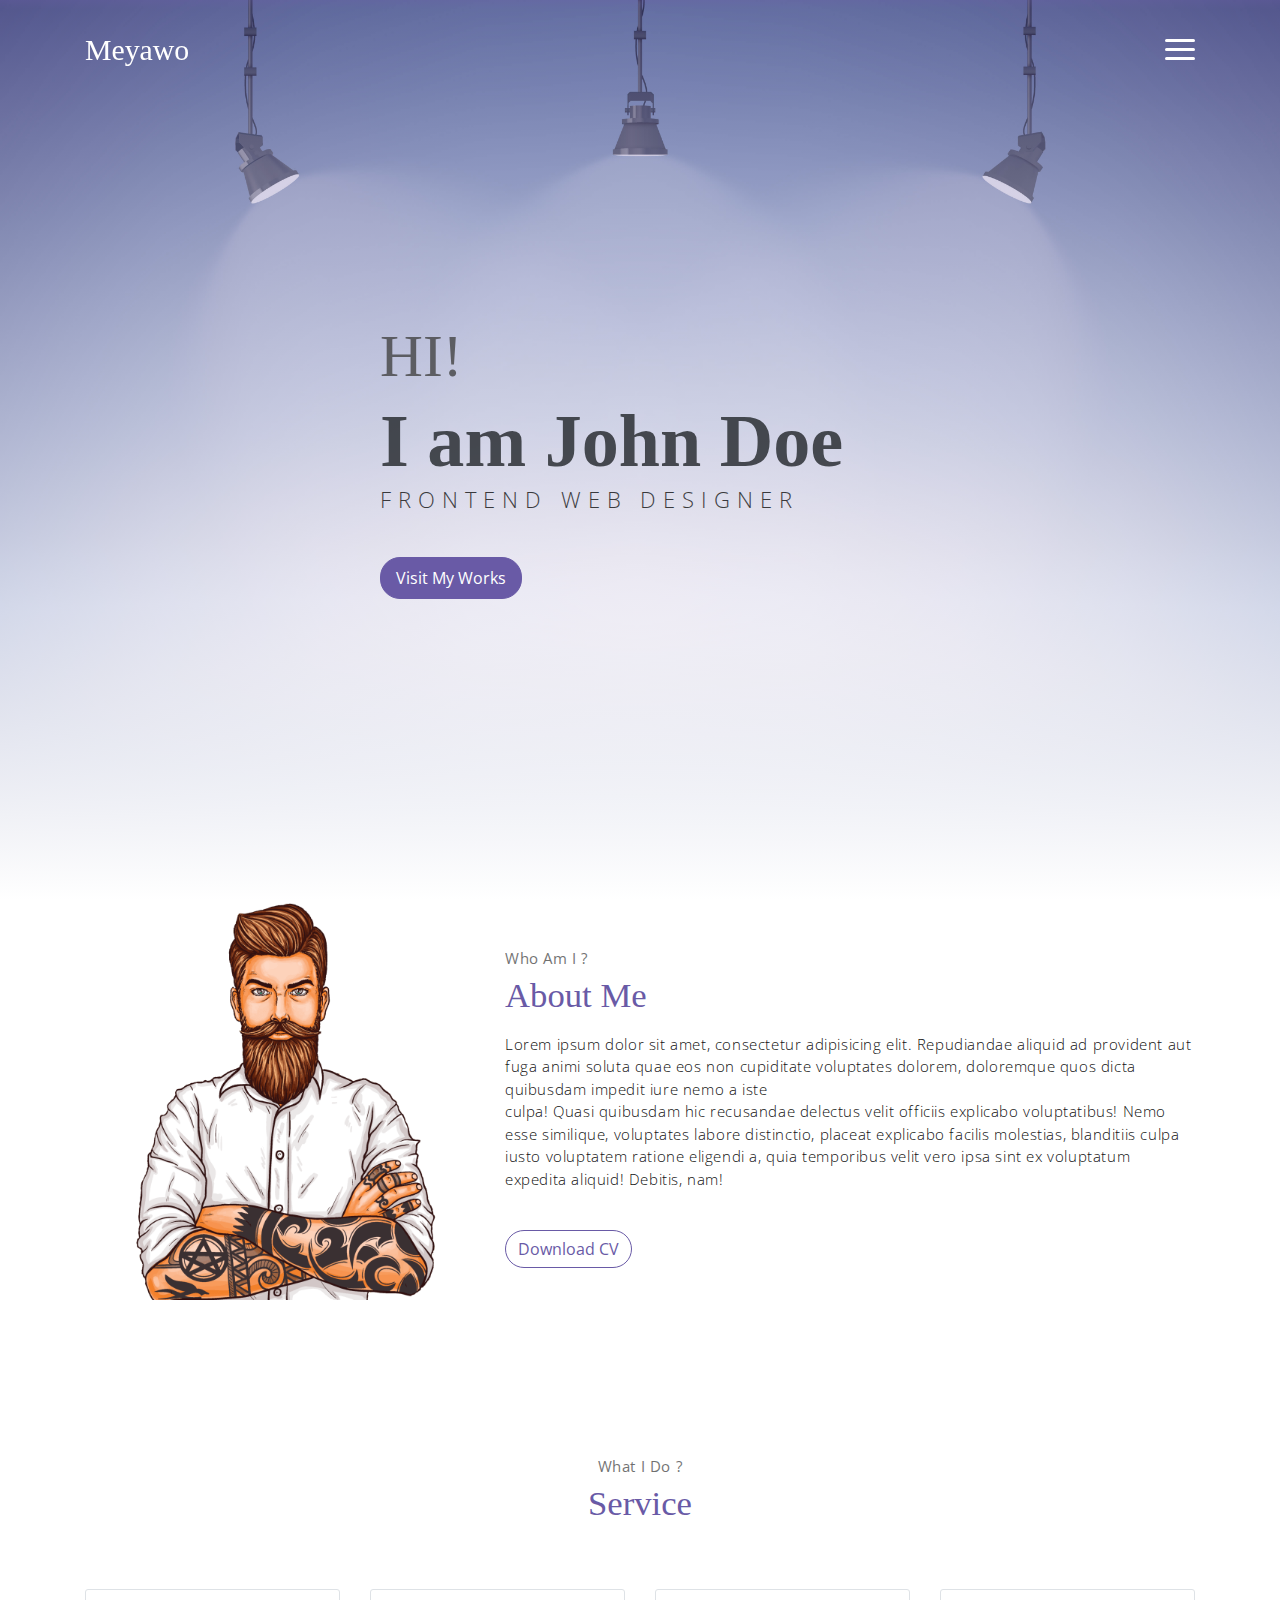
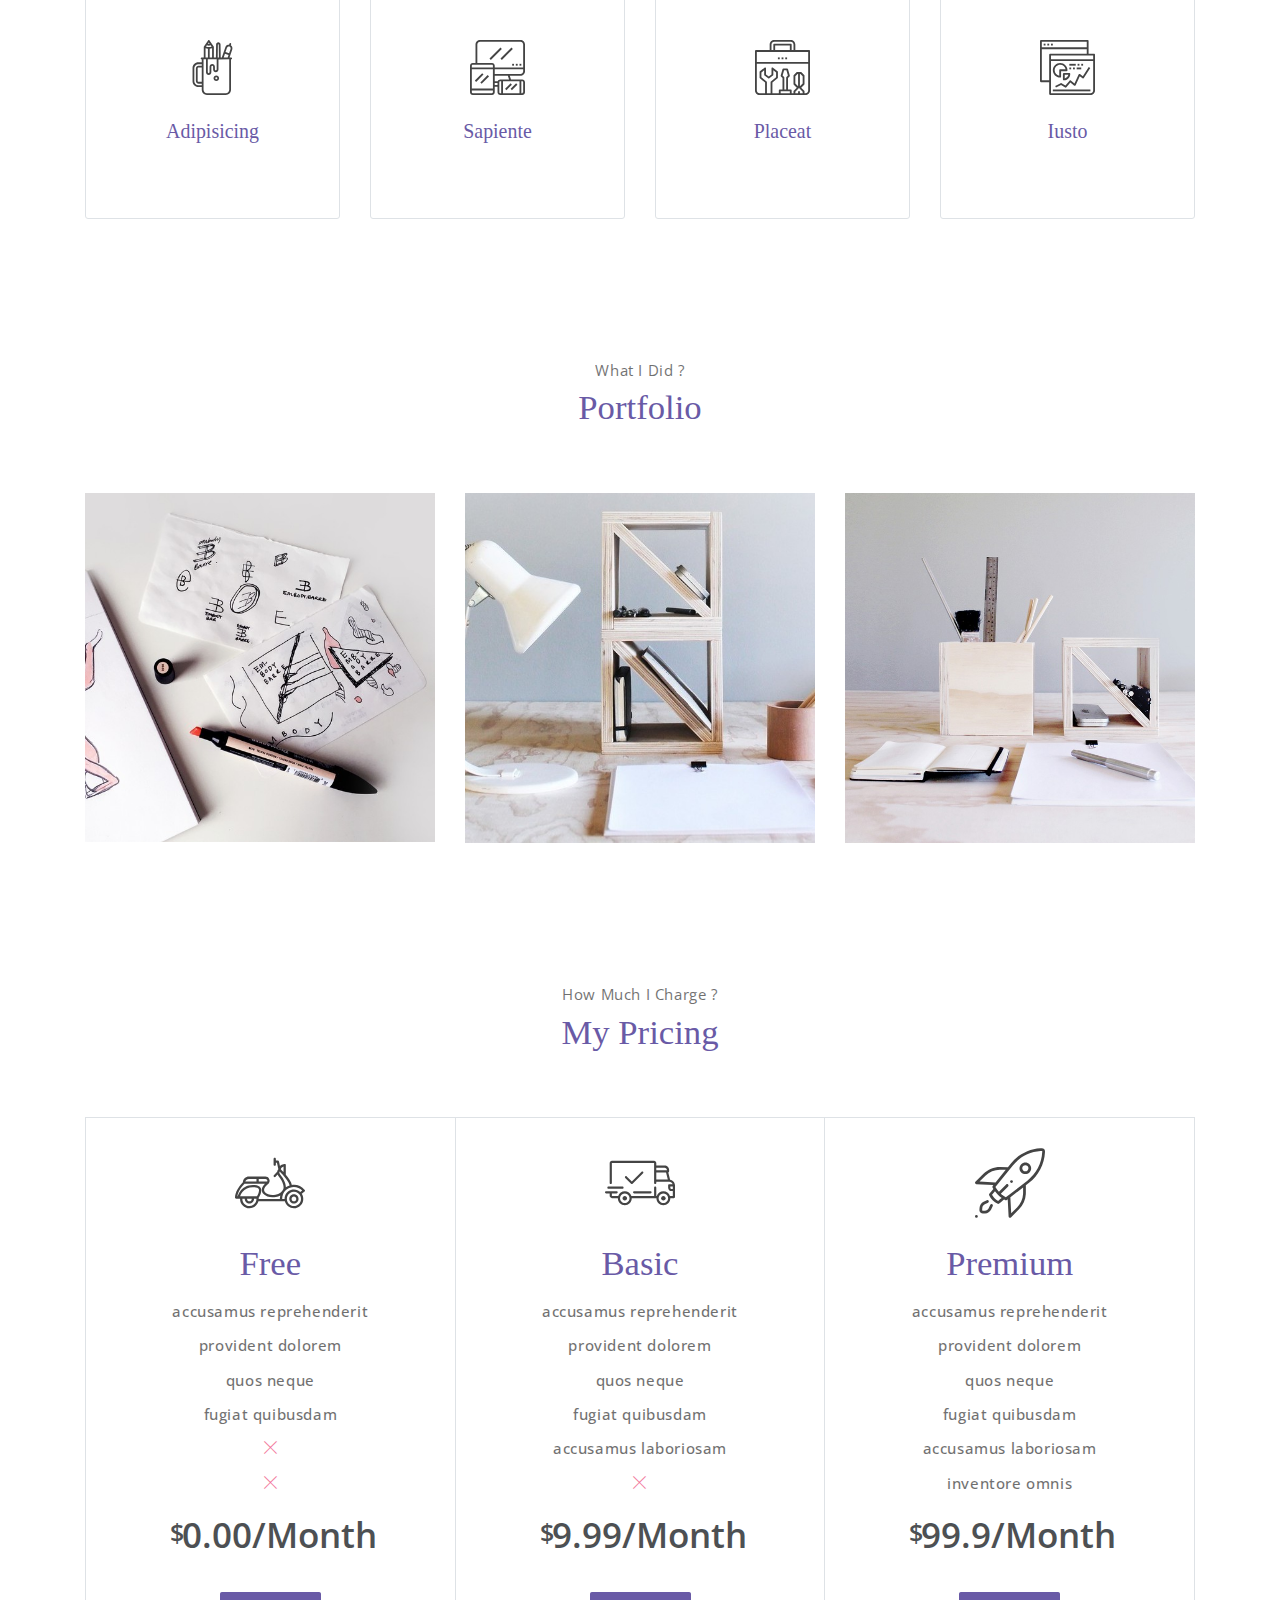
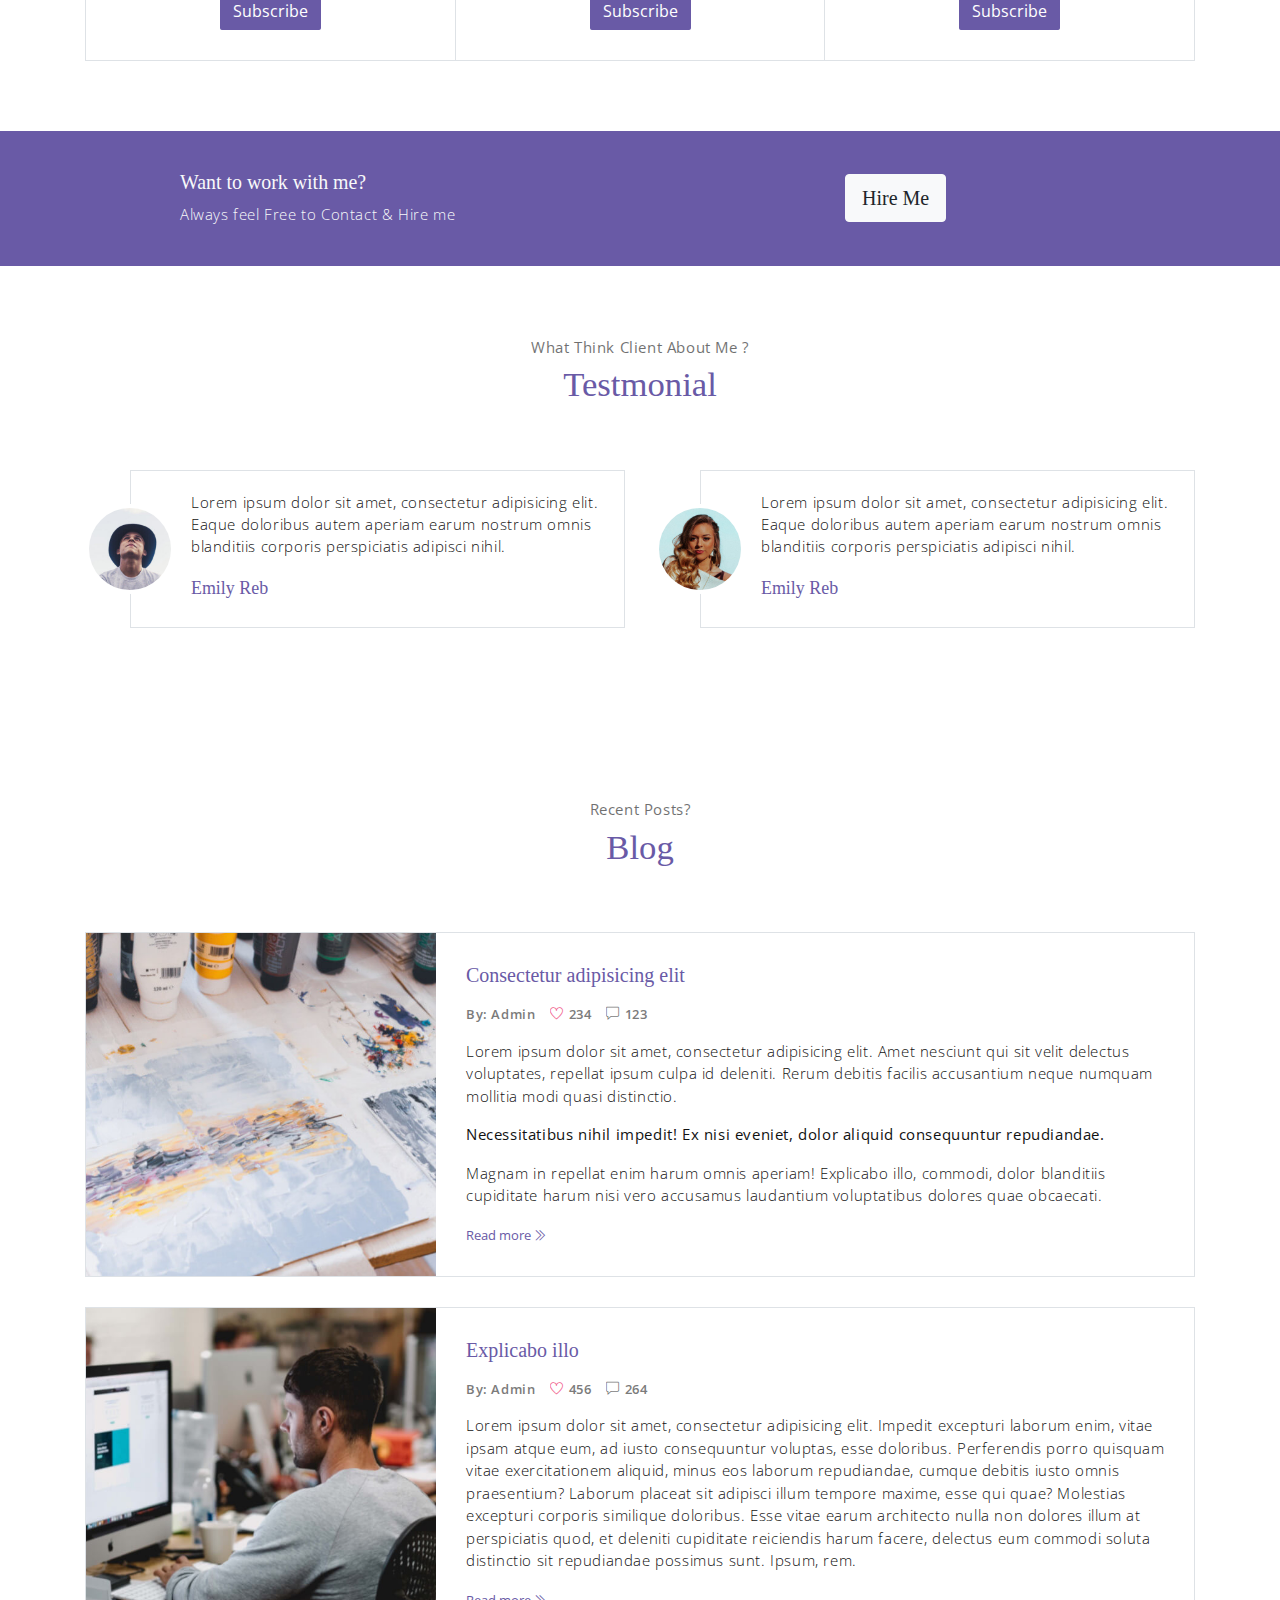
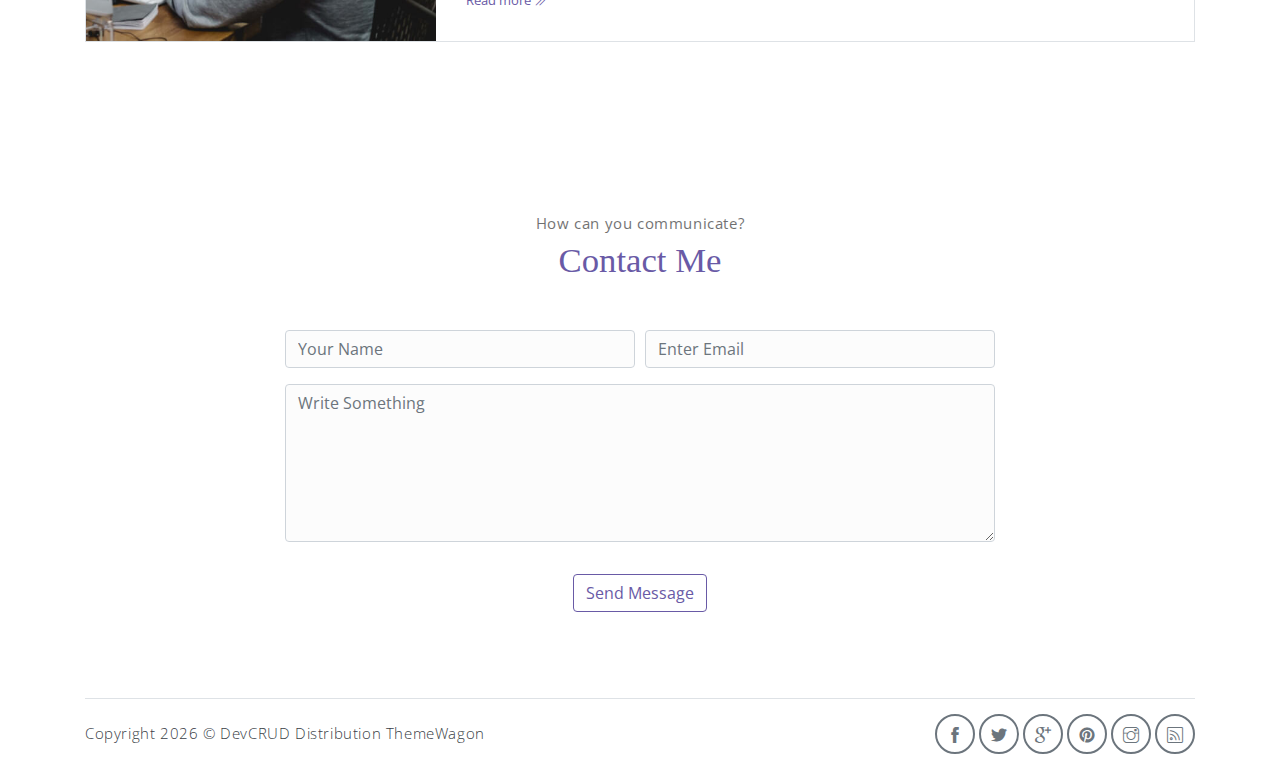
<file: index.html>
<!DOCTYPE html>
<html lang="en">

<head>
    <meta charset="utf-8">
    <meta name="viewport" content="width=device-width, initial-scale=1, shrink-to-fit=no">
    <meta name="description" content="Start your development with Meyawo landing page.">
    <meta name="author" content="Devcrud">
    <title>Meyawo Landing page | Free Bootstrap 4.3.x landing page</title>
    <!-- font icons -->
    <link rel="stylesheet" href="assets/vendors/themify-icons/css/themify-icons.css">
    <!-- Bootstrap + Meyawo main styles -->
    <link rel="stylesheet" href="assets/css/meyawo.css">
</head>

<body data-spy="scroll" data-target=".navbar" data-offset="40" id="home">

    <!-- Page Navbar -->
    <nav class="custom-navbar" data-spy="affix" data-offset-top="20">
        <div class="container">
            <a class="logo" href="#">Meyawo</a>
            <ul class="nav">
                <li class="item">
                    <a class="link" href="#home">Home</a>
                </li>
                <li class="item">
                    <a class="link" href="#about">About</a>
                </li>
                <li class="item">
                    <a class="link" href="#portfolio">Portfolio</a>
                </li>
                <li class="item">
                    <a class="link" href="#testmonial">Testmonial</a>
                </li>
                <li class="item">
                    <a class="link" href="#blog">Blog</a>
                </li>
                <li class="item">
                    <a class="link" href="#contact">Contact</a>
                </li>
                <li class="item ml-md-3">
                    <a href="components.html" class="btn btn-primary">Components</a>
                </li>
            </ul>
            <a href="javascript:void(0)" id="nav-toggle" class="hamburger hamburger--elastic">
                <div class="hamburger-box">
                    <div class="hamburger-inner"></div>
                </div>
            </a>
        </div>
    </nav><!-- End of Page Navbar -->

    <!-- page header -->
    <header id="home" class="header">
        <div class="overlay"></div>
        <div class="header-content container">
            <h1 class="header-title">
                <span class="up">HI!</span>
                <span class="down">I am John Doe</span>
            </h1>
            <p class="header-subtitle">FRONTEND WEB DESIGNER</p>

            <button class="btn btn-primary">Visit My Works</button>
        </div>
    </header><!-- end of page header -->

    <!-- about section -->
    <section class="section pt-0" id="about">
        <!-- container -->
        <div class="container text-center">
            <!-- about wrapper -->
            <div class="about">
                <div class="about-img-holder">
                    <img src="assets/imgs/man.png" class="about-img"
                        alt="Download free bootstrap 4 landing page, free boootstrap 4 templates, Download free bootstrap 4.1 landing page, free boootstrap 4.1.1 templates, meyawo Landing page">
                </div>
                <div class="about-caption">
                    <p class="section-subtitle">Who Am I ?</p>
                    <h2 class="section-title mb-3">About Me</h2>
                    <p>
                        Lorem ipsum dolor sit amet, consectetur adipisicing elit. Repudiandae aliquid ad provident aut
                        fuga animi soluta quae eos non cupiditate voluptates dolorem, doloremque quos dicta quibusdam
                        impedit iure nemo a iste
                        <br>culpa! Quasi quibusdam hic recusandae delectus velit officiis explicabo voluptatibus! Nemo
                        esse similique, voluptates labore distinctio, placeat explicabo facilis molestias, blanditiis
                        culpa iusto voluptatem ratione eligendi a, quia temporibus velit vero ipsa sint ex voluptatum
                        expedita aliquid! Debitis, nam!
                    </p>
                    <button class="btn-rounded btn btn-outline-primary mt-4">Download CV</button>
                </div>
            </div><!-- end of about wrapper -->
        </div><!-- end of container -->
    </section> <!-- end of about section -->

    <!-- service section -->
    <section class="section" id="service">
        <div class="container text-center">
            <p class="section-subtitle">What I Do ?</p>
            <h6 class="section-title mb-6">Service</h6>
            <!-- row -->
            <div class="row">
                <div class="col-md-6 col-lg-3">
                    <div class="service-card">
                        <div class="body">
                            <img src="assets/imgs/pencil-case.svg"
                                alt="Download free bootstrap 4 landing page, free boootstrap 4 templates, Download free bootstrap 4.1 landing page, free boootstrap 4.1.1 templates, meyawo Landing page"
                                class="icon">
                            <h6 class="title">Adipisicing</h6>
                            <p class="subtitle">Labore velit culpa adipisci excepturi consequuntur itaque in nam
                                molestias dolorem iste quod.</p>
                        </div>
                    </div>
                </div>
                <div class="col-md-6 col-lg-3">
                    <div class="service-card">
                        <div class="body">
                            <img src="assets/imgs/responsive.svg"
                                alt="Download free bootstrap 4 landing page, free boootstrap 4 templates, Download free bootstrap 4.1 landing page, free boootstrap 4.1.1 templates, meyawo Landing page"
                                class="icon">
                            <h6 class="title">Sapiente</h6>
                            <p class="subtitle">Labore velit culpa adipisci excepturi consequuntur itaque in nam
                                molestias dolorem iste quod.</p>
                        </div>
                    </div>
                </div>
                <div class="col-md-6 col-lg-3">
                    <div class="service-card">
                        <div class="body">
                            <img src="assets/imgs/toolbox.svg"
                                alt="Download free bootstrap 4 landing page, free boootstrap 4 templates, Download free bootstrap 4.1 landing page, free boootstrap 4.1.1 templates, meyawo Landing page"
                                class="icon">
                            <h6 class="title">Placeat</h6>
                            <p class="subtitle">Labore velit culpa adipisci excepturi consequuntur itaque in nam
                                molestias dolorem iste quod.</p>
                        </div>
                    </div>
                </div>
                <div class="col-md-6 col-lg-3">
                    <div class="service-card">
                        <div class="body">
                            <img src="assets/imgs/analytics.svg"
                                alt="Download free bootstrap 4 landing page, free boootstrap 4 templates, Download free bootstrap 4.1 landing page, free boootstrap 4.1.1 templates, meyawo Landing page"
                                class="icon">
                            <h6 class="title">Iusto</h6>
                            <p class="subtitle">Labore velit culpa adipisci excepturi consequuntur itaque in nam
                                molestias dolorem iste quod.</p>
                        </div>
                    </div>
                </div>
            </div><!-- end of row -->
        </div>
    </section><!-- end of service section -->

    <!-- portfolio section -->
    <section class="section" id="portfolio">
        <div class="container text-center">
            <p class="section-subtitle">What I Did ?</p>
            <h6 class="section-title mb-6">Portfolio</h6>
            <!-- row -->
            <div class="row">
                <div class="col-md-4">
                    <a href="#" class="portfolio-card">
                        <img src="assets/imgs/folio-1.jpg" class="portfolio-card-img"
                            alt="Download free bootstrap 4 landing page, free boootstrap 4 templates, Download free bootstrap 4.1 landing page, free boootstrap 4.1.1 templates, meyawo Landing page">
                        <span class="portfolio-card-overlay">
                            <span class="portfolio-card-caption">
                                <h4>Web Designing</h5>
                                    <p class="font-weight-normal">Category: Web Templates</p>
                            </span>
                        </span>
                    </a>
                </div>
                <div class="col-md-4">
                    <a href="#" class="portfolio-card">
                        <img class="portfolio-card-img" src="assets/imgs/folio-2.jpg" class="img-responsive rounded"
                            alt="Download free bootstrap 4 landing page, free boootstrap 4 templates, Download free bootstrap 4.1 landing page, free boootstrap 4.1.1 templates, meyawo Landing page">
                        <span class="portfolio-card-overlay">
                            <span class="portfolio-card-caption">
                                <h4>Web Designing</h5>
                                    <p class="font-weight-normal">Category: Web Templates</p>
                            </span>
                        </span>
                    </a>
                </div>
                <div class="col-md-4">
                    <a href="#" class="portfolio-card">
                        <img class="portfolio-card-img" src="assets/imgs/folio-3.jpg" class="img-responsive rounded"
                            alt="Download free bootstrap 4 landing page, free boootstrap 4 templates, Download free bootstrap 4.1 landing page, free boootstrap 4.1.1 templates, meyawo Landing page">
                        <span class="portfolio-card-overlay">
                            <span class="portfolio-card-caption">
                                <h4>Web Designing</h5>
                                    <p class="font-weight-normal">Category: Web Templates</p>
                            </span>
                        </span>
                    </a>
                </div>
            </div><!-- end of row -->
        </div><!-- end of container -->
    </section> <!-- end of portfolio section -->

    <!-- pricing section -->
    <section class="section" id="pricing">
        <div class="container text-center">
            <p class="section-subtitle">How Much I Charge ?</p>
            <h6 class="section-title mb-6">My Pricing</h6>
            <!-- row -->
            <div class="pricing-wrapper">
                <div class="pricing-card">
                    <div class="pricing-card-header">
                        <img class="pricing-card-icon" src="assets/imgs/scooter.svg"
                            alt="Download free bootstrap 4 landing page, free boootstrap 4 templates, Download free bootstrap 4.1 landing page, free boootstrap 4.1.1 templates, meyawo Landing page">
                    </div>
                    <div class="pricing-card-body">
                        <h6 class="pricing-card-title">Free</h6>
                        <div class="pricing-card-list">
                            <p>accusamus reprehenderit</p>
                            <p>provident dolorem </p>
                            <p>quos neque</p>
                            <p>fugiat quibusdam</p>
                            <p><i class="ti-close"></i></p>
                            <p><i class="ti-close"></i></p>
                        </div>
                    </div>
                    <div class="pricing-card-footer">
                        <span>$</span>
                        <span>0.00/Month</span>
                    </div>
                    <a href="#" class="btn btn-primary mt-3 pricing-card-btn">Subscribe</a>
                </div>
                <div class="pricing-card">
                    <div class="pricing-card-header">
                        <img class="pricing-card-icon" src="assets/imgs/shipped.svg"
                            alt="Download free bootstrap 4 landing page, free boootstrap 4 templates, Download free bootstrap 4.1 landing page, free boootstrap 4.1.1 templates, meyawo Landing page">
                    </div>
                    <div class="pricing-card-body">
                        <h6 class="pricing-card-title">Basic</h6>
                        <div class="pricing-card-list">
                            <p>accusamus reprehenderit</p>
                            <p>provident dolorem </p>
                            <p>quos neque</p>
                            <p>fugiat quibusdam</p>
                            <p>accusamus laboriosam</p>
                            <p><i class="ti-close"></i></p>
                        </div>
                    </div>
                    <div class="pricing-card-footer">
                        <span>$</span>
                        <span>9.99/Month</span>
                    </div>
                    <a href="#" class="btn btn-primary mt-3 pricing-card-btn">Subscribe</a>
                </div>
                <div class="pricing-card">
                    <div class="pricing-card-header">
                        <img class="pricing-card-icon" src="assets/imgs/startup.svg"
                            alt="Download free bootstrap 4 landing page, free boootstrap 4 templates, Download free bootstrap 4.1 landing page, free boootstrap 4.1.1 templates, meyawo Landing page">
                    </div>
                    <div class="pricing-card-body">
                        <h6 class="pricing-card-title">Premium</h6>
                        <div class="pricing-card-list">
                            <p>accusamus reprehenderit</p>
                            <p>provident dolorem </p>
                            <p>quos neque</p>
                            <p>fugiat quibusdam</p>
                            <p>accusamus laboriosam</p>
                            <p>inventore omnis</p>
                        </div>
                    </div>
                    <div class="pricing-card-footer">
                        <span>$</span>
                        <span>99.9/Month</span>
                    </div>
                    <a href="#" class="btn btn-primary mt-3 pricing-card-btn">Subscribe</a>
                </div>

            </div><!-- end of pricing wrapper -->
        </div> <!-- end of container -->
    </section><!-- end of pricing section -->

    <!-- section -->
    <section class="section-sm bg-primary">
        <!-- container -->
        <div class="container text-center text-sm-left">
            <!-- row -->
            <div class="row align-items-center">
                <div class="col-sm offset-md-1 mb-4 mb-md-0">
                    <h6 class="title text-light">Want to work with me?</h6>
                    <p class="m-0 text-light">Always feel Free to Contact & Hire me</p>
                </div>
                <div class="col-sm offset-sm-2 offset-md-3">
                    <button class="btn btn-lg my-font btn-light rounded">Hire Me</button>
                </div>
            </div> <!-- end of row -->
        </div> <!-- end of container -->
    </section> <!-- end of section -->

    <!-- testimonial section -->
    <section class="section" id="testmonial">
        <div class="container text-center">
            <p class="section-subtitle">What Think Client About Me ?</p>
            <h6 class="section-title mb-6">Testmonial</h6>

            <!-- row -->
            <div class="row">
                <div class="col-md-6">
                    <div class="testimonial-card">
                        <div class="testimonial-card-img-holder">
                            <img src="assets/imgs/avatar2.jpg" class="testimonial-card-img"
                                alt="Download free bootstrap 4 landing page, free boootstrap 4 templates, Download free bootstrap 4.1 landing page, free boootstrap 4.1.1 templates, meyawo Landing page">
                        </div>
                        <div class="testimonial-card-body">
                            <p class="testimonial-card-subtitle">Lorem ipsum dolor sit amet, consectetur adipisicing
                                elit. Eaque doloribus autem aperiam earum nostrum omnis blanditiis corporis perspiciatis
                                adipisci nihil.</p>
                            <h6 class="testimonial-card-title">Emily Reb</h6>
                        </div>
                    </div>
                </div>
                <div class="col-md-6">
                    <div class="testimonial-card">
                        <div class="testimonial-card-img-holder">
                            <img src="assets/imgs/avatar3.jpg" class="testimonial-card-img"
                                alt="Download free bootstrap 4 landing page, free boootstrap 4 templates, Download free bootstrap 4.1 landing page, free boootstrap 4.1.1 templates, meyawo Landing page">
                        </div>
                        <div class="testimonial-card-body">
                            <p class="testimonial-card-subtitle">Lorem ipsum dolor sit amet, consectetur adipisicing
                                elit. Eaque doloribus autem aperiam earum nostrum omnis blanditiis corporis perspiciatis
                                adipisci nihil.</p>
                            <h6 class="testimonial-card-title">Emily Reb</h6>
                        </div>
                    </div>
                </div>
            </div>
        </div> <!-- end of container -->
    </section> <!-- end of testimonial section -->

    <!-- blog section -->
    <section class="section" id="blog">
        <!-- container -->
        <div class="container text-center">
            <p class="section-subtitle">Recent Posts?</p>
            <h6 class="section-title mb-6">Blog</h6>
            <!-- blog-wrapper -->
            <div class="blog-card">
                <div class="blog-card-header">
                    <img src="assets/imgs/img-1.jpg" class="blog-card-img"
                        alt="Download free bootstrap 4 landing page, free boootstrap 4 templates, Download free bootstrap 4.1 landing page, free boootstrap 4.1.1 templates, meyawo Landing page">
                </div>
                <div class="blog-card-body">
                    <h5 class="blog-card-title">Consectetur adipisicing elit</h6>

                        <p class="blog-card-caption">
                            <a href="#">By: Admin</a>
                            <a href="#"><i class="ti-heart text-danger"></i> 234</a>
                            <a href="#"><i class="ti-comment"></i> 123</a>
                        </p>
                        <p>Lorem ipsum dolor sit amet, consectetur adipisicing elit. Amet nesciunt qui sit velit
                            delectus voluptates, repellat ipsum culpa id deleniti. Rerum debitis facilis accusantium
                            neque numquam mollitia modi quasi distinctio.</p>

                        <p><b>Necessitatibus nihil impedit! Ex nisi eveniet, dolor aliquid consequuntur repudiandae.</b>
                        </p>
                        <p>Magnam in repellat enim harum omnis aperiam! Explicabo illo, commodi, dolor blanditiis
                            cupiditate harum nisi vero accusamus laudantium voluptatibus dolores quae obcaecati.</p>

                        <a href="#" class="blog-card-link">Read more <i class="ti-angle-double-right"></i></a>
                </div>
            </div><!-- end of blog wrapper -->

            <!-- blog-wrapper -->
            <div class="blog-card">
                <div class="blog-card-header">
                    <img src="assets/imgs/img-2.jpg" class="blog-card-img"
                        alt="Download free bootstrap 4 landing page, free boootstrap 4 templates, Download free bootstrap 4.1 landing page, free boootstrap 4.1.1 templates, meyawo Landing page">
                </div>
                <div class="blog-card-body">
                    <h5 class="blog-card-title">Explicabo illo</h6>

                        <p class="blog-card-caption">
                            <a href="#">By: Admin</a>
                            <a href="#"><i class="ti-heart text-danger"></i> 456</a>
                            <a href="#"><i class="ti-comment"></i> 264</a>
                        </p>

                        <p>Lorem ipsum dolor sit amet, consectetur adipisicing elit. Impedit excepturi laborum enim,
                            vitae ipsam atque eum, ad iusto consequuntur voluptas, esse doloribus. Perferendis porro
                            quisquam vitae exercitationem aliquid, minus eos laborum repudiandae, cumque debitis iusto
                            omnis praesentium? Laborum placeat sit adipisci illum tempore maxime, esse qui quae?
                            Molestias excepturi corporis similique doloribus. Esse vitae earum architecto nulla non
                            dolores illum at perspiciatis quod, et deleniti cupiditate reiciendis harum facere, delectus
                            eum commodi soluta distinctio sit repudiandae possimus sunt. Ipsum, rem.</p>

                        <a href="#" class="blog-card-link">Read more <i class="ti-angle-double-right"></i></a>
                </div>
            </div><!-- end of blog wrapper -->

        </div><!-- end of container -->
    </section><!-- end of blog section -->

    <!-- contact section -->
    <section class="section" id="contact">
        <div class="container text-center">
            <p class="section-subtitle">How can you communicate?</p>
            <h6 class="section-title mb-5">Contact Me</h6>
            <!-- contact form -->
            <form action="" class="contact-form col-md-10 col-lg-8 m-auto">
                <div class="form-row">
                    <div class="form-group col-sm-6">
                        <input type="text" size="50" class="form-control" placeholder="Your Name" required>
                    </div>
                    <div class="form-group col-sm-6">
                        <input type="email" class="form-control" placeholder="Enter Email" requried>
                    </div>
                    <div class="form-group col-sm-12">
                        <textarea name="comment" id="comment" rows="6" class="form-control"
                            placeholder="Write Something"></textarea>
                    </div>
                    <div class="form-group col-sm-12 mt-3">
                        <input type="submit" value="Send Message" class="btn btn-outline-primary rounded">
                    </div>
                </div>
            </form><!-- end of contact form -->
        </div><!-- end of container -->
    </section><!-- end of contact section -->

    <!-- footer -->
    <div class="container">
        <footer class="footer">
            <p class="mb-0">Copyright
                <script>document.write(new Date().getFullYear())</script> &copy; <a
                    href="http://www.devcrud.com">DevCRUD</a> Distribution <a
                    href="https://themewagon.com">ThemeWagon</a>
            </p>
            <div class="social-links text-right m-auto ml-sm-auto">
                <a href="javascript:void(0)" class="link"><i class="ti-facebook"></i></a>
                <a href="javascript:void(0)" class="link"><i class="ti-twitter-alt"></i></a>
                <a href="javascript:void(0)" class="link"><i class="ti-google"></i></a>
                <a href="javascript:void(0)" class="link"><i class="ti-pinterest-alt"></i></a>
                <a href="javascript:void(0)" class="link"><i class="ti-instagram"></i></a>
                <a href="javascript:void(0)" class="link"><i class="ti-rss"></i></a>
            </div>
        </footer>
    </div> <!-- end of page footer -->

    <!-- core  -->
    <script src="assets/vendors/jquery/jquery-3.4.1.js"></script>
    <script src="assets/vendors/bootstrap/bootstrap.bundle.js"></script>

    <!-- bootstrap 3 affix -->
    <script src="assets/vendors/bootstrap/bootstrap.affix.js"></script>

    <!-- Meyawo js -->
    <script src="assets/js/meyawo.js"></script>

</body>

</html>
</file>
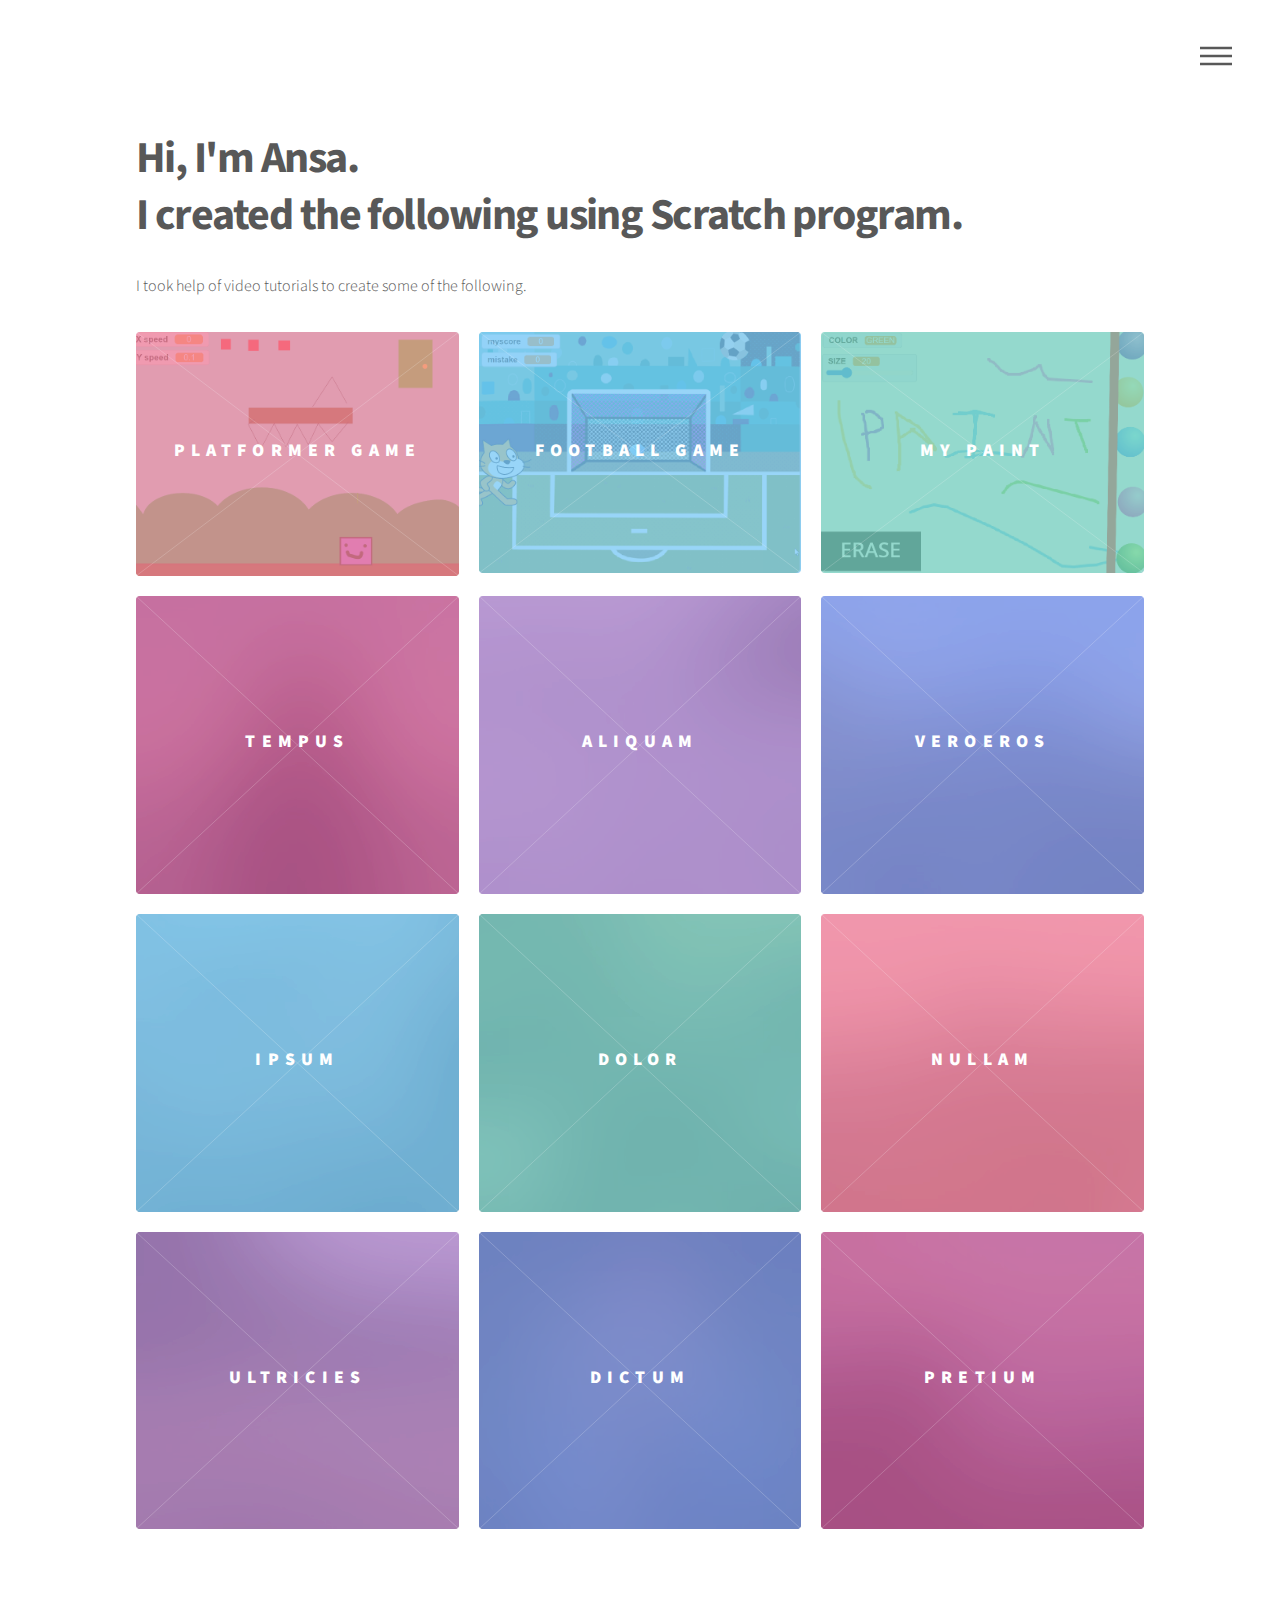
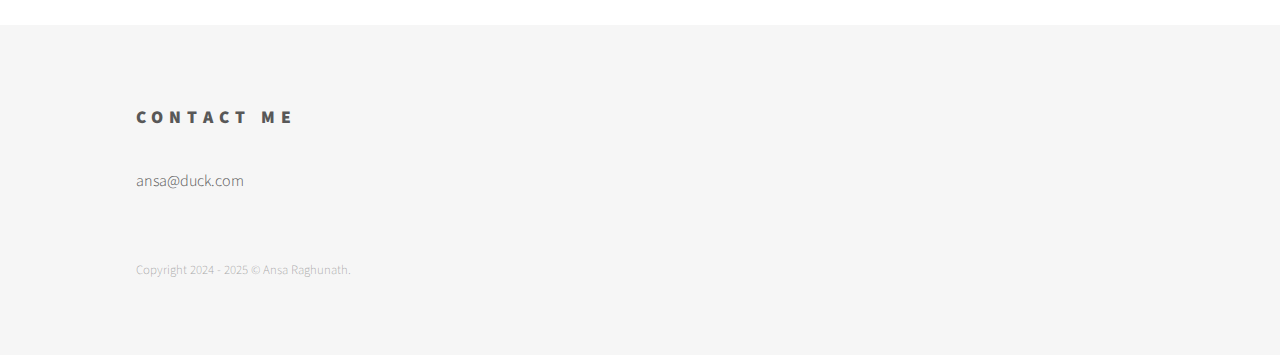
<file: scratch/index.html>
<!DOCTYPE HTML>

<html>
	<head>
		<title>Ansa's Scratch Projects</title>
		<meta charset="utf-8" />
		<meta name="viewport" content="width=device-width, initial-scale=1, user-scalable=no" />
		<link rel="stylesheet" href="assets/css/main.css" />
		<noscript><link rel="stylesheet" href="assets/css/noscript.css" /></noscript>
		    <meta name="author" content="RaNa">
		    <link rel="apple-touch-icon" sizes="180x180" href="/assets/imgs/apple-touch-icon.png">
		    <link rel="icon" type="image/png" sizes="32x32" href="/assets/imgs/favicon-32x32.png">
		    <link rel="icon" type="image/png" sizes="16x16" href="/assets/imgs/favicon-16x16.png">
		    <link rel="icon" type="image/x-icon" href="/assets/imgs/favicon.ico">
	</head>
	<body class="is-preload">
		<!-- Wrapper -->
			<div id="wrapper">

				<!-- Header -->
					<header id="header">
						<div class="inner">

							<!-- Logo -->
								<!--a href="index.html" class="logo">
									<span class="symbol"><img src="images/logo.svg" alt="" /></span><span class="title">Phantom</span>
							</a-->

							<!-- Nav -->
								<nav>
									<ul>
										<li><a href="#menu">Menu</a></li>
									</ul>
								</nav>

						</div>
					</header>

				<!-- Menu -->
					<nav id="menu">
						<h2>Menu</h2>
						<ul>
							<li><a href="#">Scratch Home</a></li>
							<li><a href="/">Ansa's Home Page</a></li>
						</ul>
					</nav>

				<!-- Main -->
					<div id="main">
						<div class="inner">
							<header>
								<h1>Hi, I'm Ansa. <br />
								I created the following using Scratch program.</h1>
								<p>I took help of video tutorials to create some of the following.</p>
							</header>
							<section class="tiles">
								<article class="style1">
									<span class="image">
										<img src="uploads/platformer_game.png" alt="" />
									</span>
									<a href="uploads/platformer_game.sb3">
										<h2>Platformer Game</h2>
										<div class="content">
											<p>Move your character using the arrow keys and avoid the danger.</p>
										</div>
									</a>
								</article>
								<article class="style2">
									<span class="image">
										<img src="uploads/football_gameson.png" alt="" />
									</span>
									<a href="uploads/football_gameson.sb3">
										<h2>Football Game</h2>
										<div class="content">
											<p>Kick the ball away from the goal. </p>
										</div>
									</a>
								</article>
								<article class="style3">
									<span class="image">
										<img src="uploads/mypaint.png" alt="" />
									</span>
									<a href="uploads/mypaint.sb3">
										<h2>My Paint</h2>
										<div class="content">
											<p>Express your emotions with paint.</p>
										</div>
									</a>
								</article>
								<article class="style4">
									<span class="image">
										<img src="images/pic04.jpg" alt="" />
									</span>
									<a href="generic.html">
										<h2>Tempus</h2>
										<div class="content">
											<p>Sed nisl arcu euismod sit amet nisi lorem etiam dolor veroeros et feugiat.</p>
										</div>
									</a>
								</article>
								<article class="style5">
									<span class="image">
										<img src="images/pic05.jpg" alt="" />
									</span>
									<a href="generic.html">
										<h2>Aliquam</h2>
										<div class="content">
											<p>Sed nisl arcu euismod sit amet nisi lorem etiam dolor veroeros et feugiat.</p>
										</div>
									</a>
								</article>
								<article class="style6">
									<span class="image">
										<img src="images/pic06.jpg" alt="" />
									</span>
									<a href="generic.html">
										<h2>Veroeros</h2>
										<div class="content">
											<p>Sed nisl arcu euismod sit amet nisi lorem etiam dolor veroeros et feugiat.</p>
										</div>
									</a>
								</article>
								<article class="style2">
									<span class="image">
										<img src="images/pic07.jpg" alt="" />
									</span>
									<a href="generic.html">
										<h2>Ipsum</h2>
										<div class="content">
											<p>Sed nisl arcu euismod sit amet nisi lorem etiam dolor veroeros et feugiat.</p>
										</div>
									</a>
								</article>
								<article class="style3">
									<span class="image">
										<img src="images/pic08.jpg" alt="" />
									</span>
									<a href="generic.html">
										<h2>Dolor</h2>
										<div class="content">
											<p>Sed nisl arcu euismod sit amet nisi lorem etiam dolor veroeros et feugiat.</p>
										</div>
									</a>
								</article>
								<article class="style1">
									<span class="image">
										<img src="images/pic09.jpg" alt="" />
									</span>
									<a href="generic.html">
										<h2>Nullam</h2>
										<div class="content">
											<p>Sed nisl arcu euismod sit amet nisi lorem etiam dolor veroeros et feugiat.</p>
										</div>
									</a>
								</article>
								<article class="style5">
									<span class="image">
										<img src="images/pic10.jpg" alt="" />
									</span>
									<a href="generic.html">
										<h2>Ultricies</h2>
										<div class="content">
											<p>Sed nisl arcu euismod sit amet nisi lorem etiam dolor veroeros et feugiat.</p>
										</div>
									</a>
								</article>
								<article class="style6">
									<span class="image">
										<img src="images/pic11.jpg" alt="" />
									</span>
									<a href="generic.html">
										<h2>Dictum</h2>
										<div class="content">
											<p>Sed nisl arcu euismod sit amet nisi lorem etiam dolor veroeros et feugiat.</p>
										</div>
									</a>
								</article>
								<article class="style4">
									<span class="image">
										<img src="images/pic12.jpg" alt="" />
									</span>
									<a href="generic.html">
										<h2>Pretium</h2>
										<div class="content">
											<p>Sed nisl arcu euismod sit amet nisi lorem etiam dolor veroeros et feugiat.</p>
										</div>
									</a>
								</article>
							</section>
						</div>
					</div>

				<!-- Footer -->
					<footer id="footer">
						<div class="inner">
							<section>
								<h2>Contact me</h2>
								<!--form method="post" action="#">
									<div class="fields">
										<div class="field half">
											<input type="text" name="name" id="name" placeholder="Name" />
										</div>
										<div class="field half">
											<input type="email" name="email" id="email" placeholder="Email" />
										</div>
										<div class="field">
											<textarea name="message" id="message" placeholder="Message"></textarea>
										</div>
									</div>
									<ul class="actions">
										<li><input type="submit" value="Send" class="primary" /></li>
									</ul>
								</form-->
								<p> ansa@duck.com </p>
							</section>
							<!--section>
								<h2>Follow</h2>
								<ul class="icons">
									<li><a href="#" class="icon brands style2 fa-twitter"><span class="label">Twitter</span></a></li>
									<li><a href="#" class="icon brands style2 fa-facebook-f"><span class="label">Facebook</span></a></li>
									<li><a href="#" class="icon brands style2 fa-instagram"><span class="label">Instagram</span></a></li>
									<li><a href="#" class="icon brands style2 fa-dribbble"><span class="label">Dribbble</span></a></li>
									<li><a href="#" class="icon brands style2 fa-github"><span class="label">GitHub</span></a></li>
									<li><a href="#" class="icon brands style2 fa-500px"><span class="label">500px</span></a></li>
									<li><a href="#" class="icon solid style2 fa-phone"><span class="label">Phone</span></a></li>
									<li><a href="#" class="icon solid style2 fa-envelope"><span class="label">Email</span></a></li>
								</ul>
							</section-->
							<ul class="copyright">
								<li>Copyright 2024 - 2025 &copy; Ansa Raghunath.</li>
							</ul>
						</div>
					</footer>

			</div>

		<!-- Scripts -->
			<script src="assets/js/jquery.min.js"></script>
			<script src="assets/js/browser.min.js"></script>
			<script src="assets/js/breakpoints.min.js"></script>
			<script src="assets/js/util.js"></script>
			<script src="assets/js/main.js"></script>

	</body>
</html>
</file>
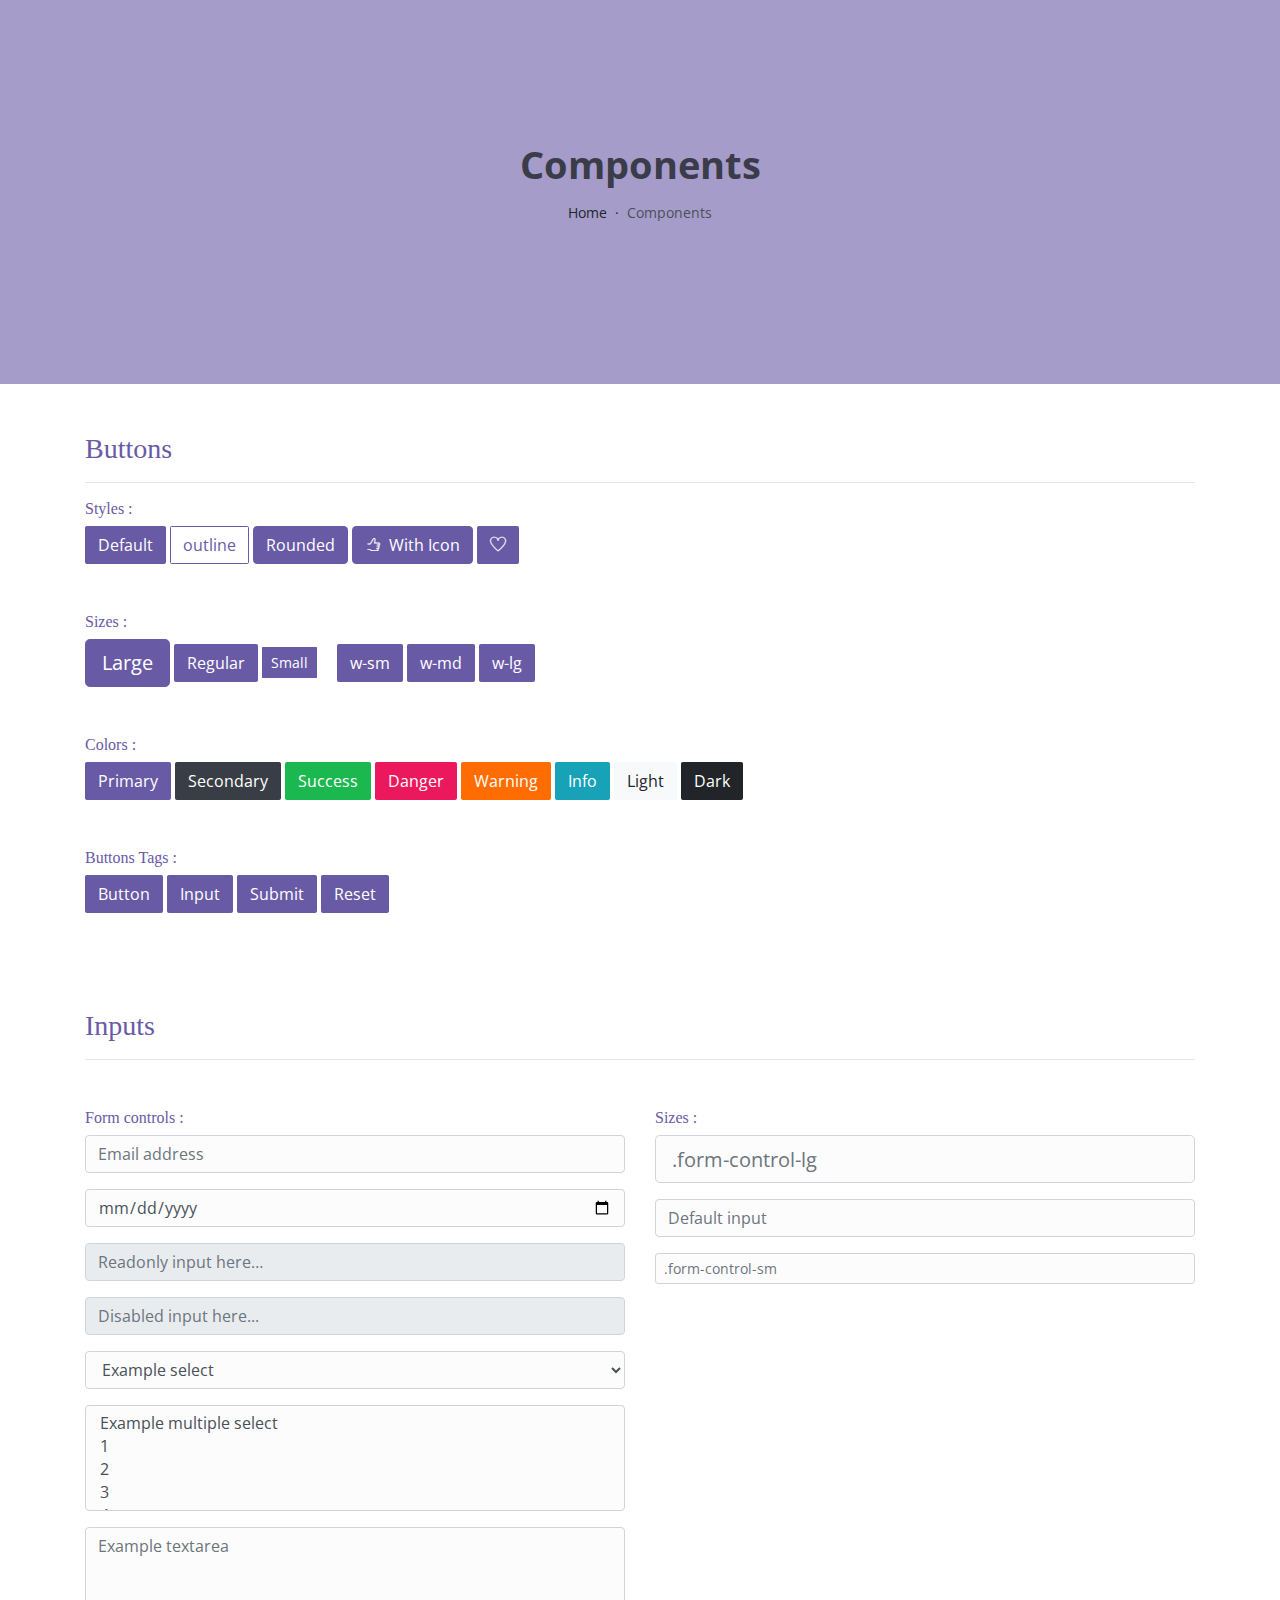
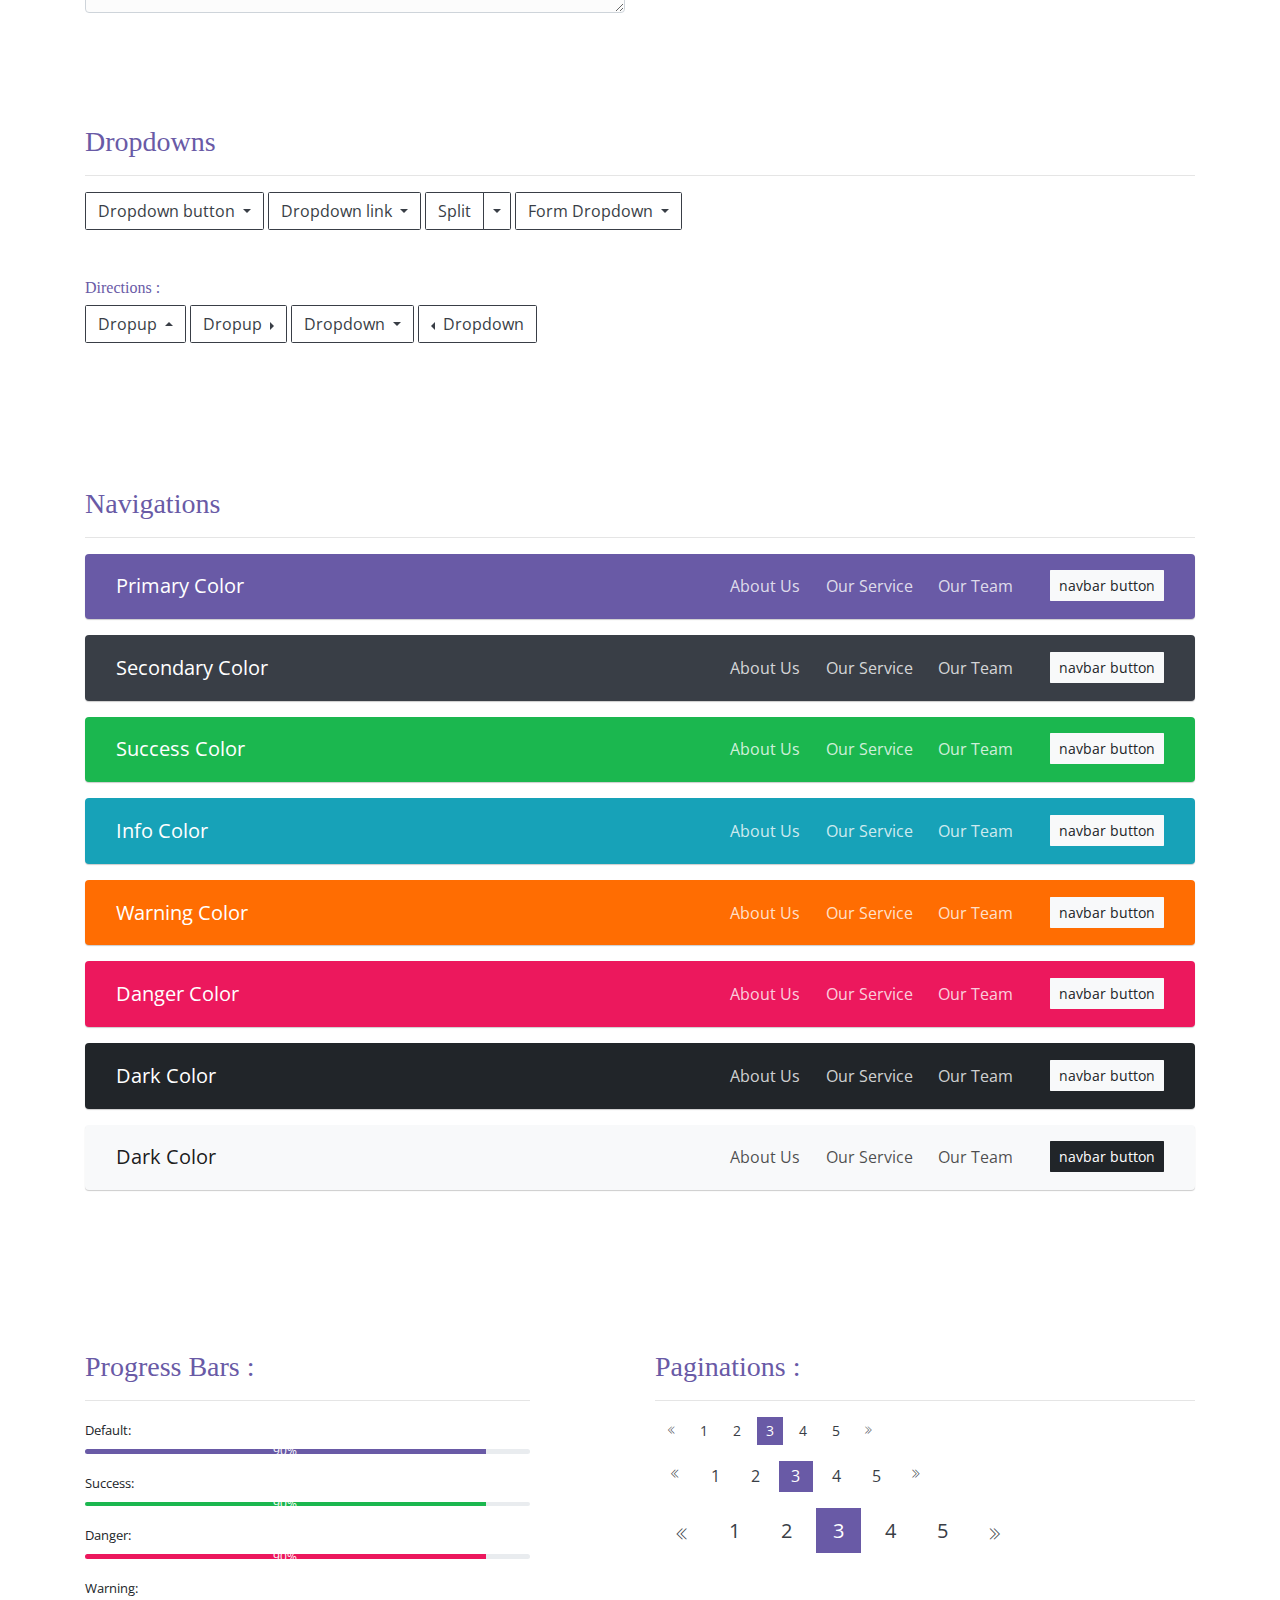
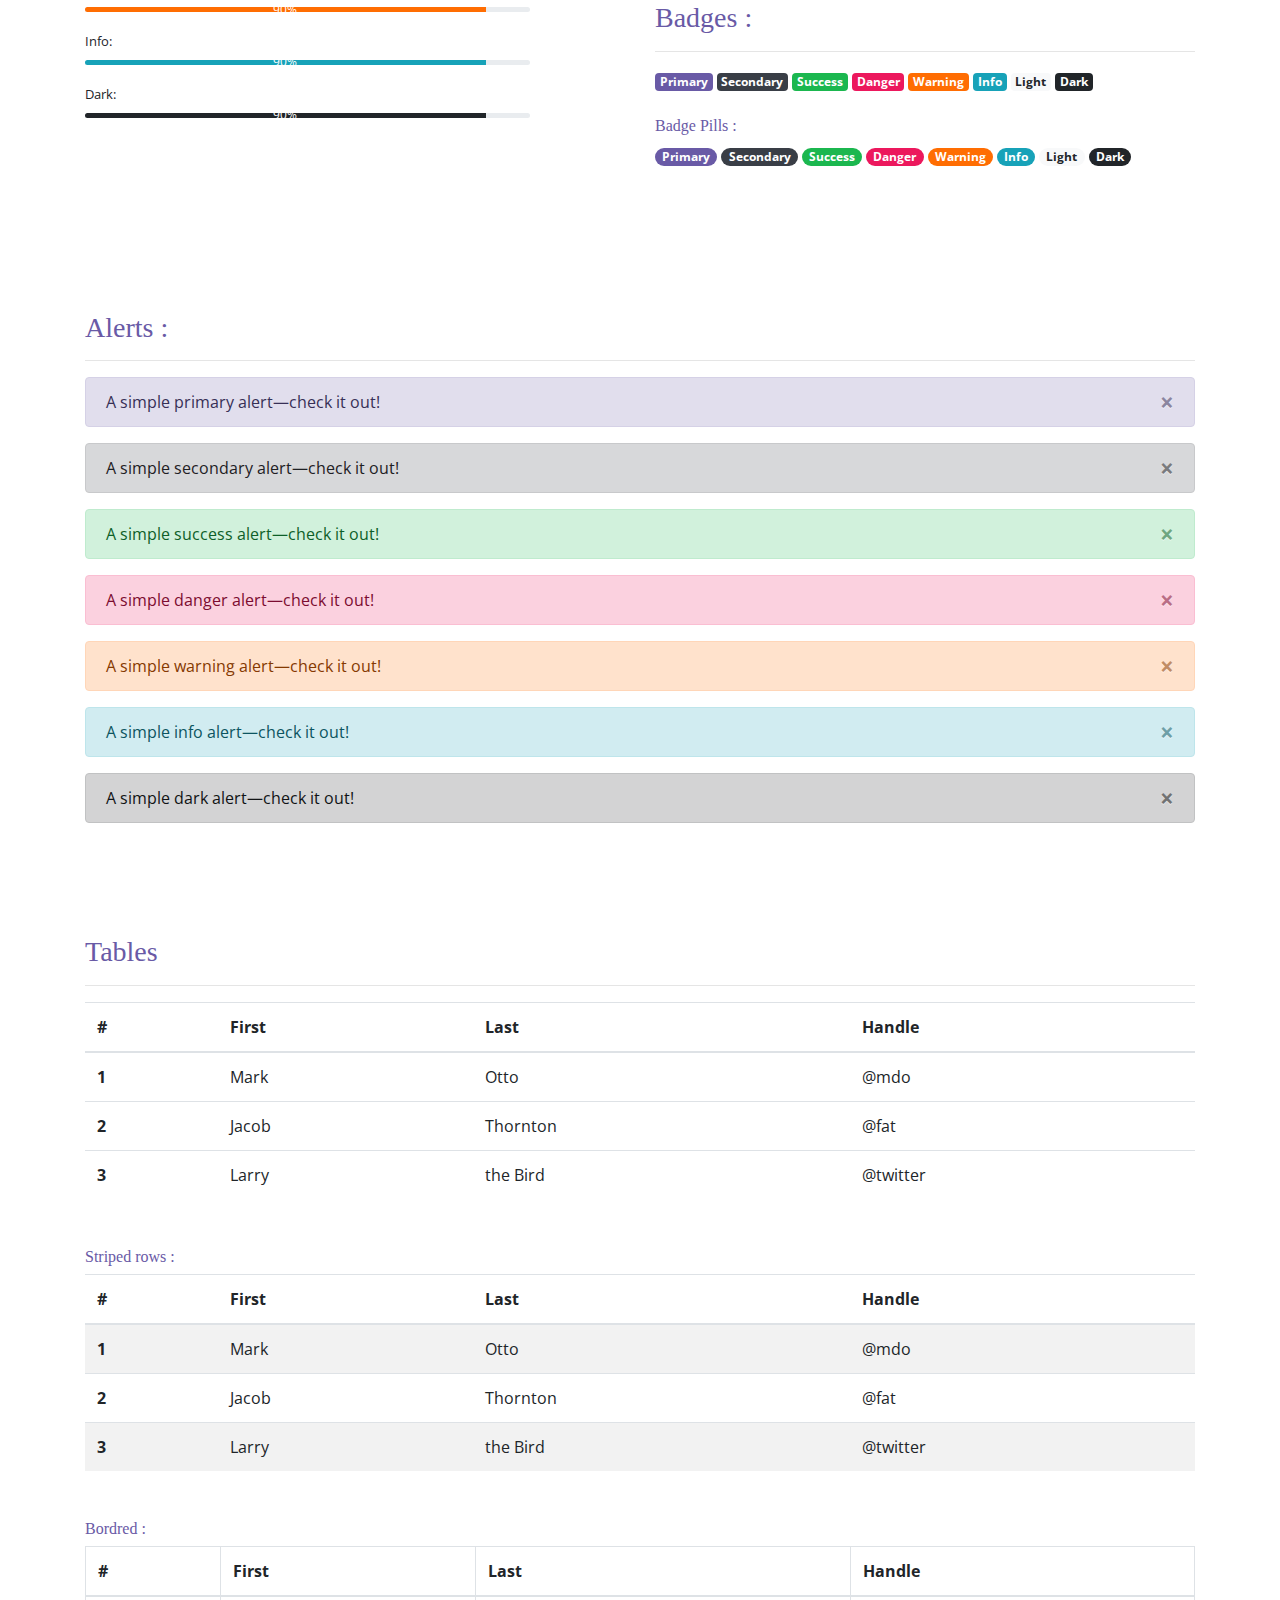
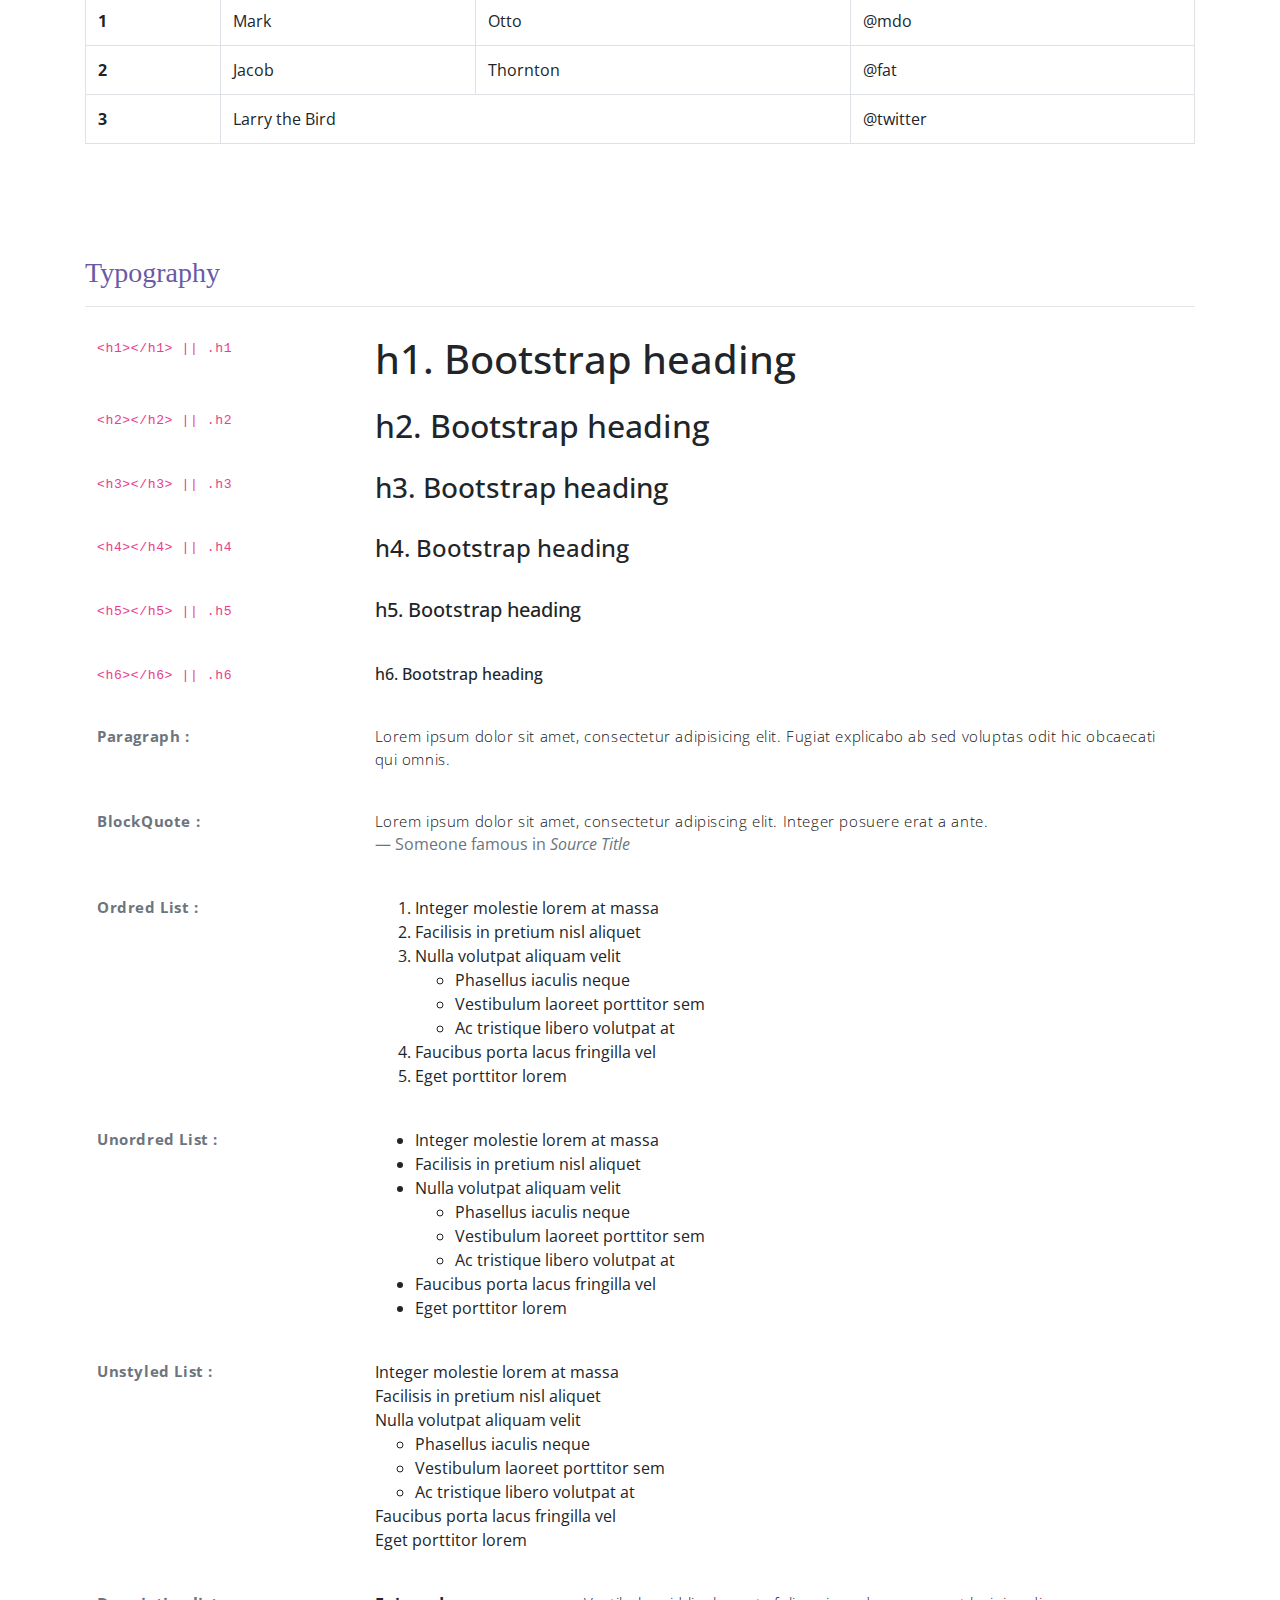
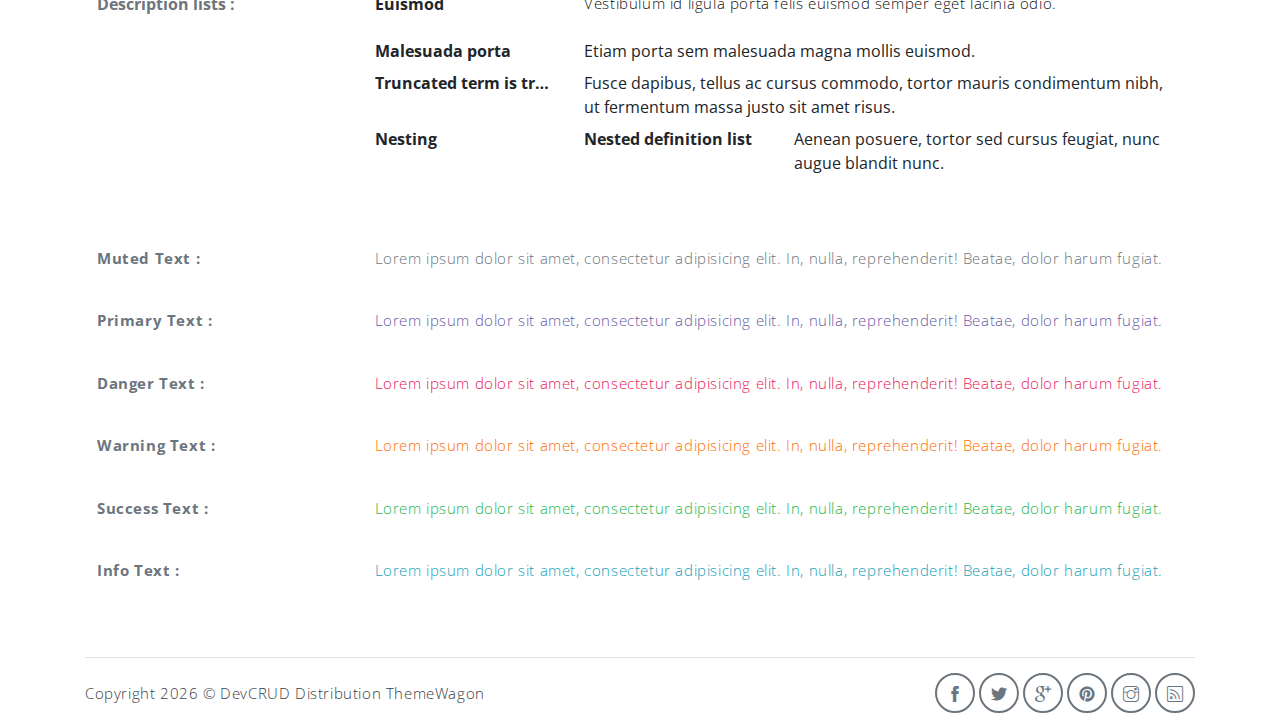
<file: components.html>
<!DOCTYPE html>
<html lang="en">

<head>
   <meta charset="utf-8">
   <meta name="viewport" content="width=device-width, initial-scale=1, shrink-to-fit=no">
   <meta name="description" content="Start your development with Meyawo landing page.">
   <meta name="author" content="Devcrud">
   <title>Meyawo Landing page | Components</title>
   <!-- font icons -->
   <link rel="stylesheet" href="assets/vendors/themify-icons/css/themify-icons.css">
   <!-- Bootstrap + Steller  -->
   <link rel="stylesheet" href="assets/css/meyawo.css">
</head>

<body>

   <!-- Page Header -->
   <header class="header header-mini">
      <div class="header-title">Components</div>
      <nav aria-label="breadcrumb">
         <ol class="breadcrumb">
            <li class="breadcrumb-item"><a href="/">Home</a></li>
            <li class="breadcrumb-item active" aria-current="page">Components</li>
         </ol>
      </nav>
   </header> <!-- End Of Page Header -->

   <!-- main content -->
   <div class="container">

      <!-- Buttons -->
      <h3 class="mt-5">Buttons</h3>
      <hr>
      <h6 class="section-secondary-title">Styles :</h6>
      <button class="btn btn-primary">Default</button>
      <button class="btn btn-outline-primary">outline</button>
      <button class="btn btn-primary rounded">Rounded</button>
      <button class="btn btn-primary rounded"><i class="ti-thumb-up pr-1"></i> With Icon</button>
      <button class="btn btn-primary circle"><i class="ti-heart"></i></button>

      <h6 class="section-secondary-title mt-5">Sizes :</h6>
      <button class="btn btn-primary btn-lg">Large</button>
      <button class="btn btn-primary ">Regular</button>
      <button class="btn btn-primary btn-sm">Small</button>
      <button class="btn btn-primary w-sm ml-3">w-sm</button>
      <button class="btn btn-primary w-md">w-md</button>
      <button class="btn btn-primary w-lg">w-lg</button>

      <h6 class="section-secondary-title mt-5">Colors :</h6>
      <button type="button" class="btn btn-primary">Primary</button>
      <button type="button" class="btn btn-secondary">Secondary</button>
      <button type="button" class="btn btn-success">Success</button>
      <button type="button" class="btn btn-danger">Danger</button>
      <button type="button" class="btn btn-warning">Warning</button>
      <button type="button" class="btn btn-info">Info</button>
      <button type="button" class="btn btn-light">Light</button>
      <button type="button" class="btn btn-dark">Dark</button>

      <h6 class="section-secondary-title mt-5">Buttons Tags :</h6>
      <button class="btn btn-primary" type="submit">Button</button>
      <input class="btn btn-primary" type="button" value="Input">
      <input class="btn btn-primary" type="submit" value="Submit">
      <input class="btn btn-primary" type="reset" value="Reset">

      <!-- devider -->
      <div class="py-5"></div>

      <!-- Inputs -->
      <h3>Inputs</h3>
      <hr>
      <div class="row mt-5">
         <div class="col-md-6">
            <h6 class="section-secondary-title">Form controls :</h6>
            <div class="form-group">
               <input type="email" class="form-control" id="exampleFormControlInput1" placeholder="Email address">
            </div>
            <div class="form-group">
               <input type="date" class="form-control" id="exampleFormControlInput1" placeholder="Date">
            </div>
            <div class="form-group">
               <input class="form-control" type="text" placeholder="Readonly input here…" readonly>
            </div>
            <div class="form-group">
               <input class="form-control" id="disabledInput" type="text" placeholder="Disabled input here..." disabled>
            </div>
            <div class="form-group">
               <select class="form-control" id="exampleFormControlSelect1">
                  <option>Example select</option>
                  <option>1</option>
                  <option>2</option>
                  <option>3</option>
                  <option>4</option>
                  <option>5</option>
               </select>
            </div>
            <div class="form-group">
               <select multiple class="form-control" id="exampleFormControlSelect2">
                  <option>Example multiple select</option>
                  <option>1</option>
                  <option>2</option>
                  <option>3</option>
                  <option>4</option>
                  <option>5</option>
               </select>
            </div>
            <div class="form-group">
               <textarea class="form-control" id="exampleFormControlTextarea1" rows="3"
                  placeholder="Example textarea"></textarea>
            </div>
         </div>
         <div class="col-md-6">
            <h6 class="section-secondary-title">Sizes :</h6>
            <div class="form-group">
               <input class="form-control form-control-lg" type="text" placeholder=".form-control-lg">
            </div>
            <div class="form-group">
               <input class="form-control" type="text" placeholder="Default input">
            </div>
            <div class="form-group">
               <input class="form-control form-control-sm" type="text" placeholder=".form-control-sm">
            </div>
         </div>
      </div> <!-- end of inputs -->

      <!-- devider -->
      <div class="py-5"></div>

      <!-- Dropdowns -->
      <h3 class="components-section-title font-weight-normal">Dropdowns</h3>
      <hr>
      <div class="dropdown d-inline-block">
         <button class="btn btn-outline-secondary dropdown-toggle" type="button" id="dropdownMenuButton"
            data-toggle="dropdown" aria-haspopup="true" aria-expanded="false">
            Dropdown button
         </button>
         <div class="dropdown-menu" aria-labelledby="dropdownMenuButton">
            <a class="dropdown-item" href="#">Action</a>
            <a class="dropdown-item" href="#">Another action</a>
            <a class="dropdown-item" href="#">Something else here</a>
         </div>
      </div>
      <div class="dropdown d-inline-block">
         <a class="btn btn-outline-secondary dropdown-toggle" href="#" role="button" id="dropdownMenuLink"
            data-toggle="dropdown" aria-haspopup="true" aria-expanded="false">
            Dropdown link
         </a>
         <div class="dropdown-menu" aria-labelledby="dropdownMenuLink">
            <a class="dropdown-item" href="#">Action</a>
            <a class="dropdown-item" href="#">Another action</a>
            <a class="dropdown-item" href="#">Something else here</a>
         </div>
      </div>
      <div class="btn-group">
         <button type="button" class="btn btn-outline-secondary">Split</button>
         <button type="button" class="btn btn-outline-secondary dropdown-toggle dropdown-toggle-split"
            data-toggle="dropdown" aria-haspopup="true" aria-expanded="false">
            <span class="sr-only">Toggle Dropdown</span>
         </button>
         <div class="dropdown-menu">
            <a class="dropdown-item" href="#">Action</a>
            <a class="dropdown-item" href="#">Another action</a>
            <a class="dropdown-item" href="#">Something else here</a>
            <div class="dropdown-divider"></div>
            <a class="dropdown-item" href="#">Separated link</a>
         </div>
      </div>
      <div class="btn-group">
         <button class="btn btn-outline-secondary dropdown-toggle" type="button" id="dropdownMenuButton"
            data-toggle="dropdown" aria-haspopup="true" aria-expanded="false">
            Form Dropdown
         </button>
         <div class="dropdown-menu form">
            <form class="px-4 py-3">
               <div class="form-group">
                  <input type="email" class="form-control" id="exampleDropdownFormEmail1"
                     placeholder="email@example.com">
               </div>
               <div class="form-group">
                  <input type="password" class="form-control" id="exampleDropdownFormPassword1" placeholder="Password">
               </div>
               <div class="form-check mb-3">
                  <input type="checkbox" class="form-check-input" id="dropdownCheck">
                  <label class="form-check-label" for="dropdownCheck">
                     Remember me
                  </label>
               </div>
               <button type="submit" class="btn btn-primary btn-block">Sign in</button>
            </form>
            <div class="dropdown-divider"></div>
            <a class="dropdown-item" href="#"><small>New around here? Sign up</small></a>
            <a class="dropdown-item" href="#"><small>Forgot password?</small></a>
         </div>
      </div>
      <h6 class="section-secondary-title mt-5">Directions :</h6>
      <div class="btn-group dropup">
         <button type="button" class="btn btn-outline-secondary dropdown-toggle" data-toggle="dropdown"
            aria-haspopup="true" aria-expanded="false">
            Dropup
         </button>
         <div class="dropdown-menu">
            <a class="dropdown-item" href="#">Action</a>
            <a class="dropdown-item" href="#">Another action</a>
            <a class="dropdown-item" href="#">Something else here</a>
            <div class="dropdown-divider"></div>
            <a class="dropdown-item" href="#">Separated link</a>
         </div>
      </div>
      <div class="btn-group dropright">
         <button type="button" class="btn btn-outline-secondary dropdown-toggle" data-toggle="dropdown"
            aria-haspopup="true" aria-expanded="false">
            Dropup
         </button>
         <div class="dropdown-menu">
            <a class="dropdown-item" href="#">Action</a>
            <a class="dropdown-item" href="#">Another action</a>
            <a class="dropdown-item" href="#">Something else here</a>
            <div class="dropdown-divider"></div>
            <a class="dropdown-item" href="#">Separated link</a>
         </div>
      </div>
      <div class="btn-group">
         <button type="button" class="btn btn-outline-secondary dropdown-toggle" data-toggle="dropdown"
            aria-haspopup="true" aria-expanded="false">
            Dropdown
         </button>
         <div class="dropdown-menu">
            <a class="dropdown-item" href="#">Action</a>
            <a class="dropdown-item" href="#">Another action</a>
            <a class="dropdown-item" href="#">Something else here</a>
            <div class="dropdown-divider"></div>
            <a class="dropdown-item" href="#">Separated link</a>
         </div>
      </div>
      <div class="btn-group dropleft">
         <button type="button" class="btn btn-outline-secondary dropdown-toggle" data-toggle="dropdown"
            aria-haspopup="true" aria-expanded="false">
            Dropdown
         </button>
         <div class="dropdown-menu">
            <a class="dropdown-item" href="#">Action</a>
            <a class="dropdown-item" href="#">Another action</a>
            <a class="dropdown-item" href="#">Something else here</a>
            <div class="dropdown-divider"></div>
            <a class="dropdown-item" href="#">Separated link</a>
         </div>
      </div> <!-- end of Dropdowns -->

      <!-- devider -->
      <div class="py-5"></div>

      <!-- navbars -->
      <h3 class="components-section-title font-weight-normal mt-5">Navigations</h3>
      <hr>
      <nav class="navbar navbar-expand-sm navbar-dark bg-primary rounded shadow mb-3">
         <div class="container">
            <a class="navbar-brand" href="#">Primary Color</a>
            <button class="navbar-toggler ml-auto" type="button" data-toggle="collapse"
               data-target="#navbarSupportedContent" aria-controls="navbarSupportedContent" aria-expanded="false"
               aria-label="Toggle navigation">
               <span class="navbar-toggler-icon"></span>
            </button>
            <div class="collapse navbar-collapse" id="navbarSupportedContent">
               <ul class="navbar-nav ml-auto">
                  <li class="nav-item">
                     <a class="nav-link" href="#about">About Us</a>
                  </li>
                  <li class="nav-item">
                     <a class="nav-link" href="#service">Our Service</a>
                  </li>
                  <li class="nav-item">
                     <a class="nav-link" href="#team">Our Team</a>
                  </li>
                  <li class="nav-item">
                     <a href="#book-table" class="ml-4 mt-1 btn btn-light btn-sm">navbar button</a>
                  </li>
               </ul>
            </div>
         </div>
      </nav>
      <nav class="navbar navbar-expand-sm navbar-dark bg-secondary rounded shadow mb-3">
         <div class="container">
            <a class="navbar-brand" href="#">Secondary Color</a>
            <button class="navbar-toggler ml-auto" type="button" data-toggle="collapse"
               data-target="#navbarSupportedContent" aria-controls="navbarSupportedContent" aria-expanded="false"
               aria-label="Toggle navigation">
               <span class="navbar-toggler-icon"></span>
            </button>
            <div class="collapse navbar-collapse" id="navbarSupportedContent">
               <ul class="navbar-nav ml-auto">
                  <li class="nav-item">
                     <a class="nav-link" href="#about">About Us</a>
                  </li>
                  <li class="nav-item">
                     <a class="nav-link" href="#service">Our Service</a>
                  </li>
                  <li class="nav-item">
                     <a class="nav-link" href="#team">Our Team</a>
                  </li>
                  <li class="nav-item">
                     <a href="#book-table" class="ml-4 mt-1 btn btn-light btn-sm">navbar button</a>
                  </li>
               </ul>
            </div>
         </div>
      </nav>
      <nav class="navbar navbar-expand-sm navbar-dark bg-success rounded shadow mb-3">
         <div class="container">
            <a class="navbar-brand" href="#">Success Color</a>
            <button class="navbar-toggler ml-auto" type="button" data-toggle="collapse"
               data-target="#navbarSupportedContent" aria-controls="navbarSupportedContent" aria-expanded="false"
               aria-label="Toggle navigation">
               <span class="navbar-toggler-icon"></span>
            </button>
            <div class="collapse navbar-collapse" id="navbarSupportedContent">
               <ul class="navbar-nav ml-auto">
                  <li class="nav-item">
                     <a class="nav-link" href="#about">About Us</a>
                  </li>
                  <li class="nav-item">
                     <a class="nav-link" href="#service">Our Service</a>
                  </li>
                  <li class="nav-item">
                     <a class="nav-link" href="#team">Our Team</a>
                  </li>
                  <li class="nav-item">
                     <a href="#book-table" class="ml-4 mt-1 btn btn-light btn-sm">navbar button</a>
                  </li>
               </ul>
            </div>
         </div>
      </nav>
      <nav class="navbar navbar-expand-sm navbar-dark bg-info rounded shadow mb-3">
         <div class="container">
            <a class="navbar-brand" href="#">Info Color</a>
            <button class="navbar-toggler ml-auto" type="button" data-toggle="collapse"
               data-target="#navbarSupportedContent" aria-controls="navbarSupportedContent" aria-expanded="false"
               aria-label="Toggle navigation">
               <span class="navbar-toggler-icon"></span>
            </button>
            <div class="collapse navbar-collapse" id="navbarSupportedContent">
               <ul class="navbar-nav ml-auto">
                  <li class="nav-item">
                     <a class="nav-link" href="#about">About Us</a>
                  </li>
                  <li class="nav-item">
                     <a class="nav-link" href="#service">Our Service</a>
                  </li>
                  <li class="nav-item">
                     <a class="nav-link" href="#team">Our Team</a>
                  </li>
                  <li class="nav-item">
                     <a href="#book-table" class="ml-4 mt-1 btn btn-light btn-sm">navbar button</a>
                  </li>
               </ul>
            </div>
         </div>
      </nav>
      <nav class="navbar navbar-expand-sm navbar-dark bg-warning rounded shadow mb-3">
         <div class="container">
            <a class="navbar-brand" href="#">Warning Color</a>
            <button class="navbar-toggler ml-auto" type="button" data-toggle="collapse"
               data-target="#navbarSupportedContent" aria-controls="navbarSupportedContent" aria-expanded="false"
               aria-label="Toggle navigation">
               <span class="navbar-toggler-icon"></span>
            </button>
            <div class="collapse navbar-collapse" id="navbarSupportedContent">
               <ul class="navbar-nav ml-auto">
                  <li class="nav-item">
                     <a class="nav-link" href="#about">About Us</a>
                  </li>
                  <li class="nav-item">
                     <a class="nav-link" href="#service">Our Service</a>
                  </li>
                  <li class="nav-item">
                     <a class="nav-link" href="#team">Our Team</a>
                  </li>
                  <li class="nav-item">
                     <a href="#book-table" class="ml-4 mt-1 btn btn-light btn-sm">navbar button</a>
                  </li>
               </ul>
            </div>
         </div>
      </nav>
      <nav class="navbar navbar-expand-sm navbar-dark bg-danger rounded shadow mb-3">
         <div class="container">
            <a class="navbar-brand" href="#">Danger Color</a>
            <button class="navbar-toggler ml-auto" type="button" data-toggle="collapse"
               data-target="#navbarSupportedContent" aria-controls="navbarSupportedContent" aria-expanded="false"
               aria-label="Toggle navigation">
               <span class="navbar-toggler-icon"></span>
            </button>
            <div class="collapse navbar-collapse" id="navbarSupportedContent">
               <ul class="navbar-nav ml-auto">
                  <li class="nav-item">
                     <a class="nav-link" href="#about">About Us</a>
                  </li>
                  <li class="nav-item">
                     <a class="nav-link" href="#service">Our Service</a>
                  </li>
                  <li class="nav-item">
                     <a class="nav-link" href="#team">Our Team</a>
                  </li>
                  <li class="nav-item">
                     <a href="#book-table" class="ml-4 mt-1 btn btn-light btn-sm">navbar button</a>
                  </li>
               </ul>
            </div>
         </div>
      </nav>
      <nav class="navbar navbar-expand-sm navbar-dark bg-dark rounded shadow mb-3">
         <div class="container">
            <a class="navbar-brand" href="#">Dark Color</a>
            <button class="navbar-toggler ml-auto" type="button" data-toggle="collapse"
               data-target="#navbarSupportedContent" aria-controls="navbarSupportedContent" aria-expanded="false"
               aria-label="Toggle navigation">
               <span class="navbar-toggler-icon"></span>
            </button>
            <div class="collapse navbar-collapse" id="navbarSupportedContent">
               <ul class="navbar-nav ml-auto">
                  <li class="nav-item">
                     <a class="nav-link" href="#about">About Us</a>
                  </li>
                  <li class="nav-item">
                     <a class="nav-link" href="#service">Our Service</a>
                  </li>
                  <li class="nav-item">
                     <a class="nav-link" href="#team">Our Team</a>
                  </li>
                  <li class="nav-item">
                     <a href="#book-table" class="ml-4 mt-1 btn btn-light btn-sm">navbar button</a>
                  </li>
               </ul>
            </div>
         </div>
      </nav>
      <nav class="navbar navbar-expand-sm navbar-light bg-light rounded shadow mb-3">
         <div class="container">
            <a class="navbar-brand" href="#">Dark Color</a>
            <button class="navbar-toggler ml-auto" type="button" data-toggle="collapse"
               data-target="#navbarSupportedContent" aria-controls="navbarSupportedContent" aria-expanded="false"
               aria-label="Toggle navigation">
               <span class="navbar-toggler-icon"></span>
            </button>
            <div class="collapse navbar-collapse" id="navbarSupportedContent">
               <ul class="navbar-nav ml-auto">
                  <li class="nav-item">
                     <a class="nav-link" href="#about">About Us</a>
                  </li>
                  <li class="nav-item">
                     <a class="nav-link" href="#service">Our Service</a>
                  </li>
                  <li class="nav-item">
                     <a class="nav-link" href="#team">Our Team</a>
                  </li>
                  <li class="nav-item">
                     <a href="#book-table" class="ml-4 mt-1 btn btn-dark btn-sm">navbar button</a>
                  </li>
               </ul>
            </div>
         </div>
      </nav>
      <!-- End of navbars -->

      <!-- devider -->
      <div class="py-5"></div>

      <!-- progress bars -->
      <div class="row justify-content-between">
         <div class="col-md-5">
            <h3 class="components-section-title font-weight-normal mt-5">Progress Bars :</h3>
            <hr>
            <small>Default: </small>
            <div class="progress mt-2 mb-3">
               <div class="progress-bar" role="progressbar" style="width: 90%" aria-valuenow="25" aria-valuemin="0"
                  aria-valuemax="100"><span>90%</span></div>
            </div>
            <small>Success:</small>
            <div class="progress mt-2 mb-3">
               <div class="progress-bar bg-success" role="progressbar" style="width: 90%" aria-valuenow="25"
                  aria-valuemin="0" aria-valuemax="100"><span>90%</span></div>
            </div>
            <small>Danger:</small>
            <div class="progress mt-2 mb-3">
               <div class="progress-bar bg-danger" role="progressbar" style="width: 90%" aria-valuenow="25"
                  aria-valuemin="0" aria-valuemax="100"><span>90%</span></div>
            </div>
            <small>Warning:</small>
            <div class="progress mt-2 mb-3">
               <div class="progress-bar bg-warning" role="progressbar" style="width: 90%" aria-valuenow="25"
                  aria-valuemin="0" aria-valuemax="100"><span>90%</span></div>
            </div>
            <small>Info:</small>
            <div class="progress mt-2 mb-3">
               <div class="progress-bar bg-info" role="progressbar" style="width: 90%" aria-valuenow="25"
                  aria-valuemin="0" aria-valuemax="100"><span>90%</span></div>
            </div>
            <small>Dark:</small>
            <div class="progress mt-2 mb-3">
               <div class="progress-bar bg-dark" role="progressbar" style="width: 90%" aria-valuenow="25"
                  aria-valuemin="0" aria-valuemax="100"><span>90%</span></div>
            </div>
         </div>
         <div class="col-md-6">
            <h3 class="components-section-title font-weight-normal mt-5">Paginations :</h3>
            <hr>
            <nav aria-label="Page navigation example">
               <ul class="pagination pagination-sm">
                  <li class="page-item"><a class="page-link" href="#"><i class="ti-angle-double-left"></i></a></li>
                  <li class="page-item"><a class="page-link" href="#">1</a></li>
                  <li class="page-item"><a class="page-link" href="#">2</a></li>
                  <li class="page-item active"><a class="page-link" href="#">3</a></li>
                  <li class="page-item"><a class="page-link" href="#">4</a></li>
                  <li class="page-item"><a class="page-link" href="#">5</a></li>
                  <li class="page-item"><a class="page-link" href="#"><i class="ti-angle-double-right"></i></a></li>
               </ul>
            </nav>
            <nav aria-label="Page navigation example">
               <ul class="pagination">
                  <li class="page-item"><a class="page-link" href="#"><i class="ti-angle-double-left"></i></a></li>
                  <li class="page-item"><a class="page-link" href="#">1</a></li>
                  <li class="page-item"><a class="page-link" href="#">2</a></li>
                  <li class="page-item active"><a class="page-link" href="#">3</a></li>
                  <li class="page-item"><a class="page-link" href="#">4</a></li>
                  <li class="page-item"><a class="page-link" href="#">5</a></li>
                  <li class="page-item"><a class="page-link" href="#"><i class="ti-angle-double-right"></i></a></li>
               </ul>
            </nav>
            <nav aria-label="Page navigation example">
               <ul class="pagination pagination-lg">
                  <li class="page-item"><a class="page-link" href="#"><i class="ti-angle-double-left"></i></a></li>
                  <li class="page-item"><a class="page-link" href="#">1</a></li>
                  <li class="page-item"><a class="page-link" href="#">2</a></li>
                  <li class="page-item active"><a class="page-link" href="#">3</a></li>
                  <li class="page-item"><a class="page-link" href="#">4</a></li>
                  <li class="page-item"><a class="page-link" href="#">5</a></li>
                  <li class="page-item"><a class="page-link" href="#"><i class="ti-angle-double-right"></i></a></li>
               </ul>
            </nav>

            <!-- Badges -->
            <h3 class="components-section-title font-weight-normal mt-5">Badges :</h3>
            <hr>
            <span class="badge badge-primary">Primary</span>
            <span class="badge badge-secondary">Secondary</span>
            <span class="badge badge-success">Success</span>
            <span class="badge badge-danger">Danger</span>
            <span class="badge badge-warning">Warning</span>
            <span class="badge badge-info">Info</span>
            <span class="badge badge-light">Light</span>
            <span class="badge badge-dark">Dark</span>
            <h6 class="section-secondary-title mt-4 mb-2">Badge Pills :</h6>
            <span class="badge badge-pill badge-primary">Primary</span>
            <span class="badge badge-pill badge-secondary">Secondary</span>
            <span class="badge badge-pill badge-success">Success</span>
            <span class="badge badge-pill badge-danger">Danger</span>
            <span class="badge badge-pill badge-warning">Warning</span>
            <span class="badge badge-pill badge-info">Info</span>
            <span class="badge badge-pill badge-light">Light</span>
            <span class="badge badge-pill badge-dark">Dark</span>
         </div>
      </div> <!-- End of Progress bars -->

      <!-- devider -->
      <div class="py-5"></div>

      <!-- Alerts -->
      <h3 class="components-section-title font-weight-normal mt-5">Alerts :</h3>
      <hr>
      <div class="alert alert-primary alert-dismissible fade show" role="alert">
         A simple primary alert—check it out!
         <button type="button" class="close" data-dismiss="alert" aria-label="Close">
            <span aria-hidden="true">&times;</span>
         </button>
      </div>
      <div class="alert alert-secondary alert-dismissible fade show" role="alert">
         A simple secondary alert—check it out!
         <button type="button" class="close" data-dismiss="alert" aria-label="Close">
            <span aria-hidden="true">&times;</span>
         </button>
      </div>
      <div class="alert alert-success alert-dismissible fade show" role="alert">
         A simple success alert—check it out!
         <button type="button" class="close" data-dismiss="alert" aria-label="Close">
            <span aria-hidden="true">&times;</span>
         </button>
      </div>
      <div class="alert alert-danger alert-dismissible fade show" role="alert">
         A simple danger alert—check it out!
         <button type="button" class="close" data-dismiss="alert" aria-label="Close">
            <span aria-hidden="true">&times;</span>
         </button>
      </div>
      <div class="alert alert-warning alert-dismissible fade show" role="alert">
         A simple warning alert—check it out!
         <button type="button" class="close" data-dismiss="alert" aria-label="Close">
            <span aria-hidden="true">&times;</span>
         </button>
      </div>
      <div class="alert alert-info alert-dismissible fade show" role="alert">
         A simple info alert—check it out!
         <button type="button" class="close" data-dismiss="alert" aria-label="Close">
            <span aria-hidden="true">&times;</span>
         </button>
      </div>
      <div class="alert alert-dark alert-dismissible fade show" role="alert">
         A simple dark alert—check it out!
         <button type="button" class="close" data-dismiss="alert" aria-label="Close">
            <span aria-hidden="true">&times;</span>
         </button>
      </div>
      <!-- end of alerts -->

      <!-- devider -->
      <div class="py-5"></div>

      <!-- tables -->
      <h3 class="components-section-title">Tables</h3>
      <hr>
      <table class="table">
         <thead>
            <tr>
               <th scope="col">#</th>
               <th scope="col">First</th>
               <th scope="col">Last</th>
               <th scope="col">Handle</th>
            </tr>
         </thead>
         <tbody>
            <tr>
               <th scope="row">1</th>
               <td>Mark</td>
               <td>Otto</td>
               <td>@mdo</td>
            </tr>
            <tr>
               <th scope="row">2</th>
               <td>Jacob</td>
               <td>Thornton</td>
               <td>@fat</td>
            </tr>
            <tr>
               <th scope="row">3</th>
               <td>Larry</td>
               <td>the Bird</td>
               <td>@twitter</td>
            </tr>
         </tbody>
      </table>

      <h6 class="section-secondary-title mt-5">Striped rows :</h6>
      <table class="table table-striped">
         <thead>
            <tr>
               <th scope="col">#</th>
               <th scope="col">First</th>
               <th scope="col">Last</th>
               <th scope="col">Handle</th>
            </tr>
         </thead>
         <tbody>
            <tr>
               <th scope="row">1</th>
               <td>Mark</td>
               <td>Otto</td>
               <td>@mdo</td>
            </tr>
            <tr>
               <th scope="row">2</th>
               <td>Jacob</td>
               <td>Thornton</td>
               <td>@fat</td>
            </tr>
            <tr>
               <th scope="row">3</th>
               <td>Larry</td>
               <td>the Bird</td>
               <td>@twitter</td>
            </tr>
         </tbody>
      </table>

      <h6 class="section-secondary-title mt-5">Bordred :</h6>
      <table class="table table-bordered">
         <thead>
            <tr>
               <th scope="col">#</th>
               <th scope="col">First</th>
               <th scope="col">Last</th>
               <th scope="col">Handle</th>
            </tr>
         </thead>
         <tbody>
            <tr>
               <th scope="row">1</th>
               <td>Mark</td>
               <td>Otto</td>
               <td>@mdo</td>
            </tr>
            <tr>
               <th scope="row">2</th>
               <td>Jacob</td>
               <td>Thornton</td>
               <td>@fat</td>
            </tr>
            <tr>
               <th scope="row">3</th>
               <td colspan="2">Larry the Bird</td>
               <td>@twitter</td>
            </tr>
         </tbody>
      </table>
      <!-- end of tables -->

      <!-- devider -->
      <div class="py-5"></div>

      <!-- typography -->
      <h3 class="components-section-title">Typography</h3>
      <hr>
      <table class="table table-borderless v-align-center">
         <tbody>
            <tr>
               <td>
                  <p><code class="highlighter-rouge">&lt;h1&gt;&lt;/h1&gt; || .h1</code></p>
               </td>
               <td class="w-75"><span class="h1">h1. Bootstrap heading</span></td>
            </tr>
            <tr>
               <td>
                  <p><code class="highlighter-rouge">&lt;h2&gt;&lt;/h2&gt; || .h2</code></p>
               </td>
               <td><span class="h2">h2. Bootstrap heading</span></td>
            </tr>
            <tr>
               <td>
                  <p><code class="highlighter-rouge">&lt;h3&gt;&lt;/h3&gt; || .h3</code></p>
               </td>
               <td><span class="h3">h3. Bootstrap heading</span></td>
            </tr>
            <tr>
               <td>
                  <p><code class="highlighter-rouge">&lt;h4&gt;&lt;/h4&gt; || .h4</code></p>
               </td>
               <td><span class="h4">h4. Bootstrap heading</span></td>
            </tr>
            <tr>
               <td>
                  <p><code class="highlighter-rouge">&lt;h5&gt;&lt;/h5&gt; || .h5</code></p>
               </td>
               <td><span class="h5">h5. Bootstrap heading</span></td>
            </tr>
            <tr>
               <td>
                  <p><code class="highlighter-rouge">&lt;h6&gt;&lt;/h6&gt; || .h6</code></p>
               </td>
               <td><span class="h6">h6. Bootstrap heading</span></td>
            </tr>
            <tr>
               <td>
                  <p class="font-weight-bold text-muted">Paragraph :</p>
               </td>
               <td>
                  <p>Lorem ipsum dolor sit amet, consectetur adipisicing elit. Fugiat explicabo ab sed voluptas odit hic
                     obcaecati qui omnis.</p>
               </td>
            </tr>
            <tr>
               <td>
                  <p class="font-weight-bold text-muted">BlockQuote :</p>
               </td>
               <td>
                  <blockquote class="blockquote">
                     <p class="mb-0">Lorem ipsum dolor sit amet, consectetur adipiscing elit. Integer posuere erat a
                        ante.</p>
                     <footer class="blockquote-footer">Someone famous in <cite title="Source Title">Source Title</cite>
                     </footer>
                  </blockquote>
               </td>
            </tr>

            <tr>
               <td>
                  <p class="font-weight-bold text-muted">Ordred List :</p>
               </td>
               <td>
                  <ol>
                     <li>Integer molestie lorem at massa</li>
                     <li>Facilisis in pretium nisl aliquet</li>
                     <li>Nulla volutpat aliquam velit
                        <ul>
                           <li>Phasellus iaculis neque</li>
                           <li>Vestibulum laoreet porttitor sem</li>
                           <li>Ac tristique libero volutpat at</li>
                        </ul>
                     </li>
                     <li>Faucibus porta lacus fringilla vel</li>
                     <li>Eget porttitor lorem</li>
                  </ol>
               </td>
            </tr>
            <tr>
               <td>
                  <p class="font-weight-bold text-muted">Unordred List :</p>
               </td>
               <td>
                  <ul>
                     <li>Integer molestie lorem at massa</li>
                     <li>Facilisis in pretium nisl aliquet</li>
                     <li>Nulla volutpat aliquam velit
                        <ul>
                           <li>Phasellus iaculis neque</li>
                           <li>Vestibulum laoreet porttitor sem</li>
                           <li>Ac tristique libero volutpat at</li>
                        </ul>
                     </li>
                     <li>Faucibus porta lacus fringilla vel</li>
                     <li>Eget porttitor lorem</li>
                  </ul>
               </td>
            </tr>
            <tr>
               <td>
                  <p class="font-weight-bold text-muted">Unstyled List :</p>
               </td>
               <td>
                  <ul class="list-unstyled">
                     <li>Integer molestie lorem at massa</li>
                     <li>Facilisis in pretium nisl aliquet</li>
                     <li>Nulla volutpat aliquam velit
                        <ul>
                           <li>Phasellus iaculis neque</li>
                           <li>Vestibulum laoreet porttitor sem</li>
                           <li>Ac tristique libero volutpat at</li>
                        </ul>
                     </li>
                     <li>Faucibus porta lacus fringilla vel</li>
                     <li>Eget porttitor lorem</li>
                  </ul>
               </td>
            </tr>
            <tr>
               <td class="font-weight-bold text-muted">Description lists : </td>
               <td>
                  <dl class="row">
                     <dt class="col-sm-3">Euismod</dt>
                     <dd class="col-sm-9">
                        <p>Vestibulum id ligula porta felis euismod semper eget lacinia odio.</p>
                     </dd>

                     <dt class="col-sm-3">Malesuada porta</dt>
                     <dd class="col-sm-9">Etiam porta sem malesuada magna mollis euismod.</dd>

                     <dt class="col-sm-3 text-truncate">Truncated term is truncated</dt>
                     <dd class="col-sm-9">Fusce dapibus, tellus ac cursus commodo, tortor mauris condimentum nibh, ut
                        fermentum massa justo sit amet risus.</dd>

                     <dt class="col-sm-3">Nesting</dt>
                     <dd class="col-sm-9">
                        <dl class="row">
                           <dt class="col-sm-4">Nested definition list</dt>
                           <dd class="col-sm-8">Aenean posuere, tortor sed cursus feugiat, nunc augue blandit nunc.</dd>
                        </dl>
                     </dd>
                  </dl>
               </td>
            </tr>
            <tr>
               <td>
                  <p class="font-weight-bold text-muted">Muted Text :</p>
               </td>
               <td>
                  <p class="text-muted">Lorem ipsum dolor sit amet, consectetur adipisicing elit. In, nulla,
                     reprehenderit! Beatae, dolor harum fugiat.</p>
               </td>
            </tr>
            <tr>
               <td>
                  <p class="font-weight-bold text-muted">Primary Text :</p>
               </td>
               <td>
                  <p class="text-primary">Lorem ipsum dolor sit amet, consectetur adipisicing elit. In, nulla,
                     reprehenderit! Beatae, dolor harum fugiat.</p>
               </td>
            </tr>
            <tr>
               <td>
                  <p class="font-weight-bold text-muted">Danger Text :</p>
               </td>
               <td>
                  <p class="text-danger">Lorem ipsum dolor sit amet, consectetur adipisicing elit. In, nulla,
                     reprehenderit! Beatae, dolor harum fugiat.</p>
               </td>
            </tr>
            <tr>
               <td>
                  <p class="font-weight-bold text-muted">Warning Text :</p>
               </td>
               <td>
                  <p class="text-warning">Lorem ipsum dolor sit amet, consectetur adipisicing elit. In, nulla,
                     reprehenderit! Beatae, dolor harum fugiat.</p>
               </td>
            </tr>
            <tr>
               <td>
                  <p class="font-weight-bold text-muted">Success Text :</p>
               </td>
               <td>
                  <p class="text-success">Lorem ipsum dolor sit amet, consectetur adipisicing elit. In, nulla,
                     reprehenderit! Beatae, dolor harum fugiat.</p>
               </td>
            </tr>
            <tr>
               <td>
                  <p class="font-weight-bold text-muted">Info Text :</p>
               </td>
               <td>
                  <p class="text-info">Lorem ipsum dolor sit amet, consectetur adipisicing elit. In, nulla,
                     reprehenderit! Beatae, dolor harum fugiat.</p>
               </td>
            </tr>
         </tbody>
      </table>
   </div>
   <!-- end of typography -->

   <!-- footer -->
   <div class="container mt-5">
      <footer class="footer">
         <p class="mb-0">Copyright
            <script>document.write(new Date().getFullYear())</script> &copy; <a
               href="http://www.devcrud.com">DevCRUD</a> Distribution <a href="https://themewagon.com">ThemeWagon</a>
         </p>
         <div class="social-links text-right m-auto ml-sm-auto">
            <a href="javascript:void(0)" class="link"><i class="ti-facebook"></i></a>
            <a href="javascript:void(0)" class="link"><i class="ti-twitter-alt"></i></a>
            <a href="javascript:void(0)" class="link"><i class="ti-google"></i></a>
            <a href="javascript:void(0)" class="link"><i class="ti-pinterest-alt"></i></a>
            <a href="javascript:void(0)" class="link"><i class="ti-instagram"></i></a>
            <a href="javascript:void(0)" class="link"><i class="ti-rss"></i></a>
         </div>
      </footer>
   </div> <!-- end of page footer -->

   <!-- core  -->
   <script src="assets/vendors/jquery/jquery-3.4.1.js"></script>
   <script src="assets/vendors/bootstrap/bootstrap.bundle.js"></script>

</body>

</html>
</file>
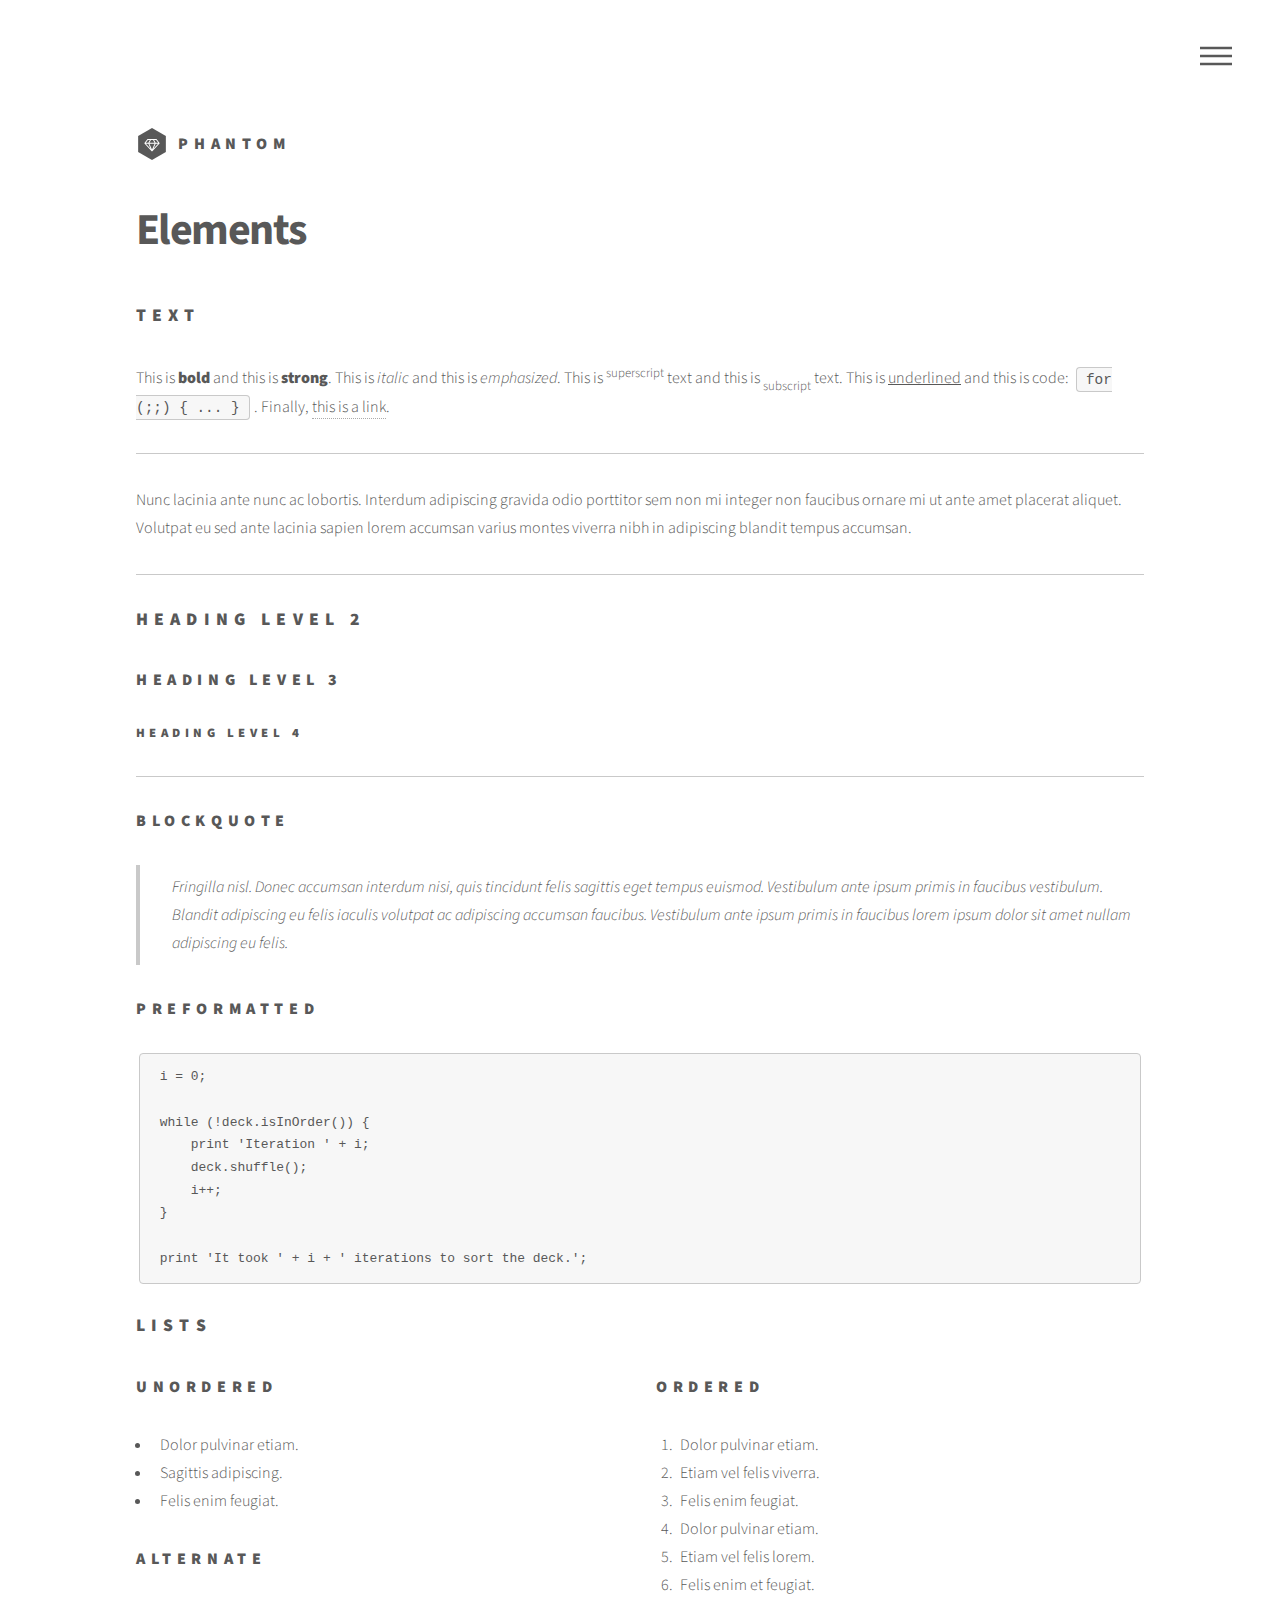
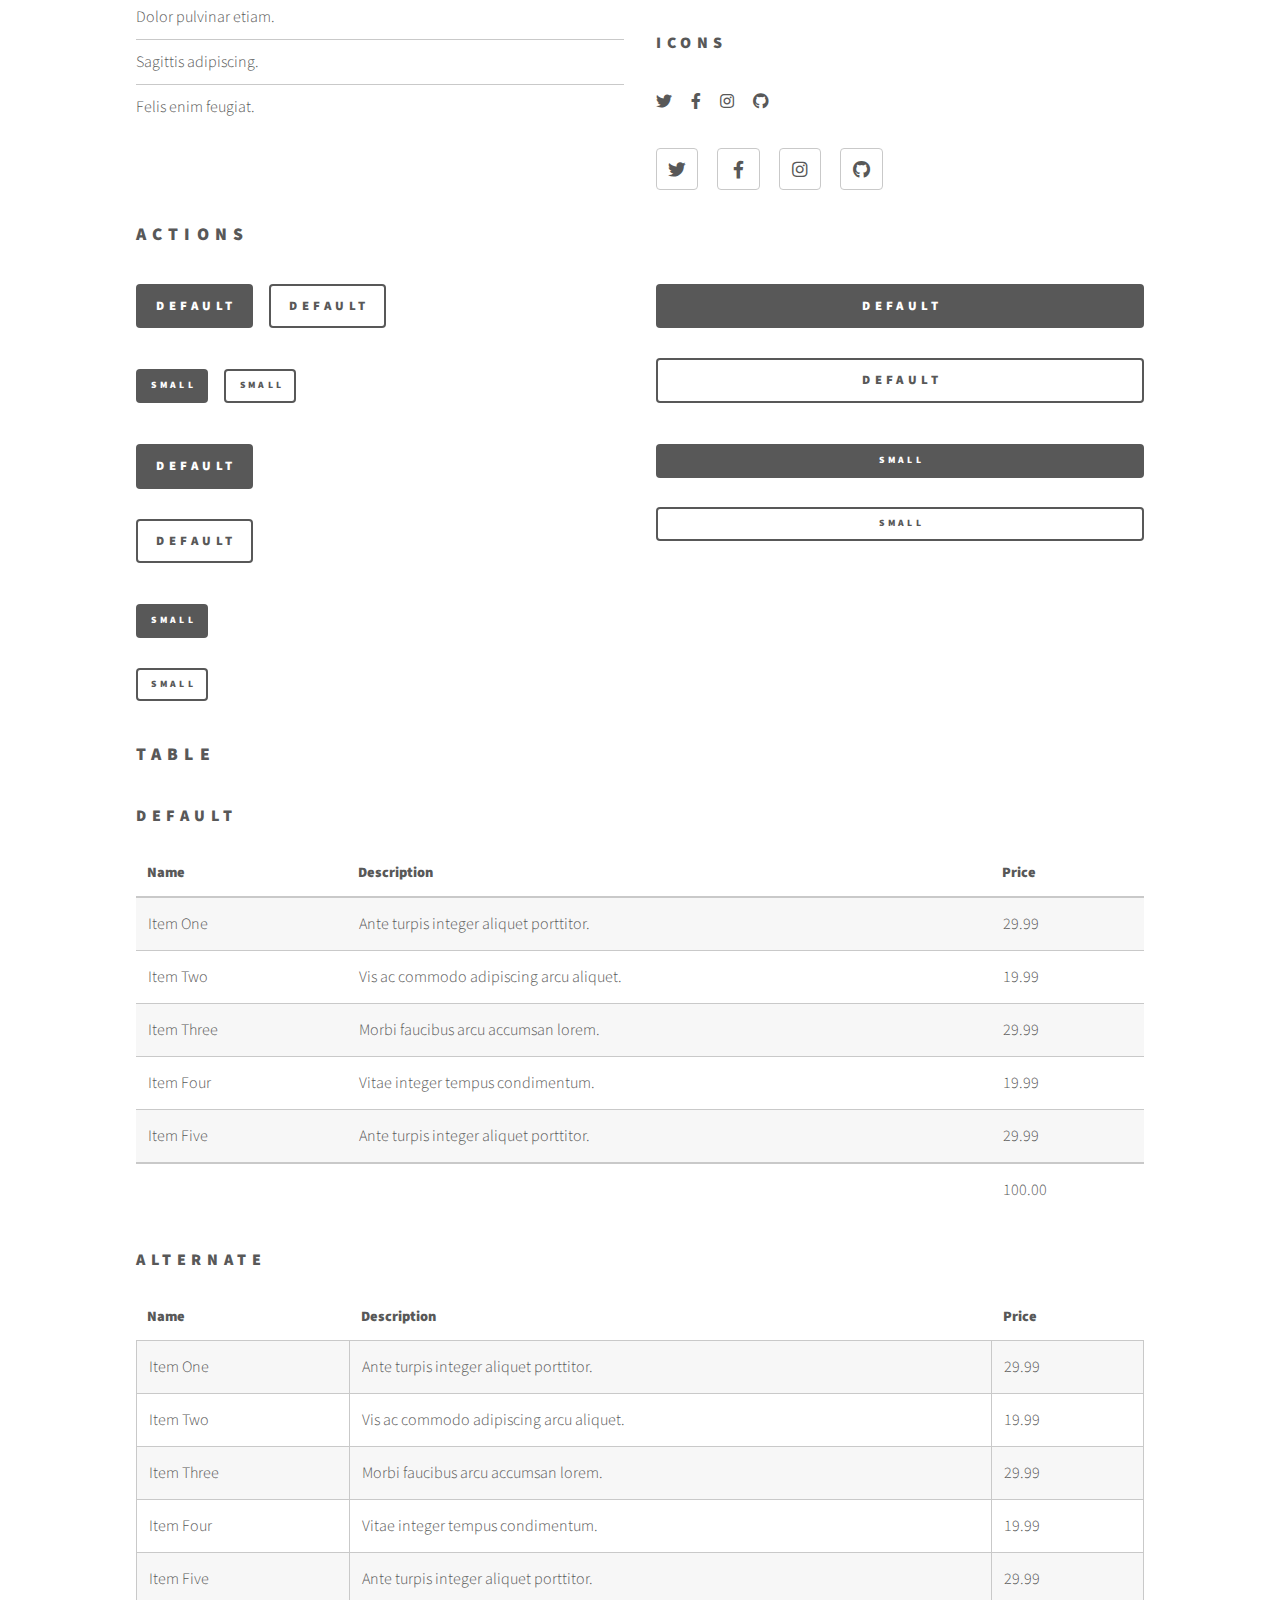
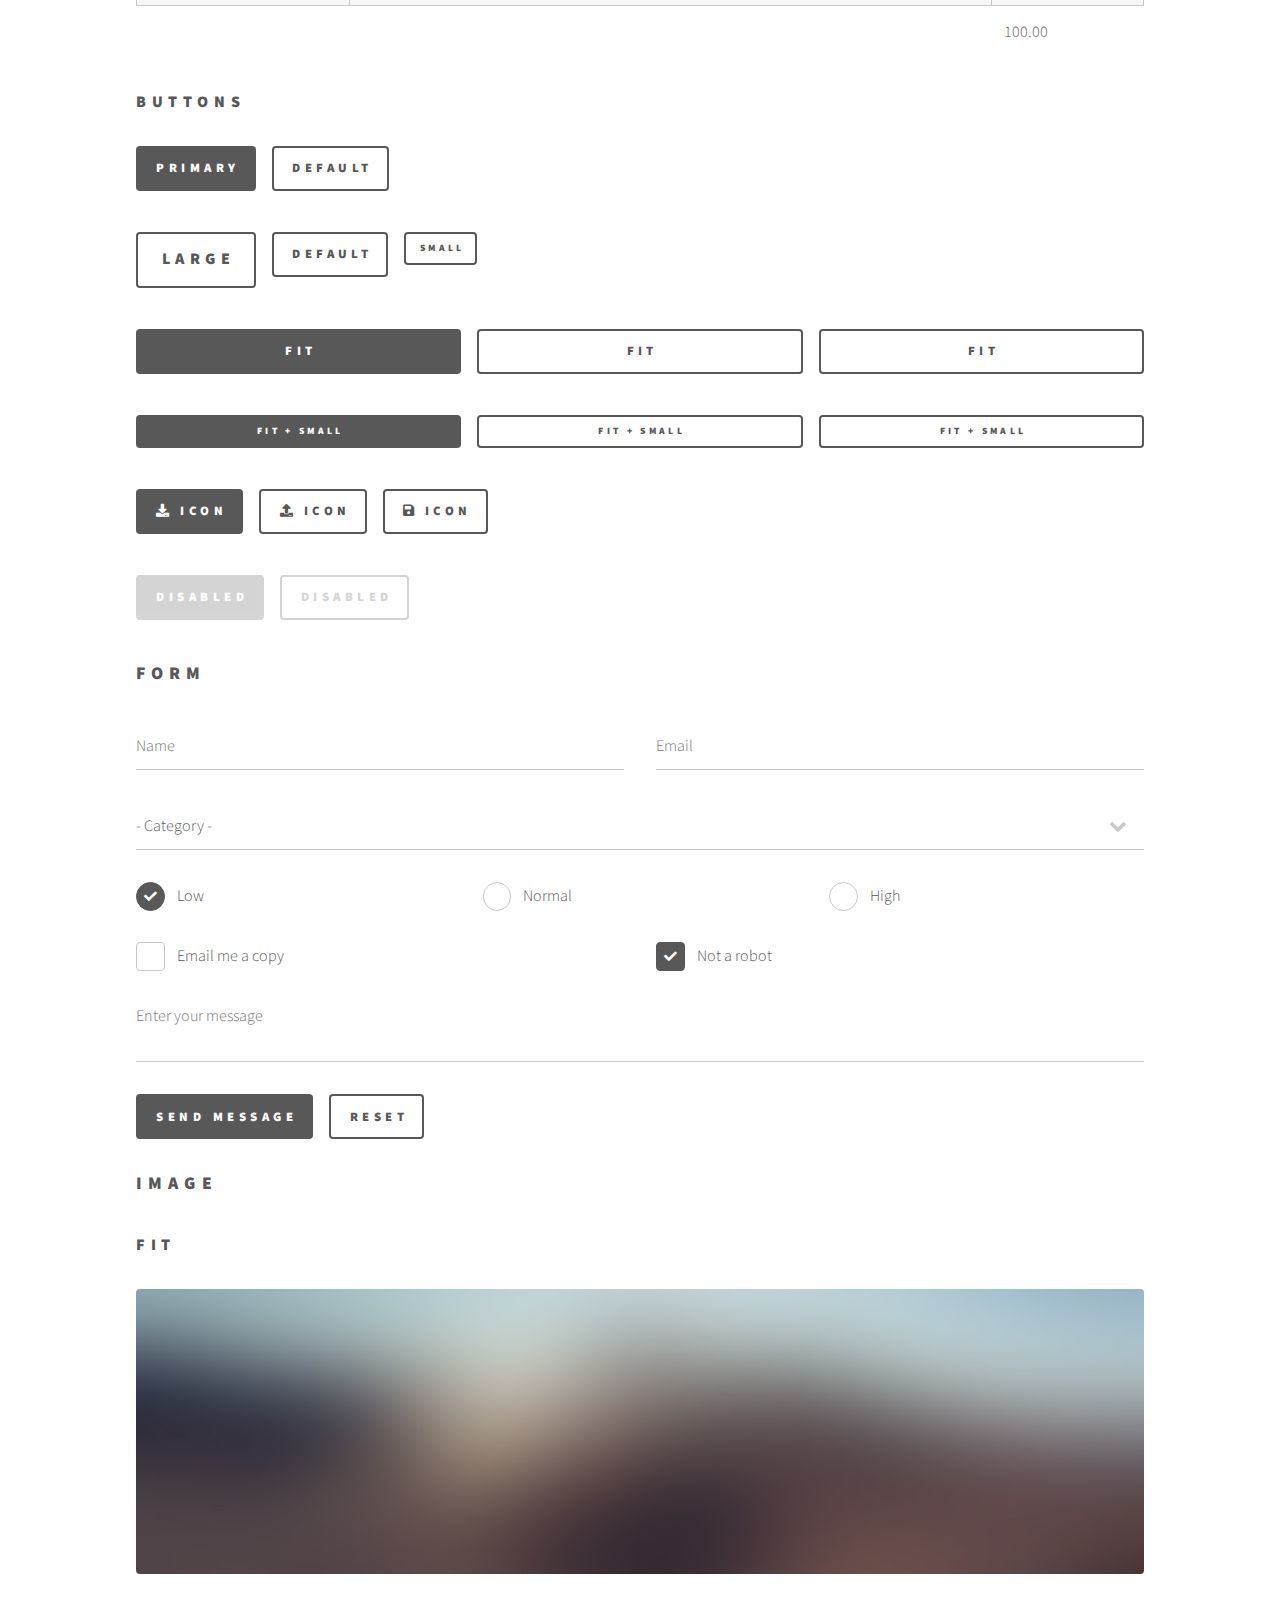
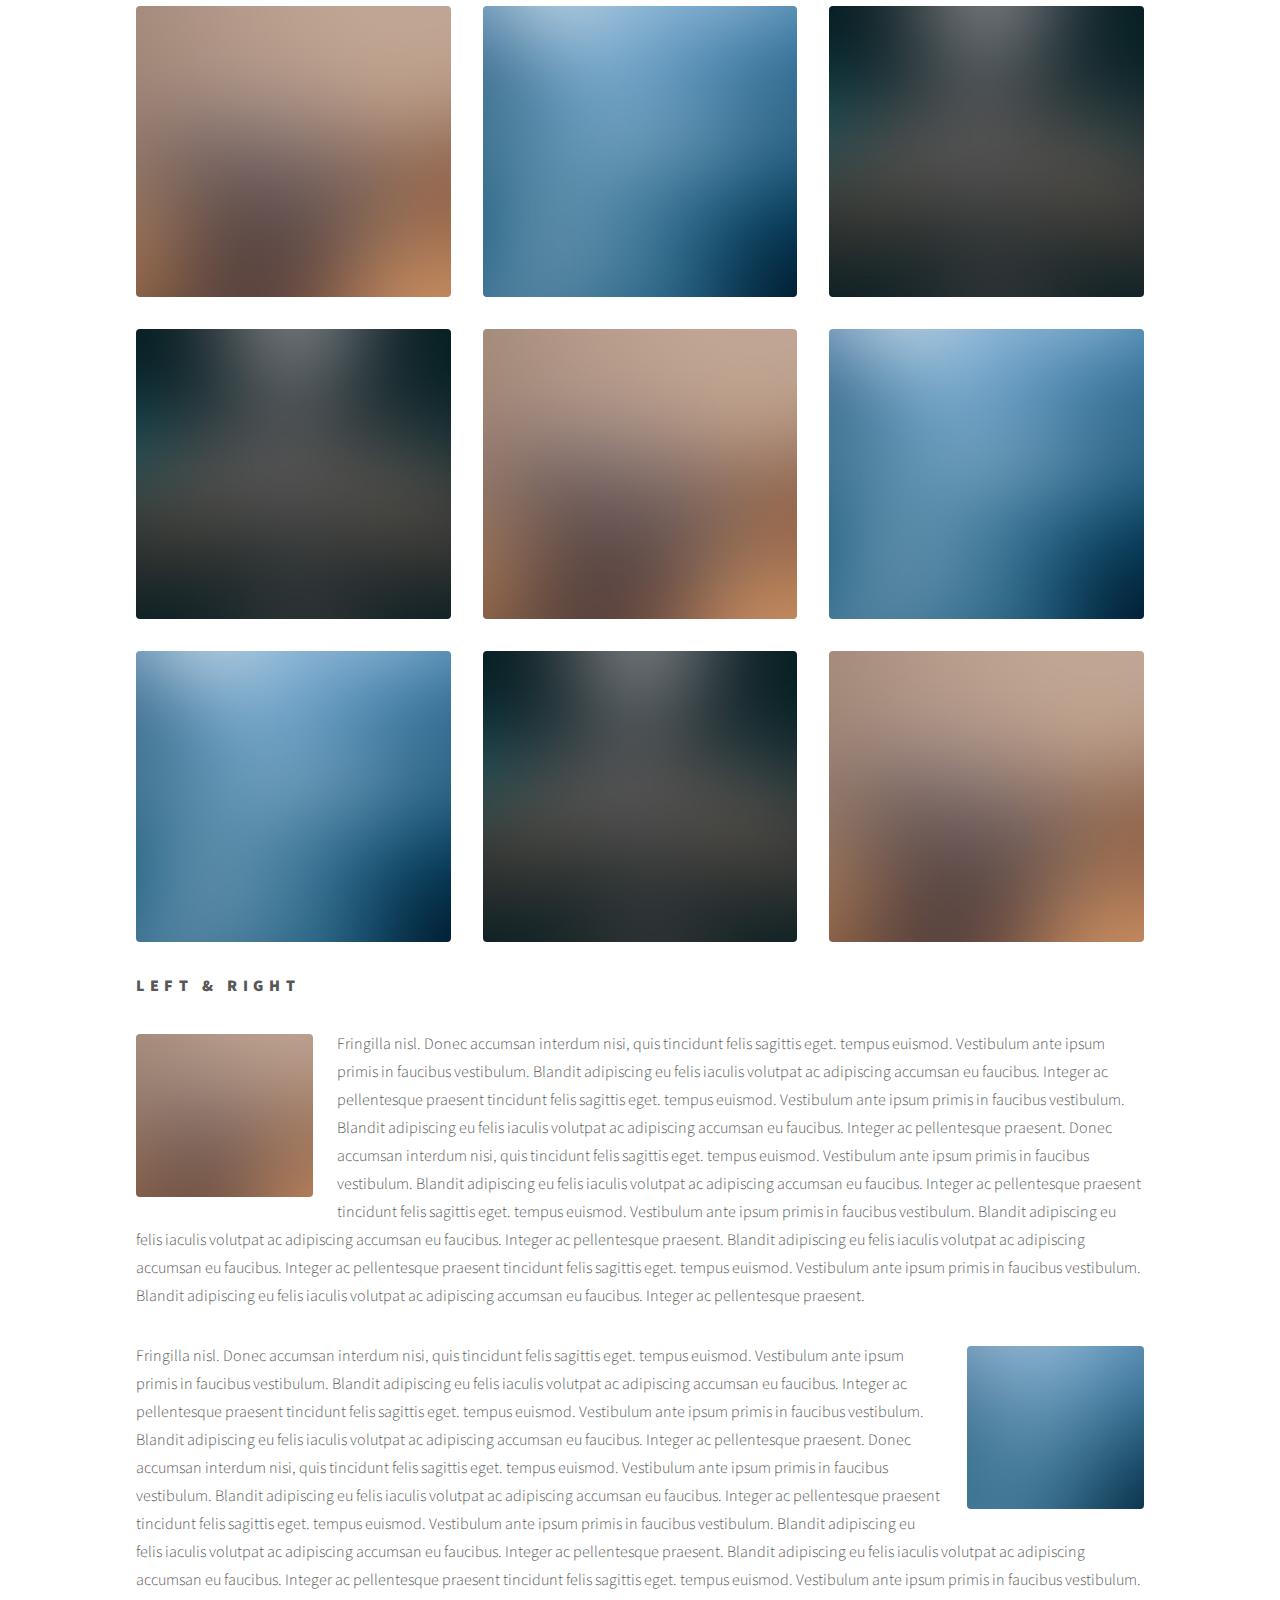
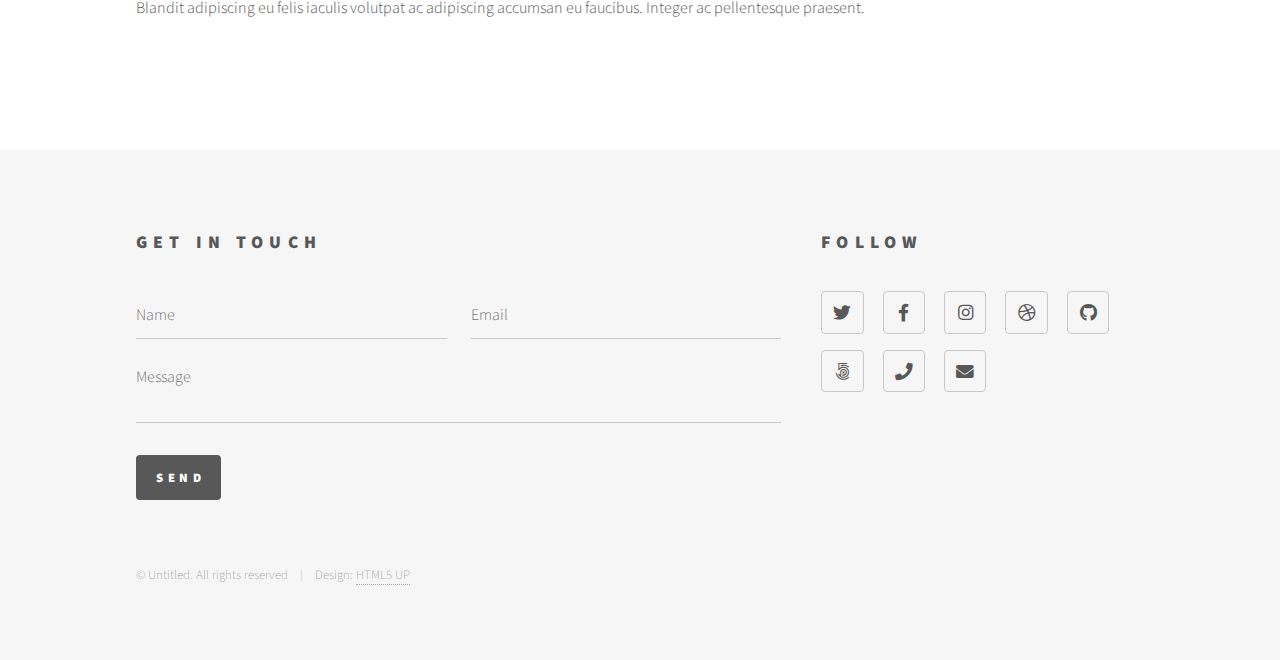
<file: scratch/elements.html>
<!DOCTYPE HTML>
<!--
	Phantom by HTML5 UP
	html5up.net | @ajlkn
	Free for personal and commercial use under the CCA 3.0 license (html5up.net/license)
-->
<html>
	<head>
		<title>Elements - Phantom by HTML5 UP</title>
		<meta charset="utf-8" />
		<meta name="viewport" content="width=device-width, initial-scale=1, user-scalable=no" />
		<link rel="stylesheet" href="assets/css/main.css" />
		<noscript><link rel="stylesheet" href="assets/css/noscript.css" /></noscript>
	</head>
	<body class="is-preload">
		<!-- Wrapper -->
			<div id="wrapper">

				<!-- Header -->
					<header id="header">
						<div class="inner">

							<!-- Logo -->
								<a href="index.html" class="logo">
									<span class="symbol"><img src="images/logo.svg" alt="" /></span><span class="title">Phantom</span>
								</a>

							<!-- Nav -->
								<nav>
									<ul>
										<li><a href="#menu">Menu</a></li>
									</ul>
								</nav>

						</div>
					</header>

				<!-- Menu -->
					<nav id="menu">
						<h2>Menu</h2>
						<ul>
							<li><a href="index.html">Home</a></li>
							<li><a href="generic.html">Ipsum veroeros</a></li>
							<li><a href="generic.html">Tempus etiam</a></li>
							<li><a href="generic.html">Consequat dolor</a></li>
							<li><a href="elements.html">Elements</a></li>
						</ul>
					</nav>

				<!-- Main -->
					<div id="main">
						<div class="inner">
							<h1>Elements</h1>

							<!-- Text -->
								<section>
									<h2>Text</h2>
									<p>This is <b>bold</b> and this is <strong>strong</strong>. This is <i>italic</i> and this is <em>emphasized</em>.
									This is <sup>superscript</sup> text and this is <sub>subscript</sub> text.
									This is <u>underlined</u> and this is code: <code>for (;;) { ... }</code>. Finally, <a href="#">this is a link</a>.</p>
									<hr />
									<p>Nunc lacinia ante nunc ac lobortis. Interdum adipiscing gravida odio porttitor sem non mi integer non faucibus ornare mi ut ante amet placerat aliquet. Volutpat eu sed ante lacinia sapien lorem accumsan varius montes viverra nibh in adipiscing blandit tempus accumsan.</p>
									<hr />
									<h2>Heading Level 2</h2>
									<h3>Heading Level 3</h3>
									<h4>Heading Level 4</h4>
									<hr />
									<h3>Blockquote</h3>
									<blockquote>Fringilla nisl. Donec accumsan interdum nisi, quis tincidunt felis sagittis eget tempus euismod. Vestibulum ante ipsum primis in faucibus vestibulum. Blandit adipiscing eu felis iaculis volutpat ac adipiscing accumsan faucibus. Vestibulum ante ipsum primis in faucibus lorem ipsum dolor sit amet nullam adipiscing eu felis.</blockquote>
									<h3>Preformatted</h3>
									<pre><code>i = 0;

while (!deck.isInOrder()) {
    print 'Iteration ' + i;
    deck.shuffle();
    i++;
}

print 'It took ' + i + ' iterations to sort the deck.';</code></pre>
								</section>

							<!-- Lists -->
								<section>
									<h2>Lists</h2>
									<div class="row">
										<div class="col-6 col-12-medium">
											<h3>Unordered</h3>
											<ul>
												<li>Dolor pulvinar etiam.</li>
												<li>Sagittis adipiscing.</li>
												<li>Felis enim feugiat.</li>
											</ul>
											<h3>Alternate</h3>
											<ul class="alt">
												<li>Dolor pulvinar etiam.</li>
												<li>Sagittis adipiscing.</li>
												<li>Felis enim feugiat.</li>
											</ul>
										</div>
										<div class="col-6 col-12-medium">
											<h3>Ordered</h3>
											<ol>
												<li>Dolor pulvinar etiam.</li>
												<li>Etiam vel felis viverra.</li>
												<li>Felis enim feugiat.</li>
												<li>Dolor pulvinar etiam.</li>
												<li>Etiam vel felis lorem.</li>
												<li>Felis enim et feugiat.</li>
											</ol>
											<h3>Icons</h3>
											<ul class="icons">
												<li><a href="#" class="icon brands style1 fa-twitter"><span class="label">Twitter</span></a></li>
												<li><a href="#" class="icon brands style1 fa-facebook-f"><span class="label">Facebook</span></a></li>
												<li><a href="#" class="icon brands style1 fa-instagram"><span class="label">Instagram</span></a></li>
												<li><a href="#" class="icon brands style1 fa-github"><span class="label">Github</span></a></li>
											</ul>
											<ul class="icons">
												<li><a href="#" class="icon brands style2 fa-twitter"><span class="label">Twitter</span></a></li>
												<li><a href="#" class="icon brands style2 fa-facebook-f"><span class="label">Facebook</span></a></li>
												<li><a href="#" class="icon brands style2 fa-instagram"><span class="label">Instagram</span></a></li>
												<li><a href="#" class="icon brands style2 fa-github"><span class="label">Github</span></a></li>
											</ul>
										</div>
									</div>
									<h2>Actions</h2>
									<div class="row">
										<div class="col-6 col-12-medium">
											<ul class="actions">
												<li><a href="#" class="button primary">Default</a></li>
												<li><a href="#" class="button">Default</a></li>
											</ul>
											<ul class="actions small">
												<li><a href="#" class="button primary small">Small</a></li>
												<li><a href="#" class="button small">Small</a></li>
											</ul>
											<ul class="actions stacked">
												<li><a href="#" class="button primary">Default</a></li>
												<li><a href="#" class="button">Default</a></li>
											</ul>
											<ul class="actions stacked">
												<li><a href="#" class="button primary small">Small</a></li>
												<li><a href="#" class="button small">Small</a></li>
											</ul>
										</div>
										<div class="col-6 col-12-medium">
											<ul class="actions stacked">
												<li><a href="#" class="button primary fit">Default</a></li>
												<li><a href="#" class="button fit">Default</a></li>
											</ul>
											<ul class="actions stacked">
												<li><a href="#" class="button primary small fit">Small</a></li>
												<li><a href="#" class="button small fit">Small</a></li>
											</ul>
										</div>
									</div>
								</section>

							<!-- Table -->
								<section>
									<h2>Table</h2>
									<h3>Default</h3>
									<div class="table-wrapper">
										<table>
											<thead>
												<tr>
													<th>Name</th>
													<th>Description</th>
													<th>Price</th>
												</tr>
											</thead>
											<tbody>
												<tr>
													<td>Item One</td>
													<td>Ante turpis integer aliquet porttitor.</td>
													<td>29.99</td>
												</tr>
												<tr>
													<td>Item Two</td>
													<td>Vis ac commodo adipiscing arcu aliquet.</td>
													<td>19.99</td>
												</tr>
												<tr>
													<td>Item Three</td>
													<td> Morbi faucibus arcu accumsan lorem.</td>
													<td>29.99</td>
												</tr>
												<tr>
													<td>Item Four</td>
													<td>Vitae integer tempus condimentum.</td>
													<td>19.99</td>
												</tr>
												<tr>
													<td>Item Five</td>
													<td>Ante turpis integer aliquet porttitor.</td>
													<td>29.99</td>
												</tr>
											</tbody>
											<tfoot>
												<tr>
													<td colspan="2"></td>
													<td>100.00</td>
												</tr>
											</tfoot>
										</table>
									</div>

									<h3>Alternate</h3>
									<div class="table-wrapper">
										<table class="alt">
											<thead>
												<tr>
													<th>Name</th>
													<th>Description</th>
													<th>Price</th>
												</tr>
											</thead>
											<tbody>
												<tr>
													<td>Item One</td>
													<td>Ante turpis integer aliquet porttitor.</td>
													<td>29.99</td>
												</tr>
												<tr>
													<td>Item Two</td>
													<td>Vis ac commodo adipiscing arcu aliquet.</td>
													<td>19.99</td>
												</tr>
												<tr>
													<td>Item Three</td>
													<td> Morbi faucibus arcu accumsan lorem.</td>
													<td>29.99</td>
												</tr>
												<tr>
													<td>Item Four</td>
													<td>Vitae integer tempus condimentum.</td>
													<td>19.99</td>
												</tr>
												<tr>
													<td>Item Five</td>
													<td>Ante turpis integer aliquet porttitor.</td>
													<td>29.99</td>
												</tr>
											</tbody>
											<tfoot>
												<tr>
													<td colspan="2"></td>
													<td>100.00</td>
												</tr>
											</tfoot>
										</table>
									</div>
								</section>

							<!-- Buttons -->
								<section>
									<h3>Buttons</h3>
									<ul class="actions">
										<li><a href="#" class="button primary">Primary</a></li>
										<li><a href="#" class="button">Default</a></li>
									</ul>
									<ul class="actions">
										<li><a href="#" class="button large">Large</a></li>
										<li><a href="#" class="button">Default</a></li>
										<li><a href="#" class="button small">Small</a></li>
									</ul>
									<ul class="actions fit">
										<li><a href="#" class="button primary fit">Fit</a></li>
										<li><a href="#" class="button fit">Fit</a></li>
										<li><a href="#" class="button fit">Fit</a></li>
									</ul>
									<ul class="actions fit small">
										<li><a href="#" class="button primary fit small">Fit + Small</a></li>
										<li><a href="#" class="button fit small">Fit + Small</a></li>
										<li><a href="#" class="button fit small">Fit + Small</a></li>
									</ul>
									<ul class="actions">
										<li><a href="#" class="button primary icon solid fa-download">Icon</a></li>
										<li><a href="#" class="button icon solid fa-upload">Icon</a></li>
										<li><a href="#" class="button icon solid fa-save">Icon</a></li>
									</ul>
									<ul class="actions">
										<li><span class="button primary disabled">Disabled</span></li>
										<li><span class="button disabled">Disabled</span></li>
									</ul>
								</section>

							<!-- Form -->
								<section>
									<h2>Form</h2>
									<form method="post" action="#">
										<div class="row gtr-uniform">
											<div class="col-6 col-12-xsmall">
												<input type="text" name="demo-name" id="demo-name" value="" placeholder="Name" />
											</div>
											<div class="col-6 col-12-xsmall">
												<input type="email" name="demo-email" id="demo-email" value="" placeholder="Email" />
											</div>
											<div class="col-12">
												<select name="demo-category" id="demo-category">
													<option value="">- Category -</option>
													<option value="1">Manufacturing</option>
													<option value="1">Shipping</option>
													<option value="1">Administration</option>
													<option value="1">Human Resources</option>
												</select>
											</div>
											<div class="col-4 col-12-small">
												<input type="radio" id="demo-priority-low" name="demo-priority" checked>
												<label for="demo-priority-low">Low</label>
											</div>
											<div class="col-4 col-12-small">
												<input type="radio" id="demo-priority-normal" name="demo-priority">
												<label for="demo-priority-normal">Normal</label>
											</div>
											<div class="col-4 col-12-small">
												<input type="radio" id="demo-priority-high" name="demo-priority">
												<label for="demo-priority-high">High</label>
											</div>
											<div class="col-6 col-12-small">
												<input type="checkbox" id="demo-copy" name="demo-copy">
												<label for="demo-copy">Email me a copy</label>
											</div>
											<div class="col-6 col-12-small">
												<input type="checkbox" id="demo-human" name="demo-human" checked>
												<label for="demo-human">Not a robot</label>
											</div>
											<div class="col-12">
												<textarea name="demo-message" id="demo-message" placeholder="Enter your message" rows="6"></textarea>
											</div>
											<div class="col-12">
												<ul class="actions">
													<li><input type="submit" value="Send Message" class="primary" /></li>
													<li><input type="reset" value="Reset" /></li>
												</ul>
											</div>
										</div>
									</form>
								</section>

							<!-- Image -->
								<section>
									<h2>Image</h2>
									<h3>Fit</h3>
									<div class="box alt">
										<div class="row gtr-uniform">
											<div class="col-12"><span class="image fit"><img src="images/pic13.jpg" alt="" /></span></div>
											<div class="col-4"><span class="image fit"><img src="images/pic01.jpg" alt="" /></span></div>
											<div class="col-4"><span class="image fit"><img src="images/pic02.jpg" alt="" /></span></div>
											<div class="col-4"><span class="image fit"><img src="images/pic03.jpg" alt="" /></span></div>
											<div class="col-4"><span class="image fit"><img src="images/pic03.jpg" alt="" /></span></div>
											<div class="col-4"><span class="image fit"><img src="images/pic01.jpg" alt="" /></span></div>
											<div class="col-4"><span class="image fit"><img src="images/pic02.jpg" alt="" /></span></div>
											<div class="col-4"><span class="image fit"><img src="images/pic02.jpg" alt="" /></span></div>
											<div class="col-4"><span class="image fit"><img src="images/pic03.jpg" alt="" /></span></div>
											<div class="col-4"><span class="image fit"><img src="images/pic01.jpg" alt="" /></span></div>
										</div>
									</div>
									<h3>Left &amp; Right</h3>
									<p><span class="image left"><img src="images/pic14.jpg" alt="" /></span>Fringilla nisl. Donec accumsan interdum nisi, quis tincidunt felis sagittis eget. tempus euismod. Vestibulum ante ipsum primis in faucibus vestibulum. Blandit adipiscing eu felis iaculis volutpat ac adipiscing accumsan eu faucibus. Integer ac pellentesque praesent tincidunt felis sagittis eget. tempus euismod. Vestibulum ante ipsum primis in faucibus vestibulum. Blandit adipiscing eu felis iaculis volutpat ac adipiscing accumsan eu faucibus. Integer ac pellentesque praesent. Donec accumsan interdum nisi, quis tincidunt felis sagittis eget. tempus euismod. Vestibulum ante ipsum primis in faucibus vestibulum. Blandit adipiscing eu felis iaculis volutpat ac adipiscing accumsan eu faucibus. Integer ac pellentesque praesent tincidunt felis sagittis eget. tempus euismod. Vestibulum ante ipsum primis in faucibus vestibulum. Blandit adipiscing eu felis iaculis volutpat ac adipiscing accumsan eu faucibus. Integer ac pellentesque praesent. Blandit adipiscing eu felis iaculis volutpat ac adipiscing accumsan eu faucibus. Integer ac pellentesque praesent tincidunt felis sagittis eget. tempus euismod. Vestibulum ante ipsum primis in faucibus vestibulum. Blandit adipiscing eu felis iaculis volutpat ac adipiscing accumsan eu faucibus. Integer ac pellentesque praesent.</p>
									<p><span class="image right"><img src="images/pic15.jpg" alt="" /></span>Fringilla nisl. Donec accumsan interdum nisi, quis tincidunt felis sagittis eget. tempus euismod. Vestibulum ante ipsum primis in faucibus vestibulum. Blandit adipiscing eu felis iaculis volutpat ac adipiscing accumsan eu faucibus. Integer ac pellentesque praesent tincidunt felis sagittis eget. tempus euismod. Vestibulum ante ipsum primis in faucibus vestibulum. Blandit adipiscing eu felis iaculis volutpat ac adipiscing accumsan eu faucibus. Integer ac pellentesque praesent. Donec accumsan interdum nisi, quis tincidunt felis sagittis eget. tempus euismod. Vestibulum ante ipsum primis in faucibus vestibulum. Blandit adipiscing eu felis iaculis volutpat ac adipiscing accumsan eu faucibus. Integer ac pellentesque praesent tincidunt felis sagittis eget. tempus euismod. Vestibulum ante ipsum primis in faucibus vestibulum. Blandit adipiscing eu felis iaculis volutpat ac adipiscing accumsan eu faucibus. Integer ac pellentesque praesent. Blandit adipiscing eu felis iaculis volutpat ac adipiscing accumsan eu faucibus. Integer ac pellentesque praesent tincidunt felis sagittis eget. tempus euismod. Vestibulum ante ipsum primis in faucibus vestibulum. Blandit adipiscing eu felis iaculis volutpat ac adipiscing accumsan eu faucibus. Integer ac pellentesque praesent.</p>
								</section>

						</div>
					</div>

				<!-- Footer -->
					<footer id="footer">
						<div class="inner">
							<section>
								<h2>Get in touch</h2>
								<form method="post" action="#">
									<div class="fields">
										<div class="field half">
											<input type="text" name="name" id="name" placeholder="Name" />
										</div>
										<div class="field half">
											<input type="email" name="email" id="email" placeholder="Email" />
										</div>
										<div class="field">
											<textarea name="message" id="message" placeholder="Message"></textarea>
										</div>
									</div>
									<ul class="actions">
										<li><input type="submit" value="Send" class="primary" /></li>
									</ul>
								</form>
							</section>
							<section>
								<h2>Follow</h2>
								<ul class="icons">
									<li><a href="#" class="icon brands style2 fa-twitter"><span class="label">Twitter</span></a></li>
									<li><a href="#" class="icon brands style2 fa-facebook-f"><span class="label">Facebook</span></a></li>
									<li><a href="#" class="icon brands style2 fa-instagram"><span class="label">Instagram</span></a></li>
									<li><a href="#" class="icon brands style2 fa-dribbble"><span class="label">Dribbble</span></a></li>
									<li><a href="#" class="icon brands style2 fa-github"><span class="label">GitHub</span></a></li>
									<li><a href="#" class="icon brands style2 fa-500px"><span class="label">500px</span></a></li>
									<li><a href="#" class="icon solid style2 fa-phone"><span class="label">Phone</span></a></li>
									<li><a href="#" class="icon solid style2 fa-envelope"><span class="label">Email</span></a></li>
								</ul>
							</section>
							<ul class="copyright">
								<li>&copy; Untitled. All rights reserved</li><li>Design: <a href="http://html5up.net">HTML5 UP</a></li>
							</ul>
						</div>
					</footer>

			</div>

		<!-- Scripts -->
			<script src="assets/js/jquery.min.js"></script>
			<script src="assets/js/browser.min.js"></script>
			<script src="assets/js/breakpoints.min.js"></script>
			<script src="assets/js/util.js"></script>
			<script src="assets/js/main.js"></script>

	</body>
</html>
</file>
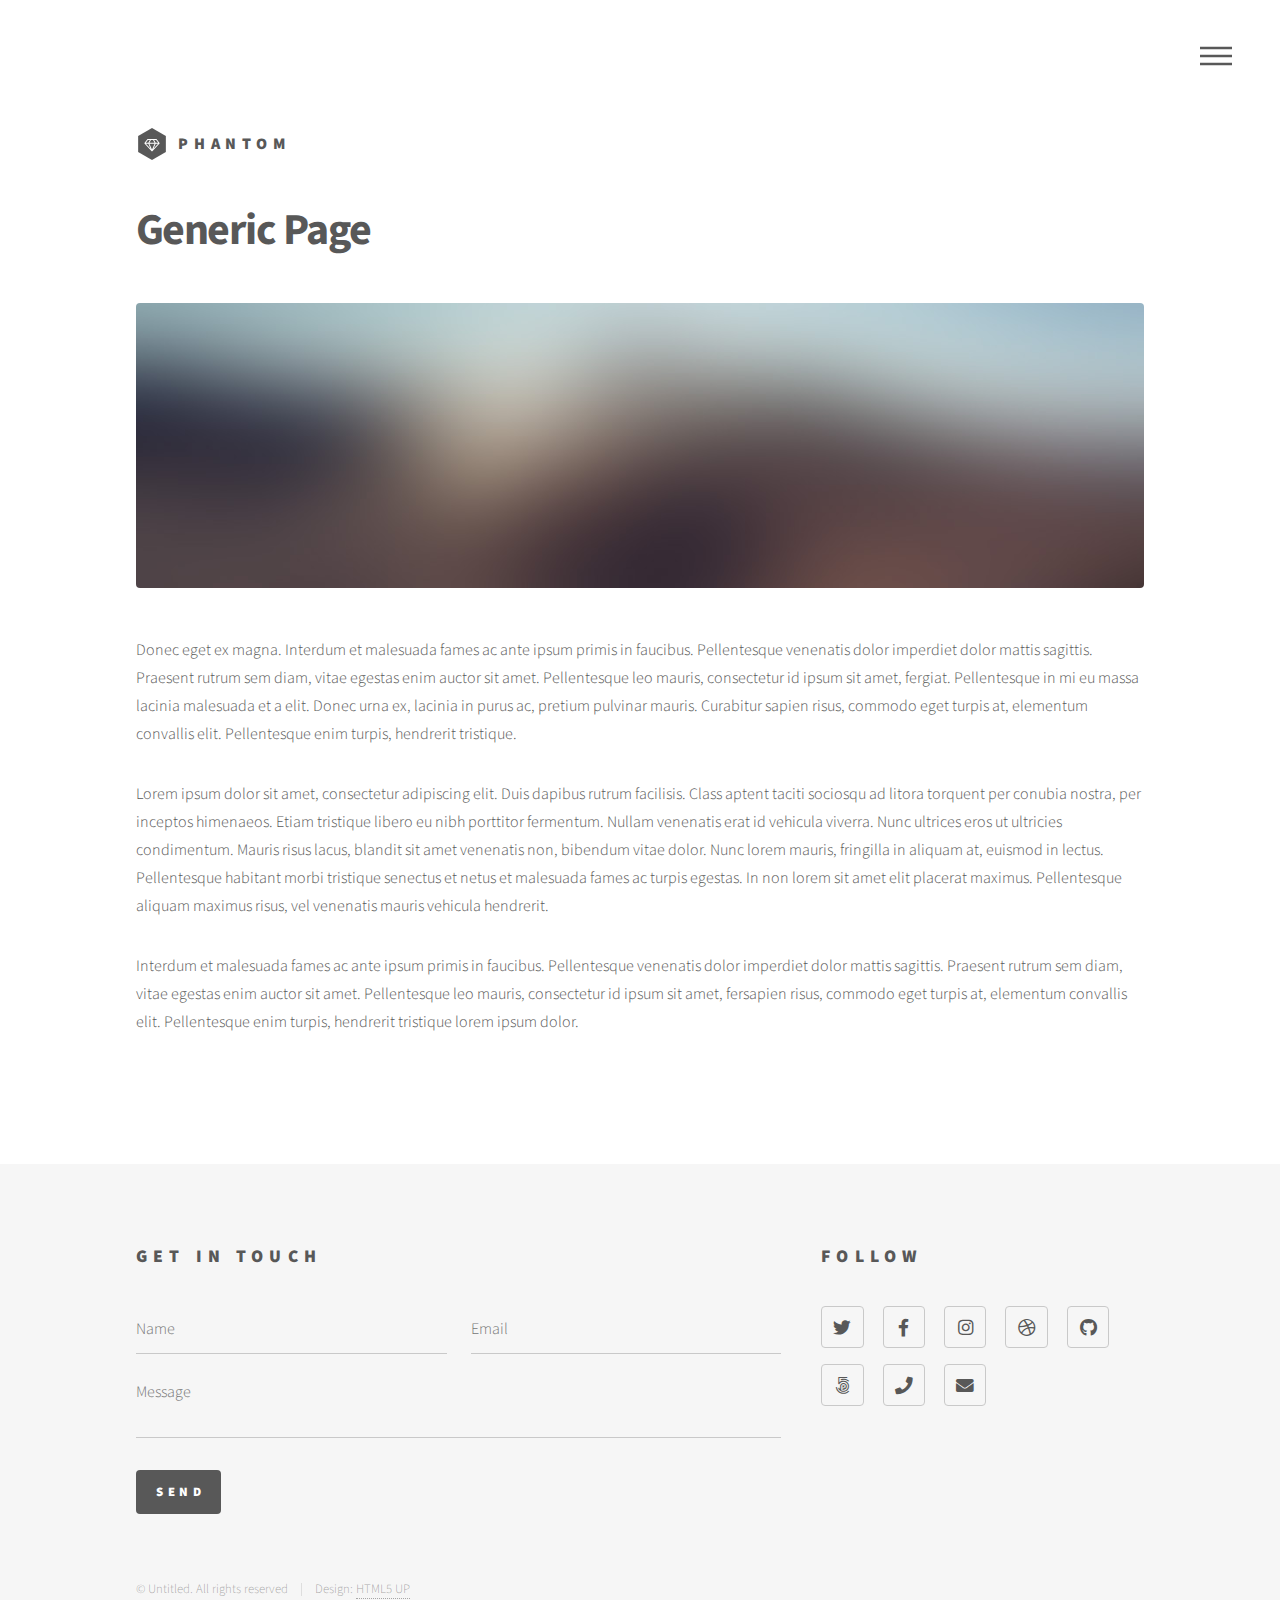
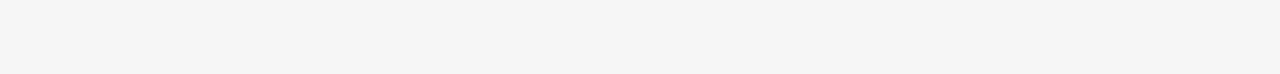
<file: scratch/generic.html>
<!DOCTYPE HTML>
<!--
	Phantom by HTML5 UP
	html5up.net | @ajlkn
	Free for personal and commercial use under the CCA 3.0 license (html5up.net/license)
-->
<html>
	<head>
		<title>Generic - Phantom by HTML5 UP</title>
		<meta charset="utf-8" />
		<meta name="viewport" content="width=device-width, initial-scale=1, user-scalable=no" />
		<link rel="stylesheet" href="assets/css/main.css" />
		<noscript><link rel="stylesheet" href="assets/css/noscript.css" /></noscript>
	</head>
	<body class="is-preload">
		<!-- Wrapper -->
			<div id="wrapper">

				<!-- Header -->
					<header id="header">
						<div class="inner">

							<!-- Logo -->
								<a href="index.html" class="logo">
									<span class="symbol"><img src="images/logo.svg" alt="" /></span><span class="title">Phantom</span>
								</a>

							<!-- Nav -->
								<nav>
									<ul>
										<li><a href="#menu">Menu</a></li>
									</ul>
								</nav>

						</div>
					</header>

				<!-- Menu -->
					<nav id="menu">
						<h2>Menu</h2>
						<ul>
							<li><a href="index.html">Home</a></li>
							<li><a href="generic.html">Ipsum veroeros</a></li>
							<li><a href="generic.html">Tempus etiam</a></li>
							<li><a href="generic.html">Consequat dolor</a></li>
							<li><a href="elements.html">Elements</a></li>
						</ul>
					</nav>

				<!-- Main -->
					<div id="main">
						<div class="inner">
							<h1>Generic Page</h1>
							<span class="image main"><img src="images/pic13.jpg" alt="" /></span>
							<p>Donec eget ex magna. Interdum et malesuada fames ac ante ipsum primis in faucibus. Pellentesque venenatis dolor imperdiet dolor mattis sagittis. Praesent rutrum sem diam, vitae egestas enim auctor sit amet. Pellentesque leo mauris, consectetur id ipsum sit amet, fergiat. Pellentesque in mi eu massa lacinia malesuada et a elit. Donec urna ex, lacinia in purus ac, pretium pulvinar mauris. Curabitur sapien risus, commodo eget turpis at, elementum convallis elit. Pellentesque enim turpis, hendrerit tristique.</p>
							<p>Lorem ipsum dolor sit amet, consectetur adipiscing elit. Duis dapibus rutrum facilisis. Class aptent taciti sociosqu ad litora torquent per conubia nostra, per inceptos himenaeos. Etiam tristique libero eu nibh porttitor fermentum. Nullam venenatis erat id vehicula viverra. Nunc ultrices eros ut ultricies condimentum. Mauris risus lacus, blandit sit amet venenatis non, bibendum vitae dolor. Nunc lorem mauris, fringilla in aliquam at, euismod in lectus. Pellentesque habitant morbi tristique senectus et netus et malesuada fames ac turpis egestas. In non lorem sit amet elit placerat maximus. Pellentesque aliquam maximus risus, vel venenatis mauris vehicula hendrerit.</p>
							<p>Interdum et malesuada fames ac ante ipsum primis in faucibus. Pellentesque venenatis dolor imperdiet dolor mattis sagittis. Praesent rutrum sem diam, vitae egestas enim auctor sit amet. Pellentesque leo mauris, consectetur id ipsum sit amet, fersapien risus, commodo eget turpis at, elementum convallis elit. Pellentesque enim turpis, hendrerit tristique lorem ipsum dolor.</p>
						</div>
					</div>

				<!-- Footer -->
					<footer id="footer">
						<div class="inner">
							<section>
								<h2>Get in touch</h2>
								<form method="post" action="#">
									<div class="fields">
										<div class="field half">
											<input type="text" name="name" id="name" placeholder="Name" />
										</div>
										<div class="field half">
											<input type="email" name="email" id="email" placeholder="Email" />
										</div>
										<div class="field">
											<textarea name="message" id="message" placeholder="Message"></textarea>
										</div>
									</div>
									<ul class="actions">
										<li><input type="submit" value="Send" class="primary" /></li>
									</ul>
								</form>
							</section>
							<section>
								<h2>Follow</h2>
								<ul class="icons">
									<li><a href="#" class="icon brands style2 fa-twitter"><span class="label">Twitter</span></a></li>
									<li><a href="#" class="icon brands style2 fa-facebook-f"><span class="label">Facebook</span></a></li>
									<li><a href="#" class="icon brands style2 fa-instagram"><span class="label">Instagram</span></a></li>
									<li><a href="#" class="icon brands style2 fa-dribbble"><span class="label">Dribbble</span></a></li>
									<li><a href="#" class="icon brands style2 fa-github"><span class="label">GitHub</span></a></li>
									<li><a href="#" class="icon brands style2 fa-500px"><span class="label">500px</span></a></li>
									<li><a href="#" class="icon solid style2 fa-phone"><span class="label">Phone</span></a></li>
									<li><a href="#" class="icon solid style2 fa-envelope"><span class="label">Email</span></a></li>
								</ul>
							</section>
							<ul class="copyright">
								<li>&copy; Untitled. All rights reserved</li><li>Design: <a href="http://html5up.net">HTML5 UP</a></li>
							</ul>
						</div>
					</footer>

			</div>

		<!-- Scripts -->
			<script src="assets/js/jquery.min.js"></script>
			<script src="assets/js/browser.min.js"></script>
			<script src="assets/js/breakpoints.min.js"></script>
			<script src="assets/js/util.js"></script>
			<script src="assets/js/main.js"></script>

	</body>
</html>
</file>
<file: assets/vendors/themify-icons/css/themify-icons.css>
@font-face {
	font-family: 'themify';
	src:url("../fonts/themify.eot?-fvbane");
	src:url("../fonts/themify.eot?#iefix-fvbane") format("embedded-opentype"),
		url("../fonts/themify.woff?-fvbane") format("woff"),
		url("../fonts/themify.ttf?-fvbane") format("truetype"),
		url("../fonts/themify.svg?-fvbane#themify") format("svg");
	font-weight: normal;
	font-style: normal;
}

[class^="ti-"], [class*=" ti-"] {
	font-family: 'themify';
	speak: none;
	font-style: normal;
	font-weight: normal;
	font-variant: normal;
	text-transform: none;
	line-height: 1;

	/* Better Font Rendering =========== */
	-webkit-font-smoothing: antialiased;
	-moz-osx-font-smoothing: grayscale;
}

.ti-wand:before {
	content: "\e600";
}
.ti-volume:before {
	content: "\e601";
}
.ti-user:before {
	content: "\e602";
}
.ti-unlock:before {
	content: "\e603";
}
.ti-unlink:before {
	content: "\e604";
}
.ti-trash:before {
	content: "\e605";
}
.ti-thought:before {
	content: "\e606";
}
.ti-target:before {
	content: "\e607";
}
.ti-tag:before {
	content: "\e608";
}
.ti-tablet:before {
	content: "\e609";
}
.ti-star:before {
	content: "\e60a";
}
.ti-spray:before {
	content: "\e60b";
}
.ti-signal:before {
	content: "\e60c";
}
.ti-shopping-cart:before {
	content: "\e60d";
}
.ti-shopping-cart-full:before {
	content: "\e60e";
}
.ti-settings:before {
	content: "\e60f";
}
.ti-search:before {
	content: "\e610";
}
.ti-zoom-in:before {
	content: "\e611";
}
.ti-zoom-out:before {
	content: "\e612";
}
.ti-cut:before {
	content: "\e613";
}
.ti-ruler:before {
	content: "\e614";
}
.ti-ruler-pencil:before {
	content: "\e615";
}
.ti-ruler-alt:before {
	content: "\e616";
}
.ti-bookmark:before {
	content: "\e617";
}
.ti-bookmark-alt:before {
	content: "\e618";
}
.ti-reload:before {
	content: "\e619";
}
.ti-plus:before {
	content: "\e61a";
}
.ti-pin:before {
	content: "\e61b";
}
.ti-pencil:before {
	content: "\e61c";
}
.ti-pencil-alt:before {
	content: "\e61d";
}
.ti-paint-roller:before {
	content: "\e61e";
}
.ti-paint-bucket:before {
	content: "\e61f";
}
.ti-na:before {
	content: "\e620";
}
.ti-mobile:before {
	content: "\e621";
}
.ti-minus:before {
	content: "\e622";
}
.ti-medall:before {
	content: "\e623";
}
.ti-medall-alt:before {
	content: "\e624";
}
.ti-marker:before {
	content: "\e625";
}
.ti-marker-alt:before {
	content: "\e626";
}
.ti-arrow-up:before {
	content: "\e627";
}
.ti-arrow-right:before {
	content: "\e628";
}
.ti-arrow-left:before {
	content: "\e629";
}
.ti-arrow-down:before {
	content: "\e62a";
}
.ti-lock:before {
	content: "\e62b";
}
.ti-location-arrow:before {
	content: "\e62c";
}
.ti-link:before {
	content: "\e62d";
}
.ti-layout:before {
	content: "\e62e";
}
.ti-layers:before {
	content: "\e62f";
}
.ti-layers-alt:before {
	content: "\e630";
}
.ti-key:before {
	content: "\e631";
}
.ti-import:before {
	content: "\e632";
}
.ti-image:before {
	content: "\e633";
}
.ti-heart:before {
	content: "\e634";
}
.ti-heart-broken:before {
	content: "\e635";
}
.ti-hand-stop:before {
	content: "\e636";
}
.ti-hand-open:before {
	content: "\e637";
}
.ti-hand-drag:before {
	content: "\e638";
}
.ti-folder:before {
	content: "\e639";
}
.ti-flag:before {
	content: "\e63a";
}
.ti-flag-alt:before {
	content: "\e63b";
}
.ti-flag-alt-2:before {
	content: "\e63c";
}
.ti-eye:before {
	content: "\e63d";
}
.ti-export:before {
	content: "\e63e";
}
.ti-exchange-vertical:before {
	content: "\e63f";
}
.ti-desktop:before {
	content: "\e640";
}
.ti-cup:before {
	content: "\e641";
}
.ti-crown:before {
	content: "\e642";
}
.ti-comments:before {
	content: "\e643";
}
.ti-comment:before {
	content: "\e644";
}
.ti-comment-alt:before {
	content: "\e645";
}
.ti-close:before {
	content: "\e646";
}
.ti-clip:before {
	content: "\e647";
}
.ti-angle-up:before {
	content: "\e648";
}
.ti-angle-right:before {
	content: "\e649";
}
.ti-angle-left:before {
	content: "\e64a";
}
.ti-angle-down:before {
	content: "\e64b";
}
.ti-check:before {
	content: "\e64c";
}
.ti-check-box:before {
	content: "\e64d";
}
.ti-camera:before {
	content: "\e64e";
}
.ti-announcement:before {
	content: "\e64f";
}
.ti-brush:before {
	content: "\e650";
}
.ti-briefcase:before {
	content: "\e651";
}
.ti-bolt:before {
	content: "\e652";
}
.ti-bolt-alt:before {
	content: "\e653";
}
.ti-blackboard:before {
	content: "\e654";
}
.ti-bag:before {
	content: "\e655";
}
.ti-move:before {
	content: "\e656";
}
.ti-arrows-vertical:before {
	content: "\e657";
}
.ti-arrows-horizontal:before {
	content: "\e658";
}
.ti-fullscreen:before {
	content: "\e659";
}
.ti-arrow-top-right:before {
	content: "\e65a";
}
.ti-arrow-top-left:before {
	content: "\e65b";
}
.ti-arrow-circle-up:before {
	content: "\e65c";
}
.ti-arrow-circle-right:before {
	content: "\e65d";
}
.ti-arrow-circle-left:before {
	content: "\e65e";
}
.ti-arrow-circle-down:before {
	content: "\e65f";
}
.ti-angle-double-up:before {
	content: "\e660";
}
.ti-angle-double-right:before {
	content: "\e661";
}
.ti-angle-double-left:before {
	content: "\e662";
}
.ti-angle-double-down:before {
	content: "\e663";
}
.ti-zip:before {
	content: "\e664";
}
.ti-world:before {
	content: "\e665";
}
.ti-wheelchair:before {
	content: "\e666";
}
.ti-view-list:before {
	content: "\e667";
}
.ti-view-list-alt:before {
	content: "\e668";
}
.ti-view-grid:before {
	content: "\e669";
}
.ti-uppercase:before {
	content: "\e66a";
}
.ti-upload:before {
	content: "\e66b";
}
.ti-underline:before {
	content: "\e66c";
}
.ti-truck:before {
	content: "\e66d";
}
.ti-timer:before {
	content: "\e66e";
}
.ti-ticket:before {
	content: "\e66f";
}
.ti-thumb-up:before {
	content: "\e670";
}
.ti-thumb-down:before {
	content: "\e671";
}
.ti-text:before {
	content: "\e672";
}
.ti-stats-up:before {
	content: "\e673";
}
.ti-stats-down:before {
	content: "\e674";
}
.ti-split-v:before {
	content: "\e675";
}
.ti-split-h:before {
	content: "\e676";
}
.ti-smallcap:before {
	content: "\e677";
}
.ti-shine:before {
	content: "\e678";
}
.ti-shift-right:before {
	content: "\e679";
}
.ti-shift-left:before {
	content: "\e67a";
}
.ti-shield:before {
	content: "\e67b";
}
.ti-notepad:before {
	content: "\e67c";
}
.ti-server:before {
	content: "\e67d";
}
.ti-quote-right:before {
	content: "\e67e";
}
.ti-quote-left:before {
	content: "\e67f";
}
.ti-pulse:before {
	content: "\e680";
}
.ti-printer:before {
	content: "\e681";
}
.ti-power-off:before {
	content: "\e682";
}
.ti-plug:before {
	content: "\e683";
}
.ti-pie-chart:before {
	content: "\e684";
}
.ti-paragraph:before {
	content: "\e685";
}
.ti-panel:before {
	content: "\e686";
}
.ti-package:before {
	content: "\e687";
}
.ti-music:before {
	content: "\e688";
}
.ti-music-alt:before {
	content: "\e689";
}
.ti-mouse:before {
	content: "\e68a";
}
.ti-mouse-alt:before {
	content: "\e68b";
}
.ti-money:before {
	content: "\e68c";
}
.ti-microphone:before {
	content: "\e68d";
}
.ti-menu:before {
	content: "\e68e";
}
.ti-menu-alt:before {
	content: "\e68f";
}
.ti-map:before {
	content: "\e690";
}
.ti-map-alt:before {
	content: "\e691";
}
.ti-loop:before {
	content: "\e692";
}
.ti-location-pin:before {
	content: "\e693";
}
.ti-list:before {
	content: "\e694";
}
.ti-light-bulb:before {
	content: "\e695";
}
.ti-Italic:before {
	content: "\e696";
}
.ti-info:before {
	content: "\e697";
}
.ti-infinite:before {
	content: "\e698";
}
.ti-id-badge:before {
	content: "\e699";
}
.ti-hummer:before {
	content: "\e69a";
}
.ti-home:before {
	content: "\e69b";
}
.ti-help:before {
	content: "\e69c";
}
.ti-headphone:before {
	content: "\e69d";
}
.ti-harddrives:before {
	content: "\e69e";
}
.ti-harddrive:before {
	content: "\e69f";
}
.ti-gift:before {
	content: "\e6a0";
}
.ti-game:before {
	content: "\e6a1";
}
.ti-filter:before {
	content: "\e6a2";
}
.ti-files:before {
	content: "\e6a3";
}
.ti-file:before {
	content: "\e6a4";
}
.ti-eraser:before {
	content: "\e6a5";
}
.ti-envelope:before {
	content: "\e6a6";
}
.ti-download:before {
	content: "\e6a7";
}
.ti-direction:before {
	content: "\e6a8";
}
.ti-direction-alt:before {
	content: "\e6a9";
}
.ti-dashboard:before {
	content: "\e6aa";
}
.ti-control-stop:before {
	content: "\e6ab";
}
.ti-control-shuffle:before {
	content: "\e6ac";
}
.ti-control-play:before {
	content: "\e6ad";
}
.ti-control-pause:before {
	content: "\e6ae";
}
.ti-control-forward:before {
	content: "\e6af";
}
.ti-control-backward:before {
	content: "\e6b0";
}
.ti-cloud:before {
	content: "\e6b1";
}
.ti-cloud-up:before {
	content: "\e6b2";
}
.ti-cloud-down:before {
	content: "\e6b3";
}
.ti-clipboard:before {
	content: "\e6b4";
}
.ti-car:before {
	content: "\e6b5";
}
.ti-calendar:before {
	content: "\e6b6";
}
.ti-book:before {
	content: "\e6b7";
}
.ti-bell:before {
	content: "\e6b8";
}
.ti-basketball:before {
	content: "\e6b9";
}
.ti-bar-chart:before {
	content: "\e6ba";
}
.ti-bar-chart-alt:before {
	content: "\e6bb";
}
.ti-back-right:before {
	content: "\e6bc";
}
.ti-back-left:before {
	content: "\e6bd";
}
.ti-arrows-corner:before {
	content: "\e6be";
}
.ti-archive:before {
	content: "\e6bf";
}
.ti-anchor:before {
	content: "\e6c0";
}
.ti-align-right:before {
	content: "\e6c1";
}
.ti-align-left:before {
	content: "\e6c2";
}
.ti-align-justify:before {
	content: "\e6c3";
}
.ti-align-center:before {
	content: "\e6c4";
}
.ti-alert:before {
	content: "\e6c5";
}
.ti-alarm-clock:before {
	content: "\e6c6";
}
.ti-agenda:before {
	content: "\e6c7";
}
.ti-write:before {
	content: "\e6c8";
}
.ti-window:before {
	content: "\e6c9";
}
.ti-widgetized:before {
	content: "\e6ca";
}
.ti-widget:before {
	content: "\e6cb";
}
.ti-widget-alt:before {
	content: "\e6cc";
}
.ti-wallet:before {
	content: "\e6cd";
}
.ti-video-clapper:before {
	content: "\e6ce";
}
.ti-video-camera:before {
	content: "\e6cf";
}
.ti-vector:before {
	content: "\e6d0";
}
.ti-themify-logo:before {
	content: "\e6d1";
}
.ti-themify-favicon:before {
	content: "\e6d2";
}
.ti-themify-favicon-alt:before {
	content: "\e6d3";
}
.ti-support:before {
	content: "\e6d4";
}
.ti-stamp:before {
	content: "\e6d5";
}
.ti-split-v-alt:before {
	content: "\e6d6";
}
.ti-slice:before {
	content: "\e6d7";
}
.ti-shortcode:before {
	content: "\e6d8";
}
.ti-shift-right-alt:before {
	content: "\e6d9";
}
.ti-shift-left-alt:before {
	content: "\e6da";
}
.ti-ruler-alt-2:before {
	content: "\e6db";
}
.ti-receipt:before {
	content: "\e6dc";
}
.ti-pin2:before {
	content: "\e6dd";
}
.ti-pin-alt:before {
	content: "\e6de";
}
.ti-pencil-alt2:before {
	content: "\e6df";
}
.ti-palette:before {
	content: "\e6e0";
}
.ti-more:before {
	content: "\e6e1";
}
.ti-more-alt:before {
	content: "\e6e2";
}
.ti-microphone-alt:before {
	content: "\e6e3";
}
.ti-magnet:before {
	content: "\e6e4";
}
.ti-line-double:before {
	content: "\e6e5";
}
.ti-line-dotted:before {
	content: "\e6e6";
}
.ti-line-dashed:before {
	content: "\e6e7";
}
.ti-layout-width-full:before {
	content: "\e6e8";
}
.ti-layout-width-default:before {
	content: "\e6e9";
}
.ti-layout-width-default-alt:before {
	content: "\e6ea";
}
.ti-layout-tab:before {
	content: "\e6eb";
}
.ti-layout-tab-window:before {
	content: "\e6ec";
}
.ti-layout-tab-v:before {
	content: "\e6ed";
}
.ti-layout-tab-min:before {
	content: "\e6ee";
}
.ti-layout-slider:before {
	content: "\e6ef";
}
.ti-layout-slider-alt:before {
	content: "\e6f0";
}
.ti-layout-sidebar-right:before {
	content: "\e6f1";
}
.ti-layout-sidebar-none:before {
	content: "\e6f2";
}
.ti-layout-sidebar-left:before {
	content: "\e6f3";
}
.ti-layout-placeholder:before {
	content: "\e6f4";
}
.ti-layout-menu:before {
	content: "\e6f5";
}
.ti-layout-menu-v:before {
	content: "\e6f6";
}
.ti-layout-menu-separated:before {
	content: "\e6f7";
}
.ti-layout-menu-full:before {
	content: "\e6f8";
}
.ti-layout-media-right-alt:before {
	content: "\e6f9";
}
.ti-layout-media-right:before {
	content: "\e6fa";
}
.ti-layout-media-overlay:before {
	content: "\e6fb";
}
.ti-layout-media-overlay-alt:before {
	content: "\e6fc";
}
.ti-layout-media-overlay-alt-2:before {
	content: "\e6fd";
}
.ti-layout-media-left-alt:before {
	content: "\e6fe";
}
.ti-layout-media-left:before {
	content: "\e6ff";
}
.ti-layout-media-center-alt:before {
	content: "\e700";
}
.ti-layout-media-center:before {
	content: "\e701";
}
.ti-layout-list-thumb:before {
	content: "\e702";
}
.ti-layout-list-thumb-alt:before {
	content: "\e703";
}
.ti-layout-list-post:before {
	content: "\e704";
}
.ti-layout-list-large-image:before {
	content: "\e705";
}
.ti-layout-line-solid:before {
	content: "\e706";
}
.ti-layout-grid4:before {
	content: "\e707";
}
.ti-layout-grid3:before {
	content: "\e708";
}
.ti-layout-grid2:before {
	content: "\e709";
}
.ti-layout-grid2-thumb:before {
	content: "\e70a";
}
.ti-layout-cta-right:before {
	content: "\e70b";
}
.ti-layout-cta-left:before {
	content: "\e70c";
}
.ti-layout-cta-center:before {
	content: "\e70d";
}
.ti-layout-cta-btn-right:before {
	content: "\e70e";
}
.ti-layout-cta-btn-left:before {
	content: "\e70f";
}
.ti-layout-column4:before {
	content: "\e710";
}
.ti-layout-column3:before {
	content: "\e711";
}
.ti-layout-column2:before {
	content: "\e712";
}
.ti-layout-accordion-separated:before {
	content: "\e713";
}
.ti-layout-accordion-merged:before {
	content: "\e714";
}
.ti-layout-accordion-list:before {
	content: "\e715";
}
.ti-ink-pen:before {
	content: "\e716";
}
.ti-info-alt:before {
	content: "\e717";
}
.ti-help-alt:before {
	content: "\e718";
}
.ti-headphone-alt:before {
	content: "\e719";
}
.ti-hand-point-up:before {
	content: "\e71a";
}
.ti-hand-point-right:before {
	content: "\e71b";
}
.ti-hand-point-left:before {
	content: "\e71c";
}
.ti-hand-point-down:before {
	content: "\e71d";
}
.ti-gallery:before {
	content: "\e71e";
}
.ti-face-smile:before {
	content: "\e71f";
}
.ti-face-sad:before {
	content: "\e720";
}
.ti-credit-card:before {
	content: "\e721";
}
.ti-control-skip-forward:before {
	content: "\e722";
}
.ti-control-skip-backward:before {
	content: "\e723";
}
.ti-control-record:before {
	content: "\e724";
}
.ti-control-eject:before {
	content: "\e725";
}
.ti-comments-smiley:before {
	content: "\e726";
}
.ti-brush-alt:before {
	content: "\e727";
}
.ti-youtube:before {
	content: "\e728";
}
.ti-vimeo:before {
	content: "\e729";
}
.ti-twitter:before {
	content: "\e72a";
}
.ti-time:before {
	content: "\e72b";
}
.ti-tumblr:before {
	content: "\e72c";
}
.ti-skype:before {
	content: "\e72d";
}
.ti-share:before {
	content: "\e72e";
}
.ti-share-alt:before {
	content: "\e72f";
}
.ti-rocket:before {
	content: "\e730";
}
.ti-pinterest:before {
	content: "\e731";
}
.ti-new-window:before {
	content: "\e732";
}
.ti-microsoft:before {
	content: "\e733";
}
.ti-list-ol:before {
	content: "\e734";
}
.ti-linkedin:before {
	content: "\e735";
}
.ti-layout-sidebar-2:before {
	content: "\e736";
}
.ti-layout-grid4-alt:before {
	content: "\e737";
}
.ti-layout-grid3-alt:before {
	content: "\e738";
}
.ti-layout-grid2-alt:before {
	content: "\e739";
}
.ti-layout-column4-alt:before {
	content: "\e73a";
}
.ti-layout-column3-alt:before {
	content: "\e73b";
}
.ti-layout-column2-alt:before {
	content: "\e73c";
}
.ti-instagram:before {
	content: "\e73d";
}
.ti-google:before {
	content: "\e73e";
}
.ti-github:before {
	content: "\e73f";
}
.ti-flickr:before {
	content: "\e740";
}
.ti-facebook:before {
	content: "\e741";
}
.ti-dropbox:before {
	content: "\e742";
}
.ti-dribbble:before {
	content: "\e743";
}
.ti-apple:before {
	content: "\e744";
}
.ti-android:before {
	content: "\e745";
}
.ti-save:before {
	content: "\e746";
}
.ti-save-alt:before {
	content: "\e747";
}
.ti-yahoo:before {
	content: "\e748";
}
.ti-wordpress:before {
	content: "\e749";
}
.ti-vimeo-alt:before {
	content: "\e74a";
}
.ti-twitter-alt:before {
	content: "\e74b";
}
.ti-tumblr-alt:before {
	content: "\e74c";
}
.ti-trello:before {
	content: "\e74d";
}
.ti-stack-overflow:before {
	content: "\e74e";
}
.ti-soundcloud:before {
	content: "\e74f";
}
.ti-sharethis:before {
	content: "\e750";
}
.ti-sharethis-alt:before {
	content: "\e751";
}
.ti-reddit:before {
	content: "\e752";
}
.ti-pinterest-alt:before {
	content: "\e753";
}
.ti-microsoft-alt:before {
	content: "\e754";
}
.ti-linux:before {
	content: "\e755";
}
.ti-jsfiddle:before {
	content: "\e756";
}
.ti-joomla:before {
	content: "\e757";
}
.ti-html5:before {
	content: "\e758";
}
.ti-flickr-alt:before {
	content: "\e759";
}
.ti-email:before {
	content: "\e75a";
}
.ti-drupal:before {
	content: "\e75b";
}
.ti-dropbox-alt:before {
	content: "\e75c";
}
.ti-css3:before {
	content: "\e75d";
}
.ti-rss:before {
	content: "\e75e";
}
.ti-rss-alt:before {
	content: "\e75f";
}
</file>
<file: assets/css/meyawo.css>
@charset "UTF-8";
/*!
=========================================================
* Meyawo Landing page
=========================================================

* Copyright: 2019 DevCRUD (https://devcrud.com)
* Licensed: (https://devcrud.com/licenses)
* Coded by www.devcrud.com

=========================================================

* The above copyright notice and this permission notice shall be included in all copies or substantial portions of the Software.
*/
@import url("https://fonts.googleapis.com/css?family=Baloo+Paaji|Open+Sans:300,300i,400,400i,600,600i,700,700i");
:root {
  --blue: #1e549f;
  --indigo: #695aa6;
  --purple: #6f42c1;
  --pink: #e83e8c;
  --red: #ec185d;
  --orange: #ff6d02;
  --yellow: #ffc107;
  --green: #1bb74f;
  --teal: #20c997;
  --cyan: #17a2b8;
  --white: #fff;
  --gray: #6c757d;
  --gray-dark: #393e46;
  --primary: #695aa6;
  --secondary: #393e46;
  --success: #1bb74f;
  --info: #17a2b8;
  --warning: #ff6d02;
  --danger: #ec185d;
  --light: #f8f9fa;
  --dark: #212529;
  --breakpoint-xs: 0;
  --breakpoint-sm: 576px;
  --breakpoint-md: 768px;
  --breakpoint-lg: 992px;
  --breakpoint-xl: 1200px;
  --font-family-sans-serif: "Open Sans", sans-serif;
  --font-family-monospace: SFMono-Regular, Menlo, Monaco, Consolas, "Liberation Mono", "Courier New", monospace;
}

*,
*::before,
*::after {
  box-sizing: border-box;
}

html {
  font-family: sans-serif;
  line-height: 1.15;
  -webkit-text-size-adjust: 100%;
  -webkit-tap-highlight-color: rgba(0, 0, 0, 0);
}

article, aside, figcaption, figure, footer, header, hgroup, main, nav, section {
  display: block;
}

body {
  margin: 0;
  font-family: "Open Sans", sans-serif;
  font-size: 1rem;
  font-weight: 400;
  line-height: 1.5;
  color: #212529;
  text-align: left;
  background-color: #fff;
}

[tabindex="-1"]:focus {
  outline: 0 !important;
}

hr {
  box-sizing: content-box;
  height: 0;
  overflow: visible;
}

h1, h2, h3, h4, h5, h6 {
  margin-top: 0;
  margin-bottom: 0.5rem;
}

p {
  margin-top: 0;
  margin-bottom: 1rem;
}

abbr[title],
abbr[data-original-title] {
  text-decoration: underline;
  -webkit-text-decoration: underline dotted;
          text-decoration: underline dotted;
  cursor: help;
  border-bottom: 0;
  -webkit-text-decoration-skip-ink: none;
          text-decoration-skip-ink: none;
}

address {
  margin-bottom: 1rem;
  font-style: normal;
  line-height: inherit;
}

ol,
ul,
dl {
  margin-top: 0;
  margin-bottom: 1rem;
}

ol ol,
ul ul,
ol ul,
ul ol {
  margin-bottom: 0;
}

dt {
  font-weight: 700;
}

dd {
  margin-bottom: .5rem;
  margin-left: 0;
}

blockquote {
  margin: 0 0 1rem;
}

b,
strong {
  font-weight: bolder;
}

small {
  font-size: 80%;
}

sub,
sup {
  position: relative;
  font-size: 75%;
  line-height: 0;
  vertical-align: baseline;
}

sub {
  bottom: -.25em;
}

sup {
  top: -.5em;
}

a {
  color: #695aa6;
  text-decoration: none;
  background-color: transparent;
}

a:hover {
  color: #493f75;
  text-decoration: none;
}

a:not([href]):not([tabindex]) {
  color: inherit;
  text-decoration: none;
}

a:not([href]):not([tabindex]):hover, a:not([href]):not([tabindex]):focus {
  color: inherit;
  text-decoration: none;
}

a:not([href]):not([tabindex]):focus {
  outline: 0;
}

pre,
code,
kbd,
samp {
  font-family: SFMono-Regular, Menlo, Monaco, Consolas, "Liberation Mono", "Courier New", monospace;
  font-size: 1em;
}

pre {
  margin-top: 0;
  margin-bottom: 1rem;
  overflow: auto;
}

figure {
  margin: 0 0 1rem;
}

img {
  vertical-align: middle;
  border-style: none;
}

svg {
  overflow: hidden;
  vertical-align: middle;
}

table {
  border-collapse: collapse;
}

caption {
  padding-top: 0.75rem;
  padding-bottom: 0.75rem;
  color: #6c757d;
  text-align: left;
  caption-side: bottom;
}

th {
  text-align: inherit;
}

label {
  display: inline-block;
  margin-bottom: 0.5rem;
}

button {
  border-radius: 0;
}

button:focus {
  outline: 1px dotted;
  outline: 5px auto -webkit-focus-ring-color;
}

input,
button,
select,
optgroup,
textarea {
  margin: 0;
  font-family: inherit;
  font-size: inherit;
  line-height: inherit;
}

button,
input {
  overflow: visible;
}

button,
select {
  text-transform: none;
}

select {
  word-wrap: normal;
}

button,
[type="button"],
[type="reset"],
[type="submit"] {
  -webkit-appearance: button;
}

button:not(:disabled),
[type="button"]:not(:disabled),
[type="reset"]:not(:disabled),
[type="submit"]:not(:disabled) {
  cursor: pointer;
}

button::-moz-focus-inner,
[type="button"]::-moz-focus-inner,
[type="reset"]::-moz-focus-inner,
[type="submit"]::-moz-focus-inner {
  padding: 0;
  border-style: none;
}

input[type="radio"],
input[type="checkbox"] {
  box-sizing: border-box;
  padding: 0;
}

input[type="date"],
input[type="time"],
input[type="datetime-local"],
input[type="month"] {
  -webkit-appearance: listbox;
}

textarea {
  overflow: auto;
  resize: vertical;
}

fieldset {
  min-width: 0;
  padding: 0;
  margin: 0;
  border: 0;
}

legend {
  display: block;
  width: 100%;
  max-width: 100%;
  padding: 0;
  margin-bottom: .5rem;
  font-size: 1.5rem;
  line-height: inherit;
  color: inherit;
  white-space: normal;
}

progress {
  vertical-align: baseline;
}

[type="number"]::-webkit-inner-spin-button,
[type="number"]::-webkit-outer-spin-button {
  height: auto;
}

[type="search"] {
  outline-offset: -2px;
  -webkit-appearance: none;
}

[type="search"]::-webkit-search-decoration {
  -webkit-appearance: none;
}

::-webkit-file-upload-button {
  font: inherit;
  -webkit-appearance: button;
}

output {
  display: inline-block;
}

summary {
  display: list-item;
  cursor: pointer;
}

template {
  display: none;
}

[hidden] {
  display: none !important;
}

h1, h2, h3, h4, h5, h6,
.h1, .h2, .h3, .h4, .h5, .h6 {
  margin-bottom: 0.5rem;
  font-weight: 500;
  line-height: 1.2;
}

h1, .h1 {
  font-size: 2.5rem;
}

h2, .h2 {
  font-size: 2rem;
}

h3, .h3 {
  font-size: 1.75rem;
}

h4, .h4 {
  font-size: 1.5rem;
}

h5, .h5 {
  font-size: 1.25rem;
}

h6, .h6 {
  font-size: 1rem;
}

.lead {
  font-size: 1.25rem;
  font-weight: 300;
}

.display-1 {
  font-size: 6rem;
  font-weight: 300;
  line-height: 1.2;
}

.display-2 {
  font-size: 5.5rem;
  font-weight: 300;
  line-height: 1.2;
}

.display-3 {
  font-size: 4.5rem;
  font-weight: 300;
  line-height: 1.2;
}

.display-4 {
  font-size: 3.5rem;
  font-weight: 300;
  line-height: 1.2;
}

hr {
  margin-top: 1rem;
  margin-bottom: 1rem;
  border: 0;
  border-top: 1px solid rgba(0, 0, 0, 0.1);
}

small,
.small {
  font-size: 80%;
  font-weight: 400;
}

mark,
.mark {
  padding: 0.2em;
  background-color: #fcf8e3;
}

.list-unstyled {
  padding-left: 0;
  list-style: none;
}

.list-inline {
  padding-left: 0;
  list-style: none;
}

.list-inline-item {
  display: inline-block;
}

.list-inline-item:not(:last-child) {
  margin-right: 0.5rem;
}

.initialism {
  font-size: 90%;
  text-transform: uppercase;
}

.blockquote {
  margin-bottom: 1rem;
  font-size: 1.25rem;
}

.blockquote-footer {
  display: block;
  font-size: 80%;
  color: #6c757d;
}

.blockquote-footer::before {
  content: "\2014\00A0";
}

.img-fluid {
  max-width: 100%;
  height: auto;
}

.img-thumbnail {
  padding: 0.25rem;
  background-color: #fff;
  border: 1px solid #dee2e6;
  border-radius: 0.25rem;
  max-width: 100%;
  height: auto;
}

.figure {
  display: inline-block;
}

.figure-img {
  margin-bottom: 0.5rem;
  line-height: 1;
}

.figure-caption {
  font-size: 90%;
  color: #6c757d;
}

code {
  font-size: 87.5%;
  color: #e83e8c;
  word-break: break-word;
}

a > code {
  color: inherit;
}

kbd {
  padding: 0.2rem 0.4rem;
  font-size: 87.5%;
  color: #fff;
  background-color: #212529;
  border-radius: 0.2rem;
}

kbd kbd {
  padding: 0;
  font-size: 100%;
  font-weight: 700;
}

pre {
  display: block;
  font-size: 87.5%;
  color: #212529;
}

pre code {
  font-size: inherit;
  color: inherit;
  word-break: normal;
}

.pre-scrollable {
  max-height: 340px;
  overflow-y: scroll;
}

.container {
  width: 100%;
  padding-right: 15px;
  padding-left: 15px;
  margin-right: auto;
  margin-left: auto;
}

@media (min-width: 576px) {
  .container {
    max-width: 540px;
  }
}

@media (min-width: 768px) {
  .container {
    max-width: 720px;
  }
}

@media (min-width: 992px) {
  .container {
    max-width: 960px;
  }
}

@media (min-width: 1200px) {
  .container {
    max-width: 1140px;
  }
}

.container-fluid {
  width: 100%;
  padding-right: 15px;
  padding-left: 15px;
  margin-right: auto;
  margin-left: auto;
}

.row {
  display: -webkit-box;
  display: -webkit-flex;
  display: -ms-flexbox;
  display: flex;
  -webkit-flex-wrap: wrap;
      -ms-flex-wrap: wrap;
          flex-wrap: wrap;
  margin-right: -15px;
  margin-left: -15px;
}

.no-gutters {
  margin-right: 0;
  margin-left: 0;
}

.no-gutters > .col,
.no-gutters > [class*="col-"] {
  padding-right: 0;
  padding-left: 0;
}

.col-1, .col-2, .col-3, .col-4, .col-5, .col-6, .col-7, .col-8, .col-9, .col-10, .col-11, .col-12, .col,
.col-auto, .col-sm-1, .col-sm-2, .col-sm-3, .col-sm-4, .col-sm-5, .col-sm-6, .col-sm-7, .col-sm-8, .col-sm-9, .col-sm-10, .col-sm-11, .col-sm-12, .col-sm,
.col-sm-auto, .col-md-1, .col-md-2, .col-md-3, .col-md-4, .col-md-5, .col-md-6, .col-md-7, .col-md-8, .col-md-9, .col-md-10, .col-md-11, .col-md-12, .col-md,
.col-md-auto, .col-lg-1, .col-lg-2, .col-lg-3, .col-lg-4, .col-lg-5, .col-lg-6, .col-lg-7, .col-lg-8, .col-lg-9, .col-lg-10, .col-lg-11, .col-lg-12, .col-lg,
.col-lg-auto, .col-xl-1, .col-xl-2, .col-xl-3, .col-xl-4, .col-xl-5, .col-xl-6, .col-xl-7, .col-xl-8, .col-xl-9, .col-xl-10, .col-xl-11, .col-xl-12, .col-xl,
.col-xl-auto {
  position: relative;
  width: 100%;
  padding-right: 15px;
  padding-left: 15px;
}

.col {
  -webkit-flex-basis: 0;
      -ms-flex-preferred-size: 0;
          flex-basis: 0;
  -webkit-box-flex: 1;
  -webkit-flex-grow: 1;
      -ms-flex-positive: 1;
          flex-grow: 1;
  max-width: 100%;
}

.col-auto {
  -webkit-box-flex: 0;
  -webkit-flex: 0 0 auto;
      -ms-flex: 0 0 auto;
          flex: 0 0 auto;
  width: auto;
  max-width: 100%;
}

.col-1 {
  -webkit-box-flex: 0;
  -webkit-flex: 0 0 8.33333%;
      -ms-flex: 0 0 8.33333%;
          flex: 0 0 8.33333%;
  max-width: 8.33333%;
}

.col-2 {
  -webkit-box-flex: 0;
  -webkit-flex: 0 0 16.66667%;
      -ms-flex: 0 0 16.66667%;
          flex: 0 0 16.66667%;
  max-width: 16.66667%;
}

.col-3 {
  -webkit-box-flex: 0;
  -webkit-flex: 0 0 25%;
      -ms-flex: 0 0 25%;
          flex: 0 0 25%;
  max-width: 25%;
}

.col-4 {
  -webkit-box-flex: 0;
  -webkit-flex: 0 0 33.33333%;
      -ms-flex: 0 0 33.33333%;
          flex: 0 0 33.33333%;
  max-width: 33.33333%;
}

.col-5 {
  -webkit-box-flex: 0;
  -webkit-flex: 0 0 41.66667%;
      -ms-flex: 0 0 41.66667%;
          flex: 0 0 41.66667%;
  max-width: 41.66667%;
}

.col-6 {
  -webkit-box-flex: 0;
  -webkit-flex: 0 0 50%;
      -ms-flex: 0 0 50%;
          flex: 0 0 50%;
  max-width: 50%;
}

.col-7 {
  -webkit-box-flex: 0;
  -webkit-flex: 0 0 58.33333%;
      -ms-flex: 0 0 58.33333%;
          flex: 0 0 58.33333%;
  max-width: 58.33333%;
}

.col-8 {
  -webkit-box-flex: 0;
  -webkit-flex: 0 0 66.66667%;
      -ms-flex: 0 0 66.66667%;
          flex: 0 0 66.66667%;
  max-width: 66.66667%;
}

.col-9 {
  -webkit-box-flex: 0;
  -webkit-flex: 0 0 75%;
      -ms-flex: 0 0 75%;
          flex: 0 0 75%;
  max-width: 75%;
}

.col-10 {
  -webkit-box-flex: 0;
  -webkit-flex: 0 0 83.33333%;
      -ms-flex: 0 0 83.33333%;
          flex: 0 0 83.33333%;
  max-width: 83.33333%;
}

.col-11 {
  -webkit-box-flex: 0;
  -webkit-flex: 0 0 91.66667%;
      -ms-flex: 0 0 91.66667%;
          flex: 0 0 91.66667%;
  max-width: 91.66667%;
}

.col-12 {
  -webkit-box-flex: 0;
  -webkit-flex: 0 0 100%;
      -ms-flex: 0 0 100%;
          flex: 0 0 100%;
  max-width: 100%;
}

.order-first {
  -webkit-box-ordinal-group: 0;
  -webkit-order: -1;
      -ms-flex-order: -1;
          order: -1;
}

.order-last {
  -webkit-box-ordinal-group: 14;
  -webkit-order: 13;
      -ms-flex-order: 13;
          order: 13;
}

.order-0 {
  -webkit-box-ordinal-group: 1;
  -webkit-order: 0;
      -ms-flex-order: 0;
          order: 0;
}

.order-1 {
  -webkit-box-ordinal-group: 2;
  -webkit-order: 1;
      -ms-flex-order: 1;
          order: 1;
}

.order-2 {
  -webkit-box-ordinal-group: 3;
  -webkit-order: 2;
      -ms-flex-order: 2;
          order: 2;
}

.order-3 {
  -webkit-box-ordinal-group: 4;
  -webkit-order: 3;
      -ms-flex-order: 3;
          order: 3;
}

.order-4 {
  -webkit-box-ordinal-group: 5;
  -webkit-order: 4;
      -ms-flex-order: 4;
          order: 4;
}

.order-5 {
  -webkit-box-ordinal-group: 6;
  -webkit-order: 5;
      -ms-flex-order: 5;
          order: 5;
}

.order-6 {
  -webkit-box-ordinal-group: 7;
  -webkit-order: 6;
      -ms-flex-order: 6;
          order: 6;
}

.order-7 {
  -webkit-box-ordinal-group: 8;
  -webkit-order: 7;
      -ms-flex-order: 7;
          order: 7;
}

.order-8 {
  -webkit-box-ordinal-group: 9;
  -webkit-order: 8;
      -ms-flex-order: 8;
          order: 8;
}

.order-9 {
  -webkit-box-ordinal-group: 10;
  -webkit-order: 9;
      -ms-flex-order: 9;
          order: 9;
}

.order-10 {
  -webkit-box-ordinal-group: 11;
  -webkit-order: 10;
      -ms-flex-order: 10;
          order: 10;
}

.order-11 {
  -webkit-box-ordinal-group: 12;
  -webkit-order: 11;
      -ms-flex-order: 11;
          order: 11;
}

.order-12 {
  -webkit-box-ordinal-group: 13;
  -webkit-order: 12;
      -ms-flex-order: 12;
          order: 12;
}

.offset-1 {
  margin-left: 8.33333%;
}

.offset-2 {
  margin-left: 16.66667%;
}

.offset-3 {
  margin-left: 25%;
}

.offset-4 {
  margin-left: 33.33333%;
}

.offset-5 {
  margin-left: 41.66667%;
}

.offset-6 {
  margin-left: 50%;
}

.offset-7 {
  margin-left: 58.33333%;
}

.offset-8 {
  margin-left: 66.66667%;
}

.offset-9 {
  margin-left: 75%;
}

.offset-10 {
  margin-left: 83.33333%;
}

.offset-11 {
  margin-left: 91.66667%;
}

@media (min-width: 576px) {
  .col-sm {
    -webkit-flex-basis: 0;
        -ms-flex-preferred-size: 0;
            flex-basis: 0;
    -webkit-box-flex: 1;
    -webkit-flex-grow: 1;
        -ms-flex-positive: 1;
            flex-grow: 1;
    max-width: 100%;
  }
  .col-sm-auto {
    -webkit-box-flex: 0;
    -webkit-flex: 0 0 auto;
        -ms-flex: 0 0 auto;
            flex: 0 0 auto;
    width: auto;
    max-width: 100%;
  }
  .col-sm-1 {
    -webkit-box-flex: 0;
    -webkit-flex: 0 0 8.33333%;
        -ms-flex: 0 0 8.33333%;
            flex: 0 0 8.33333%;
    max-width: 8.33333%;
  }
  .col-sm-2 {
    -webkit-box-flex: 0;
    -webkit-flex: 0 0 16.66667%;
        -ms-flex: 0 0 16.66667%;
            flex: 0 0 16.66667%;
    max-width: 16.66667%;
  }
  .col-sm-3 {
    -webkit-box-flex: 0;
    -webkit-flex: 0 0 25%;
        -ms-flex: 0 0 25%;
            flex: 0 0 25%;
    max-width: 25%;
  }
  .col-sm-4 {
    -webkit-box-flex: 0;
    -webkit-flex: 0 0 33.33333%;
        -ms-flex: 0 0 33.33333%;
            flex: 0 0 33.33333%;
    max-width: 33.33333%;
  }
  .col-sm-5 {
    -webkit-box-flex: 0;
    -webkit-flex: 0 0 41.66667%;
        -ms-flex: 0 0 41.66667%;
            flex: 0 0 41.66667%;
    max-width: 41.66667%;
  }
  .col-sm-6 {
    -webkit-box-flex: 0;
    -webkit-flex: 0 0 50%;
        -ms-flex: 0 0 50%;
            flex: 0 0 50%;
    max-width: 50%;
  }
  .col-sm-7 {
    -webkit-box-flex: 0;
    -webkit-flex: 0 0 58.33333%;
        -ms-flex: 0 0 58.33333%;
            flex: 0 0 58.33333%;
    max-width: 58.33333%;
  }
  .col-sm-8 {
    -webkit-box-flex: 0;
    -webkit-flex: 0 0 66.66667%;
        -ms-flex: 0 0 66.66667%;
            flex: 0 0 66.66667%;
    max-width: 66.66667%;
  }
  .col-sm-9 {
    -webkit-box-flex: 0;
    -webkit-flex: 0 0 75%;
        -ms-flex: 0 0 75%;
            flex: 0 0 75%;
    max-width: 75%;
  }
  .col-sm-10 {
    -webkit-box-flex: 0;
    -webkit-flex: 0 0 83.33333%;
        -ms-flex: 0 0 83.33333%;
            flex: 0 0 83.33333%;
    max-width: 83.33333%;
  }
  .col-sm-11 {
    -webkit-box-flex: 0;
    -webkit-flex: 0 0 91.66667%;
        -ms-flex: 0 0 91.66667%;
            flex: 0 0 91.66667%;
    max-width: 91.66667%;
  }
  .col-sm-12 {
    -webkit-box-flex: 0;
    -webkit-flex: 0 0 100%;
        -ms-flex: 0 0 100%;
            flex: 0 0 100%;
    max-width: 100%;
  }
  .order-sm-first {
    -webkit-box-ordinal-group: 0;
    -webkit-order: -1;
        -ms-flex-order: -1;
            order: -1;
  }
  .order-sm-last {
    -webkit-box-ordinal-group: 14;
    -webkit-order: 13;
        -ms-flex-order: 13;
            order: 13;
  }
  .order-sm-0 {
    -webkit-box-ordinal-group: 1;
    -webkit-order: 0;
        -ms-flex-order: 0;
            order: 0;
  }
  .order-sm-1 {
    -webkit-box-ordinal-group: 2;
    -webkit-order: 1;
        -ms-flex-order: 1;
            order: 1;
  }
  .order-sm-2 {
    -webkit-box-ordinal-group: 3;
    -webkit-order: 2;
        -ms-flex-order: 2;
            order: 2;
  }
  .order-sm-3 {
    -webkit-box-ordinal-group: 4;
    -webkit-order: 3;
        -ms-flex-order: 3;
            order: 3;
  }
  .order-sm-4 {
    -webkit-box-ordinal-group: 5;
    -webkit-order: 4;
        -ms-flex-order: 4;
            order: 4;
  }
  .order-sm-5 {
    -webkit-box-ordinal-group: 6;
    -webkit-order: 5;
        -ms-flex-order: 5;
            order: 5;
  }
  .order-sm-6 {
    -webkit-box-ordinal-group: 7;
    -webkit-order: 6;
        -ms-flex-order: 6;
            order: 6;
  }
  .order-sm-7 {
    -webkit-box-ordinal-group: 8;
    -webkit-order: 7;
        -ms-flex-order: 7;
            order: 7;
  }
  .order-sm-8 {
    -webkit-box-ordinal-group: 9;
    -webkit-order: 8;
        -ms-flex-order: 8;
            order: 8;
  }
  .order-sm-9 {
    -webkit-box-ordinal-group: 10;
    -webkit-order: 9;
        -ms-flex-order: 9;
            order: 9;
  }
  .order-sm-10 {
    -webkit-box-ordinal-group: 11;
    -webkit-order: 10;
        -ms-flex-order: 10;
            order: 10;
  }
  .order-sm-11 {
    -webkit-box-ordinal-group: 12;
    -webkit-order: 11;
        -ms-flex-order: 11;
            order: 11;
  }
  .order-sm-12 {
    -webkit-box-ordinal-group: 13;
    -webkit-order: 12;
        -ms-flex-order: 12;
            order: 12;
  }
  .offset-sm-0 {
    margin-left: 0;
  }
  .offset-sm-1 {
    margin-left: 8.33333%;
  }
  .offset-sm-2 {
    margin-left: 16.66667%;
  }
  .offset-sm-3 {
    margin-left: 25%;
  }
  .offset-sm-4 {
    margin-left: 33.33333%;
  }
  .offset-sm-5 {
    margin-left: 41.66667%;
  }
  .offset-sm-6 {
    margin-left: 50%;
  }
  .offset-sm-7 {
    margin-left: 58.33333%;
  }
  .offset-sm-8 {
    margin-left: 66.66667%;
  }
  .offset-sm-9 {
    margin-left: 75%;
  }
  .offset-sm-10 {
    margin-left: 83.33333%;
  }
  .offset-sm-11 {
    margin-left: 91.66667%;
  }
}

@media (min-width: 768px) {
  .col-md {
    -webkit-flex-basis: 0;
        -ms-flex-preferred-size: 0;
            flex-basis: 0;
    -webkit-box-flex: 1;
    -webkit-flex-grow: 1;
        -ms-flex-positive: 1;
            flex-grow: 1;
    max-width: 100%;
  }
  .col-md-auto {
    -webkit-box-flex: 0;
    -webkit-flex: 0 0 auto;
        -ms-flex: 0 0 auto;
            flex: 0 0 auto;
    width: auto;
    max-width: 100%;
  }
  .col-md-1 {
    -webkit-box-flex: 0;
    -webkit-flex: 0 0 8.33333%;
        -ms-flex: 0 0 8.33333%;
            flex: 0 0 8.33333%;
    max-width: 8.33333%;
  }
  .col-md-2 {
    -webkit-box-flex: 0;
    -webkit-flex: 0 0 16.66667%;
        -ms-flex: 0 0 16.66667%;
            flex: 0 0 16.66667%;
    max-width: 16.66667%;
  }
  .col-md-3 {
    -webkit-box-flex: 0;
    -webkit-flex: 0 0 25%;
        -ms-flex: 0 0 25%;
            flex: 0 0 25%;
    max-width: 25%;
  }
  .col-md-4 {
    -webkit-box-flex: 0;
    -webkit-flex: 0 0 33.33333%;
        -ms-flex: 0 0 33.33333%;
            flex: 0 0 33.33333%;
    max-width: 33.33333%;
  }
  .col-md-5 {
    -webkit-box-flex: 0;
    -webkit-flex: 0 0 41.66667%;
        -ms-flex: 0 0 41.66667%;
            flex: 0 0 41.66667%;
    max-width: 41.66667%;
  }
  .col-md-6 {
    -webkit-box-flex: 0;
    -webkit-flex: 0 0 50%;
        -ms-flex: 0 0 50%;
            flex: 0 0 50%;
    max-width: 50%;
  }
  .col-md-7 {
    -webkit-box-flex: 0;
    -webkit-flex: 0 0 58.33333%;
        -ms-flex: 0 0 58.33333%;
            flex: 0 0 58.33333%;
    max-width: 58.33333%;
  }
  .col-md-8 {
    -webkit-box-flex: 0;
    -webkit-flex: 0 0 66.66667%;
        -ms-flex: 0 0 66.66667%;
            flex: 0 0 66.66667%;
    max-width: 66.66667%;
  }
  .col-md-9 {
    -webkit-box-flex: 0;
    -webkit-flex: 0 0 75%;
        -ms-flex: 0 0 75%;
            flex: 0 0 75%;
    max-width: 75%;
  }
  .col-md-10 {
    -webkit-box-flex: 0;
    -webkit-flex: 0 0 83.33333%;
        -ms-flex: 0 0 83.33333%;
            flex: 0 0 83.33333%;
    max-width: 83.33333%;
  }
  .col-md-11 {
    -webkit-box-flex: 0;
    -webkit-flex: 0 0 91.66667%;
        -ms-flex: 0 0 91.66667%;
            flex: 0 0 91.66667%;
    max-width: 91.66667%;
  }
  .col-md-12 {
    -webkit-box-flex: 0;
    -webkit-flex: 0 0 100%;
        -ms-flex: 0 0 100%;
            flex: 0 0 100%;
    max-width: 100%;
  }
  .order-md-first {
    -webkit-box-ordinal-group: 0;
    -webkit-order: -1;
        -ms-flex-order: -1;
            order: -1;
  }
  .order-md-last {
    -webkit-box-ordinal-group: 14;
    -webkit-order: 13;
        -ms-flex-order: 13;
            order: 13;
  }
  .order-md-0 {
    -webkit-box-ordinal-group: 1;
    -webkit-order: 0;
        -ms-flex-order: 0;
            order: 0;
  }
  .order-md-1 {
    -webkit-box-ordinal-group: 2;
    -webkit-order: 1;
        -ms-flex-order: 1;
            order: 1;
  }
  .order-md-2 {
    -webkit-box-ordinal-group: 3;
    -webkit-order: 2;
        -ms-flex-order: 2;
            order: 2;
  }
  .order-md-3 {
    -webkit-box-ordinal-group: 4;
    -webkit-order: 3;
        -ms-flex-order: 3;
            order: 3;
  }
  .order-md-4 {
    -webkit-box-ordinal-group: 5;
    -webkit-order: 4;
        -ms-flex-order: 4;
            order: 4;
  }
  .order-md-5 {
    -webkit-box-ordinal-group: 6;
    -webkit-order: 5;
        -ms-flex-order: 5;
            order: 5;
  }
  .order-md-6 {
    -webkit-box-ordinal-group: 7;
    -webkit-order: 6;
        -ms-flex-order: 6;
            order: 6;
  }
  .order-md-7 {
    -webkit-box-ordinal-group: 8;
    -webkit-order: 7;
        -ms-flex-order: 7;
            order: 7;
  }
  .order-md-8 {
    -webkit-box-ordinal-group: 9;
    -webkit-order: 8;
        -ms-flex-order: 8;
            order: 8;
  }
  .order-md-9 {
    -webkit-box-ordinal-group: 10;
    -webkit-order: 9;
        -ms-flex-order: 9;
            order: 9;
  }
  .order-md-10 {
    -webkit-box-ordinal-group: 11;
    -webkit-order: 10;
        -ms-flex-order: 10;
            order: 10;
  }
  .order-md-11 {
    -webkit-box-ordinal-group: 12;
    -webkit-order: 11;
        -ms-flex-order: 11;
            order: 11;
  }
  .order-md-12 {
    -webkit-box-ordinal-group: 13;
    -webkit-order: 12;
        -ms-flex-order: 12;
            order: 12;
  }
  .offset-md-0 {
    margin-left: 0;
  }
  .offset-md-1 {
    margin-left: 8.33333%;
  }
  .offset-md-2 {
    margin-left: 16.66667%;
  }
  .offset-md-3 {
    margin-left: 25%;
  }
  .offset-md-4 {
    margin-left: 33.33333%;
  }
  .offset-md-5 {
    margin-left: 41.66667%;
  }
  .offset-md-6 {
    margin-left: 50%;
  }
  .offset-md-7 {
    margin-left: 58.33333%;
  }
  .offset-md-8 {
    margin-left: 66.66667%;
  }
  .offset-md-9 {
    margin-left: 75%;
  }
  .offset-md-10 {
    margin-left: 83.33333%;
  }
  .offset-md-11 {
    margin-left: 91.66667%;
  }
}

@media (min-width: 992px) {
  .col-lg {
    -webkit-flex-basis: 0;
        -ms-flex-preferred-size: 0;
            flex-basis: 0;
    -webkit-box-flex: 1;
    -webkit-flex-grow: 1;
        -ms-flex-positive: 1;
            flex-grow: 1;
    max-width: 100%;
  }
  .col-lg-auto {
    -webkit-box-flex: 0;
    -webkit-flex: 0 0 auto;
        -ms-flex: 0 0 auto;
            flex: 0 0 auto;
    width: auto;
    max-width: 100%;
  }
  .col-lg-1 {
    -webkit-box-flex: 0;
    -webkit-flex: 0 0 8.33333%;
        -ms-flex: 0 0 8.33333%;
            flex: 0 0 8.33333%;
    max-width: 8.33333%;
  }
  .col-lg-2 {
    -webkit-box-flex: 0;
    -webkit-flex: 0 0 16.66667%;
        -ms-flex: 0 0 16.66667%;
            flex: 0 0 16.66667%;
    max-width: 16.66667%;
  }
  .col-lg-3 {
    -webkit-box-flex: 0;
    -webkit-flex: 0 0 25%;
        -ms-flex: 0 0 25%;
            flex: 0 0 25%;
    max-width: 25%;
  }
  .col-lg-4 {
    -webkit-box-flex: 0;
    -webkit-flex: 0 0 33.33333%;
        -ms-flex: 0 0 33.33333%;
            flex: 0 0 33.33333%;
    max-width: 33.33333%;
  }
  .col-lg-5 {
    -webkit-box-flex: 0;
    -webkit-flex: 0 0 41.66667%;
        -ms-flex: 0 0 41.66667%;
            flex: 0 0 41.66667%;
    max-width: 41.66667%;
  }
  .col-lg-6 {
    -webkit-box-flex: 0;
    -webkit-flex: 0 0 50%;
        -ms-flex: 0 0 50%;
            flex: 0 0 50%;
    max-width: 50%;
  }
  .col-lg-7 {
    -webkit-box-flex: 0;
    -webkit-flex: 0 0 58.33333%;
        -ms-flex: 0 0 58.33333%;
            flex: 0 0 58.33333%;
    max-width: 58.33333%;
  }
  .col-lg-8 {
    -webkit-box-flex: 0;
    -webkit-flex: 0 0 66.66667%;
        -ms-flex: 0 0 66.66667%;
            flex: 0 0 66.66667%;
    max-width: 66.66667%;
  }
  .col-lg-9 {
    -webkit-box-flex: 0;
    -webkit-flex: 0 0 75%;
        -ms-flex: 0 0 75%;
            flex: 0 0 75%;
    max-width: 75%;
  }
  .col-lg-10 {
    -webkit-box-flex: 0;
    -webkit-flex: 0 0 83.33333%;
        -ms-flex: 0 0 83.33333%;
            flex: 0 0 83.33333%;
    max-width: 83.33333%;
  }
  .col-lg-11 {
    -webkit-box-flex: 0;
    -webkit-flex: 0 0 91.66667%;
        -ms-flex: 0 0 91.66667%;
            flex: 0 0 91.66667%;
    max-width: 91.66667%;
  }
  .col-lg-12 {
    -webkit-box-flex: 0;
    -webkit-flex: 0 0 100%;
        -ms-flex: 0 0 100%;
            flex: 0 0 100%;
    max-width: 100%;
  }
  .order-lg-first {
    -webkit-box-ordinal-group: 0;
    -webkit-order: -1;
        -ms-flex-order: -1;
            order: -1;
  }
  .order-lg-last {
    -webkit-box-ordinal-group: 14;
    -webkit-order: 13;
        -ms-flex-order: 13;
            order: 13;
  }
  .order-lg-0 {
    -webkit-box-ordinal-group: 1;
    -webkit-order: 0;
        -ms-flex-order: 0;
            order: 0;
  }
  .order-lg-1 {
    -webkit-box-ordinal-group: 2;
    -webkit-order: 1;
        -ms-flex-order: 1;
            order: 1;
  }
  .order-lg-2 {
    -webkit-box-ordinal-group: 3;
    -webkit-order: 2;
        -ms-flex-order: 2;
            order: 2;
  }
  .order-lg-3 {
    -webkit-box-ordinal-group: 4;
    -webkit-order: 3;
        -ms-flex-order: 3;
            order: 3;
  }
  .order-lg-4 {
    -webkit-box-ordinal-group: 5;
    -webkit-order: 4;
        -ms-flex-order: 4;
            order: 4;
  }
  .order-lg-5 {
    -webkit-box-ordinal-group: 6;
    -webkit-order: 5;
        -ms-flex-order: 5;
            order: 5;
  }
  .order-lg-6 {
    -webkit-box-ordinal-group: 7;
    -webkit-order: 6;
        -ms-flex-order: 6;
            order: 6;
  }
  .order-lg-7 {
    -webkit-box-ordinal-group: 8;
    -webkit-order: 7;
        -ms-flex-order: 7;
            order: 7;
  }
  .order-lg-8 {
    -webkit-box-ordinal-group: 9;
    -webkit-order: 8;
        -ms-flex-order: 8;
            order: 8;
  }
  .order-lg-9 {
    -webkit-box-ordinal-group: 10;
    -webkit-order: 9;
        -ms-flex-order: 9;
            order: 9;
  }
  .order-lg-10 {
    -webkit-box-ordinal-group: 11;
    -webkit-order: 10;
        -ms-flex-order: 10;
            order: 10;
  }
  .order-lg-11 {
    -webkit-box-ordinal-group: 12;
    -webkit-order: 11;
        -ms-flex-order: 11;
            order: 11;
  }
  .order-lg-12 {
    -webkit-box-ordinal-group: 13;
    -webkit-order: 12;
        -ms-flex-order: 12;
            order: 12;
  }
  .offset-lg-0 {
    margin-left: 0;
  }
  .offset-lg-1 {
    margin-left: 8.33333%;
  }
  .offset-lg-2 {
    margin-left: 16.66667%;
  }
  .offset-lg-3 {
    margin-left: 25%;
  }
  .offset-lg-4 {
    margin-left: 33.33333%;
  }
  .offset-lg-5 {
    margin-left: 41.66667%;
  }
  .offset-lg-6 {
    margin-left: 50%;
  }
  .offset-lg-7 {
    margin-left: 58.33333%;
  }
  .offset-lg-8 {
    margin-left: 66.66667%;
  }
  .offset-lg-9 {
    margin-left: 75%;
  }
  .offset-lg-10 {
    margin-left: 83.33333%;
  }
  .offset-lg-11 {
    margin-left: 91.66667%;
  }
}

@media (min-width: 1200px) {
  .col-xl {
    -webkit-flex-basis: 0;
        -ms-flex-preferred-size: 0;
            flex-basis: 0;
    -webkit-box-flex: 1;
    -webkit-flex-grow: 1;
        -ms-flex-positive: 1;
            flex-grow: 1;
    max-width: 100%;
  }
  .col-xl-auto {
    -webkit-box-flex: 0;
    -webkit-flex: 0 0 auto;
        -ms-flex: 0 0 auto;
            flex: 0 0 auto;
    width: auto;
    max-width: 100%;
  }
  .col-xl-1 {
    -webkit-box-flex: 0;
    -webkit-flex: 0 0 8.33333%;
        -ms-flex: 0 0 8.33333%;
            flex: 0 0 8.33333%;
    max-width: 8.33333%;
  }
  .col-xl-2 {
    -webkit-box-flex: 0;
    -webkit-flex: 0 0 16.66667%;
        -ms-flex: 0 0 16.66667%;
            flex: 0 0 16.66667%;
    max-width: 16.66667%;
  }
  .col-xl-3 {
    -webkit-box-flex: 0;
    -webkit-flex: 0 0 25%;
        -ms-flex: 0 0 25%;
            flex: 0 0 25%;
    max-width: 25%;
  }
  .col-xl-4 {
    -webkit-box-flex: 0;
    -webkit-flex: 0 0 33.33333%;
        -ms-flex: 0 0 33.33333%;
            flex: 0 0 33.33333%;
    max-width: 33.33333%;
  }
  .col-xl-5 {
    -webkit-box-flex: 0;
    -webkit-flex: 0 0 41.66667%;
        -ms-flex: 0 0 41.66667%;
            flex: 0 0 41.66667%;
    max-width: 41.66667%;
  }
  .col-xl-6 {
    -webkit-box-flex: 0;
    -webkit-flex: 0 0 50%;
        -ms-flex: 0 0 50%;
            flex: 0 0 50%;
    max-width: 50%;
  }
  .col-xl-7 {
    -webkit-box-flex: 0;
    -webkit-flex: 0 0 58.33333%;
        -ms-flex: 0 0 58.33333%;
            flex: 0 0 58.33333%;
    max-width: 58.33333%;
  }
  .col-xl-8 {
    -webkit-box-flex: 0;
    -webkit-flex: 0 0 66.66667%;
        -ms-flex: 0 0 66.66667%;
            flex: 0 0 66.66667%;
    max-width: 66.66667%;
  }
  .col-xl-9 {
    -webkit-box-flex: 0;
    -webkit-flex: 0 0 75%;
        -ms-flex: 0 0 75%;
            flex: 0 0 75%;
    max-width: 75%;
  }
  .col-xl-10 {
    -webkit-box-flex: 0;
    -webkit-flex: 0 0 83.33333%;
        -ms-flex: 0 0 83.33333%;
            flex: 0 0 83.33333%;
    max-width: 83.33333%;
  }
  .col-xl-11 {
    -webkit-box-flex: 0;
    -webkit-flex: 0 0 91.66667%;
        -ms-flex: 0 0 91.66667%;
            flex: 0 0 91.66667%;
    max-width: 91.66667%;
  }
  .col-xl-12 {
    -webkit-box-flex: 0;
    -webkit-flex: 0 0 100%;
        -ms-flex: 0 0 100%;
            flex: 0 0 100%;
    max-width: 100%;
  }
  .order-xl-first {
    -webkit-box-ordinal-group: 0;
    -webkit-order: -1;
        -ms-flex-order: -1;
            order: -1;
  }
  .order-xl-last {
    -webkit-box-ordinal-group: 14;
    -webkit-order: 13;
        -ms-flex-order: 13;
            order: 13;
  }
  .order-xl-0 {
    -webkit-box-ordinal-group: 1;
    -webkit-order: 0;
        -ms-flex-order: 0;
            order: 0;
  }
  .order-xl-1 {
    -webkit-box-ordinal-group: 2;
    -webkit-order: 1;
        -ms-flex-order: 1;
            order: 1;
  }
  .order-xl-2 {
    -webkit-box-ordinal-group: 3;
    -webkit-order: 2;
        -ms-flex-order: 2;
            order: 2;
  }
  .order-xl-3 {
    -webkit-box-ordinal-group: 4;
    -webkit-order: 3;
        -ms-flex-order: 3;
            order: 3;
  }
  .order-xl-4 {
    -webkit-box-ordinal-group: 5;
    -webkit-order: 4;
        -ms-flex-order: 4;
            order: 4;
  }
  .order-xl-5 {
    -webkit-box-ordinal-group: 6;
    -webkit-order: 5;
        -ms-flex-order: 5;
            order: 5;
  }
  .order-xl-6 {
    -webkit-box-ordinal-group: 7;
    -webkit-order: 6;
        -ms-flex-order: 6;
            order: 6;
  }
  .order-xl-7 {
    -webkit-box-ordinal-group: 8;
    -webkit-order: 7;
        -ms-flex-order: 7;
            order: 7;
  }
  .order-xl-8 {
    -webkit-box-ordinal-group: 9;
    -webkit-order: 8;
        -ms-flex-order: 8;
            order: 8;
  }
  .order-xl-9 {
    -webkit-box-ordinal-group: 10;
    -webkit-order: 9;
        -ms-flex-order: 9;
            order: 9;
  }
  .order-xl-10 {
    -webkit-box-ordinal-group: 11;
    -webkit-order: 10;
        -ms-flex-order: 10;
            order: 10;
  }
  .order-xl-11 {
    -webkit-box-ordinal-group: 12;
    -webkit-order: 11;
        -ms-flex-order: 11;
            order: 11;
  }
  .order-xl-12 {
    -webkit-box-ordinal-group: 13;
    -webkit-order: 12;
        -ms-flex-order: 12;
            order: 12;
  }
  .offset-xl-0 {
    margin-left: 0;
  }
  .offset-xl-1 {
    margin-left: 8.33333%;
  }
  .offset-xl-2 {
    margin-left: 16.66667%;
  }
  .offset-xl-3 {
    margin-left: 25%;
  }
  .offset-xl-4 {
    margin-left: 33.33333%;
  }
  .offset-xl-5 {
    margin-left: 41.66667%;
  }
  .offset-xl-6 {
    margin-left: 50%;
  }
  .offset-xl-7 {
    margin-left: 58.33333%;
  }
  .offset-xl-8 {
    margin-left: 66.66667%;
  }
  .offset-xl-9 {
    margin-left: 75%;
  }
  .offset-xl-10 {
    margin-left: 83.33333%;
  }
  .offset-xl-11 {
    margin-left: 91.66667%;
  }
}

.table {
  width: 100%;
  margin-bottom: 1rem;
  color: #212529;
}

.table th,
.table td {
  padding: 0.75rem;
  vertical-align: top;
  border-top: 1px solid #dee2e6;
}

.table thead th {
  vertical-align: bottom;
  border-bottom: 2px solid #dee2e6;
}

.table tbody + tbody {
  border-top: 2px solid #dee2e6;
}

.table-sm th,
.table-sm td {
  padding: 0.3rem;
}

.table-bordered {
  border: 1px solid #dee2e6;
}

.table-bordered th,
.table-bordered td {
  border: 1px solid #dee2e6;
}

.table-bordered thead th,
.table-bordered thead td {
  border-bottom-width: 2px;
}

.table-borderless th,
.table-borderless td,
.table-borderless thead th,
.table-borderless tbody + tbody {
  border: 0;
}

.table-striped tbody tr:nth-of-type(odd) {
  background-color: rgba(0, 0, 0, 0.05);
}

.table-hover tbody tr:hover {
  color: #212529;
  background-color: rgba(0, 0, 0, 0.075);
}

.table-primary,
.table-primary > th,
.table-primary > td {
  background-color: #d5d1e6;
}

.table-primary th,
.table-primary td,
.table-primary thead th,
.table-primary tbody + tbody {
  border-color: #b1a9d1;
}

.table-hover .table-primary:hover {
  background-color: #c6c0dd;
}

.table-hover .table-primary:hover > td,
.table-hover .table-primary:hover > th {
  background-color: #c6c0dd;
}

.table-secondary,
.table-secondary > th,
.table-secondary > td {
  background-color: #c8c9cb;
}

.table-secondary th,
.table-secondary td,
.table-secondary thead th,
.table-secondary tbody + tbody {
  border-color: #989b9f;
}

.table-hover .table-secondary:hover {
  background-color: #bbbcbf;
}

.table-hover .table-secondary:hover > td,
.table-hover .table-secondary:hover > th {
  background-color: #bbbcbf;
}

.table-success,
.table-success > th,
.table-success > td {
  background-color: #bfebce;
}

.table-success th,
.table-success td,
.table-success thead th,
.table-success tbody + tbody {
  border-color: #88daa3;
}

.table-hover .table-success:hover {
  background-color: #ace5bf;
}

.table-hover .table-success:hover > td,
.table-hover .table-success:hover > th {
  background-color: #ace5bf;
}

.table-info,
.table-info > th,
.table-info > td {
  background-color: #bee5eb;
}

.table-info th,
.table-info td,
.table-info thead th,
.table-info tbody + tbody {
  border-color: #86cfda;
}

.table-hover .table-info:hover {
  background-color: #abdde5;
}

.table-hover .table-info:hover > td,
.table-hover .table-info:hover > th {
  background-color: #abdde5;
}

.table-warning,
.table-warning > th,
.table-warning > td {
  background-color: #ffd6b8;
}

.table-warning th,
.table-warning td,
.table-warning thead th,
.table-warning tbody + tbody {
  border-color: #ffb37b;
}

.table-hover .table-warning:hover {
  background-color: #ffc79f;
}

.table-hover .table-warning:hover > td,
.table-hover .table-warning:hover > th {
  background-color: #ffc79f;
}

.table-danger,
.table-danger > th,
.table-danger > td {
  background-color: #fabed2;
}

.table-danger th,
.table-danger td,
.table-danger thead th,
.table-danger tbody + tbody {
  border-color: #f587ab;
}

.table-hover .table-danger:hover {
  background-color: #f8a6c2;
}

.table-hover .table-danger:hover > td,
.table-hover .table-danger:hover > th {
  background-color: #f8a6c2;
}

.table-light,
.table-light > th,
.table-light > td {
  background-color: #fdfdfe;
}

.table-light th,
.table-light td,
.table-light thead th,
.table-light tbody + tbody {
  border-color: #fbfcfc;
}

.table-hover .table-light:hover {
  background-color: #ececf6;
}

.table-hover .table-light:hover > td,
.table-hover .table-light:hover > th {
  background-color: #ececf6;
}

.table-dark,
.table-dark > th,
.table-dark > td {
  background-color: #c1c2c3;
}

.table-dark th,
.table-dark td,
.table-dark thead th,
.table-dark tbody + tbody {
  border-color: #8c8e90;
}

.table-hover .table-dark:hover {
  background-color: #b4b5b6;
}

.table-hover .table-dark:hover > td,
.table-hover .table-dark:hover > th {
  background-color: #b4b5b6;
}

.table-active,
.table-active > th,
.table-active > td {
  background-color: rgba(0, 0, 0, 0.075);
}

.table-hover .table-active:hover {
  background-color: rgba(0, 0, 0, 0.075);
}

.table-hover .table-active:hover > td,
.table-hover .table-active:hover > th {
  background-color: rgba(0, 0, 0, 0.075);
}

.table .thead-dark th {
  color: #fff;
  background-color: #393e46;
  border-color: #4a515b;
}

.table .thead-light th {
  color: #495057;
  background-color: #e9ecef;
  border-color: #dee2e6;
}

.table-dark {
  color: #fff;
  background-color: #393e46;
}

.table-dark th,
.table-dark td,
.table-dark thead th {
  border-color: #4a515b;
}

.table-dark.table-bordered {
  border: 0;
}

.table-dark.table-striped tbody tr:nth-of-type(odd) {
  background-color: rgba(255, 255, 255, 0.05);
}

.table-dark.table-hover tbody tr:hover {
  color: #fff;
  background-color: rgba(255, 255, 255, 0.075);
}

@media (max-width: 575.98px) {
  .table-responsive-sm {
    display: block;
    width: 100%;
    overflow-x: auto;
    -webkit-overflow-scrolling: touch;
  }
  .table-responsive-sm > .table-bordered {
    border: 0;
  }
}

@media (max-width: 767.98px) {
  .table-responsive-md {
    display: block;
    width: 100%;
    overflow-x: auto;
    -webkit-overflow-scrolling: touch;
  }
  .table-responsive-md > .table-bordered {
    border: 0;
  }
}

@media (max-width: 991.98px) {
  .table-responsive-lg {
    display: block;
    width: 100%;
    overflow-x: auto;
    -webkit-overflow-scrolling: touch;
  }
  .table-responsive-lg > .table-bordered {
    border: 0;
  }
}

@media (max-width: 1199.98px) {
  .table-responsive-xl {
    display: block;
    width: 100%;
    overflow-x: auto;
    -webkit-overflow-scrolling: touch;
  }
  .table-responsive-xl > .table-bordered {
    border: 0;
  }
}

.table-responsive {
  display: block;
  width: 100%;
  overflow-x: auto;
  -webkit-overflow-scrolling: touch;
}

.table-responsive > .table-bordered {
  border: 0;
}

.form-control {
  display: block;
  width: 100%;
  height: calc(1.5em + 0.75rem + 2px);
  padding: 0.375rem 0.75rem;
  font-size: 1rem;
  font-weight: 400;
  line-height: 1.5;
  color: #495057;
  background-color: rgba(0, 0, 0, 0.01);
  background-clip: padding-box;
  border: 1px solid #ced4da;
  border-radius: 0.25rem;
  -webkit-transition: border-color 0.15s ease-in-out, box-shadow 0.15s ease-in-out;
  transition: border-color 0.15s ease-in-out, box-shadow 0.15s ease-in-out;
}

@media (prefers-reduced-motion: reduce) {
  .form-control {
    -webkit-transition: none;
    transition: none;
  }
}

.form-control::-ms-expand {
  background-color: transparent;
  border: 0;
}

.form-control:focus {
  color: #495057;
  background-color: rgba(0, 0, 0, 0.01);
  border-color: #b4add3;
  outline: 0;
  box-shadow: 0 0 0 0.2rem rgba(105, 90, 166, 0.25);
}

.form-control::-webkit-input-placeholder {
  color: #6c757d;
  opacity: 1;
}

.form-control::-moz-placeholder {
  color: #6c757d;
  opacity: 1;
}

.form-control:-ms-input-placeholder {
  color: #6c757d;
  opacity: 1;
}

.form-control::-ms-input-placeholder {
  color: #6c757d;
  opacity: 1;
}

.form-control::placeholder {
  color: #6c757d;
  opacity: 1;
}

.form-control:disabled, .form-control[readonly] {
  background-color: #e9ecef;
  opacity: 1;
}

select.form-control:focus::-ms-value {
  color: #495057;
  background-color: rgba(0, 0, 0, 0.01);
}

.form-control-file,
.form-control-range {
  display: block;
  width: 100%;
}

.col-form-label {
  padding-top: calc(0.375rem + 1px);
  padding-bottom: calc(0.375rem + 1px);
  margin-bottom: 0;
  font-size: inherit;
  line-height: 1.5;
}

.col-form-label-lg {
  padding-top: calc(0.5rem + 1px);
  padding-bottom: calc(0.5rem + 1px);
  font-size: 1.25rem;
  line-height: 1.5;
}

.col-form-label-sm {
  padding-top: calc(0.25rem + 1px);
  padding-bottom: calc(0.25rem + 1px);
  font-size: 0.875rem;
  line-height: 1.5;
}

.form-control-plaintext {
  display: block;
  width: 100%;
  padding-top: 0.375rem;
  padding-bottom: 0.375rem;
  margin-bottom: 0;
  line-height: 1.5;
  color: #212529;
  background-color: transparent;
  border: solid transparent;
  border-width: 1px 0;
}

.form-control-plaintext.form-control-sm, .form-control-plaintext.form-control-lg {
  padding-right: 0;
  padding-left: 0;
}

.form-control-sm {
  height: calc(1.5em + 0.5rem + 2px);
  padding: 0.25rem 0.5rem;
  font-size: 0.875rem;
  line-height: 1.5;
  border-radius: 0.2rem;
}

.form-control-lg {
  height: calc(1.5em + 1rem + 2px);
  padding: 0.5rem 1rem;
  font-size: 1.25rem;
  line-height: 1.5;
  border-radius: 0.3rem;
}

select.form-control[size], select.form-control[multiple] {
  height: auto;
}

textarea.form-control {
  height: auto;
}

.form-group {
  margin-bottom: 1rem;
}

.form-text {
  display: block;
  margin-top: 0.25rem;
}

.form-row {
  display: -webkit-box;
  display: -webkit-flex;
  display: -ms-flexbox;
  display: flex;
  -webkit-flex-wrap: wrap;
      -ms-flex-wrap: wrap;
          flex-wrap: wrap;
  margin-right: -5px;
  margin-left: -5px;
}

.form-row > .col,
.form-row > [class*="col-"] {
  padding-right: 5px;
  padding-left: 5px;
}

.form-check {
  position: relative;
  display: block;
  padding-left: 1.25rem;
}

.form-check-input {
  position: absolute;
  margin-top: 0.3rem;
  margin-left: -1.25rem;
}

.form-check-input:disabled ~ .form-check-label {
  color: #6c757d;
}

.form-check-label {
  margin-bottom: 0;
}

.form-check-inline {
  display: -webkit-inline-box;
  display: -webkit-inline-flex;
  display: -ms-inline-flexbox;
  display: inline-flex;
  -webkit-box-align: center;
  -webkit-align-items: center;
      -ms-flex-align: center;
          align-items: center;
  padding-left: 0;
  margin-right: 0.75rem;
}

.form-check-inline .form-check-input {
  position: static;
  margin-top: 0;
  margin-right: 0.3125rem;
  margin-left: 0;
}

.valid-feedback {
  display: none;
  width: 100%;
  margin-top: 0.25rem;
  font-size: 80%;
  color: #1bb74f;
}

.valid-tooltip {
  position: absolute;
  top: 100%;
  z-index: 5;
  display: none;
  max-width: 100%;
  padding: 0.25rem 0.5rem;
  margin-top: .1rem;
  font-size: 0.875rem;
  line-height: 1.5;
  color: #fff;
  background-color: rgba(27, 183, 79, 0.9);
  border-radius: 0.25rem;
}

.was-validated .form-control:valid, .form-control.is-valid {
  border-color: #1bb74f;
  padding-right: calc(1.5em + 0.75rem);
  background-image: url("data:image/svg+xml,%3csvg xmlns='http://www.w3.org/2000/svg' viewBox='0 0 8 8'%3e%3cpath fill='%231bb74f' d='M2.3 6.73L.6 4.53c-.4-1.04.46-1.4 1.1-.8l1.1 1.4 3.4-3.8c.6-.63 1.6-.27 1.2.7l-4 4.6c-.43.5-.8.4-1.1.1z'/%3e%3c/svg%3e");
  background-repeat: no-repeat;
  background-position: center right calc(0.375em + 0.1875rem);
  background-size: calc(0.75em + 0.375rem) calc(0.75em + 0.375rem);
}

.was-validated .form-control:valid:focus, .form-control.is-valid:focus {
  border-color: #1bb74f;
  box-shadow: 0 0 0 0.2rem rgba(27, 183, 79, 0.25);
}

.was-validated .form-control:valid ~ .valid-feedback,
.was-validated .form-control:valid ~ .valid-tooltip, .form-control.is-valid ~ .valid-feedback,
.form-control.is-valid ~ .valid-tooltip {
  display: block;
}

.was-validated textarea.form-control:valid, textarea.form-control.is-valid {
  padding-right: calc(1.5em + 0.75rem);
  background-position: top calc(0.375em + 0.1875rem) right calc(0.375em + 0.1875rem);
}

.was-validated .custom-select:valid, .custom-select.is-valid {
  border-color: #1bb74f;
  padding-right: calc((1em + 0.75rem) * 3 / 4 + 1.75rem);
  background: url("data:image/svg+xml,%3csvg xmlns='http://www.w3.org/2000/svg' viewBox='0 0 4 5'%3e%3cpath fill='%23393e46' d='M2 0L0 2h4zm0 5L0 3h4z'/%3e%3c/svg%3e") no-repeat right 0.75rem center/8px 10px, url("data:image/svg+xml,%3csvg xmlns='http://www.w3.org/2000/svg' viewBox='0 0 8 8'%3e%3cpath fill='%231bb74f' d='M2.3 6.73L.6 4.53c-.4-1.04.46-1.4 1.1-.8l1.1 1.4 3.4-3.8c.6-.63 1.6-.27 1.2.7l-4 4.6c-.43.5-.8.4-1.1.1z'/%3e%3c/svg%3e") rgba(0, 0, 0, 0.01) no-repeat center right 1.75rem/calc(0.75em + 0.375rem) calc(0.75em + 0.375rem);
}

.was-validated .custom-select:valid:focus, .custom-select.is-valid:focus {
  border-color: #1bb74f;
  box-shadow: 0 0 0 0.2rem rgba(27, 183, 79, 0.25);
}

.was-validated .custom-select:valid ~ .valid-feedback,
.was-validated .custom-select:valid ~ .valid-tooltip, .custom-select.is-valid ~ .valid-feedback,
.custom-select.is-valid ~ .valid-tooltip {
  display: block;
}

.was-validated .form-control-file:valid ~ .valid-feedback,
.was-validated .form-control-file:valid ~ .valid-tooltip, .form-control-file.is-valid ~ .valid-feedback,
.form-control-file.is-valid ~ .valid-tooltip {
  display: block;
}

.was-validated .form-check-input:valid ~ .form-check-label, .form-check-input.is-valid ~ .form-check-label {
  color: #1bb74f;
}

.was-validated .form-check-input:valid ~ .valid-feedback,
.was-validated .form-check-input:valid ~ .valid-tooltip, .form-check-input.is-valid ~ .valid-feedback,
.form-check-input.is-valid ~ .valid-tooltip {
  display: block;
}

.was-validated .custom-control-input:valid ~ .custom-control-label, .custom-control-input.is-valid ~ .custom-control-label {
  color: #1bb74f;
}

.was-validated .custom-control-input:valid ~ .custom-control-label::before, .custom-control-input.is-valid ~ .custom-control-label::before {
  border-color: #1bb74f;
}

.was-validated .custom-control-input:valid ~ .valid-feedback,
.was-validated .custom-control-input:valid ~ .valid-tooltip, .custom-control-input.is-valid ~ .valid-feedback,
.custom-control-input.is-valid ~ .valid-tooltip {
  display: block;
}

.was-validated .custom-control-input:valid:checked ~ .custom-control-label::before, .custom-control-input.is-valid:checked ~ .custom-control-label::before {
  border-color: #26df64;
  background-color: #26df64;
}

.was-validated .custom-control-input:valid:focus ~ .custom-control-label::before, .custom-control-input.is-valid:focus ~ .custom-control-label::before {
  box-shadow: 0 0 0 0.2rem rgba(27, 183, 79, 0.25);
}

.was-validated .custom-control-input:valid:focus:not(:checked) ~ .custom-control-label::before, .custom-control-input.is-valid:focus:not(:checked) ~ .custom-control-label::before {
  border-color: #1bb74f;
}

.was-validated .custom-file-input:valid ~ .custom-file-label, .custom-file-input.is-valid ~ .custom-file-label {
  border-color: #1bb74f;
}

.was-validated .custom-file-input:valid ~ .valid-feedback,
.was-validated .custom-file-input:valid ~ .valid-tooltip, .custom-file-input.is-valid ~ .valid-feedback,
.custom-file-input.is-valid ~ .valid-tooltip {
  display: block;
}

.was-validated .custom-file-input:valid:focus ~ .custom-file-label, .custom-file-input.is-valid:focus ~ .custom-file-label {
  border-color: #1bb74f;
  box-shadow: 0 0 0 0.2rem rgba(27, 183, 79, 0.25);
}

.invalid-feedback {
  display: none;
  width: 100%;
  margin-top: 0.25rem;
  font-size: 80%;
  color: #ec185d;
}

.invalid-tooltip {
  position: absolute;
  top: 100%;
  z-index: 5;
  display: none;
  max-width: 100%;
  padding: 0.25rem 0.5rem;
  margin-top: .1rem;
  font-size: 0.875rem;
  line-height: 1.5;
  color: #fff;
  background-color: rgba(236, 24, 93, 0.9);
  border-radius: 0.25rem;
}

.was-validated .form-control:invalid, .form-control.is-invalid {
  border-color: #ec185d;
  padding-right: calc(1.5em + 0.75rem);
  background-image: url("data:image/svg+xml,%3csvg xmlns='http://www.w3.org/2000/svg' fill='%23ec185d' viewBox='-2 -2 7 7'%3e%3cpath stroke='%23ec185d' d='M0 0l3 3m0-3L0 3'/%3e%3ccircle r='.5'/%3e%3ccircle cx='3' r='.5'/%3e%3ccircle cy='3' r='.5'/%3e%3ccircle cx='3' cy='3' r='.5'/%3e%3c/svg%3E");
  background-repeat: no-repeat;
  background-position: center right calc(0.375em + 0.1875rem);
  background-size: calc(0.75em + 0.375rem) calc(0.75em + 0.375rem);
}

.was-validated .form-control:invalid:focus, .form-control.is-invalid:focus {
  border-color: #ec185d;
  box-shadow: 0 0 0 0.2rem rgba(236, 24, 93, 0.25);
}

.was-validated .form-control:invalid ~ .invalid-feedback,
.was-validated .form-control:invalid ~ .invalid-tooltip, .form-control.is-invalid ~ .invalid-feedback,
.form-control.is-invalid ~ .invalid-tooltip {
  display: block;
}

.was-validated textarea.form-control:invalid, textarea.form-control.is-invalid {
  padding-right: calc(1.5em + 0.75rem);
  background-position: top calc(0.375em + 0.1875rem) right calc(0.375em + 0.1875rem);
}

.was-validated .custom-select:invalid, .custom-select.is-invalid {
  border-color: #ec185d;
  padding-right: calc((1em + 0.75rem) * 3 / 4 + 1.75rem);
  background: url("data:image/svg+xml,%3csvg xmlns='http://www.w3.org/2000/svg' viewBox='0 0 4 5'%3e%3cpath fill='%23393e46' d='M2 0L0 2h4zm0 5L0 3h4z'/%3e%3c/svg%3e") no-repeat right 0.75rem center/8px 10px, url("data:image/svg+xml,%3csvg xmlns='http://www.w3.org/2000/svg' fill='%23ec185d' viewBox='-2 -2 7 7'%3e%3cpath stroke='%23ec185d' d='M0 0l3 3m0-3L0 3'/%3e%3ccircle r='.5'/%3e%3ccircle cx='3' r='.5'/%3e%3ccircle cy='3' r='.5'/%3e%3ccircle cx='3' cy='3' r='.5'/%3e%3c/svg%3E") rgba(0, 0, 0, 0.01) no-repeat center right 1.75rem/calc(0.75em + 0.375rem) calc(0.75em + 0.375rem);
}

.was-validated .custom-select:invalid:focus, .custom-select.is-invalid:focus {
  border-color: #ec185d;
  box-shadow: 0 0 0 0.2rem rgba(236, 24, 93, 0.25);
}

.was-validated .custom-select:invalid ~ .invalid-feedback,
.was-validated .custom-select:invalid ~ .invalid-tooltip, .custom-select.is-invalid ~ .invalid-feedback,
.custom-select.is-invalid ~ .invalid-tooltip {
  display: block;
}

.was-validated .form-control-file:invalid ~ .invalid-feedback,
.was-validated .form-control-file:invalid ~ .invalid-tooltip, .form-control-file.is-invalid ~ .invalid-feedback,
.form-control-file.is-invalid ~ .invalid-tooltip {
  display: block;
}

.was-validated .form-check-input:invalid ~ .form-check-label, .form-check-input.is-invalid ~ .form-check-label {
  color: #ec185d;
}

.was-validated .form-check-input:invalid ~ .invalid-feedback,
.was-validated .form-check-input:invalid ~ .invalid-tooltip, .form-check-input.is-invalid ~ .invalid-feedback,
.form-check-input.is-invalid ~ .invalid-tooltip {
  display: block;
}

.was-validated .custom-control-input:invalid ~ .custom-control-label, .custom-control-input.is-invalid ~ .custom-control-label {
  color: #ec185d;
}

.was-validated .custom-control-input:invalid ~ .custom-control-label::before, .custom-control-input.is-invalid ~ .custom-control-label::before {
  border-color: #ec185d;
}

.was-validated .custom-control-input:invalid ~ .invalid-feedback,
.was-validated .custom-control-input:invalid ~ .invalid-tooltip, .custom-control-input.is-invalid ~ .invalid-feedback,
.custom-control-input.is-invalid ~ .invalid-tooltip {
  display: block;
}

.was-validated .custom-control-input:invalid:checked ~ .custom-control-label::before, .custom-control-input.is-invalid:checked ~ .custom-control-label::before {
  border-color: #f0477e;
  background-color: #f0477e;
}

.was-validated .custom-control-input:invalid:focus ~ .custom-control-label::before, .custom-control-input.is-invalid:focus ~ .custom-control-label::before {
  box-shadow: 0 0 0 0.2rem rgba(236, 24, 93, 0.25);
}

.was-validated .custom-control-input:invalid:focus:not(:checked) ~ .custom-control-label::before, .custom-control-input.is-invalid:focus:not(:checked) ~ .custom-control-label::before {
  border-color: #ec185d;
}

.was-validated .custom-file-input:invalid ~ .custom-file-label, .custom-file-input.is-invalid ~ .custom-file-label {
  border-color: #ec185d;
}

.was-validated .custom-file-input:invalid ~ .invalid-feedback,
.was-validated .custom-file-input:invalid ~ .invalid-tooltip, .custom-file-input.is-invalid ~ .invalid-feedback,
.custom-file-input.is-invalid ~ .invalid-tooltip {
  display: block;
}

.was-validated .custom-file-input:invalid:focus ~ .custom-file-label, .custom-file-input.is-invalid:focus ~ .custom-file-label {
  border-color: #ec185d;
  box-shadow: 0 0 0 0.2rem rgba(236, 24, 93, 0.25);
}

.form-inline {
  display: -webkit-box;
  display: -webkit-flex;
  display: -ms-flexbox;
  display: flex;
  -webkit-box-orient: horizontal;
  -webkit-box-direction: normal;
  -webkit-flex-flow: row wrap;
      -ms-flex-flow: row wrap;
          flex-flow: row wrap;
  -webkit-box-align: center;
  -webkit-align-items: center;
      -ms-flex-align: center;
          align-items: center;
}

.form-inline .form-check {
  width: 100%;
}

@media (min-width: 576px) {
  .form-inline label {
    display: -webkit-box;
    display: -webkit-flex;
    display: -ms-flexbox;
    display: flex;
    -webkit-box-align: center;
    -webkit-align-items: center;
        -ms-flex-align: center;
            align-items: center;
    -webkit-box-pack: center;
    -webkit-justify-content: center;
        -ms-flex-pack: center;
            justify-content: center;
    margin-bottom: 0;
  }
  .form-inline .form-group {
    display: -webkit-box;
    display: -webkit-flex;
    display: -ms-flexbox;
    display: flex;
    -webkit-box-flex: 0;
    -webkit-flex: 0 0 auto;
        -ms-flex: 0 0 auto;
            flex: 0 0 auto;
    -webkit-box-orient: horizontal;
    -webkit-box-direction: normal;
    -webkit-flex-flow: row wrap;
        -ms-flex-flow: row wrap;
            flex-flow: row wrap;
    -webkit-box-align: center;
    -webkit-align-items: center;
        -ms-flex-align: center;
            align-items: center;
    margin-bottom: 0;
  }
  .form-inline .form-control {
    display: inline-block;
    width: auto;
    vertical-align: middle;
  }
  .form-inline .form-control-plaintext {
    display: inline-block;
  }
  .form-inline .input-group,
  .form-inline .custom-select {
    width: auto;
  }
  .form-inline .form-check {
    display: -webkit-box;
    display: -webkit-flex;
    display: -ms-flexbox;
    display: flex;
    -webkit-box-align: center;
    -webkit-align-items: center;
        -ms-flex-align: center;
            align-items: center;
    -webkit-box-pack: center;
    -webkit-justify-content: center;
        -ms-flex-pack: center;
            justify-content: center;
    width: auto;
    padding-left: 0;
  }
  .form-inline .form-check-input {
    position: relative;
    -webkit-flex-shrink: 0;
        -ms-flex-negative: 0;
            flex-shrink: 0;
    margin-top: 0;
    margin-right: 0.25rem;
    margin-left: 0;
  }
  .form-inline .custom-control {
    -webkit-box-align: center;
    -webkit-align-items: center;
        -ms-flex-align: center;
            align-items: center;
    -webkit-box-pack: center;
    -webkit-justify-content: center;
        -ms-flex-pack: center;
            justify-content: center;
  }
  .form-inline .custom-control-label {
    margin-bottom: 0;
  }
}

.btn {
  display: inline-block;
  font-weight: 400;
  color: #212529;
  text-align: center;
  vertical-align: middle;
  -webkit-user-select: none;
     -moz-user-select: none;
      -ms-user-select: none;
          user-select: none;
  background-color: transparent;
  border: 1px solid transparent;
  padding: 0.375rem 0.75rem;
  font-size: 1rem;
  line-height: 1.5;
  border-radius: 0.1rem;
  -webkit-transition: color 0.15s ease-in-out, background-color 0.15s ease-in-out, border-color 0.15s ease-in-out, box-shadow 0.15s ease-in-out;
  transition: color 0.15s ease-in-out, background-color 0.15s ease-in-out, border-color 0.15s ease-in-out, box-shadow 0.15s ease-in-out;
}

@media (prefers-reduced-motion: reduce) {
  .btn {
    -webkit-transition: none;
    transition: none;
  }
}

.btn:hover {
  color: #212529;
  text-decoration: none;
}

.btn:focus, .btn.focus {
  outline: 0;
  box-shadow: 0 0 0 0.2rem rgba(105, 90, 166, 0.25);
}

.btn.disabled, .btn:disabled {
  opacity: 0.65;
}

a.btn.disabled,
fieldset:disabled a.btn {
  pointer-events: none;
}

.btn-primary {
  color: #fff;
  background-color: #695aa6;
  border-color: #695aa6;
}

.btn-primary:hover {
  color: #fff;
  background-color: #594c8d;
  border-color: #544885;
}

.btn-primary:focus, .btn-primary.focus {
  box-shadow: 0 0 0 0.2rem rgba(128, 115, 179, 0.5);
}

.btn-primary.disabled, .btn-primary:disabled {
  color: #fff;
  background-color: #695aa6;
  border-color: #695aa6;
}

.btn-primary:not(:disabled):not(.disabled):active, .btn-primary:not(:disabled):not(.disabled).active,
.show > .btn-primary.dropdown-toggle {
  color: #fff;
  background-color: #544885;
  border-color: #4f437d;
}

.btn-primary:not(:disabled):not(.disabled):active:focus, .btn-primary:not(:disabled):not(.disabled).active:focus,
.show > .btn-primary.dropdown-toggle:focus {
  box-shadow: 0 0 0 0.2rem rgba(128, 115, 179, 0.5);
}

.btn-secondary {
  color: #fff;
  background-color: #393e46;
  border-color: #393e46;
}

.btn-secondary:hover {
  color: #fff;
  background-color: #282b31;
  border-color: #22252a;
}

.btn-secondary:focus, .btn-secondary.focus {
  box-shadow: 0 0 0 0.2rem rgba(87, 91, 98, 0.5);
}

.btn-secondary.disabled, .btn-secondary:disabled {
  color: #fff;
  background-color: #393e46;
  border-color: #393e46;
}

.btn-secondary:not(:disabled):not(.disabled):active, .btn-secondary:not(:disabled):not(.disabled).active,
.show > .btn-secondary.dropdown-toggle {
  color: #fff;
  background-color: #22252a;
  border-color: #1c1f23;
}

.btn-secondary:not(:disabled):not(.disabled):active:focus, .btn-secondary:not(:disabled):not(.disabled).active:focus,
.show > .btn-secondary.dropdown-toggle:focus {
  box-shadow: 0 0 0 0.2rem rgba(87, 91, 98, 0.5);
}

.btn-success {
  color: #fff;
  background-color: #1bb74f;
  border-color: #1bb74f;
}

.btn-success:hover {
  color: #fff;
  background-color: #169641;
  border-color: #148b3c;
}

.btn-success:focus, .btn-success.focus {
  box-shadow: 0 0 0 0.2rem rgba(61, 194, 105, 0.5);
}

.btn-success.disabled, .btn-success:disabled {
  color: #fff;
  background-color: #1bb74f;
  border-color: #1bb74f;
}

.btn-success:not(:disabled):not(.disabled):active, .btn-success:not(:disabled):not(.disabled).active,
.show > .btn-success.dropdown-toggle {
  color: #fff;
  background-color: #148b3c;
  border-color: #137f37;
}

.btn-success:not(:disabled):not(.disabled):active:focus, .btn-success:not(:disabled):not(.disabled).active:focus,
.show > .btn-success.dropdown-toggle:focus {
  box-shadow: 0 0 0 0.2rem rgba(61, 194, 105, 0.5);
}

.btn-info {
  color: #fff;
  background-color: #17a2b8;
  border-color: #17a2b8;
}

.btn-info:hover {
  color: #fff;
  background-color: #138496;
  border-color: #117a8b;
}

.btn-info:focus, .btn-info.focus {
  box-shadow: 0 0 0 0.2rem rgba(58, 176, 195, 0.5);
}

.btn-info.disabled, .btn-info:disabled {
  color: #fff;
  background-color: #17a2b8;
  border-color: #17a2b8;
}

.btn-info:not(:disabled):not(.disabled):active, .btn-info:not(:disabled):not(.disabled).active,
.show > .btn-info.dropdown-toggle {
  color: #fff;
  background-color: #117a8b;
  border-color: #10707f;
}

.btn-info:not(:disabled):not(.disabled):active:focus, .btn-info:not(:disabled):not(.disabled).active:focus,
.show > .btn-info.dropdown-toggle:focus {
  box-shadow: 0 0 0 0.2rem rgba(58, 176, 195, 0.5);
}

.btn-warning {
  color: #fff;
  background-color: #ff6d02;
  border-color: #ff6d02;
}

.btn-warning:hover {
  color: #fff;
  background-color: #db5d00;
  border-color: #ce5700;
}

.btn-warning:focus, .btn-warning.focus {
  box-shadow: 0 0 0 0.2rem rgba(255, 131, 40, 0.5);
}

.btn-warning.disabled, .btn-warning:disabled {
  color: #fff;
  background-color: #ff6d02;
  border-color: #ff6d02;
}

.btn-warning:not(:disabled):not(.disabled):active, .btn-warning:not(:disabled):not(.disabled).active,
.show > .btn-warning.dropdown-toggle {
  color: #fff;
  background-color: #ce5700;
  border-color: #c15200;
}

.btn-warning:not(:disabled):not(.disabled):active:focus, .btn-warning:not(:disabled):not(.disabled).active:focus,
.show > .btn-warning.dropdown-toggle:focus {
  box-shadow: 0 0 0 0.2rem rgba(255, 131, 40, 0.5);
}

.btn-danger {
  color: #fff;
  background-color: #ec185d;
  border-color: #ec185d;
}

.btn-danger:hover {
  color: #fff;
  background-color: #cd114e;
  border-color: #c1104a;
}

.btn-danger:focus, .btn-danger.focus {
  box-shadow: 0 0 0 0.2rem rgba(239, 59, 117, 0.5);
}

.btn-danger.disabled, .btn-danger:disabled {
  color: #fff;
  background-color: #ec185d;
  border-color: #ec185d;
}

.btn-danger:not(:disabled):not(.disabled):active, .btn-danger:not(:disabled):not(.disabled).active,
.show > .btn-danger.dropdown-toggle {
  color: #fff;
  background-color: #c1104a;
  border-color: #b50f45;
}

.btn-danger:not(:disabled):not(.disabled):active:focus, .btn-danger:not(:disabled):not(.disabled).active:focus,
.show > .btn-danger.dropdown-toggle:focus {
  box-shadow: 0 0 0 0.2rem rgba(239, 59, 117, 0.5);
}

.btn-light {
  color: #212529;
  background-color: #f8f9fa;
  border-color: #f8f9fa;
}

.btn-light:hover {
  color: #212529;
  background-color: #e2e6ea;
  border-color: #dae0e5;
}

.btn-light:focus, .btn-light.focus {
  box-shadow: 0 0 0 0.2rem rgba(216, 217, 219, 0.5);
}

.btn-light.disabled, .btn-light:disabled {
  color: #212529;
  background-color: #f8f9fa;
  border-color: #f8f9fa;
}

.btn-light:not(:disabled):not(.disabled):active, .btn-light:not(:disabled):not(.disabled).active,
.show > .btn-light.dropdown-toggle {
  color: #212529;
  background-color: #dae0e5;
  border-color: #d3d9df;
}

.btn-light:not(:disabled):not(.disabled):active:focus, .btn-light:not(:disabled):not(.disabled).active:focus,
.show > .btn-light.dropdown-toggle:focus {
  box-shadow: 0 0 0 0.2rem rgba(216, 217, 219, 0.5);
}

.btn-dark {
  color: #fff;
  background-color: #212529;
  border-color: #212529;
}

.btn-dark:hover {
  color: #fff;
  background-color: #101214;
  border-color: #0a0c0d;
}

.btn-dark:focus, .btn-dark.focus {
  box-shadow: 0 0 0 0.2rem rgba(66, 70, 73, 0.5);
}

.btn-dark.disabled, .btn-dark:disabled {
  color: #fff;
  background-color: #212529;
  border-color: #212529;
}

.btn-dark:not(:disabled):not(.disabled):active, .btn-dark:not(:disabled):not(.disabled).active,
.show > .btn-dark.dropdown-toggle {
  color: #fff;
  background-color: #0a0c0d;
  border-color: #050506;
}

.btn-dark:not(:disabled):not(.disabled):active:focus, .btn-dark:not(:disabled):not(.disabled).active:focus,
.show > .btn-dark.dropdown-toggle:focus {
  box-shadow: 0 0 0 0.2rem rgba(66, 70, 73, 0.5);
}

.btn-outline-primary {
  color: #695aa6;
  border-color: #695aa6;
}

.btn-outline-primary:hover {
  color: #fff;
  background-color: #695aa6;
  border-color: #695aa6;
}

.btn-outline-primary:focus, .btn-outline-primary.focus {
  box-shadow: 0 0 0 0.2rem rgba(105, 90, 166, 0.5);
}

.btn-outline-primary.disabled, .btn-outline-primary:disabled {
  color: #695aa6;
  background-color: transparent;
}

.btn-outline-primary:not(:disabled):not(.disabled):active, .btn-outline-primary:not(:disabled):not(.disabled).active,
.show > .btn-outline-primary.dropdown-toggle {
  color: #fff;
  background-color: #695aa6;
  border-color: #695aa6;
}

.btn-outline-primary:not(:disabled):not(.disabled):active:focus, .btn-outline-primary:not(:disabled):not(.disabled).active:focus,
.show > .btn-outline-primary.dropdown-toggle:focus {
  box-shadow: 0 0 0 0.2rem rgba(105, 90, 166, 0.5);
}

.btn-outline-secondary {
  color: #393e46;
  border-color: #393e46;
}

.btn-outline-secondary:hover {
  color: #fff;
  background-color: #393e46;
  border-color: #393e46;
}

.btn-outline-secondary:focus, .btn-outline-secondary.focus {
  box-shadow: 0 0 0 0.2rem rgba(57, 62, 70, 0.5);
}

.btn-outline-secondary.disabled, .btn-outline-secondary:disabled {
  color: #393e46;
  background-color: transparent;
}

.btn-outline-secondary:not(:disabled):not(.disabled):active, .btn-outline-secondary:not(:disabled):not(.disabled).active,
.show > .btn-outline-secondary.dropdown-toggle {
  color: #fff;
  background-color: #393e46;
  border-color: #393e46;
}

.btn-outline-secondary:not(:disabled):not(.disabled):active:focus, .btn-outline-secondary:not(:disabled):not(.disabled).active:focus,
.show > .btn-outline-secondary.dropdown-toggle:focus {
  box-shadow: 0 0 0 0.2rem rgba(57, 62, 70, 0.5);
}

.btn-outline-success {
  color: #1bb74f;
  border-color: #1bb74f;
}

.btn-outline-success:hover {
  color: #fff;
  background-color: #1bb74f;
  border-color: #1bb74f;
}

.btn-outline-success:focus, .btn-outline-success.focus {
  box-shadow: 0 0 0 0.2rem rgba(27, 183, 79, 0.5);
}

.btn-outline-success.disabled, .btn-outline-success:disabled {
  color: #1bb74f;
  background-color: transparent;
}

.btn-outline-success:not(:disabled):not(.disabled):active, .btn-outline-success:not(:disabled):not(.disabled).active,
.show > .btn-outline-success.dropdown-toggle {
  color: #fff;
  background-color: #1bb74f;
  border-color: #1bb74f;
}

.btn-outline-success:not(:disabled):not(.disabled):active:focus, .btn-outline-success:not(:disabled):not(.disabled).active:focus,
.show > .btn-outline-success.dropdown-toggle:focus {
  box-shadow: 0 0 0 0.2rem rgba(27, 183, 79, 0.5);
}

.btn-outline-info {
  color: #17a2b8;
  border-color: #17a2b8;
}

.btn-outline-info:hover {
  color: #fff;
  background-color: #17a2b8;
  border-color: #17a2b8;
}

.btn-outline-info:focus, .btn-outline-info.focus {
  box-shadow: 0 0 0 0.2rem rgba(23, 162, 184, 0.5);
}

.btn-outline-info.disabled, .btn-outline-info:disabled {
  color: #17a2b8;
  background-color: transparent;
}

.btn-outline-info:not(:disabled):not(.disabled):active, .btn-outline-info:not(:disabled):not(.disabled).active,
.show > .btn-outline-info.dropdown-toggle {
  color: #fff;
  background-color: #17a2b8;
  border-color: #17a2b8;
}

.btn-outline-info:not(:disabled):not(.disabled):active:focus, .btn-outline-info:not(:disabled):not(.disabled).active:focus,
.show > .btn-outline-info.dropdown-toggle:focus {
  box-shadow: 0 0 0 0.2rem rgba(23, 162, 184, 0.5);
}

.btn-outline-warning {
  color: #ff6d02;
  border-color: #ff6d02;
}

.btn-outline-warning:hover {
  color: #fff;
  background-color: #ff6d02;
  border-color: #ff6d02;
}

.btn-outline-warning:focus, .btn-outline-warning.focus {
  box-shadow: 0 0 0 0.2rem rgba(255, 109, 2, 0.5);
}

.btn-outline-warning.disabled, .btn-outline-warning:disabled {
  color: #ff6d02;
  background-color: transparent;
}

.btn-outline-warning:not(:disabled):not(.disabled):active, .btn-outline-warning:not(:disabled):not(.disabled).active,
.show > .btn-outline-warning.dropdown-toggle {
  color: #fff;
  background-color: #ff6d02;
  border-color: #ff6d02;
}

.btn-outline-warning:not(:disabled):not(.disabled):active:focus, .btn-outline-warning:not(:disabled):not(.disabled).active:focus,
.show > .btn-outline-warning.dropdown-toggle:focus {
  box-shadow: 0 0 0 0.2rem rgba(255, 109, 2, 0.5);
}

.btn-outline-danger {
  color: #ec185d;
  border-color: #ec185d;
}

.btn-outline-danger:hover {
  color: #fff;
  background-color: #ec185d;
  border-color: #ec185d;
}

.btn-outline-danger:focus, .btn-outline-danger.focus {
  box-shadow: 0 0 0 0.2rem rgba(236, 24, 93, 0.5);
}

.btn-outline-danger.disabled, .btn-outline-danger:disabled {
  color: #ec185d;
  background-color: transparent;
}

.btn-outline-danger:not(:disabled):not(.disabled):active, .btn-outline-danger:not(:disabled):not(.disabled).active,
.show > .btn-outline-danger.dropdown-toggle {
  color: #fff;
  background-color: #ec185d;
  border-color: #ec185d;
}

.btn-outline-danger:not(:disabled):not(.disabled):active:focus, .btn-outline-danger:not(:disabled):not(.disabled).active:focus,
.show > .btn-outline-danger.dropdown-toggle:focus {
  box-shadow: 0 0 0 0.2rem rgba(236, 24, 93, 0.5);
}

.btn-outline-light {
  color: #f8f9fa;
  border-color: #f8f9fa;
}

.btn-outline-light:hover {
  color: #212529;
  background-color: #f8f9fa;
  border-color: #f8f9fa;
}

.btn-outline-light:focus, .btn-outline-light.focus {
  box-shadow: 0 0 0 0.2rem rgba(248, 249, 250, 0.5);
}

.btn-outline-light.disabled, .btn-outline-light:disabled {
  color: #f8f9fa;
  background-color: transparent;
}

.btn-outline-light:not(:disabled):not(.disabled):active, .btn-outline-light:not(:disabled):not(.disabled).active,
.show > .btn-outline-light.dropdown-toggle {
  color: #212529;
  background-color: #f8f9fa;
  border-color: #f8f9fa;
}

.btn-outline-light:not(:disabled):not(.disabled):active:focus, .btn-outline-light:not(:disabled):not(.disabled).active:focus,
.show > .btn-outline-light.dropdown-toggle:focus {
  box-shadow: 0 0 0 0.2rem rgba(248, 249, 250, 0.5);
}

.btn-outline-dark {
  color: #212529;
  border-color: #212529;
}

.btn-outline-dark:hover {
  color: #fff;
  background-color: #212529;
  border-color: #212529;
}

.btn-outline-dark:focus, .btn-outline-dark.focus {
  box-shadow: 0 0 0 0.2rem rgba(33, 37, 41, 0.5);
}

.btn-outline-dark.disabled, .btn-outline-dark:disabled {
  color: #212529;
  background-color: transparent;
}

.btn-outline-dark:not(:disabled):not(.disabled):active, .btn-outline-dark:not(:disabled):not(.disabled).active,
.show > .btn-outline-dark.dropdown-toggle {
  color: #fff;
  background-color: #212529;
  border-color: #212529;
}

.btn-outline-dark:not(:disabled):not(.disabled):active:focus, .btn-outline-dark:not(:disabled):not(.disabled).active:focus,
.show > .btn-outline-dark.dropdown-toggle:focus {
  box-shadow: 0 0 0 0.2rem rgba(33, 37, 41, 0.5);
}

.btn-link {
  font-weight: 400;
  color: #695aa6;
  text-decoration: none;
}

.btn-link:hover {
  color: #493f75;
  text-decoration: none;
}

.btn-link:focus, .btn-link.focus {
  text-decoration: none;
  box-shadow: none;
}

.btn-link:disabled, .btn-link.disabled {
  color: #6c757d;
  pointer-events: none;
}

.btn-lg, .btn-group-lg > .btn {
  padding: 0.5rem 1rem;
  font-size: 1.25rem;
  line-height: 1.5;
  border-radius: 0.3rem;
}

.btn-sm, .btn-group-sm > .btn {
  padding: 0.25rem 0.5rem;
  font-size: 0.875rem;
  line-height: 1.5;
  border-radius: 0.05rem;
}

.btn-block {
  display: block;
  width: 100%;
}

.btn-block + .btn-block {
  margin-top: 0.5rem;
}

input[type="submit"].btn-block,
input[type="reset"].btn-block,
input[type="button"].btn-block {
  width: 100%;
}

.fade {
  -webkit-transition: opacity 0.15s linear;
  transition: opacity 0.15s linear;
}

@media (prefers-reduced-motion: reduce) {
  .fade {
    -webkit-transition: none;
    transition: none;
  }
}

.fade:not(.show) {
  opacity: 0;
}

.collapse:not(.show) {
  display: none;
}

.collapsing {
  position: relative;
  height: 0;
  overflow: hidden;
  -webkit-transition: height 0.35s ease;
  transition: height 0.35s ease;
}

@media (prefers-reduced-motion: reduce) {
  .collapsing {
    -webkit-transition: none;
    transition: none;
  }
}

.dropup,
.dropright,
.dropdown,
.dropleft {
  position: relative;
}

.dropdown-toggle {
  white-space: nowrap;
}

.dropdown-toggle::after {
  display: inline-block;
  margin-left: 0.255em;
  vertical-align: 0.255em;
  content: "";
  border-top: 0.3em solid;
  border-right: 0.3em solid transparent;
  border-bottom: 0;
  border-left: 0.3em solid transparent;
}

.dropdown-toggle:empty::after {
  margin-left: 0;
}

.dropdown-menu {
  position: absolute;
  top: 100%;
  left: 0;
  z-index: 1000;
  display: none;
  float: left;
  min-width: 10rem;
  padding: 0.5rem 0;
  margin: 0.125rem 0 0;
  font-size: 1rem;
  color: #212529;
  text-align: left;
  list-style: none;
  background-color: #fff;
  background-clip: padding-box;
  border: 1px solid rgba(0, 0, 0, 0.15);
  border-radius: 0.25rem;
}

.dropdown-menu-left {
  right: auto;
  left: 0;
}

.dropdown-menu-right {
  right: 0;
  left: auto;
}

@media (min-width: 576px) {
  .dropdown-menu-sm-left {
    right: auto;
    left: 0;
  }
  .dropdown-menu-sm-right {
    right: 0;
    left: auto;
  }
}

@media (min-width: 768px) {
  .dropdown-menu-md-left {
    right: auto;
    left: 0;
  }
  .dropdown-menu-md-right {
    right: 0;
    left: auto;
  }
}

@media (min-width: 992px) {
  .dropdown-menu-lg-left {
    right: auto;
    left: 0;
  }
  .dropdown-menu-lg-right {
    right: 0;
    left: auto;
  }
}

@media (min-width: 1200px) {
  .dropdown-menu-xl-left {
    right: auto;
    left: 0;
  }
  .dropdown-menu-xl-right {
    right: 0;
    left: auto;
  }
}

.dropup .dropdown-menu {
  top: auto;
  bottom: 100%;
  margin-top: 0;
  margin-bottom: 0.125rem;
}

.dropup .dropdown-toggle::after {
  display: inline-block;
  margin-left: 0.255em;
  vertical-align: 0.255em;
  content: "";
  border-top: 0;
  border-right: 0.3em solid transparent;
  border-bottom: 0.3em solid;
  border-left: 0.3em solid transparent;
}

.dropup .dropdown-toggle:empty::after {
  margin-left: 0;
}

.dropright .dropdown-menu {
  top: 0;
  right: auto;
  left: 100%;
  margin-top: 0;
  margin-left: 0.125rem;
}

.dropright .dropdown-toggle::after {
  display: inline-block;
  margin-left: 0.255em;
  vertical-align: 0.255em;
  content: "";
  border-top: 0.3em solid transparent;
  border-right: 0;
  border-bottom: 0.3em solid transparent;
  border-left: 0.3em solid;
}

.dropright .dropdown-toggle:empty::after {
  margin-left: 0;
}

.dropright .dropdown-toggle::after {
  vertical-align: 0;
}

.dropleft .dropdown-menu {
  top: 0;
  right: 100%;
  left: auto;
  margin-top: 0;
  margin-right: 0.125rem;
}

.dropleft .dropdown-toggle::after {
  display: inline-block;
  margin-left: 0.255em;
  vertical-align: 0.255em;
  content: "";
}

.dropleft .dropdown-toggle::after {
  display: none;
}

.dropleft .dropdown-toggle::before {
  display: inline-block;
  margin-right: 0.255em;
  vertical-align: 0.255em;
  content: "";
  border-top: 0.3em solid transparent;
  border-right: 0.3em solid;
  border-bottom: 0.3em solid transparent;
}

.dropleft .dropdown-toggle:empty::after {
  margin-left: 0;
}

.dropleft .dropdown-toggle::before {
  vertical-align: 0;
}

.dropdown-menu[x-placement^="top"], .dropdown-menu[x-placement^="right"], .dropdown-menu[x-placement^="bottom"], .dropdown-menu[x-placement^="left"] {
  right: auto;
  bottom: auto;
}

.dropdown-divider {
  height: 0;
  margin: 0.5rem 0;
  overflow: hidden;
  border-top: 1px solid #e9ecef;
}

.dropdown-item {
  display: block;
  width: 100%;
  padding: 0.25rem 1.5rem;
  clear: both;
  font-weight: 400;
  color: #212529;
  text-align: inherit;
  white-space: nowrap;
  background-color: transparent;
  border: 0;
}

.dropdown-item:hover, .dropdown-item:focus {
  color: #16181b;
  text-decoration: none;
  background-color: #f8f9fa;
}

.dropdown-item.active, .dropdown-item:active {
  color: #fff;
  text-decoration: none;
  background-color: #695aa6;
}

.dropdown-item.disabled, .dropdown-item:disabled {
  color: #6c757d;
  pointer-events: none;
  background-color: transparent;
}

.dropdown-menu.show {
  display: block;
}

.dropdown-header {
  display: block;
  padding: 0.5rem 1.5rem;
  margin-bottom: 0;
  font-size: 0.875rem;
  color: #6c757d;
  white-space: nowrap;
}

.dropdown-item-text {
  display: block;
  padding: 0.25rem 1.5rem;
  color: #212529;
}

.btn-group,
.btn-group-vertical {
  position: relative;
  display: -webkit-inline-box;
  display: -webkit-inline-flex;
  display: -ms-inline-flexbox;
  display: inline-flex;
  vertical-align: middle;
}

.btn-group > .btn,
.btn-group-vertical > .btn {
  position: relative;
  -webkit-box-flex: 1;
  -webkit-flex: 1 1 auto;
      -ms-flex: 1 1 auto;
          flex: 1 1 auto;
}

.btn-group > .btn:hover,
.btn-group-vertical > .btn:hover {
  z-index: 1;
}

.btn-group > .btn:focus, .btn-group > .btn:active, .btn-group > .btn.active,
.btn-group-vertical > .btn:focus,
.btn-group-vertical > .btn:active,
.btn-group-vertical > .btn.active {
  z-index: 1;
}

.btn-toolbar {
  display: -webkit-box;
  display: -webkit-flex;
  display: -ms-flexbox;
  display: flex;
  -webkit-flex-wrap: wrap;
      -ms-flex-wrap: wrap;
          flex-wrap: wrap;
  -webkit-box-pack: start;
  -webkit-justify-content: flex-start;
      -ms-flex-pack: start;
          justify-content: flex-start;
}

.btn-toolbar .input-group {
  width: auto;
}

.btn-group > .btn:not(:first-child),
.btn-group > .btn-group:not(:first-child) {
  margin-left: -1px;
}

.btn-group > .btn:not(:last-child):not(.dropdown-toggle),
.btn-group > .btn-group:not(:last-child) > .btn {
  border-top-right-radius: 0;
  border-bottom-right-radius: 0;
}

.btn-group > .btn:not(:first-child),
.btn-group > .btn-group:not(:first-child) > .btn {
  border-top-left-radius: 0;
  border-bottom-left-radius: 0;
}

.dropdown-toggle-split {
  padding-right: 0.5625rem;
  padding-left: 0.5625rem;
}

.dropdown-toggle-split::after,
.dropup .dropdown-toggle-split::after,
.dropright .dropdown-toggle-split::after {
  margin-left: 0;
}

.dropleft .dropdown-toggle-split::before {
  margin-right: 0;
}

.btn-sm + .dropdown-toggle-split, .btn-group-sm > .btn + .dropdown-toggle-split {
  padding-right: 0.375rem;
  padding-left: 0.375rem;
}

.btn-lg + .dropdown-toggle-split, .btn-group-lg > .btn + .dropdown-toggle-split {
  padding-right: 0.75rem;
  padding-left: 0.75rem;
}

.btn-group-vertical {
  -webkit-box-orient: vertical;
  -webkit-box-direction: normal;
  -webkit-flex-direction: column;
      -ms-flex-direction: column;
          flex-direction: column;
  -webkit-box-align: start;
  -webkit-align-items: flex-start;
      -ms-flex-align: start;
          align-items: flex-start;
  -webkit-box-pack: center;
  -webkit-justify-content: center;
      -ms-flex-pack: center;
          justify-content: center;
}

.btn-group-vertical > .btn,
.btn-group-vertical > .btn-group {
  width: 100%;
}

.btn-group-vertical > .btn:not(:first-child),
.btn-group-vertical > .btn-group:not(:first-child) {
  margin-top: -1px;
}

.btn-group-vertical > .btn:not(:last-child):not(.dropdown-toggle),
.btn-group-vertical > .btn-group:not(:last-child) > .btn {
  border-bottom-right-radius: 0;
  border-bottom-left-radius: 0;
}

.btn-group-vertical > .btn:not(:first-child),
.btn-group-vertical > .btn-group:not(:first-child) > .btn {
  border-top-left-radius: 0;
  border-top-right-radius: 0;
}

.btn-group-toggle > .btn,
.btn-group-toggle > .btn-group > .btn {
  margin-bottom: 0;
}

.btn-group-toggle > .btn input[type="radio"],
.btn-group-toggle > .btn input[type="checkbox"],
.btn-group-toggle > .btn-group > .btn input[type="radio"],
.btn-group-toggle > .btn-group > .btn input[type="checkbox"] {
  position: absolute;
  clip: rect(0, 0, 0, 0);
  pointer-events: none;
}

.input-group {
  position: relative;
  display: -webkit-box;
  display: -webkit-flex;
  display: -ms-flexbox;
  display: flex;
  -webkit-flex-wrap: wrap;
      -ms-flex-wrap: wrap;
          flex-wrap: wrap;
  -webkit-box-align: stretch;
  -webkit-align-items: stretch;
      -ms-flex-align: stretch;
          align-items: stretch;
  width: 100%;
}

.input-group > .form-control,
.input-group > .form-control-plaintext,
.input-group > .custom-select,
.input-group > .custom-file {
  position: relative;
  -webkit-box-flex: 1;
  -webkit-flex: 1 1 auto;
      -ms-flex: 1 1 auto;
          flex: 1 1 auto;
  width: 1%;
  margin-bottom: 0;
}

.input-group > .form-control + .form-control,
.input-group > .form-control + .custom-select,
.input-group > .form-control + .custom-file,
.input-group > .form-control-plaintext + .form-control,
.input-group > .form-control-plaintext + .custom-select,
.input-group > .form-control-plaintext + .custom-file,
.input-group > .custom-select + .form-control,
.input-group > .custom-select + .custom-select,
.input-group > .custom-select + .custom-file,
.input-group > .custom-file + .form-control,
.input-group > .custom-file + .custom-select,
.input-group > .custom-file + .custom-file {
  margin-left: -1px;
}

.input-group > .form-control:focus,
.input-group > .custom-select:focus,
.input-group > .custom-file .custom-file-input:focus ~ .custom-file-label {
  z-index: 3;
}

.input-group > .custom-file .custom-file-input:focus {
  z-index: 4;
}

.input-group > .form-control:not(:last-child),
.input-group > .custom-select:not(:last-child) {
  border-top-right-radius: 0;
  border-bottom-right-radius: 0;
}

.input-group > .form-control:not(:first-child),
.input-group > .custom-select:not(:first-child) {
  border-top-left-radius: 0;
  border-bottom-left-radius: 0;
}

.input-group > .custom-file {
  display: -webkit-box;
  display: -webkit-flex;
  display: -ms-flexbox;
  display: flex;
  -webkit-box-align: center;
  -webkit-align-items: center;
      -ms-flex-align: center;
          align-items: center;
}

.input-group > .custom-file:not(:last-child) .custom-file-label,
.input-group > .custom-file:not(:last-child) .custom-file-label::after {
  border-top-right-radius: 0;
  border-bottom-right-radius: 0;
}

.input-group > .custom-file:not(:first-child) .custom-file-label {
  border-top-left-radius: 0;
  border-bottom-left-radius: 0;
}

.input-group-prepend,
.input-group-append {
  display: -webkit-box;
  display: -webkit-flex;
  display: -ms-flexbox;
  display: flex;
}

.input-group-prepend .btn,
.input-group-append .btn {
  position: relative;
  z-index: 2;
}

.input-group-prepend .btn:focus,
.input-group-append .btn:focus {
  z-index: 3;
}

.input-group-prepend .btn + .btn,
.input-group-prepend .btn + .input-group-text,
.input-group-prepend .input-group-text + .input-group-text,
.input-group-prepend .input-group-text + .btn,
.input-group-append .btn + .btn,
.input-group-append .btn + .input-group-text,
.input-group-append .input-group-text + .input-group-text,
.input-group-append .input-group-text + .btn {
  margin-left: -1px;
}

.input-group-prepend {
  margin-right: -1px;
}

.input-group-append {
  margin-left: -1px;
}

.input-group-text {
  display: -webkit-box;
  display: -webkit-flex;
  display: -ms-flexbox;
  display: flex;
  -webkit-box-align: center;
  -webkit-align-items: center;
      -ms-flex-align: center;
          align-items: center;
  padding: 0.375rem 0.75rem;
  margin-bottom: 0;
  font-size: 1rem;
  font-weight: 400;
  line-height: 1.5;
  color: #495057;
  text-align: center;
  white-space: nowrap;
  background-color: #e9ecef;
  border: 1px solid #ced4da;
  border-radius: 0.25rem;
}

.input-group-text input[type="radio"],
.input-group-text input[type="checkbox"] {
  margin-top: 0;
}

.input-group-lg > .form-control:not(textarea),
.input-group-lg > .custom-select {
  height: calc(1.5em + 1rem + 2px);
}

.input-group-lg > .form-control,
.input-group-lg > .custom-select,
.input-group-lg > .input-group-prepend > .input-group-text,
.input-group-lg > .input-group-append > .input-group-text,
.input-group-lg > .input-group-prepend > .btn,
.input-group-lg > .input-group-append > .btn {
  padding: 0.5rem 1rem;
  font-size: 1.25rem;
  line-height: 1.5;
  border-radius: 0.3rem;
}

.input-group-sm > .form-control:not(textarea),
.input-group-sm > .custom-select {
  height: calc(1.5em + 0.5rem + 2px);
}

.input-group-sm > .form-control,
.input-group-sm > .custom-select,
.input-group-sm > .input-group-prepend > .input-group-text,
.input-group-sm > .input-group-append > .input-group-text,
.input-group-sm > .input-group-prepend > .btn,
.input-group-sm > .input-group-append > .btn {
  padding: 0.25rem 0.5rem;
  font-size: 0.875rem;
  line-height: 1.5;
  border-radius: 0.2rem;
}

.input-group-lg > .custom-select,
.input-group-sm > .custom-select {
  padding-right: 1.75rem;
}

.input-group > .input-group-prepend > .btn,
.input-group > .input-group-prepend > .input-group-text,
.input-group > .input-group-append:not(:last-child) > .btn,
.input-group > .input-group-append:not(:last-child) > .input-group-text,
.input-group > .input-group-append:last-child > .btn:not(:last-child):not(.dropdown-toggle),
.input-group > .input-group-append:last-child > .input-group-text:not(:last-child) {
  border-top-right-radius: 0;
  border-bottom-right-radius: 0;
}

.input-group > .input-group-append > .btn,
.input-group > .input-group-append > .input-group-text,
.input-group > .input-group-prepend:not(:first-child) > .btn,
.input-group > .input-group-prepend:not(:first-child) > .input-group-text,
.input-group > .input-group-prepend:first-child > .btn:not(:first-child),
.input-group > .input-group-prepend:first-child > .input-group-text:not(:first-child) {
  border-top-left-radius: 0;
  border-bottom-left-radius: 0;
}

.custom-control {
  position: relative;
  display: block;
  min-height: 1.5rem;
  padding-left: 1.5rem;
}

.custom-control-inline {
  display: -webkit-inline-box;
  display: -webkit-inline-flex;
  display: -ms-inline-flexbox;
  display: inline-flex;
  margin-right: 1rem;
}

.custom-control-input {
  position: absolute;
  z-index: -1;
  opacity: 0;
}

.custom-control-input:checked ~ .custom-control-label::before {
  color: #fff;
  border-color: #695aa6;
  background-color: #695aa6;
}

.custom-control-input:focus ~ .custom-control-label::before {
  box-shadow: 0 0 0 0.2rem rgba(105, 90, 166, 0.25);
}

.custom-control-input:focus:not(:checked) ~ .custom-control-label::before {
  border-color: #b4add3;
}

.custom-control-input:not(:disabled):active ~ .custom-control-label::before {
  color: #fff;
  background-color: #d2cee5;
  border-color: #d2cee5;
}

.custom-control-input:disabled ~ .custom-control-label {
  color: #6c757d;
}

.custom-control-input:disabled ~ .custom-control-label::before {
  background-color: #e9ecef;
}

.custom-control-label {
  position: relative;
  margin-bottom: 0;
  vertical-align: top;
}

.custom-control-label::before {
  position: absolute;
  top: 0.25rem;
  left: -1.5rem;
  display: block;
  width: 1rem;
  height: 1rem;
  pointer-events: none;
  content: "";
  background-color: rgba(0, 0, 0, 0.01);
  border: #adb5bd solid 1px;
}

.custom-control-label::after {
  position: absolute;
  top: 0.25rem;
  left: -1.5rem;
  display: block;
  width: 1rem;
  height: 1rem;
  content: "";
  background: no-repeat 50% / 50% 50%;
}

.custom-checkbox .custom-control-label::before {
  border-radius: 0.25rem;
}

.custom-checkbox .custom-control-input:checked ~ .custom-control-label::after {
  background-image: url("data:image/svg+xml,%3csvg xmlns='http://www.w3.org/2000/svg' viewBox='0 0 8 8'%3e%3cpath fill='%23fff' d='M6.564.75l-3.59 3.612-1.538-1.55L0 4.26 2.974 7.25 8 2.193z'/%3e%3c/svg%3e");
}

.custom-checkbox .custom-control-input:indeterminate ~ .custom-control-label::before {
  border-color: #695aa6;
  background-color: #695aa6;
}

.custom-checkbox .custom-control-input:indeterminate ~ .custom-control-label::after {
  background-image: url("data:image/svg+xml,%3csvg xmlns='http://www.w3.org/2000/svg' viewBox='0 0 4 4'%3e%3cpath stroke='%23fff' d='M0 2h4'/%3e%3c/svg%3e");
}

.custom-checkbox .custom-control-input:disabled:checked ~ .custom-control-label::before {
  background-color: rgba(105, 90, 166, 0.5);
}

.custom-checkbox .custom-control-input:disabled:indeterminate ~ .custom-control-label::before {
  background-color: rgba(105, 90, 166, 0.5);
}

.custom-radio .custom-control-label::before {
  border-radius: 50%;
}

.custom-radio .custom-control-input:checked ~ .custom-control-label::after {
  background-image: url("data:image/svg+xml,%3csvg xmlns='http://www.w3.org/2000/svg' viewBox='-4 -4 8 8'%3e%3ccircle r='3' fill='%23fff'/%3e%3c/svg%3e");
}

.custom-radio .custom-control-input:disabled:checked ~ .custom-control-label::before {
  background-color: rgba(105, 90, 166, 0.5);
}

.custom-switch {
  padding-left: 2.25rem;
}

.custom-switch .custom-control-label::before {
  left: -2.25rem;
  width: 1.75rem;
  pointer-events: all;
  border-radius: 0.5rem;
}

.custom-switch .custom-control-label::after {
  top: calc(0.25rem + 2px);
  left: calc(-2.25rem + 2px);
  width: calc(1rem - 4px);
  height: calc(1rem - 4px);
  background-color: #adb5bd;
  border-radius: 0.5rem;
  -webkit-transition: background-color 0.15s ease-in-out, border-color 0.15s ease-in-out, box-shadow 0.15s ease-in-out, -webkit-transform 0.15s ease-in-out;
  transition: background-color 0.15s ease-in-out, border-color 0.15s ease-in-out, box-shadow 0.15s ease-in-out, -webkit-transform 0.15s ease-in-out;
  transition: transform 0.15s ease-in-out, background-color 0.15s ease-in-out, border-color 0.15s ease-in-out, box-shadow 0.15s ease-in-out;
  transition: transform 0.15s ease-in-out, background-color 0.15s ease-in-out, border-color 0.15s ease-in-out, box-shadow 0.15s ease-in-out, -webkit-transform 0.15s ease-in-out;
}

@media (prefers-reduced-motion: reduce) {
  .custom-switch .custom-control-label::after {
    -webkit-transition: none;
    transition: none;
  }
}

.custom-switch .custom-control-input:checked ~ .custom-control-label::after {
  background-color: rgba(0, 0, 0, 0.01);
  -webkit-transform: translateX(0.75rem);
      -ms-transform: translateX(0.75rem);
          transform: translateX(0.75rem);
}

.custom-switch .custom-control-input:disabled:checked ~ .custom-control-label::before {
  background-color: rgba(105, 90, 166, 0.5);
}

.custom-select {
  display: inline-block;
  width: 100%;
  height: calc(1.5em + 0.75rem + 2px);
  padding: 0.375rem 1.75rem 0.375rem 0.75rem;
  font-size: 1rem;
  font-weight: 400;
  line-height: 1.5;
  color: #495057;
  vertical-align: middle;
  background: url("data:image/svg+xml,%3csvg xmlns='http://www.w3.org/2000/svg' viewBox='0 0 4 5'%3e%3cpath fill='%23393e46' d='M2 0L0 2h4zm0 5L0 3h4z'/%3e%3c/svg%3e") no-repeat right 0.75rem center/8px 10px;
  background-color: rgba(0, 0, 0, 0.01);
  border: 1px solid #ced4da;
  border-radius: 0.25rem;
  -webkit-appearance: none;
     -moz-appearance: none;
          appearance: none;
}

.custom-select:focus {
  border-color: #b4add3;
  outline: 0;
  box-shadow: 0 0 0 0.2rem rgba(105, 90, 166, 0.25);
}

.custom-select:focus::-ms-value {
  color: #495057;
  background-color: rgba(0, 0, 0, 0.01);
}

.custom-select[multiple], .custom-select[size]:not([size="1"]) {
  height: auto;
  padding-right: 0.75rem;
  background-image: none;
}

.custom-select:disabled {
  color: #6c757d;
  background-color: #e9ecef;
}

.custom-select::-ms-expand {
  display: none;
}

.custom-select-sm {
  height: calc(1.5em + 0.5rem + 2px);
  padding-top: 0.25rem;
  padding-bottom: 0.25rem;
  padding-left: 0.5rem;
  font-size: 0.875rem;
}

.custom-select-lg {
  height: calc(1.5em + 1rem + 2px);
  padding-top: 0.5rem;
  padding-bottom: 0.5rem;
  padding-left: 1rem;
  font-size: 1.25rem;
}

.custom-file {
  position: relative;
  display: inline-block;
  width: 100%;
  height: calc(1.5em + 0.75rem + 2px);
  margin-bottom: 0;
}

.custom-file-input {
  position: relative;
  z-index: 2;
  width: 100%;
  height: calc(1.5em + 0.75rem + 2px);
  margin: 0;
  opacity: 0;
}

.custom-file-input:focus ~ .custom-file-label {
  border-color: #b4add3;
  box-shadow: 0 0 0 0.2rem rgba(105, 90, 166, 0.25);
}

.custom-file-input:disabled ~ .custom-file-label {
  background-color: #e9ecef;
}

.custom-file-input:lang(en) ~ .custom-file-label::after {
  content: "Browse";
}

.custom-file-input ~ .custom-file-label[data-browse]::after {
  content: attr(data-browse);
}

.custom-file-label {
  position: absolute;
  top: 0;
  right: 0;
  left: 0;
  z-index: 1;
  height: calc(1.5em + 0.75rem + 2px);
  padding: 0.375rem 0.75rem;
  font-weight: 400;
  line-height: 1.5;
  color: #495057;
  background-color: rgba(0, 0, 0, 0.01);
  border: 1px solid #ced4da;
  border-radius: 0.25rem;
}

.custom-file-label::after {
  position: absolute;
  top: 0;
  right: 0;
  bottom: 0;
  z-index: 3;
  display: block;
  height: calc(1.5em + 0.75rem);
  padding: 0.375rem 0.75rem;
  line-height: 1.5;
  color: #495057;
  content: "Browse";
  background-color: #e9ecef;
  border-left: inherit;
  border-radius: 0 0.25rem 0.25rem 0;
}

.custom-range {
  width: 100%;
  height: calc(1rem + 0.4rem);
  padding: 0;
  background-color: transparent;
  -webkit-appearance: none;
     -moz-appearance: none;
          appearance: none;
}

.custom-range:focus {
  outline: none;
}

.custom-range:focus::-webkit-slider-thumb {
  box-shadow: 0 0 0 1px #fff, 0 0 0 0.2rem rgba(105, 90, 166, 0.25);
}

.custom-range:focus::-moz-range-thumb {
  box-shadow: 0 0 0 1px #fff, 0 0 0 0.2rem rgba(105, 90, 166, 0.25);
}

.custom-range:focus::-ms-thumb {
  box-shadow: 0 0 0 1px #fff, 0 0 0 0.2rem rgba(105, 90, 166, 0.25);
}

.custom-range::-moz-focus-outer {
  border: 0;
}

.custom-range::-webkit-slider-thumb {
  width: 1rem;
  height: 1rem;
  margin-top: -0.25rem;
  background-color: #695aa6;
  border: 0;
  border-radius: 1rem;
  -webkit-transition: background-color 0.15s ease-in-out, border-color 0.15s ease-in-out, box-shadow 0.15s ease-in-out;
  transition: background-color 0.15s ease-in-out, border-color 0.15s ease-in-out, box-shadow 0.15s ease-in-out;
  -webkit-appearance: none;
          appearance: none;
}

@media (prefers-reduced-motion: reduce) {
  .custom-range::-webkit-slider-thumb {
    -webkit-transition: none;
    transition: none;
  }
}

.custom-range::-webkit-slider-thumb:active {
  background-color: #d2cee5;
}

.custom-range::-webkit-slider-runnable-track {
  width: 100%;
  height: 0.5rem;
  color: transparent;
  cursor: pointer;
  background-color: #dee2e6;
  border-color: transparent;
  border-radius: 1rem;
}

.custom-range::-moz-range-thumb {
  width: 1rem;
  height: 1rem;
  background-color: #695aa6;
  border: 0;
  border-radius: 1rem;
  -webkit-transition: background-color 0.15s ease-in-out, border-color 0.15s ease-in-out, box-shadow 0.15s ease-in-out;
  transition: background-color 0.15s ease-in-out, border-color 0.15s ease-in-out, box-shadow 0.15s ease-in-out;
  -moz-appearance: none;
       appearance: none;
}

@media (prefers-reduced-motion: reduce) {
  .custom-range::-moz-range-thumb {
    -webkit-transition: none;
    transition: none;
  }
}

.custom-range::-moz-range-thumb:active {
  background-color: #d2cee5;
}

.custom-range::-moz-range-track {
  width: 100%;
  height: 0.5rem;
  color: transparent;
  cursor: pointer;
  background-color: #dee2e6;
  border-color: transparent;
  border-radius: 1rem;
}

.custom-range::-ms-thumb {
  width: 1rem;
  height: 1rem;
  margin-top: 0;
  margin-right: 0.2rem;
  margin-left: 0.2rem;
  background-color: #695aa6;
  border: 0;
  border-radius: 1rem;
  -webkit-transition: background-color 0.15s ease-in-out, border-color 0.15s ease-in-out, box-shadow 0.15s ease-in-out;
  transition: background-color 0.15s ease-in-out, border-color 0.15s ease-in-out, box-shadow 0.15s ease-in-out;
  appearance: none;
}

@media (prefers-reduced-motion: reduce) {
  .custom-range::-ms-thumb {
    -webkit-transition: none;
    transition: none;
  }
}

.custom-range::-ms-thumb:active {
  background-color: #d2cee5;
}

.custom-range::-ms-track {
  width: 100%;
  height: 0.5rem;
  color: transparent;
  cursor: pointer;
  background-color: transparent;
  border-color: transparent;
  border-width: 0.5rem;
}

.custom-range::-ms-fill-lower {
  background-color: #dee2e6;
  border-radius: 1rem;
}

.custom-range::-ms-fill-upper {
  margin-right: 15px;
  background-color: #dee2e6;
  border-radius: 1rem;
}

.custom-range:disabled::-webkit-slider-thumb {
  background-color: #adb5bd;
}

.custom-range:disabled::-webkit-slider-runnable-track {
  cursor: default;
}

.custom-range:disabled::-moz-range-thumb {
  background-color: #adb5bd;
}

.custom-range:disabled::-moz-range-track {
  cursor: default;
}

.custom-range:disabled::-ms-thumb {
  background-color: #adb5bd;
}

.custom-control-label::before,
.custom-file-label,
.custom-select {
  -webkit-transition: background-color 0.15s ease-in-out, border-color 0.15s ease-in-out, box-shadow 0.15s ease-in-out;
  transition: background-color 0.15s ease-in-out, border-color 0.15s ease-in-out, box-shadow 0.15s ease-in-out;
}

@media (prefers-reduced-motion: reduce) {
  .custom-control-label::before,
  .custom-file-label,
  .custom-select {
    -webkit-transition: none;
    transition: none;
  }
}

.nav {
  display: -webkit-box;
  display: -webkit-flex;
  display: -ms-flexbox;
  display: flex;
  -webkit-flex-wrap: wrap;
      -ms-flex-wrap: wrap;
          flex-wrap: wrap;
  padding-left: 0;
  margin-bottom: 0;
  list-style: none;
}

.nav-link {
  display: block;
  padding: 0.5rem 1rem;
}

.nav-link:hover, .nav-link:focus {
  text-decoration: none;
}

.nav-link.disabled {
  color: #6c757d;
  pointer-events: none;
  cursor: default;
}

.nav-tabs {
  border-bottom: 1px solid #dee2e6;
}

.nav-tabs .nav-item {
  margin-bottom: -1px;
}

.nav-tabs .nav-link {
  border: 1px solid transparent;
  border-top-left-radius: 0.25rem;
  border-top-right-radius: 0.25rem;
}

.nav-tabs .nav-link:hover, .nav-tabs .nav-link:focus {
  border-color: #e9ecef #e9ecef #dee2e6;
}

.nav-tabs .nav-link.disabled {
  color: #6c757d;
  background-color: transparent;
  border-color: transparent;
}

.nav-tabs .nav-link.active,
.nav-tabs .nav-item.show .nav-link {
  color: #495057;
  background-color: #fff;
  border-color: #dee2e6 #dee2e6 #fff;
}

.nav-tabs .dropdown-menu {
  margin-top: -1px;
  border-top-left-radius: 0;
  border-top-right-radius: 0;
}

.nav-pills .nav-link {
  border-radius: 0.25rem;
}

.nav-pills .nav-link.active,
.nav-pills .show > .nav-link {
  color: #fff;
  background-color: #695aa6;
}

.nav-fill .nav-item {
  -webkit-box-flex: 1;
  -webkit-flex: 1 1 auto;
      -ms-flex: 1 1 auto;
          flex: 1 1 auto;
  text-align: center;
}

.nav-justified .nav-item {
  -webkit-flex-basis: 0;
      -ms-flex-preferred-size: 0;
          flex-basis: 0;
  -webkit-box-flex: 1;
  -webkit-flex-grow: 1;
      -ms-flex-positive: 1;
          flex-grow: 1;
  text-align: center;
}

.tab-content > .tab-pane {
  display: none;
}

.tab-content > .active {
  display: block;
}

.navbar {
  position: relative;
  display: -webkit-box;
  display: -webkit-flex;
  display: -ms-flexbox;
  display: flex;
  -webkit-flex-wrap: wrap;
      -ms-flex-wrap: wrap;
          flex-wrap: wrap;
  -webkit-box-align: center;
  -webkit-align-items: center;
      -ms-flex-align: center;
          align-items: center;
  -webkit-box-pack: justify;
  -webkit-justify-content: space-between;
      -ms-flex-pack: justify;
          justify-content: space-between;
  padding: 0.8rem 1rem;
}

.navbar > .container,
.navbar > .container-fluid {
  display: -webkit-box;
  display: -webkit-flex;
  display: -ms-flexbox;
  display: flex;
  -webkit-flex-wrap: wrap;
      -ms-flex-wrap: wrap;
          flex-wrap: wrap;
  -webkit-box-align: center;
  -webkit-align-items: center;
      -ms-flex-align: center;
          align-items: center;
  -webkit-box-pack: justify;
  -webkit-justify-content: space-between;
      -ms-flex-pack: justify;
          justify-content: space-between;
}

.navbar-brand {
  display: inline-block;
  padding-top: 0.3125rem;
  padding-bottom: 0.3125rem;
  margin-right: 1rem;
  font-size: 1.25rem;
  line-height: inherit;
  white-space: nowrap;
}

.navbar-brand:hover, .navbar-brand:focus {
  text-decoration: none;
}

.navbar-nav {
  display: -webkit-box;
  display: -webkit-flex;
  display: -ms-flexbox;
  display: flex;
  -webkit-box-orient: vertical;
  -webkit-box-direction: normal;
  -webkit-flex-direction: column;
      -ms-flex-direction: column;
          flex-direction: column;
  padding-left: 0;
  margin-bottom: 0;
  list-style: none;
}

.navbar-nav .nav-link {
  padding-right: 0;
  padding-left: 0;
}

.navbar-nav .dropdown-menu {
  position: static;
  float: none;
}

.navbar-text {
  display: inline-block;
  padding-top: 0.5rem;
  padding-bottom: 0.5rem;
}

.navbar-collapse {
  -webkit-flex-basis: 100%;
      -ms-flex-preferred-size: 100%;
          flex-basis: 100%;
  -webkit-box-flex: 1;
  -webkit-flex-grow: 1;
      -ms-flex-positive: 1;
          flex-grow: 1;
  -webkit-box-align: center;
  -webkit-align-items: center;
      -ms-flex-align: center;
          align-items: center;
}

.navbar-toggler {
  padding: 0 0;
  font-size: 1.25rem;
  line-height: 1;
  background-color: transparent;
  border: 1px solid transparent;
  border-radius: 0;
}

.navbar-toggler:hover, .navbar-toggler:focus {
  text-decoration: none;
}

.navbar-toggler-icon {
  display: inline-block;
  width: 1.5em;
  height: 1.5em;
  vertical-align: middle;
  content: "";
  background: no-repeat center center;
  background-size: 100% 100%;
}

@media (max-width: 575.98px) {
  .navbar-expand-sm > .container,
  .navbar-expand-sm > .container-fluid {
    padding-right: 0;
    padding-left: 0;
  }
}

@media (min-width: 576px) {
  .navbar-expand-sm {
    -webkit-box-orient: horizontal;
    -webkit-box-direction: normal;
    -webkit-flex-flow: row nowrap;
        -ms-flex-flow: row nowrap;
            flex-flow: row nowrap;
    -webkit-box-pack: start;
    -webkit-justify-content: flex-start;
        -ms-flex-pack: start;
            justify-content: flex-start;
  }
  .navbar-expand-sm .navbar-nav {
    -webkit-box-orient: horizontal;
    -webkit-box-direction: normal;
    -webkit-flex-direction: row;
        -ms-flex-direction: row;
            flex-direction: row;
  }
  .navbar-expand-sm .navbar-nav .dropdown-menu {
    position: absolute;
  }
  .navbar-expand-sm .navbar-nav .nav-link {
    padding-right: 0.8rem;
    padding-left: 0.8rem;
  }
  .navbar-expand-sm > .container,
  .navbar-expand-sm > .container-fluid {
    -webkit-flex-wrap: nowrap;
        -ms-flex-wrap: nowrap;
            flex-wrap: nowrap;
  }
  .navbar-expand-sm .navbar-collapse {
    display: -webkit-box !important;
    display: -webkit-flex !important;
    display: -ms-flexbox !important;
    display: flex !important;
    -webkit-flex-basis: auto;
        -ms-flex-preferred-size: auto;
            flex-basis: auto;
  }
  .navbar-expand-sm .navbar-toggler {
    display: none;
  }
}

@media (max-width: 767.98px) {
  .navbar-expand-md > .container,
  .navbar-expand-md > .container-fluid {
    padding-right: 0;
    padding-left: 0;
  }
}

@media (min-width: 768px) {
  .navbar-expand-md {
    -webkit-box-orient: horizontal;
    -webkit-box-direction: normal;
    -webkit-flex-flow: row nowrap;
        -ms-flex-flow: row nowrap;
            flex-flow: row nowrap;
    -webkit-box-pack: start;
    -webkit-justify-content: flex-start;
        -ms-flex-pack: start;
            justify-content: flex-start;
  }
  .navbar-expand-md .navbar-nav {
    -webkit-box-orient: horizontal;
    -webkit-box-direction: normal;
    -webkit-flex-direction: row;
        -ms-flex-direction: row;
            flex-direction: row;
  }
  .navbar-expand-md .navbar-nav .dropdown-menu {
    position: absolute;
  }
  .navbar-expand-md .navbar-nav .nav-link {
    padding-right: 0.8rem;
    padding-left: 0.8rem;
  }
  .navbar-expand-md > .container,
  .navbar-expand-md > .container-fluid {
    -webkit-flex-wrap: nowrap;
        -ms-flex-wrap: nowrap;
            flex-wrap: nowrap;
  }
  .navbar-expand-md .navbar-collapse {
    display: -webkit-box !important;
    display: -webkit-flex !important;
    display: -ms-flexbox !important;
    display: flex !important;
    -webkit-flex-basis: auto;
        -ms-flex-preferred-size: auto;
            flex-basis: auto;
  }
  .navbar-expand-md .navbar-toggler {
    display: none;
  }
}

@media (max-width: 991.98px) {
  .navbar-expand-lg > .container,
  .navbar-expand-lg > .container-fluid {
    padding-right: 0;
    padding-left: 0;
  }
}

@media (min-width: 992px) {
  .navbar-expand-lg {
    -webkit-box-orient: horizontal;
    -webkit-box-direction: normal;
    -webkit-flex-flow: row nowrap;
        -ms-flex-flow: row nowrap;
            flex-flow: row nowrap;
    -webkit-box-pack: start;
    -webkit-justify-content: flex-start;
        -ms-flex-pack: start;
            justify-content: flex-start;
  }
  .navbar-expand-lg .navbar-nav {
    -webkit-box-orient: horizontal;
    -webkit-box-direction: normal;
    -webkit-flex-direction: row;
        -ms-flex-direction: row;
            flex-direction: row;
  }
  .navbar-expand-lg .navbar-nav .dropdown-menu {
    position: absolute;
  }
  .navbar-expand-lg .navbar-nav .nav-link {
    padding-right: 0.8rem;
    padding-left: 0.8rem;
  }
  .navbar-expand-lg > .container,
  .navbar-expand-lg > .container-fluid {
    -webkit-flex-wrap: nowrap;
        -ms-flex-wrap: nowrap;
            flex-wrap: nowrap;
  }
  .navbar-expand-lg .navbar-collapse {
    display: -webkit-box !important;
    display: -webkit-flex !important;
    display: -ms-flexbox !important;
    display: flex !important;
    -webkit-flex-basis: auto;
        -ms-flex-preferred-size: auto;
            flex-basis: auto;
  }
  .navbar-expand-lg .navbar-toggler {
    display: none;
  }
}

@media (max-width: 1199.98px) {
  .navbar-expand-xl > .container,
  .navbar-expand-xl > .container-fluid {
    padding-right: 0;
    padding-left: 0;
  }
}

@media (min-width: 1200px) {
  .navbar-expand-xl {
    -webkit-box-orient: horizontal;
    -webkit-box-direction: normal;
    -webkit-flex-flow: row nowrap;
        -ms-flex-flow: row nowrap;
            flex-flow: row nowrap;
    -webkit-box-pack: start;
    -webkit-justify-content: flex-start;
        -ms-flex-pack: start;
            justify-content: flex-start;
  }
  .navbar-expand-xl .navbar-nav {
    -webkit-box-orient: horizontal;
    -webkit-box-direction: normal;
    -webkit-flex-direction: row;
        -ms-flex-direction: row;
            flex-direction: row;
  }
  .navbar-expand-xl .navbar-nav .dropdown-menu {
    position: absolute;
  }
  .navbar-expand-xl .navbar-nav .nav-link {
    padding-right: 0.8rem;
    padding-left: 0.8rem;
  }
  .navbar-expand-xl > .container,
  .navbar-expand-xl > .container-fluid {
    -webkit-flex-wrap: nowrap;
        -ms-flex-wrap: nowrap;
            flex-wrap: nowrap;
  }
  .navbar-expand-xl .navbar-collapse {
    display: -webkit-box !important;
    display: -webkit-flex !important;
    display: -ms-flexbox !important;
    display: flex !important;
    -webkit-flex-basis: auto;
        -ms-flex-preferred-size: auto;
            flex-basis: auto;
  }
  .navbar-expand-xl .navbar-toggler {
    display: none;
  }
}

.navbar-expand {
  -webkit-box-orient: horizontal;
  -webkit-box-direction: normal;
  -webkit-flex-flow: row nowrap;
      -ms-flex-flow: row nowrap;
          flex-flow: row nowrap;
  -webkit-box-pack: start;
  -webkit-justify-content: flex-start;
      -ms-flex-pack: start;
          justify-content: flex-start;
}

.navbar-expand > .container,
.navbar-expand > .container-fluid {
  padding-right: 0;
  padding-left: 0;
}

.navbar-expand .navbar-nav {
  -webkit-box-orient: horizontal;
  -webkit-box-direction: normal;
  -webkit-flex-direction: row;
      -ms-flex-direction: row;
          flex-direction: row;
}

.navbar-expand .navbar-nav .dropdown-menu {
  position: absolute;
}

.navbar-expand .navbar-nav .nav-link {
  padding-right: 0.8rem;
  padding-left: 0.8rem;
}

.navbar-expand > .container,
.navbar-expand > .container-fluid {
  -webkit-flex-wrap: nowrap;
      -ms-flex-wrap: nowrap;
          flex-wrap: nowrap;
}

.navbar-expand .navbar-collapse {
  display: -webkit-box !important;
  display: -webkit-flex !important;
  display: -ms-flexbox !important;
  display: flex !important;
  -webkit-flex-basis: auto;
      -ms-flex-preferred-size: auto;
          flex-basis: auto;
}

.navbar-expand .navbar-toggler {
  display: none;
}

.navbar-light .navbar-brand {
  color: rgba(0, 0, 0, 0.9);
}

.navbar-light .navbar-brand:hover, .navbar-light .navbar-brand:focus {
  color: rgba(0, 0, 0, 0.9);
}

.navbar-light .navbar-nav .nav-link {
  color: rgba(0, 0, 0, 0.7);
}

.navbar-light .navbar-nav .nav-link:hover, .navbar-light .navbar-nav .nav-link:focus {
  color: rgba(0, 0, 0, 0.95);
}

.navbar-light .navbar-nav .nav-link.disabled {
  color: rgba(0, 0, 0, 0.3);
}

.navbar-light .navbar-nav .show > .nav-link,
.navbar-light .navbar-nav .active > .nav-link,
.navbar-light .navbar-nav .nav-link.show,
.navbar-light .navbar-nav .nav-link.active {
  color: rgba(0, 0, 0, 0.9);
}

.navbar-light .navbar-toggler {
  color: rgba(0, 0, 0, 0.7);
  border-color: rgba(0, 0, 0, 0.1);
}

.navbar-light .navbar-toggler-icon {
  background-image: url("data:image/svg+xml,%3csvg viewBox='0 0 30 30' xmlns='http://www.w3.org/2000/svg'%3e%3cpath stroke='rgba(0, 0, 0, 0.7)' stroke-width='2' stroke-linecap='round' stroke-miterlimit='10' d='M4 7h22M4 15h22M4 23h22'/%3e%3c/svg%3e");
}

.navbar-light .navbar-text {
  color: rgba(0, 0, 0, 0.7);
}

.navbar-light .navbar-text a {
  color: rgba(0, 0, 0, 0.9);
}

.navbar-light .navbar-text a:hover, .navbar-light .navbar-text a:focus {
  color: rgba(0, 0, 0, 0.9);
}

.navbar-dark .navbar-brand {
  color: #fff;
}

.navbar-dark .navbar-brand:hover, .navbar-dark .navbar-brand:focus {
  color: #fff;
}

.navbar-dark .navbar-nav .nav-link {
  color: rgba(255, 255, 255, 0.8);
}

.navbar-dark .navbar-nav .nav-link:hover, .navbar-dark .navbar-nav .nav-link:focus {
  color: rgba(255, 255, 255, 0.95);
}

.navbar-dark .navbar-nav .nav-link.disabled {
  color: rgba(255, 255, 255, 0.25);
}

.navbar-dark .navbar-nav .show > .nav-link,
.navbar-dark .navbar-nav .active > .nav-link,
.navbar-dark .navbar-nav .nav-link.show,
.navbar-dark .navbar-nav .nav-link.active {
  color: #fff;
}

.navbar-dark .navbar-toggler {
  color: rgba(255, 255, 255, 0.8);
  border-color: rgba(255, 255, 255, 0.1);
}

.navbar-dark .navbar-toggler-icon {
  background-image: url("data:image/svg+xml,%3csvg viewBox='0 0 30 30' xmlns='http://www.w3.org/2000/svg'%3e%3cpath stroke='rgba(255, 255, 255, 0.8)' stroke-width='2' stroke-linecap='round' stroke-miterlimit='10' d='M4 7h22M4 15h22M4 23h22'/%3e%3c/svg%3e");
}

.navbar-dark .navbar-text {
  color: rgba(255, 255, 255, 0.8);
}

.navbar-dark .navbar-text a {
  color: #fff;
}

.navbar-dark .navbar-text a:hover, .navbar-dark .navbar-text a:focus {
  color: #fff;
}

.card {
  position: relative;
  display: -webkit-box;
  display: -webkit-flex;
  display: -ms-flexbox;
  display: flex;
  -webkit-box-orient: vertical;
  -webkit-box-direction: normal;
  -webkit-flex-direction: column;
      -ms-flex-direction: column;
          flex-direction: column;
  min-width: 0;
  word-wrap: break-word;
  background-color: #fff;
  background-clip: border-box;
  border: 1px solid rgba(0, 0, 0, 0.125);
  border-radius: 0;
}

.card > hr {
  margin-right: 0;
  margin-left: 0;
}

.card > .list-group:first-child .list-group-item:first-child {
  border-top-left-radius: 0;
  border-top-right-radius: 0;
}

.card > .list-group:last-child .list-group-item:last-child {
  border-bottom-right-radius: 0;
  border-bottom-left-radius: 0;
}

.card-body {
  -webkit-box-flex: 1;
  -webkit-flex: 1 1 auto;
      -ms-flex: 1 1 auto;
          flex: 1 1 auto;
  padding: 1.25rem;
}

.card-title {
  margin-bottom: 0.75rem;
}

.card-subtitle {
  margin-top: -0.375rem;
  margin-bottom: 0;
}

.card-text:last-child {
  margin-bottom: 0;
}

.card-link:hover {
  text-decoration: none;
}

.card-link + .card-link {
  margin-left: 1.25rem;
}

.card-header {
  padding: 0.75rem 1.25rem;
  margin-bottom: 0;
  background-color: rgba(0, 0, 0, 0.03);
  border-bottom: 1px solid rgba(0, 0, 0, 0.125);
}

.card-header:first-child {
  border-radius: calc(0 - 1px) calc(0 - 1px) 0 0;
}

.card-header + .list-group .list-group-item:first-child {
  border-top: 0;
}

.card-footer {
  padding: 0.75rem 1.25rem;
  background-color: rgba(0, 0, 0, 0.03);
  border-top: 1px solid rgba(0, 0, 0, 0.125);
}

.card-footer:last-child {
  border-radius: 0 0 calc(0 - 1px) calc(0 - 1px);
}

.card-header-tabs {
  margin-right: -0.625rem;
  margin-bottom: -0.75rem;
  margin-left: -0.625rem;
  border-bottom: 0;
}

.card-header-pills {
  margin-right: -0.625rem;
  margin-left: -0.625rem;
}

.card-img-overlay {
  position: absolute;
  top: 0;
  right: 0;
  bottom: 0;
  left: 0;
  padding: 1.25rem;
}

.card-img {
  width: 100%;
  border-radius: calc(0 - 1px);
}

.card-img-top {
  width: 100%;
  border-top-left-radius: calc(0 - 1px);
  border-top-right-radius: calc(0 - 1px);
}

.card-img-bottom {
  width: 100%;
  border-bottom-right-radius: calc(0 - 1px);
  border-bottom-left-radius: calc(0 - 1px);
}

.card-deck {
  display: -webkit-box;
  display: -webkit-flex;
  display: -ms-flexbox;
  display: flex;
  -webkit-box-orient: vertical;
  -webkit-box-direction: normal;
  -webkit-flex-direction: column;
      -ms-flex-direction: column;
          flex-direction: column;
}

.card-deck .card {
  margin-bottom: 15px;
}

@media (min-width: 576px) {
  .card-deck {
    -webkit-box-orient: horizontal;
    -webkit-box-direction: normal;
    -webkit-flex-flow: row wrap;
        -ms-flex-flow: row wrap;
            flex-flow: row wrap;
    margin-right: -15px;
    margin-left: -15px;
  }
  .card-deck .card {
    display: -webkit-box;
    display: -webkit-flex;
    display: -ms-flexbox;
    display: flex;
    -webkit-box-flex: 1;
    -webkit-flex: 1 0 0%;
        -ms-flex: 1 0 0%;
            flex: 1 0 0%;
    -webkit-box-orient: vertical;
    -webkit-box-direction: normal;
    -webkit-flex-direction: column;
        -ms-flex-direction: column;
            flex-direction: column;
    margin-right: 15px;
    margin-bottom: 0;
    margin-left: 15px;
  }
}

.card-group {
  display: -webkit-box;
  display: -webkit-flex;
  display: -ms-flexbox;
  display: flex;
  -webkit-box-orient: vertical;
  -webkit-box-direction: normal;
  -webkit-flex-direction: column;
      -ms-flex-direction: column;
          flex-direction: column;
}

.card-group > .card {
  margin-bottom: 15px;
}

@media (min-width: 576px) {
  .card-group {
    -webkit-box-orient: horizontal;
    -webkit-box-direction: normal;
    -webkit-flex-flow: row wrap;
        -ms-flex-flow: row wrap;
            flex-flow: row wrap;
  }
  .card-group > .card {
    -webkit-box-flex: 1;
    -webkit-flex: 1 0 0%;
        -ms-flex: 1 0 0%;
            flex: 1 0 0%;
    margin-bottom: 0;
  }
  .card-group > .card + .card {
    margin-left: 0;
    border-left: 0;
  }
  .card-group > .card:not(:last-child) {
    border-top-right-radius: 0;
    border-bottom-right-radius: 0;
  }
  .card-group > .card:not(:last-child) .card-img-top,
  .card-group > .card:not(:last-child) .card-header {
    border-top-right-radius: 0;
  }
  .card-group > .card:not(:last-child) .card-img-bottom,
  .card-group > .card:not(:last-child) .card-footer {
    border-bottom-right-radius: 0;
  }
  .card-group > .card:not(:first-child) {
    border-top-left-radius: 0;
    border-bottom-left-radius: 0;
  }
  .card-group > .card:not(:first-child) .card-img-top,
  .card-group > .card:not(:first-child) .card-header {
    border-top-left-radius: 0;
  }
  .card-group > .card:not(:first-child) .card-img-bottom,
  .card-group > .card:not(:first-child) .card-footer {
    border-bottom-left-radius: 0;
  }
}

.card-columns .card {
  margin-bottom: 0.75rem;
}

@media (min-width: 576px) {
  .card-columns {
    -webkit-column-count: 3;
       -moz-column-count: 3;
            column-count: 3;
    -webkit-column-gap: 1.25rem;
       -moz-column-gap: 1.25rem;
            column-gap: 1.25rem;
    orphans: 1;
    widows: 1;
  }
  .card-columns .card {
    display: inline-block;
    width: 100%;
  }
}

.accordion > .card {
  overflow: hidden;
}

.accordion > .card:not(:first-of-type) .card-header:first-child {
  border-radius: 0;
}

.accordion > .card:not(:first-of-type):not(:last-of-type) {
  border-bottom: 0;
  border-radius: 0;
}

.accordion > .card:first-of-type {
  border-bottom: 0;
  border-bottom-right-radius: 0;
  border-bottom-left-radius: 0;
}

.accordion > .card:last-of-type {
  border-top-left-radius: 0;
  border-top-right-radius: 0;
}

.accordion > .card .card-header {
  margin-bottom: -1px;
}

.breadcrumb {
  display: -webkit-box;
  display: -webkit-flex;
  display: -ms-flexbox;
  display: flex;
  -webkit-flex-wrap: wrap;
      -ms-flex-wrap: wrap;
          flex-wrap: wrap;
  padding: 0.55rem 1rem;
  margin-bottom: 1rem;
  list-style: none;
  background-color: transparent;
  border-radius: 0.25rem;
}

.breadcrumb-item + .breadcrumb-item {
  padding-left: 0.5rem;
}

.breadcrumb-item + .breadcrumb-item::before {
  display: inline-block;
  padding-right: 0.5rem;
  color: #212529;
  content: "·";
}

.breadcrumb-item + .breadcrumb-item:hover::before {
  text-decoration: underline;
}

.breadcrumb-item + .breadcrumb-item:hover::before {
  text-decoration: none;
}

.breadcrumb-item.active {
  color: #495057;
}

.pagination {
  display: -webkit-box;
  display: -webkit-flex;
  display: -ms-flexbox;
  display: flex;
  padding-left: 0;
  list-style: none;
  border-radius: 0.25rem;
}

.page-link {
  position: relative;
  display: block;
  padding: 0.3rem 0.7rem;
  margin-left: -1px;
  line-height: 1.25;
  color: #393e46;
  background-color: #fff;
  border: 1px solid transparent;
}

.page-link:hover {
  z-index: 2;
  color: #493f75;
  text-decoration: none;
  background-color: rgba(105, 90, 166, 0.3);
  border-color: transparent;
}

.page-link:focus {
  z-index: 2;
  outline: 0;
  box-shadow: 0 0 0 0.2rem rgba(105, 90, 166, 0.25);
}

.page-item:first-child .page-link {
  margin-left: 0;
  border-top-left-radius: 0.25rem;
  border-bottom-left-radius: 0.25rem;
}

.page-item:last-child .page-link {
  border-top-right-radius: 0.25rem;
  border-bottom-right-radius: 0.25rem;
}

.page-item.active .page-link {
  z-index: 1;
  color: #fff;
  background-color: #695aa6;
  border-color: #695aa6;
}

.page-item.disabled .page-link {
  color: #6c757d;
  pointer-events: none;
  cursor: auto;
  background-color: #fff;
  border-color: #dee2e6;
}

.pagination-lg .page-link {
  padding: 0.4rem 1rem;
  font-size: 1.25rem;
  line-height: 1.5;
}

.pagination-lg .page-item:first-child .page-link {
  border-top-left-radius: 0.3rem;
  border-bottom-left-radius: 0.3rem;
}

.pagination-lg .page-item:last-child .page-link {
  border-top-right-radius: 0.3rem;
  border-bottom-right-radius: 0.3rem;
}

.pagination-sm .page-link {
  padding: 0.15rem 0.5rem;
  font-size: 0.875rem;
  line-height: 1.5;
}

.pagination-sm .page-item:first-child .page-link {
  border-top-left-radius: 0.2rem;
  border-bottom-left-radius: 0.2rem;
}

.pagination-sm .page-item:last-child .page-link {
  border-top-right-radius: 0.2rem;
  border-bottom-right-radius: 0.2rem;
}

.badge {
  display: inline-block;
  padding: 0.25em 0.4em;
  font-size: 75%;
  font-weight: 700;
  line-height: 1;
  text-align: center;
  white-space: nowrap;
  vertical-align: baseline;
  border-radius: 0.25rem;
  -webkit-transition: color 0.15s ease-in-out, background-color 0.15s ease-in-out, border-color 0.15s ease-in-out, box-shadow 0.15s ease-in-out;
  transition: color 0.15s ease-in-out, background-color 0.15s ease-in-out, border-color 0.15s ease-in-out, box-shadow 0.15s ease-in-out;
}

@media (prefers-reduced-motion: reduce) {
  .badge {
    -webkit-transition: none;
    transition: none;
  }
}

a.badge:hover, a.badge:focus {
  text-decoration: none;
}

.badge:empty {
  display: none;
}

.btn .badge {
  position: relative;
  top: -1px;
}

.badge-pill {
  padding-right: 0.6em;
  padding-left: 0.6em;
  border-radius: 10rem;
}

.badge-primary {
  color: #fff;
  background-color: #695aa6;
}

a.badge-primary:hover, a.badge-primary:focus {
  color: #fff;
  background-color: #544885;
}

a.badge-primary:focus, a.badge-primary.focus {
  outline: 0;
  box-shadow: 0 0 0 0.2rem rgba(105, 90, 166, 0.5);
}

.badge-secondary {
  color: #fff;
  background-color: #393e46;
}

a.badge-secondary:hover, a.badge-secondary:focus {
  color: #fff;
  background-color: #22252a;
}

a.badge-secondary:focus, a.badge-secondary.focus {
  outline: 0;
  box-shadow: 0 0 0 0.2rem rgba(57, 62, 70, 0.5);
}

.badge-success {
  color: #fff;
  background-color: #1bb74f;
}

a.badge-success:hover, a.badge-success:focus {
  color: #fff;
  background-color: #148b3c;
}

a.badge-success:focus, a.badge-success.focus {
  outline: 0;
  box-shadow: 0 0 0 0.2rem rgba(27, 183, 79, 0.5);
}

.badge-info {
  color: #fff;
  background-color: #17a2b8;
}

a.badge-info:hover, a.badge-info:focus {
  color: #fff;
  background-color: #117a8b;
}

a.badge-info:focus, a.badge-info.focus {
  outline: 0;
  box-shadow: 0 0 0 0.2rem rgba(23, 162, 184, 0.5);
}

.badge-warning {
  color: #fff;
  background-color: #ff6d02;
}

a.badge-warning:hover, a.badge-warning:focus {
  color: #fff;
  background-color: #ce5700;
}

a.badge-warning:focus, a.badge-warning.focus {
  outline: 0;
  box-shadow: 0 0 0 0.2rem rgba(255, 109, 2, 0.5);
}

.badge-danger {
  color: #fff;
  background-color: #ec185d;
}

a.badge-danger:hover, a.badge-danger:focus {
  color: #fff;
  background-color: #c1104a;
}

a.badge-danger:focus, a.badge-danger.focus {
  outline: 0;
  box-shadow: 0 0 0 0.2rem rgba(236, 24, 93, 0.5);
}

.badge-light {
  color: #212529;
  background-color: #f8f9fa;
}

a.badge-light:hover, a.badge-light:focus {
  color: #212529;
  background-color: #dae0e5;
}

a.badge-light:focus, a.badge-light.focus {
  outline: 0;
  box-shadow: 0 0 0 0.2rem rgba(248, 249, 250, 0.5);
}

.badge-dark {
  color: #fff;
  background-color: #212529;
}

a.badge-dark:hover, a.badge-dark:focus {
  color: #fff;
  background-color: #0a0c0d;
}

a.badge-dark:focus, a.badge-dark.focus {
  outline: 0;
  box-shadow: 0 0 0 0.2rem rgba(33, 37, 41, 0.5);
}

.jumbotron {
  padding: 2rem 1rem;
  margin-bottom: 2rem;
  background-color: #e9ecef;
  border-radius: 0.3rem;
}

@media (min-width: 576px) {
  .jumbotron {
    padding: 4rem 2rem;
  }
}

.jumbotron-fluid {
  padding-right: 0;
  padding-left: 0;
  border-radius: 0;
}

.alert {
  position: relative;
  padding: 0.75rem 1.25rem;
  margin-bottom: 1rem;
  border: 1px solid transparent;
  border-radius: 0.25rem;
}

.alert-heading {
  color: inherit;
}

.alert-link {
  font-weight: 700;
}

.alert-dismissible {
  padding-right: 4rem;
}

.alert-dismissible .close {
  position: absolute;
  top: 0;
  right: 0;
  padding: 0.75rem 1.25rem;
  color: inherit;
}

.alert-primary {
  color: #372f56;
  background-color: #e1deed;
  border-color: #d5d1e6;
}

.alert-primary hr {
  border-top-color: #c6c0dd;
}

.alert-primary .alert-link {
  color: #221d35;
}

.alert-secondary {
  color: #1e2024;
  background-color: #d7d8da;
  border-color: #c8c9cb;
}

.alert-secondary hr {
  border-top-color: #bbbcbf;
}

.alert-secondary .alert-link {
  color: #070708;
}

.alert-success {
  color: #0e5f29;
  background-color: #d1f1dc;
  border-color: #bfebce;
}

.alert-success hr {
  border-top-color: #ace5bf;
}

.alert-success .alert-link {
  color: #073316;
}

.alert-info {
  color: #0c5460;
  background-color: #d1ecf1;
  border-color: #bee5eb;
}

.alert-info hr {
  border-top-color: #abdde5;
}

.alert-info .alert-link {
  color: #062c33;
}

.alert-warning {
  color: #853901;
  background-color: #ffe2cc;
  border-color: #ffd6b8;
}

.alert-warning hr {
  border-top-color: #ffc79f;
}

.alert-warning .alert-link {
  color: #522301;
}

.alert-danger {
  color: #7b0c30;
  background-color: #fbd1df;
  border-color: #fabed2;
}

.alert-danger hr {
  border-top-color: #f8a6c2;
}

.alert-danger .alert-link {
  color: #4d071e;
}

.alert-light {
  color: #818182;
  background-color: #fefefe;
  border-color: #fdfdfe;
}

.alert-light hr {
  border-top-color: #ececf6;
}

.alert-light .alert-link {
  color: #686868;
}

.alert-dark {
  color: #111315;
  background-color: #d3d3d4;
  border-color: #c1c2c3;
}

.alert-dark hr {
  border-top-color: #b4b5b6;
}

.alert-dark .alert-link {
  color: black;
}

@-webkit-keyframes progress-bar-stripes {
  from {
    background-position: 0.3rem 0;
  }
  to {
    background-position: 0 0;
  }
}

@keyframes progress-bar-stripes {
  from {
    background-position: 0.3rem 0;
  }
  to {
    background-position: 0 0;
  }
}

.progress {
  display: -webkit-box;
  display: -webkit-flex;
  display: -ms-flexbox;
  display: flex;
  height: 0.3rem;
  overflow: hidden;
  font-size: 0.75rem;
  background-color: #e9ecef;
  border-radius: 0.25rem;
}

.progress-bar {
  display: -webkit-box;
  display: -webkit-flex;
  display: -ms-flexbox;
  display: flex;
  -webkit-box-orient: vertical;
  -webkit-box-direction: normal;
  -webkit-flex-direction: column;
      -ms-flex-direction: column;
          flex-direction: column;
  -webkit-box-pack: center;
  -webkit-justify-content: center;
      -ms-flex-pack: center;
          justify-content: center;
  color: #fff;
  text-align: center;
  white-space: nowrap;
  background-color: #695aa6;
  -webkit-transition: width 0.6s ease;
  transition: width 0.6s ease;
}

@media (prefers-reduced-motion: reduce) {
  .progress-bar {
    -webkit-transition: none;
    transition: none;
  }
}

.progress-bar-striped {
  background-image: -webkit-linear-gradient(45deg, rgba(255, 255, 255, 0.15) 25%, transparent 25%, transparent 50%, rgba(255, 255, 255, 0.15) 50%, rgba(255, 255, 255, 0.15) 75%, transparent 75%, transparent);
  background-image: linear-gradient(45deg, rgba(255, 255, 255, 0.15) 25%, transparent 25%, transparent 50%, rgba(255, 255, 255, 0.15) 50%, rgba(255, 255, 255, 0.15) 75%, transparent 75%, transparent);
  background-size: 0.3rem 0.3rem;
}

.progress-bar-animated {
  -webkit-animation: progress-bar-stripes 1s linear infinite;
          animation: progress-bar-stripes 1s linear infinite;
}

@media (prefers-reduced-motion: reduce) {
  .progress-bar-animated {
    -webkit-animation: none;
            animation: none;
  }
}

.media {
  display: -webkit-box;
  display: -webkit-flex;
  display: -ms-flexbox;
  display: flex;
  -webkit-box-align: start;
  -webkit-align-items: flex-start;
      -ms-flex-align: start;
          align-items: flex-start;
}

.media-body {
  -webkit-box-flex: 1;
  -webkit-flex: 1;
      -ms-flex: 1;
          flex: 1;
}

.list-group {
  display: -webkit-box;
  display: -webkit-flex;
  display: -ms-flexbox;
  display: flex;
  -webkit-box-orient: vertical;
  -webkit-box-direction: normal;
  -webkit-flex-direction: column;
      -ms-flex-direction: column;
          flex-direction: column;
  padding-left: 0;
  margin-bottom: 0;
}

.list-group-item-action {
  width: 100%;
  color: #495057;
  text-align: inherit;
}

.list-group-item-action:hover, .list-group-item-action:focus {
  z-index: 1;
  color: #495057;
  text-decoration: none;
  background-color: #f8f9fa;
}

.list-group-item-action:active {
  color: #212529;
  background-color: #e9ecef;
}

.list-group-item {
  position: relative;
  display: block;
  padding: 0.75rem 1.25rem;
  margin-bottom: -1px;
  background-color: #fff;
  border: 1px solid rgba(0, 0, 0, 0.125);
}

.list-group-item:first-child {
  border-top-left-radius: 0.25rem;
  border-top-right-radius: 0.25rem;
}

.list-group-item:last-child {
  margin-bottom: 0;
  border-bottom-right-radius: 0.25rem;
  border-bottom-left-radius: 0.25rem;
}

.list-group-item.disabled, .list-group-item:disabled {
  color: #6c757d;
  pointer-events: none;
  background-color: #fff;
}

.list-group-item.active {
  z-index: 2;
  color: #fff;
  background-color: #695aa6;
  border-color: #695aa6;
}

.list-group-horizontal {
  -webkit-box-orient: horizontal;
  -webkit-box-direction: normal;
  -webkit-flex-direction: row;
      -ms-flex-direction: row;
          flex-direction: row;
}

.list-group-horizontal .list-group-item {
  margin-right: -1px;
  margin-bottom: 0;
}

.list-group-horizontal .list-group-item:first-child {
  border-top-left-radius: 0.25rem;
  border-bottom-left-radius: 0.25rem;
  border-top-right-radius: 0;
}

.list-group-horizontal .list-group-item:last-child {
  margin-right: 0;
  border-top-right-radius: 0.25rem;
  border-bottom-right-radius: 0.25rem;
  border-bottom-left-radius: 0;
}

@media (min-width: 576px) {
  .list-group-horizontal-sm {
    -webkit-box-orient: horizontal;
    -webkit-box-direction: normal;
    -webkit-flex-direction: row;
        -ms-flex-direction: row;
            flex-direction: row;
  }
  .list-group-horizontal-sm .list-group-item {
    margin-right: -1px;
    margin-bottom: 0;
  }
  .list-group-horizontal-sm .list-group-item:first-child {
    border-top-left-radius: 0.25rem;
    border-bottom-left-radius: 0.25rem;
    border-top-right-radius: 0;
  }
  .list-group-horizontal-sm .list-group-item:last-child {
    margin-right: 0;
    border-top-right-radius: 0.25rem;
    border-bottom-right-radius: 0.25rem;
    border-bottom-left-radius: 0;
  }
}

@media (min-width: 768px) {
  .list-group-horizontal-md {
    -webkit-box-orient: horizontal;
    -webkit-box-direction: normal;
    -webkit-flex-direction: row;
        -ms-flex-direction: row;
            flex-direction: row;
  }
  .list-group-horizontal-md .list-group-item {
    margin-right: -1px;
    margin-bottom: 0;
  }
  .list-group-horizontal-md .list-group-item:first-child {
    border-top-left-radius: 0.25rem;
    border-bottom-left-radius: 0.25rem;
    border-top-right-radius: 0;
  }
  .list-group-horizontal-md .list-group-item:last-child {
    margin-right: 0;
    border-top-right-radius: 0.25rem;
    border-bottom-right-radius: 0.25rem;
    border-bottom-left-radius: 0;
  }
}

@media (min-width: 992px) {
  .list-group-horizontal-lg {
    -webkit-box-orient: horizontal;
    -webkit-box-direction: normal;
    -webkit-flex-direction: row;
        -ms-flex-direction: row;
            flex-direction: row;
  }
  .list-group-horizontal-lg .list-group-item {
    margin-right: -1px;
    margin-bottom: 0;
  }
  .list-group-horizontal-lg .list-group-item:first-child {
    border-top-left-radius: 0.25rem;
    border-bottom-left-radius: 0.25rem;
    border-top-right-radius: 0;
  }
  .list-group-horizontal-lg .list-group-item:last-child {
    margin-right: 0;
    border-top-right-radius: 0.25rem;
    border-bottom-right-radius: 0.25rem;
    border-bottom-left-radius: 0;
  }
}

@media (min-width: 1200px) {
  .list-group-horizontal-xl {
    -webkit-box-orient: horizontal;
    -webkit-box-direction: normal;
    -webkit-flex-direction: row;
        -ms-flex-direction: row;
            flex-direction: row;
  }
  .list-group-horizontal-xl .list-group-item {
    margin-right: -1px;
    margin-bottom: 0;
  }
  .list-group-horizontal-xl .list-group-item:first-child {
    border-top-left-radius: 0.25rem;
    border-bottom-left-radius: 0.25rem;
    border-top-right-radius: 0;
  }
  .list-group-horizontal-xl .list-group-item:last-child {
    margin-right: 0;
    border-top-right-radius: 0.25rem;
    border-bottom-right-radius: 0.25rem;
    border-bottom-left-radius: 0;
  }
}

.list-group-flush .list-group-item {
  border-right: 0;
  border-left: 0;
  border-radius: 0;
}

.list-group-flush .list-group-item:last-child {
  margin-bottom: -1px;
}

.list-group-flush:first-child .list-group-item:first-child {
  border-top: 0;
}

.list-group-flush:last-child .list-group-item:last-child {
  margin-bottom: 0;
  border-bottom: 0;
}

.list-group-item-primary {
  color: #372f56;
  background-color: #d5d1e6;
}

.list-group-item-primary.list-group-item-action:hover, .list-group-item-primary.list-group-item-action:focus {
  color: #372f56;
  background-color: #c6c0dd;
}

.list-group-item-primary.list-group-item-action.active {
  color: #fff;
  background-color: #372f56;
  border-color: #372f56;
}

.list-group-item-secondary {
  color: #1e2024;
  background-color: #c8c9cb;
}

.list-group-item-secondary.list-group-item-action:hover, .list-group-item-secondary.list-group-item-action:focus {
  color: #1e2024;
  background-color: #bbbcbf;
}

.list-group-item-secondary.list-group-item-action.active {
  color: #fff;
  background-color: #1e2024;
  border-color: #1e2024;
}

.list-group-item-success {
  color: #0e5f29;
  background-color: #bfebce;
}

.list-group-item-success.list-group-item-action:hover, .list-group-item-success.list-group-item-action:focus {
  color: #0e5f29;
  background-color: #ace5bf;
}

.list-group-item-success.list-group-item-action.active {
  color: #fff;
  background-color: #0e5f29;
  border-color: #0e5f29;
}

.list-group-item-info {
  color: #0c5460;
  background-color: #bee5eb;
}

.list-group-item-info.list-group-item-action:hover, .list-group-item-info.list-group-item-action:focus {
  color: #0c5460;
  background-color: #abdde5;
}

.list-group-item-info.list-group-item-action.active {
  color: #fff;
  background-color: #0c5460;
  border-color: #0c5460;
}

.list-group-item-warning {
  color: #853901;
  background-color: #ffd6b8;
}

.list-group-item-warning.list-group-item-action:hover, .list-group-item-warning.list-group-item-action:focus {
  color: #853901;
  background-color: #ffc79f;
}

.list-group-item-warning.list-group-item-action.active {
  color: #fff;
  background-color: #853901;
  border-color: #853901;
}

.list-group-item-danger {
  color: #7b0c30;
  background-color: #fabed2;
}

.list-group-item-danger.list-group-item-action:hover, .list-group-item-danger.list-group-item-action:focus {
  color: #7b0c30;
  background-color: #f8a6c2;
}

.list-group-item-danger.list-group-item-action.active {
  color: #fff;
  background-color: #7b0c30;
  border-color: #7b0c30;
}

.list-group-item-light {
  color: #818182;
  background-color: #fdfdfe;
}

.list-group-item-light.list-group-item-action:hover, .list-group-item-light.list-group-item-action:focus {
  color: #818182;
  background-color: #ececf6;
}

.list-group-item-light.list-group-item-action.active {
  color: #fff;
  background-color: #818182;
  border-color: #818182;
}

.list-group-item-dark {
  color: #111315;
  background-color: #c1c2c3;
}

.list-group-item-dark.list-group-item-action:hover, .list-group-item-dark.list-group-item-action:focus {
  color: #111315;
  background-color: #b4b5b6;
}

.list-group-item-dark.list-group-item-action.active {
  color: #fff;
  background-color: #111315;
  border-color: #111315;
}

.close {
  float: right;
  font-size: 1.5rem;
  font-weight: 700;
  line-height: 1;
  color: #000;
  text-shadow: 0 1px 0 #fff;
  opacity: .5;
}

.close:hover {
  color: #000;
  text-decoration: none;
}

.close:not(:disabled):not(.disabled):hover, .close:not(:disabled):not(.disabled):focus {
  opacity: .75;
}

button.close {
  padding: 0;
  background-color: transparent;
  border: 0;
  -webkit-appearance: none;
     -moz-appearance: none;
          appearance: none;
}

a.close.disabled {
  pointer-events: none;
}

.toast {
  max-width: 350px;
  overflow: hidden;
  font-size: 0.875rem;
  background-color: rgba(255, 255, 255, 0.85);
  background-clip: padding-box;
  border: 1px solid rgba(0, 0, 0, 0.1);
  box-shadow: 0 0.25rem 0.75rem rgba(0, 0, 0, 0.1);
  -webkit-backdrop-filter: blur(10px);
          backdrop-filter: blur(10px);
  opacity: 0;
  border-radius: 0.25rem;
}

.toast:not(:last-child) {
  margin-bottom: 0.75rem;
}

.toast.showing {
  opacity: 1;
}

.toast.show {
  display: block;
  opacity: 1;
}

.toast.hide {
  display: none;
}

.toast-header {
  display: -webkit-box;
  display: -webkit-flex;
  display: -ms-flexbox;
  display: flex;
  -webkit-box-align: center;
  -webkit-align-items: center;
      -ms-flex-align: center;
          align-items: center;
  padding: 0.25rem 0.75rem;
  color: #6c757d;
  background-color: rgba(255, 255, 255, 0.85);
  background-clip: padding-box;
  border-bottom: 1px solid rgba(0, 0, 0, 0.05);
}

.toast-body {
  padding: 0.75rem;
}

.modal-open {
  overflow: hidden;
}

.modal-open .modal {
  overflow-x: hidden;
  overflow-y: auto;
}

.modal {
  position: fixed;
  top: 0;
  left: 0;
  z-index: 1050;
  display: none;
  width: 100%;
  height: 100%;
  overflow: hidden;
  outline: 0;
}

.modal-dialog {
  position: relative;
  width: auto;
  margin: 0.5rem;
  pointer-events: none;
}

.modal.fade .modal-dialog {
  -webkit-transition: -webkit-transform 0.3s ease-out;
  transition: -webkit-transform 0.3s ease-out;
  transition: transform 0.3s ease-out;
  transition: transform 0.3s ease-out, -webkit-transform 0.3s ease-out;
  -webkit-transform: translate(0, -50px);
      -ms-transform: translate(0, -50px);
          transform: translate(0, -50px);
}

@media (prefers-reduced-motion: reduce) {
  .modal.fade .modal-dialog {
    -webkit-transition: none;
    transition: none;
  }
}

.modal.show .modal-dialog {
  -webkit-transform: none;
      -ms-transform: none;
          transform: none;
}

.modal-dialog-scrollable {
  display: -webkit-box;
  display: -webkit-flex;
  display: -ms-flexbox;
  display: flex;
  max-height: calc(100% - 1rem);
}

.modal-dialog-scrollable .modal-content {
  max-height: calc(100vh - 1rem);
  overflow: hidden;
}

.modal-dialog-scrollable .modal-header,
.modal-dialog-scrollable .modal-footer {
  -webkit-flex-shrink: 0;
      -ms-flex-negative: 0;
          flex-shrink: 0;
}

.modal-dialog-scrollable .modal-body {
  overflow-y: auto;
}

.modal-dialog-centered {
  display: -webkit-box;
  display: -webkit-flex;
  display: -ms-flexbox;
  display: flex;
  -webkit-box-align: center;
  -webkit-align-items: center;
      -ms-flex-align: center;
          align-items: center;
  min-height: calc(100% - 1rem);
}

.modal-dialog-centered::before {
  display: block;
  height: calc(100vh - 1rem);
  content: "";
}

.modal-dialog-centered.modal-dialog-scrollable {
  -webkit-box-orient: vertical;
  -webkit-box-direction: normal;
  -webkit-flex-direction: column;
      -ms-flex-direction: column;
          flex-direction: column;
  -webkit-box-pack: center;
  -webkit-justify-content: center;
      -ms-flex-pack: center;
          justify-content: center;
  height: 100%;
}

.modal-dialog-centered.modal-dialog-scrollable .modal-content {
  max-height: none;
}

.modal-dialog-centered.modal-dialog-scrollable::before {
  content: none;
}

.modal-content {
  position: relative;
  display: -webkit-box;
  display: -webkit-flex;
  display: -ms-flexbox;
  display: flex;
  -webkit-box-orient: vertical;
  -webkit-box-direction: normal;
  -webkit-flex-direction: column;
      -ms-flex-direction: column;
          flex-direction: column;
  width: 100%;
  pointer-events: auto;
  background-color: #fff;
  background-clip: padding-box;
  border: 1px solid rgba(0, 0, 0, 0.2);
  border-radius: 0.3rem;
  outline: 0;
}

.modal-backdrop {
  position: fixed;
  top: 0;
  left: 0;
  z-index: 1040;
  width: 100vw;
  height: 100vh;
  background-color: #000;
}

.modal-backdrop.fade {
  opacity: 0;
}

.modal-backdrop.show {
  opacity: 0.5;
}

.modal-header {
  display: -webkit-box;
  display: -webkit-flex;
  display: -ms-flexbox;
  display: flex;
  -webkit-box-align: start;
  -webkit-align-items: flex-start;
      -ms-flex-align: start;
          align-items: flex-start;
  -webkit-box-pack: justify;
  -webkit-justify-content: space-between;
      -ms-flex-pack: justify;
          justify-content: space-between;
  padding: 1rem 1rem;
  border-bottom: 1px solid #dee2e6;
  border-top-left-radius: 0.3rem;
  border-top-right-radius: 0.3rem;
}

.modal-header .close {
  padding: 1rem 1rem;
  margin: -1rem -1rem -1rem auto;
}

.modal-title {
  margin-bottom: 0;
  line-height: 1.5;
}

.modal-body {
  position: relative;
  -webkit-box-flex: 1;
  -webkit-flex: 1 1 auto;
      -ms-flex: 1 1 auto;
          flex: 1 1 auto;
  padding: 1rem;
}

.modal-footer {
  display: -webkit-box;
  display: -webkit-flex;
  display: -ms-flexbox;
  display: flex;
  -webkit-box-align: center;
  -webkit-align-items: center;
      -ms-flex-align: center;
          align-items: center;
  -webkit-box-pack: end;
  -webkit-justify-content: flex-end;
      -ms-flex-pack: end;
          justify-content: flex-end;
  padding: 1rem;
  border-top: 1px solid #dee2e6;
  border-bottom-right-radius: 0.3rem;
  border-bottom-left-radius: 0.3rem;
}

.modal-footer > :not(:first-child) {
  margin-left: .25rem;
}

.modal-footer > :not(:last-child) {
  margin-right: .25rem;
}

.modal-scrollbar-measure {
  position: absolute;
  top: -9999px;
  width: 50px;
  height: 50px;
  overflow: scroll;
}

@media (min-width: 576px) {
  .modal-dialog {
    max-width: 500px;
    margin: 1.75rem auto;
  }
  .modal-dialog-scrollable {
    max-height: calc(100% - 3.5rem);
  }
  .modal-dialog-scrollable .modal-content {
    max-height: calc(100vh - 3.5rem);
  }
  .modal-dialog-centered {
    min-height: calc(100% - 3.5rem);
  }
  .modal-dialog-centered::before {
    height: calc(100vh - 3.5rem);
  }
  .modal-sm {
    max-width: 300px;
  }
}

@media (min-width: 992px) {
  .modal-lg,
  .modal-xl {
    max-width: 800px;
  }
}

@media (min-width: 1200px) {
  .modal-xl {
    max-width: 1140px;
  }
}

.tooltip {
  position: absolute;
  z-index: 1070;
  display: block;
  margin: 0;
  font-family: "Open Sans", sans-serif;
  font-style: normal;
  font-weight: 400;
  line-height: 1.5;
  text-align: left;
  text-align: start;
  text-decoration: none;
  text-shadow: none;
  text-transform: none;
  letter-spacing: normal;
  word-break: normal;
  word-spacing: normal;
  white-space: normal;
  line-break: auto;
  font-size: 0.875rem;
  word-wrap: break-word;
  opacity: 0;
}

.tooltip.show {
  opacity: 0.9;
}

.tooltip .arrow {
  position: absolute;
  display: block;
  width: 0.8rem;
  height: 0.4rem;
}

.tooltip .arrow::before {
  position: absolute;
  content: "";
  border-color: transparent;
  border-style: solid;
}

.bs-tooltip-top, .bs-tooltip-auto[x-placement^="top"] {
  padding: 0.4rem 0;
}

.bs-tooltip-top .arrow, .bs-tooltip-auto[x-placement^="top"] .arrow {
  bottom: 0;
}

.bs-tooltip-top .arrow::before, .bs-tooltip-auto[x-placement^="top"] .arrow::before {
  top: 0;
  border-width: 0.4rem 0.4rem 0;
  border-top-color: #000;
}

.bs-tooltip-right, .bs-tooltip-auto[x-placement^="right"] {
  padding: 0 0.4rem;
}

.bs-tooltip-right .arrow, .bs-tooltip-auto[x-placement^="right"] .arrow {
  left: 0;
  width: 0.4rem;
  height: 0.8rem;
}

.bs-tooltip-right .arrow::before, .bs-tooltip-auto[x-placement^="right"] .arrow::before {
  right: 0;
  border-width: 0.4rem 0.4rem 0.4rem 0;
  border-right-color: #000;
}

.bs-tooltip-bottom, .bs-tooltip-auto[x-placement^="bottom"] {
  padding: 0.4rem 0;
}

.bs-tooltip-bottom .arrow, .bs-tooltip-auto[x-placement^="bottom"] .arrow {
  top: 0;
}

.bs-tooltip-bottom .arrow::before, .bs-tooltip-auto[x-placement^="bottom"] .arrow::before {
  bottom: 0;
  border-width: 0 0.4rem 0.4rem;
  border-bottom-color: #000;
}

.bs-tooltip-left, .bs-tooltip-auto[x-placement^="left"] {
  padding: 0 0.4rem;
}

.bs-tooltip-left .arrow, .bs-tooltip-auto[x-placement^="left"] .arrow {
  right: 0;
  width: 0.4rem;
  height: 0.8rem;
}

.bs-tooltip-left .arrow::before, .bs-tooltip-auto[x-placement^="left"] .arrow::before {
  left: 0;
  border-width: 0.4rem 0 0.4rem 0.4rem;
  border-left-color: #000;
}

.tooltip-inner {
  max-width: 200px;
  padding: 0.25rem 0.5rem;
  color: #fff;
  text-align: center;
  background-color: #000;
  border-radius: 0.25rem;
}

.popover {
  position: absolute;
  top: 0;
  left: 0;
  z-index: 1060;
  display: block;
  max-width: 276px;
  font-family: "Open Sans", sans-serif;
  font-style: normal;
  font-weight: 400;
  line-height: 1.5;
  text-align: left;
  text-align: start;
  text-decoration: none;
  text-shadow: none;
  text-transform: none;
  letter-spacing: normal;
  word-break: normal;
  word-spacing: normal;
  white-space: normal;
  line-break: auto;
  font-size: 0.875rem;
  word-wrap: break-word;
  background-color: #fff;
  background-clip: padding-box;
  border: 1px solid rgba(0, 0, 0, 0.2);
  border-radius: 0.3rem;
}

.popover .arrow {
  position: absolute;
  display: block;
  width: 1rem;
  height: 0.5rem;
  margin: 0 0.3rem;
}

.popover .arrow::before, .popover .arrow::after {
  position: absolute;
  display: block;
  content: "";
  border-color: transparent;
  border-style: solid;
}

.bs-popover-top, .bs-popover-auto[x-placement^="top"] {
  margin-bottom: 0.5rem;
}

.bs-popover-top > .arrow, .bs-popover-auto[x-placement^="top"] > .arrow {
  bottom: calc((0.5rem + 1px) * -1);
}

.bs-popover-top > .arrow::before, .bs-popover-auto[x-placement^="top"] > .arrow::before {
  bottom: 0;
  border-width: 0.5rem 0.5rem 0;
  border-top-color: rgba(0, 0, 0, 0.25);
}

.bs-popover-top > .arrow::after, .bs-popover-auto[x-placement^="top"] > .arrow::after {
  bottom: 1px;
  border-width: 0.5rem 0.5rem 0;
  border-top-color: #fff;
}

.bs-popover-right, .bs-popover-auto[x-placement^="right"] {
  margin-left: 0.5rem;
}

.bs-popover-right > .arrow, .bs-popover-auto[x-placement^="right"] > .arrow {
  left: calc((0.5rem + 1px) * -1);
  width: 0.5rem;
  height: 1rem;
  margin: 0.3rem 0;
}

.bs-popover-right > .arrow::before, .bs-popover-auto[x-placement^="right"] > .arrow::before {
  left: 0;
  border-width: 0.5rem 0.5rem 0.5rem 0;
  border-right-color: rgba(0, 0, 0, 0.25);
}

.bs-popover-right > .arrow::after, .bs-popover-auto[x-placement^="right"] > .arrow::after {
  left: 1px;
  border-width: 0.5rem 0.5rem 0.5rem 0;
  border-right-color: #fff;
}

.bs-popover-bottom, .bs-popover-auto[x-placement^="bottom"] {
  margin-top: 0.5rem;
}

.bs-popover-bottom > .arrow, .bs-popover-auto[x-placement^="bottom"] > .arrow {
  top: calc((0.5rem + 1px) * -1);
}

.bs-popover-bottom > .arrow::before, .bs-popover-auto[x-placement^="bottom"] > .arrow::before {
  top: 0;
  border-width: 0 0.5rem 0.5rem 0.5rem;
  border-bottom-color: rgba(0, 0, 0, 0.25);
}

.bs-popover-bottom > .arrow::after, .bs-popover-auto[x-placement^="bottom"] > .arrow::after {
  top: 1px;
  border-width: 0 0.5rem 0.5rem 0.5rem;
  border-bottom-color: #fff;
}

.bs-popover-bottom .popover-header::before, .bs-popover-auto[x-placement^="bottom"] .popover-header::before {
  position: absolute;
  top: 0;
  left: 50%;
  display: block;
  width: 1rem;
  margin-left: -0.5rem;
  content: "";
  border-bottom: 1px solid #f7f7f7;
}

.bs-popover-left, .bs-popover-auto[x-placement^="left"] {
  margin-right: 0.5rem;
}

.bs-popover-left > .arrow, .bs-popover-auto[x-placement^="left"] > .arrow {
  right: calc((0.5rem + 1px) * -1);
  width: 0.5rem;
  height: 1rem;
  margin: 0.3rem 0;
}

.bs-popover-left > .arrow::before, .bs-popover-auto[x-placement^="left"] > .arrow::before {
  right: 0;
  border-width: 0.5rem 0 0.5rem 0.5rem;
  border-left-color: rgba(0, 0, 0, 0.25);
}

.bs-popover-left > .arrow::after, .bs-popover-auto[x-placement^="left"] > .arrow::after {
  right: 1px;
  border-width: 0.5rem 0 0.5rem 0.5rem;
  border-left-color: #fff;
}

.popover-header {
  padding: 0.5rem 0.75rem;
  margin-bottom: 0;
  font-size: 1rem;
  background-color: #f7f7f7;
  border-bottom: 1px solid #ebebeb;
  border-top-left-radius: calc(0.3rem - 1px);
  border-top-right-radius: calc(0.3rem - 1px);
}

.popover-header:empty {
  display: none;
}

.popover-body {
  padding: 0.5rem 0.75rem;
  color: #212529;
}

.carousel {
  position: relative;
}

.carousel.pointer-event {
  -ms-touch-action: pan-y;
      touch-action: pan-y;
}

.carousel-inner {
  position: relative;
  width: 100%;
  overflow: hidden;
}

.carousel-inner::after {
  display: block;
  clear: both;
  content: "";
}

.carousel-item {
  position: relative;
  display: none;
  float: left;
  width: 100%;
  margin-right: -100%;
  -webkit-backface-visibility: hidden;
          backface-visibility: hidden;
  -webkit-transition: -webkit-transform 0.6s ease-in-out;
  transition: -webkit-transform 0.6s ease-in-out;
  transition: transform 0.6s ease-in-out;
  transition: transform 0.6s ease-in-out, -webkit-transform 0.6s ease-in-out;
}

@media (prefers-reduced-motion: reduce) {
  .carousel-item {
    -webkit-transition: none;
    transition: none;
  }
}

.carousel-item.active,
.carousel-item-next,
.carousel-item-prev {
  display: block;
}

.carousel-item-next:not(.carousel-item-left),
.active.carousel-item-right {
  -webkit-transform: translateX(100%);
      -ms-transform: translateX(100%);
          transform: translateX(100%);
}

.carousel-item-prev:not(.carousel-item-right),
.active.carousel-item-left {
  -webkit-transform: translateX(-100%);
      -ms-transform: translateX(-100%);
          transform: translateX(-100%);
}

.carousel-fade .carousel-item {
  opacity: 0;
  -webkit-transition-property: opacity;
  transition-property: opacity;
  -webkit-transform: none;
      -ms-transform: none;
          transform: none;
}

.carousel-fade .carousel-item.active,
.carousel-fade .carousel-item-next.carousel-item-left,
.carousel-fade .carousel-item-prev.carousel-item-right {
  z-index: 1;
  opacity: 1;
}

.carousel-fade .active.carousel-item-left,
.carousel-fade .active.carousel-item-right {
  z-index: 0;
  opacity: 0;
  -webkit-transition: 0s 0.6s opacity;
  transition: 0s 0.6s opacity;
}

@media (prefers-reduced-motion: reduce) {
  .carousel-fade .active.carousel-item-left,
  .carousel-fade .active.carousel-item-right {
    -webkit-transition: none;
    transition: none;
  }
}

.carousel-control-prev,
.carousel-control-next {
  position: absolute;
  top: 0;
  bottom: 0;
  z-index: 1;
  display: -webkit-box;
  display: -webkit-flex;
  display: -ms-flexbox;
  display: flex;
  -webkit-box-align: center;
  -webkit-align-items: center;
      -ms-flex-align: center;
          align-items: center;
  -webkit-box-pack: center;
  -webkit-justify-content: center;
      -ms-flex-pack: center;
          justify-content: center;
  width: 15%;
  color: #fff;
  text-align: center;
  opacity: 0.5;
  -webkit-transition: opacity 0.15s ease;
  transition: opacity 0.15s ease;
}

@media (prefers-reduced-motion: reduce) {
  .carousel-control-prev,
  .carousel-control-next {
    -webkit-transition: none;
    transition: none;
  }
}

.carousel-control-prev:hover, .carousel-control-prev:focus,
.carousel-control-next:hover,
.carousel-control-next:focus {
  color: #fff;
  text-decoration: none;
  outline: 0;
  opacity: 0.9;
}

.carousel-control-prev {
  left: 0;
}

.carousel-control-next {
  right: 0;
}

.carousel-control-prev-icon,
.carousel-control-next-icon {
  display: inline-block;
  width: 20px;
  height: 20px;
  background: no-repeat 50% / 100% 100%;
}

.carousel-control-prev-icon {
  background-image: url("data:image/svg+xml,%3csvg xmlns='http://www.w3.org/2000/svg' fill='%23fff' viewBox='0 0 8 8'%3e%3cpath d='M5.25 0l-4 4 4 4 1.5-1.5-2.5-2.5 2.5-2.5-1.5-1.5z'/%3e%3c/svg%3e");
}

.carousel-control-next-icon {
  background-image: url("data:image/svg+xml,%3csvg xmlns='http://www.w3.org/2000/svg' fill='%23fff' viewBox='0 0 8 8'%3e%3cpath d='M2.75 0l-1.5 1.5 2.5 2.5-2.5 2.5 1.5 1.5 4-4-4-4z'/%3e%3c/svg%3e");
}

.carousel-indicators {
  position: absolute;
  right: 0;
  bottom: 0;
  left: 0;
  z-index: 15;
  display: -webkit-box;
  display: -webkit-flex;
  display: -ms-flexbox;
  display: flex;
  -webkit-box-pack: center;
  -webkit-justify-content: center;
      -ms-flex-pack: center;
          justify-content: center;
  padding-left: 0;
  margin-right: 15%;
  margin-left: 15%;
  list-style: none;
}

.carousel-indicators li {
  box-sizing: content-box;
  -webkit-box-flex: 0;
  -webkit-flex: 0 1 auto;
      -ms-flex: 0 1 auto;
          flex: 0 1 auto;
  width: 30px;
  height: 3px;
  margin-right: 3px;
  margin-left: 3px;
  text-indent: -999px;
  cursor: pointer;
  background-color: #fff;
  background-clip: padding-box;
  border-top: 10px solid transparent;
  border-bottom: 10px solid transparent;
  opacity: .5;
  -webkit-transition: opacity 0.6s ease;
  transition: opacity 0.6s ease;
}

@media (prefers-reduced-motion: reduce) {
  .carousel-indicators li {
    -webkit-transition: none;
    transition: none;
  }
}

.carousel-indicators .active {
  opacity: 1;
}

.carousel-caption {
  position: absolute;
  right: 15%;
  bottom: 20px;
  left: 15%;
  z-index: 10;
  padding-top: 20px;
  padding-bottom: 20px;
  color: #fff;
  text-align: center;
}

@-webkit-keyframes spinner-border {
  to {
    -webkit-transform: rotate(360deg);
            transform: rotate(360deg);
  }
}

@keyframes spinner-border {
  to {
    -webkit-transform: rotate(360deg);
            transform: rotate(360deg);
  }
}

.spinner-border {
  display: inline-block;
  width: 2rem;
  height: 2rem;
  vertical-align: text-bottom;
  border: 0.25em solid currentColor;
  border-right-color: transparent;
  border-radius: 50%;
  -webkit-animation: spinner-border .75s linear infinite;
          animation: spinner-border .75s linear infinite;
}

.spinner-border-sm {
  width: 1rem;
  height: 1rem;
  border-width: 0.2em;
}

@-webkit-keyframes spinner-grow {
  0% {
    -webkit-transform: scale(0);
            transform: scale(0);
  }
  50% {
    opacity: 1;
  }
}

@keyframes spinner-grow {
  0% {
    -webkit-transform: scale(0);
            transform: scale(0);
  }
  50% {
    opacity: 1;
  }
}

.spinner-grow {
  display: inline-block;
  width: 2rem;
  height: 2rem;
  vertical-align: text-bottom;
  background-color: currentColor;
  border-radius: 50%;
  opacity: 0;
  -webkit-animation: spinner-grow .75s linear infinite;
          animation: spinner-grow .75s linear infinite;
}

.spinner-grow-sm {
  width: 1rem;
  height: 1rem;
}

.align-baseline {
  vertical-align: baseline !important;
}

.align-top {
  vertical-align: top !important;
}

.align-middle {
  vertical-align: middle !important;
}

.align-bottom {
  vertical-align: bottom !important;
}

.align-text-bottom {
  vertical-align: text-bottom !important;
}

.align-text-top {
  vertical-align: text-top !important;
}

.bg-primary {
  background-color: #695aa6 !important;
}

a.bg-primary:hover, a.bg-primary:focus,
button.bg-primary:hover,
button.bg-primary:focus {
  background-color: #544885 !important;
}

.bg-secondary {
  background-color: #393e46 !important;
}

a.bg-secondary:hover, a.bg-secondary:focus,
button.bg-secondary:hover,
button.bg-secondary:focus {
  background-color: #22252a !important;
}

.bg-success {
  background-color: #1bb74f !important;
}

a.bg-success:hover, a.bg-success:focus,
button.bg-success:hover,
button.bg-success:focus {
  background-color: #148b3c !important;
}

.bg-info {
  background-color: #17a2b8 !important;
}

a.bg-info:hover, a.bg-info:focus,
button.bg-info:hover,
button.bg-info:focus {
  background-color: #117a8b !important;
}

.bg-warning {
  background-color: #ff6d02 !important;
}

a.bg-warning:hover, a.bg-warning:focus,
button.bg-warning:hover,
button.bg-warning:focus {
  background-color: #ce5700 !important;
}

.bg-danger {
  background-color: #ec185d !important;
}

a.bg-danger:hover, a.bg-danger:focus,
button.bg-danger:hover,
button.bg-danger:focus {
  background-color: #c1104a !important;
}

.bg-light {
  background-color: #f8f9fa !important;
}

a.bg-light:hover, a.bg-light:focus,
button.bg-light:hover,
button.bg-light:focus {
  background-color: #dae0e5 !important;
}

.bg-dark {
  background-color: #212529 !important;
}

a.bg-dark:hover, a.bg-dark:focus,
button.bg-dark:hover,
button.bg-dark:focus {
  background-color: #0a0c0d !important;
}

.bg-white {
  background-color: #fff !important;
}

.bg-transparent {
  background-color: transparent !important;
}

.border {
  border: 1px solid #dee2e6 !important;
}

.border-top {
  border-top: 1px solid #dee2e6 !important;
}

.border-right {
  border-right: 1px solid #dee2e6 !important;
}

.border-bottom {
  border-bottom: 1px solid #dee2e6 !important;
}

.border-left {
  border-left: 1px solid #dee2e6 !important;
}

.border-0 {
  border: 0 !important;
}

.border-top-0 {
  border-top: 0 !important;
}

.border-right-0 {
  border-right: 0 !important;
}

.border-bottom-0 {
  border-bottom: 0 !important;
}

.border-left-0 {
  border-left: 0 !important;
}

.border-primary {
  border-color: #695aa6 !important;
}

.border-secondary {
  border-color: #393e46 !important;
}

.border-success {
  border-color: #1bb74f !important;
}

.border-info {
  border-color: #17a2b8 !important;
}

.border-warning {
  border-color: #ff6d02 !important;
}

.border-danger {
  border-color: #ec185d !important;
}

.border-light {
  border-color: #f8f9fa !important;
}

.border-dark {
  border-color: #212529 !important;
}

.border-white {
  border-color: #fff !important;
}

.rounded-sm {
  border-radius: 0.2rem !important;
}

.rounded {
  border-radius: 0.25rem !important;
}

.rounded-top {
  border-top-left-radius: 0.25rem !important;
  border-top-right-radius: 0.25rem !important;
}

.rounded-right {
  border-top-right-radius: 0.25rem !important;
  border-bottom-right-radius: 0.25rem !important;
}

.rounded-bottom {
  border-bottom-right-radius: 0.25rem !important;
  border-bottom-left-radius: 0.25rem !important;
}

.rounded-left {
  border-top-left-radius: 0.25rem !important;
  border-bottom-left-radius: 0.25rem !important;
}

.rounded-lg {
  border-radius: 0.3rem !important;
}

.rounded-circle {
  border-radius: 50% !important;
}

.rounded-pill {
  border-radius: 50rem !important;
}

.rounded-0 {
  border-radius: 0 !important;
}

.clearfix::after {
  display: block;
  clear: both;
  content: "";
}

.d-none {
  display: none !important;
}

.d-inline {
  display: inline !important;
}

.d-inline-block {
  display: inline-block !important;
}

.d-block {
  display: block !important;
}

.d-table {
  display: table !important;
}

.d-table-row {
  display: table-row !important;
}

.d-table-cell {
  display: table-cell !important;
}

.d-flex {
  display: -webkit-box !important;
  display: -webkit-flex !important;
  display: -ms-flexbox !important;
  display: flex !important;
}

.d-inline-flex {
  display: -webkit-inline-box !important;
  display: -webkit-inline-flex !important;
  display: -ms-inline-flexbox !important;
  display: inline-flex !important;
}

@media (min-width: 576px) {
  .d-sm-none {
    display: none !important;
  }
  .d-sm-inline {
    display: inline !important;
  }
  .d-sm-inline-block {
    display: inline-block !important;
  }
  .d-sm-block {
    display: block !important;
  }
  .d-sm-table {
    display: table !important;
  }
  .d-sm-table-row {
    display: table-row !important;
  }
  .d-sm-table-cell {
    display: table-cell !important;
  }
  .d-sm-flex {
    display: -webkit-box !important;
    display: -webkit-flex !important;
    display: -ms-flexbox !important;
    display: flex !important;
  }
  .d-sm-inline-flex {
    display: -webkit-inline-box !important;
    display: -webkit-inline-flex !important;
    display: -ms-inline-flexbox !important;
    display: inline-flex !important;
  }
}

@media (min-width: 768px) {
  .d-md-none {
    display: none !important;
  }
  .d-md-inline {
    display: inline !important;
  }
  .d-md-inline-block {
    display: inline-block !important;
  }
  .d-md-block {
    display: block !important;
  }
  .d-md-table {
    display: table !important;
  }
  .d-md-table-row {
    display: table-row !important;
  }
  .d-md-table-cell {
    display: table-cell !important;
  }
  .d-md-flex {
    display: -webkit-box !important;
    display: -webkit-flex !important;
    display: -ms-flexbox !important;
    display: flex !important;
  }
  .d-md-inline-flex {
    display: -webkit-inline-box !important;
    display: -webkit-inline-flex !important;
    display: -ms-inline-flexbox !important;
    display: inline-flex !important;
  }
}

@media (min-width: 992px) {
  .d-lg-none {
    display: none !important;
  }
  .d-lg-inline {
    display: inline !important;
  }
  .d-lg-inline-block {
    display: inline-block !important;
  }
  .d-lg-block {
    display: block !important;
  }
  .d-lg-table {
    display: table !important;
  }
  .d-lg-table-row {
    display: table-row !important;
  }
  .d-lg-table-cell {
    display: table-cell !important;
  }
  .d-lg-flex {
    display: -webkit-box !important;
    display: -webkit-flex !important;
    display: -ms-flexbox !important;
    display: flex !important;
  }
  .d-lg-inline-flex {
    display: -webkit-inline-box !important;
    display: -webkit-inline-flex !important;
    display: -ms-inline-flexbox !important;
    display: inline-flex !important;
  }
}

@media (min-width: 1200px) {
  .d-xl-none {
    display: none !important;
  }
  .d-xl-inline {
    display: inline !important;
  }
  .d-xl-inline-block {
    display: inline-block !important;
  }
  .d-xl-block {
    display: block !important;
  }
  .d-xl-table {
    display: table !important;
  }
  .d-xl-table-row {
    display: table-row !important;
  }
  .d-xl-table-cell {
    display: table-cell !important;
  }
  .d-xl-flex {
    display: -webkit-box !important;
    display: -webkit-flex !important;
    display: -ms-flexbox !important;
    display: flex !important;
  }
  .d-xl-inline-flex {
    display: -webkit-inline-box !important;
    display: -webkit-inline-flex !important;
    display: -ms-inline-flexbox !important;
    display: inline-flex !important;
  }
}

@media print {
  .d-print-none {
    display: none !important;
  }
  .d-print-inline {
    display: inline !important;
  }
  .d-print-inline-block {
    display: inline-block !important;
  }
  .d-print-block {
    display: block !important;
  }
  .d-print-table {
    display: table !important;
  }
  .d-print-table-row {
    display: table-row !important;
  }
  .d-print-table-cell {
    display: table-cell !important;
  }
  .d-print-flex {
    display: -webkit-box !important;
    display: -webkit-flex !important;
    display: -ms-flexbox !important;
    display: flex !important;
  }
  .d-print-inline-flex {
    display: -webkit-inline-box !important;
    display: -webkit-inline-flex !important;
    display: -ms-inline-flexbox !important;
    display: inline-flex !important;
  }
}

.embed-responsive {
  position: relative;
  display: block;
  width: 100%;
  padding: 0;
  overflow: hidden;
}

.embed-responsive::before {
  display: block;
  content: "";
}

.embed-responsive .embed-responsive-item,
.embed-responsive iframe,
.embed-responsive embed,
.embed-responsive object,
.embed-responsive video {
  position: absolute;
  top: 0;
  bottom: 0;
  left: 0;
  width: 100%;
  height: 100%;
  border: 0;
}

.embed-responsive-21by9::before {
  padding-top: 42.85714%;
}

.embed-responsive-16by9::before {
  padding-top: 56.25%;
}

.embed-responsive-4by3::before {
  padding-top: 75%;
}

.embed-responsive-1by1::before {
  padding-top: 100%;
}

.flex-row {
  -webkit-box-orient: horizontal !important;
  -webkit-box-direction: normal !important;
  -webkit-flex-direction: row !important;
      -ms-flex-direction: row !important;
          flex-direction: row !important;
}

.flex-column {
  -webkit-box-orient: vertical !important;
  -webkit-box-direction: normal !important;
  -webkit-flex-direction: column !important;
      -ms-flex-direction: column !important;
          flex-direction: column !important;
}

.flex-row-reverse {
  -webkit-box-orient: horizontal !important;
  -webkit-box-direction: reverse !important;
  -webkit-flex-direction: row-reverse !important;
      -ms-flex-direction: row-reverse !important;
          flex-direction: row-reverse !important;
}

.flex-column-reverse {
  -webkit-box-orient: vertical !important;
  -webkit-box-direction: reverse !important;
  -webkit-flex-direction: column-reverse !important;
      -ms-flex-direction: column-reverse !important;
          flex-direction: column-reverse !important;
}

.flex-wrap {
  -webkit-flex-wrap: wrap !important;
      -ms-flex-wrap: wrap !important;
          flex-wrap: wrap !important;
}

.flex-nowrap {
  -webkit-flex-wrap: nowrap !important;
      -ms-flex-wrap: nowrap !important;
          flex-wrap: nowrap !important;
}

.flex-wrap-reverse {
  -webkit-flex-wrap: wrap-reverse !important;
      -ms-flex-wrap: wrap-reverse !important;
          flex-wrap: wrap-reverse !important;
}

.flex-fill {
  -webkit-box-flex: 1 !important;
  -webkit-flex: 1 1 auto !important;
      -ms-flex: 1 1 auto !important;
          flex: 1 1 auto !important;
}

.flex-grow-0 {
  -webkit-box-flex: 0 !important;
  -webkit-flex-grow: 0 !important;
      -ms-flex-positive: 0 !important;
          flex-grow: 0 !important;
}

.flex-grow-1 {
  -webkit-box-flex: 1 !important;
  -webkit-flex-grow: 1 !important;
      -ms-flex-positive: 1 !important;
          flex-grow: 1 !important;
}

.flex-shrink-0 {
  -webkit-flex-shrink: 0 !important;
      -ms-flex-negative: 0 !important;
          flex-shrink: 0 !important;
}

.flex-shrink-1 {
  -webkit-flex-shrink: 1 !important;
      -ms-flex-negative: 1 !important;
          flex-shrink: 1 !important;
}

.justify-content-start {
  -webkit-box-pack: start !important;
  -webkit-justify-content: flex-start !important;
      -ms-flex-pack: start !important;
          justify-content: flex-start !important;
}

.justify-content-end {
  -webkit-box-pack: end !important;
  -webkit-justify-content: flex-end !important;
      -ms-flex-pack: end !important;
          justify-content: flex-end !important;
}

.justify-content-center {
  -webkit-box-pack: center !important;
  -webkit-justify-content: center !important;
      -ms-flex-pack: center !important;
          justify-content: center !important;
}

.justify-content-between {
  -webkit-box-pack: justify !important;
  -webkit-justify-content: space-between !important;
      -ms-flex-pack: justify !important;
          justify-content: space-between !important;
}

.justify-content-around {
  -webkit-justify-content: space-around !important;
      -ms-flex-pack: distribute !important;
          justify-content: space-around !important;
}

.align-items-start {
  -webkit-box-align: start !important;
  -webkit-align-items: flex-start !important;
      -ms-flex-align: start !important;
          align-items: flex-start !important;
}

.align-items-end {
  -webkit-box-align: end !important;
  -webkit-align-items: flex-end !important;
      -ms-flex-align: end !important;
          align-items: flex-end !important;
}

.align-items-center {
  -webkit-box-align: center !important;
  -webkit-align-items: center !important;
      -ms-flex-align: center !important;
          align-items: center !important;
}

.align-items-baseline {
  -webkit-box-align: baseline !important;
  -webkit-align-items: baseline !important;
      -ms-flex-align: baseline !important;
          align-items: baseline !important;
}

.align-items-stretch {
  -webkit-box-align: stretch !important;
  -webkit-align-items: stretch !important;
      -ms-flex-align: stretch !important;
          align-items: stretch !important;
}

.align-content-start {
  -webkit-align-content: flex-start !important;
      -ms-flex-line-pack: start !important;
          align-content: flex-start !important;
}

.align-content-end {
  -webkit-align-content: flex-end !important;
      -ms-flex-line-pack: end !important;
          align-content: flex-end !important;
}

.align-content-center {
  -webkit-align-content: center !important;
      -ms-flex-line-pack: center !important;
          align-content: center !important;
}

.align-content-between {
  -webkit-align-content: space-between !important;
      -ms-flex-line-pack: justify !important;
          align-content: space-between !important;
}

.align-content-around {
  -webkit-align-content: space-around !important;
      -ms-flex-line-pack: distribute !important;
          align-content: space-around !important;
}

.align-content-stretch {
  -webkit-align-content: stretch !important;
      -ms-flex-line-pack: stretch !important;
          align-content: stretch !important;
}

.align-self-auto {
  -webkit-align-self: auto !important;
      -ms-flex-item-align: auto !important;
          align-self: auto !important;
}

.align-self-start {
  -webkit-align-self: flex-start !important;
      -ms-flex-item-align: start !important;
          align-self: flex-start !important;
}

.align-self-end {
  -webkit-align-self: flex-end !important;
      -ms-flex-item-align: end !important;
          align-self: flex-end !important;
}

.align-self-center {
  -webkit-align-self: center !important;
      -ms-flex-item-align: center !important;
          align-self: center !important;
}

.align-self-baseline {
  -webkit-align-self: baseline !important;
      -ms-flex-item-align: baseline !important;
          align-self: baseline !important;
}

.align-self-stretch {
  -webkit-align-self: stretch !important;
      -ms-flex-item-align: stretch !important;
          align-self: stretch !important;
}

@media (min-width: 576px) {
  .flex-sm-row {
    -webkit-box-orient: horizontal !important;
    -webkit-box-direction: normal !important;
    -webkit-flex-direction: row !important;
        -ms-flex-direction: row !important;
            flex-direction: row !important;
  }
  .flex-sm-column {
    -webkit-box-orient: vertical !important;
    -webkit-box-direction: normal !important;
    -webkit-flex-direction: column !important;
        -ms-flex-direction: column !important;
            flex-direction: column !important;
  }
  .flex-sm-row-reverse {
    -webkit-box-orient: horizontal !important;
    -webkit-box-direction: reverse !important;
    -webkit-flex-direction: row-reverse !important;
        -ms-flex-direction: row-reverse !important;
            flex-direction: row-reverse !important;
  }
  .flex-sm-column-reverse {
    -webkit-box-orient: vertical !important;
    -webkit-box-direction: reverse !important;
    -webkit-flex-direction: column-reverse !important;
        -ms-flex-direction: column-reverse !important;
            flex-direction: column-reverse !important;
  }
  .flex-sm-wrap {
    -webkit-flex-wrap: wrap !important;
        -ms-flex-wrap: wrap !important;
            flex-wrap: wrap !important;
  }
  .flex-sm-nowrap {
    -webkit-flex-wrap: nowrap !important;
        -ms-flex-wrap: nowrap !important;
            flex-wrap: nowrap !important;
  }
  .flex-sm-wrap-reverse {
    -webkit-flex-wrap: wrap-reverse !important;
        -ms-flex-wrap: wrap-reverse !important;
            flex-wrap: wrap-reverse !important;
  }
  .flex-sm-fill {
    -webkit-box-flex: 1 !important;
    -webkit-flex: 1 1 auto !important;
        -ms-flex: 1 1 auto !important;
            flex: 1 1 auto !important;
  }
  .flex-sm-grow-0 {
    -webkit-box-flex: 0 !important;
    -webkit-flex-grow: 0 !important;
        -ms-flex-positive: 0 !important;
            flex-grow: 0 !important;
  }
  .flex-sm-grow-1 {
    -webkit-box-flex: 1 !important;
    -webkit-flex-grow: 1 !important;
        -ms-flex-positive: 1 !important;
            flex-grow: 1 !important;
  }
  .flex-sm-shrink-0 {
    -webkit-flex-shrink: 0 !important;
        -ms-flex-negative: 0 !important;
            flex-shrink: 0 !important;
  }
  .flex-sm-shrink-1 {
    -webkit-flex-shrink: 1 !important;
        -ms-flex-negative: 1 !important;
            flex-shrink: 1 !important;
  }
  .justify-content-sm-start {
    -webkit-box-pack: start !important;
    -webkit-justify-content: flex-start !important;
        -ms-flex-pack: start !important;
            justify-content: flex-start !important;
  }
  .justify-content-sm-end {
    -webkit-box-pack: end !important;
    -webkit-justify-content: flex-end !important;
        -ms-flex-pack: end !important;
            justify-content: flex-end !important;
  }
  .justify-content-sm-center {
    -webkit-box-pack: center !important;
    -webkit-justify-content: center !important;
        -ms-flex-pack: center !important;
            justify-content: center !important;
  }
  .justify-content-sm-between {
    -webkit-box-pack: justify !important;
    -webkit-justify-content: space-between !important;
        -ms-flex-pack: justify !important;
            justify-content: space-between !important;
  }
  .justify-content-sm-around {
    -webkit-justify-content: space-around !important;
        -ms-flex-pack: distribute !important;
            justify-content: space-around !important;
  }
  .align-items-sm-start {
    -webkit-box-align: start !important;
    -webkit-align-items: flex-start !important;
        -ms-flex-align: start !important;
            align-items: flex-start !important;
  }
  .align-items-sm-end {
    -webkit-box-align: end !important;
    -webkit-align-items: flex-end !important;
        -ms-flex-align: end !important;
            align-items: flex-end !important;
  }
  .align-items-sm-center {
    -webkit-box-align: center !important;
    -webkit-align-items: center !important;
        -ms-flex-align: center !important;
            align-items: center !important;
  }
  .align-items-sm-baseline {
    -webkit-box-align: baseline !important;
    -webkit-align-items: baseline !important;
        -ms-flex-align: baseline !important;
            align-items: baseline !important;
  }
  .align-items-sm-stretch {
    -webkit-box-align: stretch !important;
    -webkit-align-items: stretch !important;
        -ms-flex-align: stretch !important;
            align-items: stretch !important;
  }
  .align-content-sm-start {
    -webkit-align-content: flex-start !important;
        -ms-flex-line-pack: start !important;
            align-content: flex-start !important;
  }
  .align-content-sm-end {
    -webkit-align-content: flex-end !important;
        -ms-flex-line-pack: end !important;
            align-content: flex-end !important;
  }
  .align-content-sm-center {
    -webkit-align-content: center !important;
        -ms-flex-line-pack: center !important;
            align-content: center !important;
  }
  .align-content-sm-between {
    -webkit-align-content: space-between !important;
        -ms-flex-line-pack: justify !important;
            align-content: space-between !important;
  }
  .align-content-sm-around {
    -webkit-align-content: space-around !important;
        -ms-flex-line-pack: distribute !important;
            align-content: space-around !important;
  }
  .align-content-sm-stretch {
    -webkit-align-content: stretch !important;
        -ms-flex-line-pack: stretch !important;
            align-content: stretch !important;
  }
  .align-self-sm-auto {
    -webkit-align-self: auto !important;
        -ms-flex-item-align: auto !important;
            align-self: auto !important;
  }
  .align-self-sm-start {
    -webkit-align-self: flex-start !important;
        -ms-flex-item-align: start !important;
            align-self: flex-start !important;
  }
  .align-self-sm-end {
    -webkit-align-self: flex-end !important;
        -ms-flex-item-align: end !important;
            align-self: flex-end !important;
  }
  .align-self-sm-center {
    -webkit-align-self: center !important;
        -ms-flex-item-align: center !important;
            align-self: center !important;
  }
  .align-self-sm-baseline {
    -webkit-align-self: baseline !important;
        -ms-flex-item-align: baseline !important;
            align-self: baseline !important;
  }
  .align-self-sm-stretch {
    -webkit-align-self: stretch !important;
        -ms-flex-item-align: stretch !important;
            align-self: stretch !important;
  }
}

@media (min-width: 768px) {
  .flex-md-row {
    -webkit-box-orient: horizontal !important;
    -webkit-box-direction: normal !important;
    -webkit-flex-direction: row !important;
        -ms-flex-direction: row !important;
            flex-direction: row !important;
  }
  .flex-md-column {
    -webkit-box-orient: vertical !important;
    -webkit-box-direction: normal !important;
    -webkit-flex-direction: column !important;
        -ms-flex-direction: column !important;
            flex-direction: column !important;
  }
  .flex-md-row-reverse {
    -webkit-box-orient: horizontal !important;
    -webkit-box-direction: reverse !important;
    -webkit-flex-direction: row-reverse !important;
        -ms-flex-direction: row-reverse !important;
            flex-direction: row-reverse !important;
  }
  .flex-md-column-reverse {
    -webkit-box-orient: vertical !important;
    -webkit-box-direction: reverse !important;
    -webkit-flex-direction: column-reverse !important;
        -ms-flex-direction: column-reverse !important;
            flex-direction: column-reverse !important;
  }
  .flex-md-wrap {
    -webkit-flex-wrap: wrap !important;
        -ms-flex-wrap: wrap !important;
            flex-wrap: wrap !important;
  }
  .flex-md-nowrap {
    -webkit-flex-wrap: nowrap !important;
        -ms-flex-wrap: nowrap !important;
            flex-wrap: nowrap !important;
  }
  .flex-md-wrap-reverse {
    -webkit-flex-wrap: wrap-reverse !important;
        -ms-flex-wrap: wrap-reverse !important;
            flex-wrap: wrap-reverse !important;
  }
  .flex-md-fill {
    -webkit-box-flex: 1 !important;
    -webkit-flex: 1 1 auto !important;
        -ms-flex: 1 1 auto !important;
            flex: 1 1 auto !important;
  }
  .flex-md-grow-0 {
    -webkit-box-flex: 0 !important;
    -webkit-flex-grow: 0 !important;
        -ms-flex-positive: 0 !important;
            flex-grow: 0 !important;
  }
  .flex-md-grow-1 {
    -webkit-box-flex: 1 !important;
    -webkit-flex-grow: 1 !important;
        -ms-flex-positive: 1 !important;
            flex-grow: 1 !important;
  }
  .flex-md-shrink-0 {
    -webkit-flex-shrink: 0 !important;
        -ms-flex-negative: 0 !important;
            flex-shrink: 0 !important;
  }
  .flex-md-shrink-1 {
    -webkit-flex-shrink: 1 !important;
        -ms-flex-negative: 1 !important;
            flex-shrink: 1 !important;
  }
  .justify-content-md-start {
    -webkit-box-pack: start !important;
    -webkit-justify-content: flex-start !important;
        -ms-flex-pack: start !important;
            justify-content: flex-start !important;
  }
  .justify-content-md-end {
    -webkit-box-pack: end !important;
    -webkit-justify-content: flex-end !important;
        -ms-flex-pack: end !important;
            justify-content: flex-end !important;
  }
  .justify-content-md-center {
    -webkit-box-pack: center !important;
    -webkit-justify-content: center !important;
        -ms-flex-pack: center !important;
            justify-content: center !important;
  }
  .justify-content-md-between {
    -webkit-box-pack: justify !important;
    -webkit-justify-content: space-between !important;
        -ms-flex-pack: justify !important;
            justify-content: space-between !important;
  }
  .justify-content-md-around {
    -webkit-justify-content: space-around !important;
        -ms-flex-pack: distribute !important;
            justify-content: space-around !important;
  }
  .align-items-md-start {
    -webkit-box-align: start !important;
    -webkit-align-items: flex-start !important;
        -ms-flex-align: start !important;
            align-items: flex-start !important;
  }
  .align-items-md-end {
    -webkit-box-align: end !important;
    -webkit-align-items: flex-end !important;
        -ms-flex-align: end !important;
            align-items: flex-end !important;
  }
  .align-items-md-center {
    -webkit-box-align: center !important;
    -webkit-align-items: center !important;
        -ms-flex-align: center !important;
            align-items: center !important;
  }
  .align-items-md-baseline {
    -webkit-box-align: baseline !important;
    -webkit-align-items: baseline !important;
        -ms-flex-align: baseline !important;
            align-items: baseline !important;
  }
  .align-items-md-stretch {
    -webkit-box-align: stretch !important;
    -webkit-align-items: stretch !important;
        -ms-flex-align: stretch !important;
            align-items: stretch !important;
  }
  .align-content-md-start {
    -webkit-align-content: flex-start !important;
        -ms-flex-line-pack: start !important;
            align-content: flex-start !important;
  }
  .align-content-md-end {
    -webkit-align-content: flex-end !important;
        -ms-flex-line-pack: end !important;
            align-content: flex-end !important;
  }
  .align-content-md-center {
    -webkit-align-content: center !important;
        -ms-flex-line-pack: center !important;
            align-content: center !important;
  }
  .align-content-md-between {
    -webkit-align-content: space-between !important;
        -ms-flex-line-pack: justify !important;
            align-content: space-between !important;
  }
  .align-content-md-around {
    -webkit-align-content: space-around !important;
        -ms-flex-line-pack: distribute !important;
            align-content: space-around !important;
  }
  .align-content-md-stretch {
    -webkit-align-content: stretch !important;
        -ms-flex-line-pack: stretch !important;
            align-content: stretch !important;
  }
  .align-self-md-auto {
    -webkit-align-self: auto !important;
        -ms-flex-item-align: auto !important;
            align-self: auto !important;
  }
  .align-self-md-start {
    -webkit-align-self: flex-start !important;
        -ms-flex-item-align: start !important;
            align-self: flex-start !important;
  }
  .align-self-md-end {
    -webkit-align-self: flex-end !important;
        -ms-flex-item-align: end !important;
            align-self: flex-end !important;
  }
  .align-self-md-center {
    -webkit-align-self: center !important;
        -ms-flex-item-align: center !important;
            align-self: center !important;
  }
  .align-self-md-baseline {
    -webkit-align-self: baseline !important;
        -ms-flex-item-align: baseline !important;
            align-self: baseline !important;
  }
  .align-self-md-stretch {
    -webkit-align-self: stretch !important;
        -ms-flex-item-align: stretch !important;
            align-self: stretch !important;
  }
}

@media (min-width: 992px) {
  .flex-lg-row {
    -webkit-box-orient: horizontal !important;
    -webkit-box-direction: normal !important;
    -webkit-flex-direction: row !important;
        -ms-flex-direction: row !important;
            flex-direction: row !important;
  }
  .flex-lg-column {
    -webkit-box-orient: vertical !important;
    -webkit-box-direction: normal !important;
    -webkit-flex-direction: column !important;
        -ms-flex-direction: column !important;
            flex-direction: column !important;
  }
  .flex-lg-row-reverse {
    -webkit-box-orient: horizontal !important;
    -webkit-box-direction: reverse !important;
    -webkit-flex-direction: row-reverse !important;
        -ms-flex-direction: row-reverse !important;
            flex-direction: row-reverse !important;
  }
  .flex-lg-column-reverse {
    -webkit-box-orient: vertical !important;
    -webkit-box-direction: reverse !important;
    -webkit-flex-direction: column-reverse !important;
        -ms-flex-direction: column-reverse !important;
            flex-direction: column-reverse !important;
  }
  .flex-lg-wrap {
    -webkit-flex-wrap: wrap !important;
        -ms-flex-wrap: wrap !important;
            flex-wrap: wrap !important;
  }
  .flex-lg-nowrap {
    -webkit-flex-wrap: nowrap !important;
        -ms-flex-wrap: nowrap !important;
            flex-wrap: nowrap !important;
  }
  .flex-lg-wrap-reverse {
    -webkit-flex-wrap: wrap-reverse !important;
        -ms-flex-wrap: wrap-reverse !important;
            flex-wrap: wrap-reverse !important;
  }
  .flex-lg-fill {
    -webkit-box-flex: 1 !important;
    -webkit-flex: 1 1 auto !important;
        -ms-flex: 1 1 auto !important;
            flex: 1 1 auto !important;
  }
  .flex-lg-grow-0 {
    -webkit-box-flex: 0 !important;
    -webkit-flex-grow: 0 !important;
        -ms-flex-positive: 0 !important;
            flex-grow: 0 !important;
  }
  .flex-lg-grow-1 {
    -webkit-box-flex: 1 !important;
    -webkit-flex-grow: 1 !important;
        -ms-flex-positive: 1 !important;
            flex-grow: 1 !important;
  }
  .flex-lg-shrink-0 {
    -webkit-flex-shrink: 0 !important;
        -ms-flex-negative: 0 !important;
            flex-shrink: 0 !important;
  }
  .flex-lg-shrink-1 {
    -webkit-flex-shrink: 1 !important;
        -ms-flex-negative: 1 !important;
            flex-shrink: 1 !important;
  }
  .justify-content-lg-start {
    -webkit-box-pack: start !important;
    -webkit-justify-content: flex-start !important;
        -ms-flex-pack: start !important;
            justify-content: flex-start !important;
  }
  .justify-content-lg-end {
    -webkit-box-pack: end !important;
    -webkit-justify-content: flex-end !important;
        -ms-flex-pack: end !important;
            justify-content: flex-end !important;
  }
  .justify-content-lg-center {
    -webkit-box-pack: center !important;
    -webkit-justify-content: center !important;
        -ms-flex-pack: center !important;
            justify-content: center !important;
  }
  .justify-content-lg-between {
    -webkit-box-pack: justify !important;
    -webkit-justify-content: space-between !important;
        -ms-flex-pack: justify !important;
            justify-content: space-between !important;
  }
  .justify-content-lg-around {
    -webkit-justify-content: space-around !important;
        -ms-flex-pack: distribute !important;
            justify-content: space-around !important;
  }
  .align-items-lg-start {
    -webkit-box-align: start !important;
    -webkit-align-items: flex-start !important;
        -ms-flex-align: start !important;
            align-items: flex-start !important;
  }
  .align-items-lg-end {
    -webkit-box-align: end !important;
    -webkit-align-items: flex-end !important;
        -ms-flex-align: end !important;
            align-items: flex-end !important;
  }
  .align-items-lg-center {
    -webkit-box-align: center !important;
    -webkit-align-items: center !important;
        -ms-flex-align: center !important;
            align-items: center !important;
  }
  .align-items-lg-baseline {
    -webkit-box-align: baseline !important;
    -webkit-align-items: baseline !important;
        -ms-flex-align: baseline !important;
            align-items: baseline !important;
  }
  .align-items-lg-stretch {
    -webkit-box-align: stretch !important;
    -webkit-align-items: stretch !important;
        -ms-flex-align: stretch !important;
            align-items: stretch !important;
  }
  .align-content-lg-start {
    -webkit-align-content: flex-start !important;
        -ms-flex-line-pack: start !important;
            align-content: flex-start !important;
  }
  .align-content-lg-end {
    -webkit-align-content: flex-end !important;
        -ms-flex-line-pack: end !important;
            align-content: flex-end !important;
  }
  .align-content-lg-center {
    -webkit-align-content: center !important;
        -ms-flex-line-pack: center !important;
            align-content: center !important;
  }
  .align-content-lg-between {
    -webkit-align-content: space-between !important;
        -ms-flex-line-pack: justify !important;
            align-content: space-between !important;
  }
  .align-content-lg-around {
    -webkit-align-content: space-around !important;
        -ms-flex-line-pack: distribute !important;
            align-content: space-around !important;
  }
  .align-content-lg-stretch {
    -webkit-align-content: stretch !important;
        -ms-flex-line-pack: stretch !important;
            align-content: stretch !important;
  }
  .align-self-lg-auto {
    -webkit-align-self: auto !important;
        -ms-flex-item-align: auto !important;
            align-self: auto !important;
  }
  .align-self-lg-start {
    -webkit-align-self: flex-start !important;
        -ms-flex-item-align: start !important;
            align-self: flex-start !important;
  }
  .align-self-lg-end {
    -webkit-align-self: flex-end !important;
        -ms-flex-item-align: end !important;
            align-self: flex-end !important;
  }
  .align-self-lg-center {
    -webkit-align-self: center !important;
        -ms-flex-item-align: center !important;
            align-self: center !important;
  }
  .align-self-lg-baseline {
    -webkit-align-self: baseline !important;
        -ms-flex-item-align: baseline !important;
            align-self: baseline !important;
  }
  .align-self-lg-stretch {
    -webkit-align-self: stretch !important;
        -ms-flex-item-align: stretch !important;
            align-self: stretch !important;
  }
}

@media (min-width: 1200px) {
  .flex-xl-row {
    -webkit-box-orient: horizontal !important;
    -webkit-box-direction: normal !important;
    -webkit-flex-direction: row !important;
        -ms-flex-direction: row !important;
            flex-direction: row !important;
  }
  .flex-xl-column {
    -webkit-box-orient: vertical !important;
    -webkit-box-direction: normal !important;
    -webkit-flex-direction: column !important;
        -ms-flex-direction: column !important;
            flex-direction: column !important;
  }
  .flex-xl-row-reverse {
    -webkit-box-orient: horizontal !important;
    -webkit-box-direction: reverse !important;
    -webkit-flex-direction: row-reverse !important;
        -ms-flex-direction: row-reverse !important;
            flex-direction: row-reverse !important;
  }
  .flex-xl-column-reverse {
    -webkit-box-orient: vertical !important;
    -webkit-box-direction: reverse !important;
    -webkit-flex-direction: column-reverse !important;
        -ms-flex-direction: column-reverse !important;
            flex-direction: column-reverse !important;
  }
  .flex-xl-wrap {
    -webkit-flex-wrap: wrap !important;
        -ms-flex-wrap: wrap !important;
            flex-wrap: wrap !important;
  }
  .flex-xl-nowrap {
    -webkit-flex-wrap: nowrap !important;
        -ms-flex-wrap: nowrap !important;
            flex-wrap: nowrap !important;
  }
  .flex-xl-wrap-reverse {
    -webkit-flex-wrap: wrap-reverse !important;
        -ms-flex-wrap: wrap-reverse !important;
            flex-wrap: wrap-reverse !important;
  }
  .flex-xl-fill {
    -webkit-box-flex: 1 !important;
    -webkit-flex: 1 1 auto !important;
        -ms-flex: 1 1 auto !important;
            flex: 1 1 auto !important;
  }
  .flex-xl-grow-0 {
    -webkit-box-flex: 0 !important;
    -webkit-flex-grow: 0 !important;
        -ms-flex-positive: 0 !important;
            flex-grow: 0 !important;
  }
  .flex-xl-grow-1 {
    -webkit-box-flex: 1 !important;
    -webkit-flex-grow: 1 !important;
        -ms-flex-positive: 1 !important;
            flex-grow: 1 !important;
  }
  .flex-xl-shrink-0 {
    -webkit-flex-shrink: 0 !important;
        -ms-flex-negative: 0 !important;
            flex-shrink: 0 !important;
  }
  .flex-xl-shrink-1 {
    -webkit-flex-shrink: 1 !important;
        -ms-flex-negative: 1 !important;
            flex-shrink: 1 !important;
  }
  .justify-content-xl-start {
    -webkit-box-pack: start !important;
    -webkit-justify-content: flex-start !important;
        -ms-flex-pack: start !important;
            justify-content: flex-start !important;
  }
  .justify-content-xl-end {
    -webkit-box-pack: end !important;
    -webkit-justify-content: flex-end !important;
        -ms-flex-pack: end !important;
            justify-content: flex-end !important;
  }
  .justify-content-xl-center {
    -webkit-box-pack: center !important;
    -webkit-justify-content: center !important;
        -ms-flex-pack: center !important;
            justify-content: center !important;
  }
  .justify-content-xl-between {
    -webkit-box-pack: justify !important;
    -webkit-justify-content: space-between !important;
        -ms-flex-pack: justify !important;
            justify-content: space-between !important;
  }
  .justify-content-xl-around {
    -webkit-justify-content: space-around !important;
        -ms-flex-pack: distribute !important;
            justify-content: space-around !important;
  }
  .align-items-xl-start {
    -webkit-box-align: start !important;
    -webkit-align-items: flex-start !important;
        -ms-flex-align: start !important;
            align-items: flex-start !important;
  }
  .align-items-xl-end {
    -webkit-box-align: end !important;
    -webkit-align-items: flex-end !important;
        -ms-flex-align: end !important;
            align-items: flex-end !important;
  }
  .align-items-xl-center {
    -webkit-box-align: center !important;
    -webkit-align-items: center !important;
        -ms-flex-align: center !important;
            align-items: center !important;
  }
  .align-items-xl-baseline {
    -webkit-box-align: baseline !important;
    -webkit-align-items: baseline !important;
        -ms-flex-align: baseline !important;
            align-items: baseline !important;
  }
  .align-items-xl-stretch {
    -webkit-box-align: stretch !important;
    -webkit-align-items: stretch !important;
        -ms-flex-align: stretch !important;
            align-items: stretch !important;
  }
  .align-content-xl-start {
    -webkit-align-content: flex-start !important;
        -ms-flex-line-pack: start !important;
            align-content: flex-start !important;
  }
  .align-content-xl-end {
    -webkit-align-content: flex-end !important;
        -ms-flex-line-pack: end !important;
            align-content: flex-end !important;
  }
  .align-content-xl-center {
    -webkit-align-content: center !important;
        -ms-flex-line-pack: center !important;
            align-content: center !important;
  }
  .align-content-xl-between {
    -webkit-align-content: space-between !important;
        -ms-flex-line-pack: justify !important;
            align-content: space-between !important;
  }
  .align-content-xl-around {
    -webkit-align-content: space-around !important;
        -ms-flex-line-pack: distribute !important;
            align-content: space-around !important;
  }
  .align-content-xl-stretch {
    -webkit-align-content: stretch !important;
        -ms-flex-line-pack: stretch !important;
            align-content: stretch !important;
  }
  .align-self-xl-auto {
    -webkit-align-self: auto !important;
        -ms-flex-item-align: auto !important;
            align-self: auto !important;
  }
  .align-self-xl-start {
    -webkit-align-self: flex-start !important;
        -ms-flex-item-align: start !important;
            align-self: flex-start !important;
  }
  .align-self-xl-end {
    -webkit-align-self: flex-end !important;
        -ms-flex-item-align: end !important;
            align-self: flex-end !important;
  }
  .align-self-xl-center {
    -webkit-align-self: center !important;
        -ms-flex-item-align: center !important;
            align-self: center !important;
  }
  .align-self-xl-baseline {
    -webkit-align-self: baseline !important;
        -ms-flex-item-align: baseline !important;
            align-self: baseline !important;
  }
  .align-self-xl-stretch {
    -webkit-align-self: stretch !important;
        -ms-flex-item-align: stretch !important;
            align-self: stretch !important;
  }
}

.float-left {
  float: left !important;
}

.float-right {
  float: right !important;
}

.float-none {
  float: none !important;
}

@media (min-width: 576px) {
  .float-sm-left {
    float: left !important;
  }
  .float-sm-right {
    float: right !important;
  }
  .float-sm-none {
    float: none !important;
  }
}

@media (min-width: 768px) {
  .float-md-left {
    float: left !important;
  }
  .float-md-right {
    float: right !important;
  }
  .float-md-none {
    float: none !important;
  }
}

@media (min-width: 992px) {
  .float-lg-left {
    float: left !important;
  }
  .float-lg-right {
    float: right !important;
  }
  .float-lg-none {
    float: none !important;
  }
}

@media (min-width: 1200px) {
  .float-xl-left {
    float: left !important;
  }
  .float-xl-right {
    float: right !important;
  }
  .float-xl-none {
    float: none !important;
  }
}

.overflow-auto {
  overflow: auto !important;
}

.overflow-hidden {
  overflow: hidden !important;
}

.position-static {
  position: static !important;
}

.position-relative {
  position: relative !important;
}

.position-absolute {
  position: absolute !important;
}

.position-fixed {
  position: fixed !important;
}

.position-sticky {
  position: -webkit-sticky !important;
  position: sticky !important;
}

.fixed-top {
  position: fixed;
  top: 0;
  right: 0;
  left: 0;
  z-index: 1030;
}

.fixed-bottom {
  position: fixed;
  right: 0;
  bottom: 0;
  left: 0;
  z-index: 1030;
}

@supports ((position: -webkit-sticky) or (position: sticky)) {
  .sticky-top {
    position: -webkit-sticky;
    position: sticky;
    top: 0;
    z-index: 1020;
  }
}

.sr-only {
  position: absolute;
  width: 1px;
  height: 1px;
  padding: 0;
  overflow: hidden;
  clip: rect(0, 0, 0, 0);
  white-space: nowrap;
  border: 0;
}

.sr-only-focusable:active, .sr-only-focusable:focus {
  position: static;
  width: auto;
  height: auto;
  overflow: visible;
  clip: auto;
  white-space: normal;
}

.shadow-sm {
  box-shadow: 0 0.125rem 0.25rem rgba(0, 0, 0, 0.075) !important;
}

.shadow {
  box-shadow: 0 1px 1px rgba(0, 0, 0, 0.2) !important;
}

.shadow-lg {
  box-shadow: 0 1rem 3rem rgba(0, 0, 0, 0.175) !important;
}

.shadow-none {
  box-shadow: none !important;
}

.w-25 {
  width: 25% !important;
}

.w-50 {
  width: 50% !important;
}

.w-75 {
  width: 75% !important;
}

.w-100 {
  width: 100% !important;
}

.w-auto {
  width: auto !important;
}

.h-25 {
  height: 25% !important;
}

.h-50 {
  height: 50% !important;
}

.h-75 {
  height: 75% !important;
}

.h-100 {
  height: 100% !important;
}

.h-auto {
  height: auto !important;
}

.mw-100 {
  max-width: 100% !important;
}

.mh-100 {
  max-height: 100% !important;
}

.min-vw-100 {
  min-width: 100vw !important;
}

.min-vh-100 {
  min-height: 100vh !important;
}

.vw-100 {
  width: 100vw !important;
}

.vh-100 {
  height: 100vh !important;
}

.stretched-link::after {
  position: absolute;
  top: 0;
  right: 0;
  bottom: 0;
  left: 0;
  z-index: 1;
  pointer-events: auto;
  content: "";
  background-color: rgba(0, 0, 0, 0);
}

.m-0 {
  margin: 0 !important;
}

.mt-0,
.my-0 {
  margin-top: 0 !important;
}

.mr-0,
.mx-0 {
  margin-right: 0 !important;
}

.mb-0,
.my-0 {
  margin-bottom: 0 !important;
}

.ml-0,
.mx-0 {
  margin-left: 0 !important;
}

.m-1 {
  margin: 0.25rem !important;
}

.mt-1,
.my-1 {
  margin-top: 0.25rem !important;
}

.mr-1,
.mx-1 {
  margin-right: 0.25rem !important;
}

.mb-1,
.my-1 {
  margin-bottom: 0.25rem !important;
}

.ml-1,
.mx-1 {
  margin-left: 0.25rem !important;
}

.m-2 {
  margin: 0.5rem !important;
}

.mt-2,
.my-2 {
  margin-top: 0.5rem !important;
}

.mr-2,
.mx-2 {
  margin-right: 0.5rem !important;
}

.mb-2,
.my-2 {
  margin-bottom: 0.5rem !important;
}

.ml-2,
.mx-2 {
  margin-left: 0.5rem !important;
}

.m-3 {
  margin: 1rem !important;
}

.mt-3,
.my-3 {
  margin-top: 1rem !important;
}

.mr-3,
.mx-3 {
  margin-right: 1rem !important;
}

.mb-3,
.my-3 {
  margin-bottom: 1rem !important;
}

.ml-3,
.mx-3 {
  margin-left: 1rem !important;
}

.m-4 {
  margin: 1.5rem !important;
}

.mt-4,
.my-4 {
  margin-top: 1.5rem !important;
}

.mr-4,
.mx-4 {
  margin-right: 1.5rem !important;
}

.mb-4,
.my-4 {
  margin-bottom: 1.5rem !important;
}

.ml-4,
.mx-4 {
  margin-left: 1.5rem !important;
}

.m-5 {
  margin: 3rem !important;
}

.mt-5,
.my-5 {
  margin-top: 3rem !important;
}

.mr-5,
.mx-5 {
  margin-right: 3rem !important;
}

.mb-5,
.my-5 {
  margin-bottom: 3rem !important;
}

.ml-5,
.mx-5 {
  margin-left: 3rem !important;
}

.p-0 {
  padding: 0 !important;
}

.pt-0,
.py-0 {
  padding-top: 0 !important;
}

.pr-0,
.px-0 {
  padding-right: 0 !important;
}

.pb-0,
.py-0 {
  padding-bottom: 0 !important;
}

.pl-0,
.px-0 {
  padding-left: 0 !important;
}

.p-1 {
  padding: 0.25rem !important;
}

.pt-1,
.py-1 {
  padding-top: 0.25rem !important;
}

.pr-1,
.px-1 {
  padding-right: 0.25rem !important;
}

.pb-1,
.py-1 {
  padding-bottom: 0.25rem !important;
}

.pl-1,
.px-1 {
  padding-left: 0.25rem !important;
}

.p-2 {
  padding: 0.5rem !important;
}

.pt-2,
.py-2 {
  padding-top: 0.5rem !important;
}

.pr-2,
.px-2 {
  padding-right: 0.5rem !important;
}

.pb-2,
.py-2 {
  padding-bottom: 0.5rem !important;
}

.pl-2,
.px-2 {
  padding-left: 0.5rem !important;
}

.p-3 {
  padding: 1rem !important;
}

.pt-3,
.py-3 {
  padding-top: 1rem !important;
}

.pr-3,
.px-3 {
  padding-right: 1rem !important;
}

.pb-3,
.py-3 {
  padding-bottom: 1rem !important;
}

.pl-3,
.px-3 {
  padding-left: 1rem !important;
}

.p-4 {
  padding: 1.5rem !important;
}

.pt-4,
.py-4 {
  padding-top: 1.5rem !important;
}

.pr-4,
.px-4 {
  padding-right: 1.5rem !important;
}

.pb-4,
.py-4 {
  padding-bottom: 1.5rem !important;
}

.pl-4,
.px-4 {
  padding-left: 1.5rem !important;
}

.p-5 {
  padding: 3rem !important;
}

.pt-5,
.py-5 {
  padding-top: 3rem !important;
}

.pr-5,
.px-5 {
  padding-right: 3rem !important;
}

.pb-5,
.py-5 {
  padding-bottom: 3rem !important;
}

.pl-5,
.px-5 {
  padding-left: 3rem !important;
}

.m-n1 {
  margin: -0.25rem !important;
}

.mt-n1,
.my-n1 {
  margin-top: -0.25rem !important;
}

.mr-n1,
.mx-n1 {
  margin-right: -0.25rem !important;
}

.mb-n1,
.my-n1 {
  margin-bottom: -0.25rem !important;
}

.ml-n1,
.mx-n1 {
  margin-left: -0.25rem !important;
}

.m-n2 {
  margin: -0.5rem !important;
}

.mt-n2,
.my-n2 {
  margin-top: -0.5rem !important;
}

.mr-n2,
.mx-n2 {
  margin-right: -0.5rem !important;
}

.mb-n2,
.my-n2 {
  margin-bottom: -0.5rem !important;
}

.ml-n2,
.mx-n2 {
  margin-left: -0.5rem !important;
}

.m-n3 {
  margin: -1rem !important;
}

.mt-n3,
.my-n3 {
  margin-top: -1rem !important;
}

.mr-n3,
.mx-n3 {
  margin-right: -1rem !important;
}

.mb-n3,
.my-n3 {
  margin-bottom: -1rem !important;
}

.ml-n3,
.mx-n3 {
  margin-left: -1rem !important;
}

.m-n4 {
  margin: -1.5rem !important;
}

.mt-n4,
.my-n4 {
  margin-top: -1.5rem !important;
}

.mr-n4,
.mx-n4 {
  margin-right: -1.5rem !important;
}

.mb-n4,
.my-n4 {
  margin-bottom: -1.5rem !important;
}

.ml-n4,
.mx-n4 {
  margin-left: -1.5rem !important;
}

.m-n5 {
  margin: -3rem !important;
}

.mt-n5,
.my-n5 {
  margin-top: -3rem !important;
}

.mr-n5,
.mx-n5 {
  margin-right: -3rem !important;
}

.mb-n5,
.my-n5 {
  margin-bottom: -3rem !important;
}

.ml-n5,
.mx-n5 {
  margin-left: -3rem !important;
}

.m-auto {
  margin: auto !important;
}

.mt-auto,
.my-auto {
  margin-top: auto !important;
}

.mr-auto,
.mx-auto {
  margin-right: auto !important;
}

.mb-auto,
.my-auto {
  margin-bottom: auto !important;
}

.ml-auto,
.mx-auto {
  margin-left: auto !important;
}

@media (min-width: 576px) {
  .m-sm-0 {
    margin: 0 !important;
  }
  .mt-sm-0,
  .my-sm-0 {
    margin-top: 0 !important;
  }
  .mr-sm-0,
  .mx-sm-0 {
    margin-right: 0 !important;
  }
  .mb-sm-0,
  .my-sm-0 {
    margin-bottom: 0 !important;
  }
  .ml-sm-0,
  .mx-sm-0 {
    margin-left: 0 !important;
  }
  .m-sm-1 {
    margin: 0.25rem !important;
  }
  .mt-sm-1,
  .my-sm-1 {
    margin-top: 0.25rem !important;
  }
  .mr-sm-1,
  .mx-sm-1 {
    margin-right: 0.25rem !important;
  }
  .mb-sm-1,
  .my-sm-1 {
    margin-bottom: 0.25rem !important;
  }
  .ml-sm-1,
  .mx-sm-1 {
    margin-left: 0.25rem !important;
  }
  .m-sm-2 {
    margin: 0.5rem !important;
  }
  .mt-sm-2,
  .my-sm-2 {
    margin-top: 0.5rem !important;
  }
  .mr-sm-2,
  .mx-sm-2 {
    margin-right: 0.5rem !important;
  }
  .mb-sm-2,
  .my-sm-2 {
    margin-bottom: 0.5rem !important;
  }
  .ml-sm-2,
  .mx-sm-2 {
    margin-left: 0.5rem !important;
  }
  .m-sm-3 {
    margin: 1rem !important;
  }
  .mt-sm-3,
  .my-sm-3 {
    margin-top: 1rem !important;
  }
  .mr-sm-3,
  .mx-sm-3 {
    margin-right: 1rem !important;
  }
  .mb-sm-3,
  .my-sm-3 {
    margin-bottom: 1rem !important;
  }
  .ml-sm-3,
  .mx-sm-3 {
    margin-left: 1rem !important;
  }
  .m-sm-4 {
    margin: 1.5rem !important;
  }
  .mt-sm-4,
  .my-sm-4 {
    margin-top: 1.5rem !important;
  }
  .mr-sm-4,
  .mx-sm-4 {
    margin-right: 1.5rem !important;
  }
  .mb-sm-4,
  .my-sm-4 {
    margin-bottom: 1.5rem !important;
  }
  .ml-sm-4,
  .mx-sm-4 {
    margin-left: 1.5rem !important;
  }
  .m-sm-5 {
    margin: 3rem !important;
  }
  .mt-sm-5,
  .my-sm-5 {
    margin-top: 3rem !important;
  }
  .mr-sm-5,
  .mx-sm-5 {
    margin-right: 3rem !important;
  }
  .mb-sm-5,
  .my-sm-5 {
    margin-bottom: 3rem !important;
  }
  .ml-sm-5,
  .mx-sm-5 {
    margin-left: 3rem !important;
  }
  .p-sm-0 {
    padding: 0 !important;
  }
  .pt-sm-0,
  .py-sm-0 {
    padding-top: 0 !important;
  }
  .pr-sm-0,
  .px-sm-0 {
    padding-right: 0 !important;
  }
  .pb-sm-0,
  .py-sm-0 {
    padding-bottom: 0 !important;
  }
  .pl-sm-0,
  .px-sm-0 {
    padding-left: 0 !important;
  }
  .p-sm-1 {
    padding: 0.25rem !important;
  }
  .pt-sm-1,
  .py-sm-1 {
    padding-top: 0.25rem !important;
  }
  .pr-sm-1,
  .px-sm-1 {
    padding-right: 0.25rem !important;
  }
  .pb-sm-1,
  .py-sm-1 {
    padding-bottom: 0.25rem !important;
  }
  .pl-sm-1,
  .px-sm-1 {
    padding-left: 0.25rem !important;
  }
  .p-sm-2 {
    padding: 0.5rem !important;
  }
  .pt-sm-2,
  .py-sm-2 {
    padding-top: 0.5rem !important;
  }
  .pr-sm-2,
  .px-sm-2 {
    padding-right: 0.5rem !important;
  }
  .pb-sm-2,
  .py-sm-2 {
    padding-bottom: 0.5rem !important;
  }
  .pl-sm-2,
  .px-sm-2 {
    padding-left: 0.5rem !important;
  }
  .p-sm-3 {
    padding: 1rem !important;
  }
  .pt-sm-3,
  .py-sm-3 {
    padding-top: 1rem !important;
  }
  .pr-sm-3,
  .px-sm-3 {
    padding-right: 1rem !important;
  }
  .pb-sm-3,
  .py-sm-3 {
    padding-bottom: 1rem !important;
  }
  .pl-sm-3,
  .px-sm-3 {
    padding-left: 1rem !important;
  }
  .p-sm-4 {
    padding: 1.5rem !important;
  }
  .pt-sm-4,
  .py-sm-4 {
    padding-top: 1.5rem !important;
  }
  .pr-sm-4,
  .px-sm-4 {
    padding-right: 1.5rem !important;
  }
  .pb-sm-4,
  .py-sm-4 {
    padding-bottom: 1.5rem !important;
  }
  .pl-sm-4,
  .px-sm-4 {
    padding-left: 1.5rem !important;
  }
  .p-sm-5 {
    padding: 3rem !important;
  }
  .pt-sm-5,
  .py-sm-5 {
    padding-top: 3rem !important;
  }
  .pr-sm-5,
  .px-sm-5 {
    padding-right: 3rem !important;
  }
  .pb-sm-5,
  .py-sm-5 {
    padding-bottom: 3rem !important;
  }
  .pl-sm-5,
  .px-sm-5 {
    padding-left: 3rem !important;
  }
  .m-sm-n1 {
    margin: -0.25rem !important;
  }
  .mt-sm-n1,
  .my-sm-n1 {
    margin-top: -0.25rem !important;
  }
  .mr-sm-n1,
  .mx-sm-n1 {
    margin-right: -0.25rem !important;
  }
  .mb-sm-n1,
  .my-sm-n1 {
    margin-bottom: -0.25rem !important;
  }
  .ml-sm-n1,
  .mx-sm-n1 {
    margin-left: -0.25rem !important;
  }
  .m-sm-n2 {
    margin: -0.5rem !important;
  }
  .mt-sm-n2,
  .my-sm-n2 {
    margin-top: -0.5rem !important;
  }
  .mr-sm-n2,
  .mx-sm-n2 {
    margin-right: -0.5rem !important;
  }
  .mb-sm-n2,
  .my-sm-n2 {
    margin-bottom: -0.5rem !important;
  }
  .ml-sm-n2,
  .mx-sm-n2 {
    margin-left: -0.5rem !important;
  }
  .m-sm-n3 {
    margin: -1rem !important;
  }
  .mt-sm-n3,
  .my-sm-n3 {
    margin-top: -1rem !important;
  }
  .mr-sm-n3,
  .mx-sm-n3 {
    margin-right: -1rem !important;
  }
  .mb-sm-n3,
  .my-sm-n3 {
    margin-bottom: -1rem !important;
  }
  .ml-sm-n3,
  .mx-sm-n3 {
    margin-left: -1rem !important;
  }
  .m-sm-n4 {
    margin: -1.5rem !important;
  }
  .mt-sm-n4,
  .my-sm-n4 {
    margin-top: -1.5rem !important;
  }
  .mr-sm-n4,
  .mx-sm-n4 {
    margin-right: -1.5rem !important;
  }
  .mb-sm-n4,
  .my-sm-n4 {
    margin-bottom: -1.5rem !important;
  }
  .ml-sm-n4,
  .mx-sm-n4 {
    margin-left: -1.5rem !important;
  }
  .m-sm-n5 {
    margin: -3rem !important;
  }
  .mt-sm-n5,
  .my-sm-n5 {
    margin-top: -3rem !important;
  }
  .mr-sm-n5,
  .mx-sm-n5 {
    margin-right: -3rem !important;
  }
  .mb-sm-n5,
  .my-sm-n5 {
    margin-bottom: -3rem !important;
  }
  .ml-sm-n5,
  .mx-sm-n5 {
    margin-left: -3rem !important;
  }
  .m-sm-auto {
    margin: auto !important;
  }
  .mt-sm-auto,
  .my-sm-auto {
    margin-top: auto !important;
  }
  .mr-sm-auto,
  .mx-sm-auto {
    margin-right: auto !important;
  }
  .mb-sm-auto,
  .my-sm-auto {
    margin-bottom: auto !important;
  }
  .ml-sm-auto,
  .mx-sm-auto {
    margin-left: auto !important;
  }
}

@media (min-width: 768px) {
  .m-md-0 {
    margin: 0 !important;
  }
  .mt-md-0,
  .my-md-0 {
    margin-top: 0 !important;
  }
  .mr-md-0,
  .mx-md-0 {
    margin-right: 0 !important;
  }
  .mb-md-0,
  .my-md-0 {
    margin-bottom: 0 !important;
  }
  .ml-md-0,
  .mx-md-0 {
    margin-left: 0 !important;
  }
  .m-md-1 {
    margin: 0.25rem !important;
  }
  .mt-md-1,
  .my-md-1 {
    margin-top: 0.25rem !important;
  }
  .mr-md-1,
  .mx-md-1 {
    margin-right: 0.25rem !important;
  }
  .mb-md-1,
  .my-md-1 {
    margin-bottom: 0.25rem !important;
  }
  .ml-md-1,
  .mx-md-1 {
    margin-left: 0.25rem !important;
  }
  .m-md-2 {
    margin: 0.5rem !important;
  }
  .mt-md-2,
  .my-md-2 {
    margin-top: 0.5rem !important;
  }
  .mr-md-2,
  .mx-md-2 {
    margin-right: 0.5rem !important;
  }
  .mb-md-2,
  .my-md-2 {
    margin-bottom: 0.5rem !important;
  }
  .ml-md-2,
  .mx-md-2 {
    margin-left: 0.5rem !important;
  }
  .m-md-3 {
    margin: 1rem !important;
  }
  .mt-md-3,
  .my-md-3 {
    margin-top: 1rem !important;
  }
  .mr-md-3,
  .mx-md-3 {
    margin-right: 1rem !important;
  }
  .mb-md-3,
  .my-md-3 {
    margin-bottom: 1rem !important;
  }
  .ml-md-3,
  .mx-md-3 {
    margin-left: 1rem !important;
  }
  .m-md-4 {
    margin: 1.5rem !important;
  }
  .mt-md-4,
  .my-md-4 {
    margin-top: 1.5rem !important;
  }
  .mr-md-4,
  .mx-md-4 {
    margin-right: 1.5rem !important;
  }
  .mb-md-4,
  .my-md-4 {
    margin-bottom: 1.5rem !important;
  }
  .ml-md-4,
  .mx-md-4 {
    margin-left: 1.5rem !important;
  }
  .m-md-5 {
    margin: 3rem !important;
  }
  .mt-md-5,
  .my-md-5 {
    margin-top: 3rem !important;
  }
  .mr-md-5,
  .mx-md-5 {
    margin-right: 3rem !important;
  }
  .mb-md-5,
  .my-md-5 {
    margin-bottom: 3rem !important;
  }
  .ml-md-5,
  .mx-md-5 {
    margin-left: 3rem !important;
  }
  .p-md-0 {
    padding: 0 !important;
  }
  .pt-md-0,
  .py-md-0 {
    padding-top: 0 !important;
  }
  .pr-md-0,
  .px-md-0 {
    padding-right: 0 !important;
  }
  .pb-md-0,
  .py-md-0 {
    padding-bottom: 0 !important;
  }
  .pl-md-0,
  .px-md-0 {
    padding-left: 0 !important;
  }
  .p-md-1 {
    padding: 0.25rem !important;
  }
  .pt-md-1,
  .py-md-1 {
    padding-top: 0.25rem !important;
  }
  .pr-md-1,
  .px-md-1 {
    padding-right: 0.25rem !important;
  }
  .pb-md-1,
  .py-md-1 {
    padding-bottom: 0.25rem !important;
  }
  .pl-md-1,
  .px-md-1 {
    padding-left: 0.25rem !important;
  }
  .p-md-2 {
    padding: 0.5rem !important;
  }
  .pt-md-2,
  .py-md-2 {
    padding-top: 0.5rem !important;
  }
  .pr-md-2,
  .px-md-2 {
    padding-right: 0.5rem !important;
  }
  .pb-md-2,
  .py-md-2 {
    padding-bottom: 0.5rem !important;
  }
  .pl-md-2,
  .px-md-2 {
    padding-left: 0.5rem !important;
  }
  .p-md-3 {
    padding: 1rem !important;
  }
  .pt-md-3,
  .py-md-3 {
    padding-top: 1rem !important;
  }
  .pr-md-3,
  .px-md-3 {
    padding-right: 1rem !important;
  }
  .pb-md-3,
  .py-md-3 {
    padding-bottom: 1rem !important;
  }
  .pl-md-3,
  .px-md-3 {
    padding-left: 1rem !important;
  }
  .p-md-4 {
    padding: 1.5rem !important;
  }
  .pt-md-4,
  .py-md-4 {
    padding-top: 1.5rem !important;
  }
  .pr-md-4,
  .px-md-4 {
    padding-right: 1.5rem !important;
  }
  .pb-md-4,
  .py-md-4 {
    padding-bottom: 1.5rem !important;
  }
  .pl-md-4,
  .px-md-4 {
    padding-left: 1.5rem !important;
  }
  .p-md-5 {
    padding: 3rem !important;
  }
  .pt-md-5,
  .py-md-5 {
    padding-top: 3rem !important;
  }
  .pr-md-5,
  .px-md-5 {
    padding-right: 3rem !important;
  }
  .pb-md-5,
  .py-md-5 {
    padding-bottom: 3rem !important;
  }
  .pl-md-5,
  .px-md-5 {
    padding-left: 3rem !important;
  }
  .m-md-n1 {
    margin: -0.25rem !important;
  }
  .mt-md-n1,
  .my-md-n1 {
    margin-top: -0.25rem !important;
  }
  .mr-md-n1,
  .mx-md-n1 {
    margin-right: -0.25rem !important;
  }
  .mb-md-n1,
  .my-md-n1 {
    margin-bottom: -0.25rem !important;
  }
  .ml-md-n1,
  .mx-md-n1 {
    margin-left: -0.25rem !important;
  }
  .m-md-n2 {
    margin: -0.5rem !important;
  }
  .mt-md-n2,
  .my-md-n2 {
    margin-top: -0.5rem !important;
  }
  .mr-md-n2,
  .mx-md-n2 {
    margin-right: -0.5rem !important;
  }
  .mb-md-n2,
  .my-md-n2 {
    margin-bottom: -0.5rem !important;
  }
  .ml-md-n2,
  .mx-md-n2 {
    margin-left: -0.5rem !important;
  }
  .m-md-n3 {
    margin: -1rem !important;
  }
  .mt-md-n3,
  .my-md-n3 {
    margin-top: -1rem !important;
  }
  .mr-md-n3,
  .mx-md-n3 {
    margin-right: -1rem !important;
  }
  .mb-md-n3,
  .my-md-n3 {
    margin-bottom: -1rem !important;
  }
  .ml-md-n3,
  .mx-md-n3 {
    margin-left: -1rem !important;
  }
  .m-md-n4 {
    margin: -1.5rem !important;
  }
  .mt-md-n4,
  .my-md-n4 {
    margin-top: -1.5rem !important;
  }
  .mr-md-n4,
  .mx-md-n4 {
    margin-right: -1.5rem !important;
  }
  .mb-md-n4,
  .my-md-n4 {
    margin-bottom: -1.5rem !important;
  }
  .ml-md-n4,
  .mx-md-n4 {
    margin-left: -1.5rem !important;
  }
  .m-md-n5 {
    margin: -3rem !important;
  }
  .mt-md-n5,
  .my-md-n5 {
    margin-top: -3rem !important;
  }
  .mr-md-n5,
  .mx-md-n5 {
    margin-right: -3rem !important;
  }
  .mb-md-n5,
  .my-md-n5 {
    margin-bottom: -3rem !important;
  }
  .ml-md-n5,
  .mx-md-n5 {
    margin-left: -3rem !important;
  }
  .m-md-auto {
    margin: auto !important;
  }
  .mt-md-auto,
  .my-md-auto {
    margin-top: auto !important;
  }
  .mr-md-auto,
  .mx-md-auto {
    margin-right: auto !important;
  }
  .mb-md-auto,
  .my-md-auto {
    margin-bottom: auto !important;
  }
  .ml-md-auto,
  .mx-md-auto {
    margin-left: auto !important;
  }
}

@media (min-width: 992px) {
  .m-lg-0 {
    margin: 0 !important;
  }
  .mt-lg-0,
  .my-lg-0 {
    margin-top: 0 !important;
  }
  .mr-lg-0,
  .mx-lg-0 {
    margin-right: 0 !important;
  }
  .mb-lg-0,
  .my-lg-0 {
    margin-bottom: 0 !important;
  }
  .ml-lg-0,
  .mx-lg-0 {
    margin-left: 0 !important;
  }
  .m-lg-1 {
    margin: 0.25rem !important;
  }
  .mt-lg-1,
  .my-lg-1 {
    margin-top: 0.25rem !important;
  }
  .mr-lg-1,
  .mx-lg-1 {
    margin-right: 0.25rem !important;
  }
  .mb-lg-1,
  .my-lg-1 {
    margin-bottom: 0.25rem !important;
  }
  .ml-lg-1,
  .mx-lg-1 {
    margin-left: 0.25rem !important;
  }
  .m-lg-2 {
    margin: 0.5rem !important;
  }
  .mt-lg-2,
  .my-lg-2 {
    margin-top: 0.5rem !important;
  }
  .mr-lg-2,
  .mx-lg-2 {
    margin-right: 0.5rem !important;
  }
  .mb-lg-2,
  .my-lg-2 {
    margin-bottom: 0.5rem !important;
  }
  .ml-lg-2,
  .mx-lg-2 {
    margin-left: 0.5rem !important;
  }
  .m-lg-3 {
    margin: 1rem !important;
  }
  .mt-lg-3,
  .my-lg-3 {
    margin-top: 1rem !important;
  }
  .mr-lg-3,
  .mx-lg-3 {
    margin-right: 1rem !important;
  }
  .mb-lg-3,
  .my-lg-3 {
    margin-bottom: 1rem !important;
  }
  .ml-lg-3,
  .mx-lg-3 {
    margin-left: 1rem !important;
  }
  .m-lg-4 {
    margin: 1.5rem !important;
  }
  .mt-lg-4,
  .my-lg-4 {
    margin-top: 1.5rem !important;
  }
  .mr-lg-4,
  .mx-lg-4 {
    margin-right: 1.5rem !important;
  }
  .mb-lg-4,
  .my-lg-4 {
    margin-bottom: 1.5rem !important;
  }
  .ml-lg-4,
  .mx-lg-4 {
    margin-left: 1.5rem !important;
  }
  .m-lg-5 {
    margin: 3rem !important;
  }
  .mt-lg-5,
  .my-lg-5 {
    margin-top: 3rem !important;
  }
  .mr-lg-5,
  .mx-lg-5 {
    margin-right: 3rem !important;
  }
  .mb-lg-5,
  .my-lg-5 {
    margin-bottom: 3rem !important;
  }
  .ml-lg-5,
  .mx-lg-5 {
    margin-left: 3rem !important;
  }
  .p-lg-0 {
    padding: 0 !important;
  }
  .pt-lg-0,
  .py-lg-0 {
    padding-top: 0 !important;
  }
  .pr-lg-0,
  .px-lg-0 {
    padding-right: 0 !important;
  }
  .pb-lg-0,
  .py-lg-0 {
    padding-bottom: 0 !important;
  }
  .pl-lg-0,
  .px-lg-0 {
    padding-left: 0 !important;
  }
  .p-lg-1 {
    padding: 0.25rem !important;
  }
  .pt-lg-1,
  .py-lg-1 {
    padding-top: 0.25rem !important;
  }
  .pr-lg-1,
  .px-lg-1 {
    padding-right: 0.25rem !important;
  }
  .pb-lg-1,
  .py-lg-1 {
    padding-bottom: 0.25rem !important;
  }
  .pl-lg-1,
  .px-lg-1 {
    padding-left: 0.25rem !important;
  }
  .p-lg-2 {
    padding: 0.5rem !important;
  }
  .pt-lg-2,
  .py-lg-2 {
    padding-top: 0.5rem !important;
  }
  .pr-lg-2,
  .px-lg-2 {
    padding-right: 0.5rem !important;
  }
  .pb-lg-2,
  .py-lg-2 {
    padding-bottom: 0.5rem !important;
  }
  .pl-lg-2,
  .px-lg-2 {
    padding-left: 0.5rem !important;
  }
  .p-lg-3 {
    padding: 1rem !important;
  }
  .pt-lg-3,
  .py-lg-3 {
    padding-top: 1rem !important;
  }
  .pr-lg-3,
  .px-lg-3 {
    padding-right: 1rem !important;
  }
  .pb-lg-3,
  .py-lg-3 {
    padding-bottom: 1rem !important;
  }
  .pl-lg-3,
  .px-lg-3 {
    padding-left: 1rem !important;
  }
  .p-lg-4 {
    padding: 1.5rem !important;
  }
  .pt-lg-4,
  .py-lg-4 {
    padding-top: 1.5rem !important;
  }
  .pr-lg-4,
  .px-lg-4 {
    padding-right: 1.5rem !important;
  }
  .pb-lg-4,
  .py-lg-4 {
    padding-bottom: 1.5rem !important;
  }
  .pl-lg-4,
  .px-lg-4 {
    padding-left: 1.5rem !important;
  }
  .p-lg-5 {
    padding: 3rem !important;
  }
  .pt-lg-5,
  .py-lg-5 {
    padding-top: 3rem !important;
  }
  .pr-lg-5,
  .px-lg-5 {
    padding-right: 3rem !important;
  }
  .pb-lg-5,
  .py-lg-5 {
    padding-bottom: 3rem !important;
  }
  .pl-lg-5,
  .px-lg-5 {
    padding-left: 3rem !important;
  }
  .m-lg-n1 {
    margin: -0.25rem !important;
  }
  .mt-lg-n1,
  .my-lg-n1 {
    margin-top: -0.25rem !important;
  }
  .mr-lg-n1,
  .mx-lg-n1 {
    margin-right: -0.25rem !important;
  }
  .mb-lg-n1,
  .my-lg-n1 {
    margin-bottom: -0.25rem !important;
  }
  .ml-lg-n1,
  .mx-lg-n1 {
    margin-left: -0.25rem !important;
  }
  .m-lg-n2 {
    margin: -0.5rem !important;
  }
  .mt-lg-n2,
  .my-lg-n2 {
    margin-top: -0.5rem !important;
  }
  .mr-lg-n2,
  .mx-lg-n2 {
    margin-right: -0.5rem !important;
  }
  .mb-lg-n2,
  .my-lg-n2 {
    margin-bottom: -0.5rem !important;
  }
  .ml-lg-n2,
  .mx-lg-n2 {
    margin-left: -0.5rem !important;
  }
  .m-lg-n3 {
    margin: -1rem !important;
  }
  .mt-lg-n3,
  .my-lg-n3 {
    margin-top: -1rem !important;
  }
  .mr-lg-n3,
  .mx-lg-n3 {
    margin-right: -1rem !important;
  }
  .mb-lg-n3,
  .my-lg-n3 {
    margin-bottom: -1rem !important;
  }
  .ml-lg-n3,
  .mx-lg-n3 {
    margin-left: -1rem !important;
  }
  .m-lg-n4 {
    margin: -1.5rem !important;
  }
  .mt-lg-n4,
  .my-lg-n4 {
    margin-top: -1.5rem !important;
  }
  .mr-lg-n4,
  .mx-lg-n4 {
    margin-right: -1.5rem !important;
  }
  .mb-lg-n4,
  .my-lg-n4 {
    margin-bottom: -1.5rem !important;
  }
  .ml-lg-n4,
  .mx-lg-n4 {
    margin-left: -1.5rem !important;
  }
  .m-lg-n5 {
    margin: -3rem !important;
  }
  .mt-lg-n5,
  .my-lg-n5 {
    margin-top: -3rem !important;
  }
  .mr-lg-n5,
  .mx-lg-n5 {
    margin-right: -3rem !important;
  }
  .mb-lg-n5,
  .my-lg-n5 {
    margin-bottom: -3rem !important;
  }
  .ml-lg-n5,
  .mx-lg-n5 {
    margin-left: -3rem !important;
  }
  .m-lg-auto {
    margin: auto !important;
  }
  .mt-lg-auto,
  .my-lg-auto {
    margin-top: auto !important;
  }
  .mr-lg-auto,
  .mx-lg-auto {
    margin-right: auto !important;
  }
  .mb-lg-auto,
  .my-lg-auto {
    margin-bottom: auto !important;
  }
  .ml-lg-auto,
  .mx-lg-auto {
    margin-left: auto !important;
  }
}

@media (min-width: 1200px) {
  .m-xl-0 {
    margin: 0 !important;
  }
  .mt-xl-0,
  .my-xl-0 {
    margin-top: 0 !important;
  }
  .mr-xl-0,
  .mx-xl-0 {
    margin-right: 0 !important;
  }
  .mb-xl-0,
  .my-xl-0 {
    margin-bottom: 0 !important;
  }
  .ml-xl-0,
  .mx-xl-0 {
    margin-left: 0 !important;
  }
  .m-xl-1 {
    margin: 0.25rem !important;
  }
  .mt-xl-1,
  .my-xl-1 {
    margin-top: 0.25rem !important;
  }
  .mr-xl-1,
  .mx-xl-1 {
    margin-right: 0.25rem !important;
  }
  .mb-xl-1,
  .my-xl-1 {
    margin-bottom: 0.25rem !important;
  }
  .ml-xl-1,
  .mx-xl-1 {
    margin-left: 0.25rem !important;
  }
  .m-xl-2 {
    margin: 0.5rem !important;
  }
  .mt-xl-2,
  .my-xl-2 {
    margin-top: 0.5rem !important;
  }
  .mr-xl-2,
  .mx-xl-2 {
    margin-right: 0.5rem !important;
  }
  .mb-xl-2,
  .my-xl-2 {
    margin-bottom: 0.5rem !important;
  }
  .ml-xl-2,
  .mx-xl-2 {
    margin-left: 0.5rem !important;
  }
  .m-xl-3 {
    margin: 1rem !important;
  }
  .mt-xl-3,
  .my-xl-3 {
    margin-top: 1rem !important;
  }
  .mr-xl-3,
  .mx-xl-3 {
    margin-right: 1rem !important;
  }
  .mb-xl-3,
  .my-xl-3 {
    margin-bottom: 1rem !important;
  }
  .ml-xl-3,
  .mx-xl-3 {
    margin-left: 1rem !important;
  }
  .m-xl-4 {
    margin: 1.5rem !important;
  }
  .mt-xl-4,
  .my-xl-4 {
    margin-top: 1.5rem !important;
  }
  .mr-xl-4,
  .mx-xl-4 {
    margin-right: 1.5rem !important;
  }
  .mb-xl-4,
  .my-xl-4 {
    margin-bottom: 1.5rem !important;
  }
  .ml-xl-4,
  .mx-xl-4 {
    margin-left: 1.5rem !important;
  }
  .m-xl-5 {
    margin: 3rem !important;
  }
  .mt-xl-5,
  .my-xl-5 {
    margin-top: 3rem !important;
  }
  .mr-xl-5,
  .mx-xl-5 {
    margin-right: 3rem !important;
  }
  .mb-xl-5,
  .my-xl-5 {
    margin-bottom: 3rem !important;
  }
  .ml-xl-5,
  .mx-xl-5 {
    margin-left: 3rem !important;
  }
  .p-xl-0 {
    padding: 0 !important;
  }
  .pt-xl-0,
  .py-xl-0 {
    padding-top: 0 !important;
  }
  .pr-xl-0,
  .px-xl-0 {
    padding-right: 0 !important;
  }
  .pb-xl-0,
  .py-xl-0 {
    padding-bottom: 0 !important;
  }
  .pl-xl-0,
  .px-xl-0 {
    padding-left: 0 !important;
  }
  .p-xl-1 {
    padding: 0.25rem !important;
  }
  .pt-xl-1,
  .py-xl-1 {
    padding-top: 0.25rem !important;
  }
  .pr-xl-1,
  .px-xl-1 {
    padding-right: 0.25rem !important;
  }
  .pb-xl-1,
  .py-xl-1 {
    padding-bottom: 0.25rem !important;
  }
  .pl-xl-1,
  .px-xl-1 {
    padding-left: 0.25rem !important;
  }
  .p-xl-2 {
    padding: 0.5rem !important;
  }
  .pt-xl-2,
  .py-xl-2 {
    padding-top: 0.5rem !important;
  }
  .pr-xl-2,
  .px-xl-2 {
    padding-right: 0.5rem !important;
  }
  .pb-xl-2,
  .py-xl-2 {
    padding-bottom: 0.5rem !important;
  }
  .pl-xl-2,
  .px-xl-2 {
    padding-left: 0.5rem !important;
  }
  .p-xl-3 {
    padding: 1rem !important;
  }
  .pt-xl-3,
  .py-xl-3 {
    padding-top: 1rem !important;
  }
  .pr-xl-3,
  .px-xl-3 {
    padding-right: 1rem !important;
  }
  .pb-xl-3,
  .py-xl-3 {
    padding-bottom: 1rem !important;
  }
  .pl-xl-3,
  .px-xl-3 {
    padding-left: 1rem !important;
  }
  .p-xl-4 {
    padding: 1.5rem !important;
  }
  .pt-xl-4,
  .py-xl-4 {
    padding-top: 1.5rem !important;
  }
  .pr-xl-4,
  .px-xl-4 {
    padding-right: 1.5rem !important;
  }
  .pb-xl-4,
  .py-xl-4 {
    padding-bottom: 1.5rem !important;
  }
  .pl-xl-4,
  .px-xl-4 {
    padding-left: 1.5rem !important;
  }
  .p-xl-5 {
    padding: 3rem !important;
  }
  .pt-xl-5,
  .py-xl-5 {
    padding-top: 3rem !important;
  }
  .pr-xl-5,
  .px-xl-5 {
    padding-right: 3rem !important;
  }
  .pb-xl-5,
  .py-xl-5 {
    padding-bottom: 3rem !important;
  }
  .pl-xl-5,
  .px-xl-5 {
    padding-left: 3rem !important;
  }
  .m-xl-n1 {
    margin: -0.25rem !important;
  }
  .mt-xl-n1,
  .my-xl-n1 {
    margin-top: -0.25rem !important;
  }
  .mr-xl-n1,
  .mx-xl-n1 {
    margin-right: -0.25rem !important;
  }
  .mb-xl-n1,
  .my-xl-n1 {
    margin-bottom: -0.25rem !important;
  }
  .ml-xl-n1,
  .mx-xl-n1 {
    margin-left: -0.25rem !important;
  }
  .m-xl-n2 {
    margin: -0.5rem !important;
  }
  .mt-xl-n2,
  .my-xl-n2 {
    margin-top: -0.5rem !important;
  }
  .mr-xl-n2,
  .mx-xl-n2 {
    margin-right: -0.5rem !important;
  }
  .mb-xl-n2,
  .my-xl-n2 {
    margin-bottom: -0.5rem !important;
  }
  .ml-xl-n2,
  .mx-xl-n2 {
    margin-left: -0.5rem !important;
  }
  .m-xl-n3 {
    margin: -1rem !important;
  }
  .mt-xl-n3,
  .my-xl-n3 {
    margin-top: -1rem !important;
  }
  .mr-xl-n3,
  .mx-xl-n3 {
    margin-right: -1rem !important;
  }
  .mb-xl-n3,
  .my-xl-n3 {
    margin-bottom: -1rem !important;
  }
  .ml-xl-n3,
  .mx-xl-n3 {
    margin-left: -1rem !important;
  }
  .m-xl-n4 {
    margin: -1.5rem !important;
  }
  .mt-xl-n4,
  .my-xl-n4 {
    margin-top: -1.5rem !important;
  }
  .mr-xl-n4,
  .mx-xl-n4 {
    margin-right: -1.5rem !important;
  }
  .mb-xl-n4,
  .my-xl-n4 {
    margin-bottom: -1.5rem !important;
  }
  .ml-xl-n4,
  .mx-xl-n4 {
    margin-left: -1.5rem !important;
  }
  .m-xl-n5 {
    margin: -3rem !important;
  }
  .mt-xl-n5,
  .my-xl-n5 {
    margin-top: -3rem !important;
  }
  .mr-xl-n5,
  .mx-xl-n5 {
    margin-right: -3rem !important;
  }
  .mb-xl-n5,
  .my-xl-n5 {
    margin-bottom: -3rem !important;
  }
  .ml-xl-n5,
  .mx-xl-n5 {
    margin-left: -3rem !important;
  }
  .m-xl-auto {
    margin: auto !important;
  }
  .mt-xl-auto,
  .my-xl-auto {
    margin-top: auto !important;
  }
  .mr-xl-auto,
  .mx-xl-auto {
    margin-right: auto !important;
  }
  .mb-xl-auto,
  .my-xl-auto {
    margin-bottom: auto !important;
  }
  .ml-xl-auto,
  .mx-xl-auto {
    margin-left: auto !important;
  }
}

.text-monospace {
  font-family: SFMono-Regular, Menlo, Monaco, Consolas, "Liberation Mono", "Courier New", monospace !important;
}

.text-justify {
  text-align: justify !important;
}

.text-wrap {
  white-space: normal !important;
}

.text-nowrap {
  white-space: nowrap !important;
}

.text-truncate {
  overflow: hidden;
  text-overflow: ellipsis;
  white-space: nowrap;
}

.text-left {
  text-align: left !important;
}

.text-right {
  text-align: right !important;
}

.text-center {
  text-align: center !important;
}

@media (min-width: 576px) {
  .text-sm-left {
    text-align: left !important;
  }
  .text-sm-right {
    text-align: right !important;
  }
  .text-sm-center {
    text-align: center !important;
  }
}

@media (min-width: 768px) {
  .text-md-left {
    text-align: left !important;
  }
  .text-md-right {
    text-align: right !important;
  }
  .text-md-center {
    text-align: center !important;
  }
}

@media (min-width: 992px) {
  .text-lg-left {
    text-align: left !important;
  }
  .text-lg-right {
    text-align: right !important;
  }
  .text-lg-center {
    text-align: center !important;
  }
}

@media (min-width: 1200px) {
  .text-xl-left {
    text-align: left !important;
  }
  .text-xl-right {
    text-align: right !important;
  }
  .text-xl-center {
    text-align: center !important;
  }
}

.text-lowercase {
  text-transform: lowercase !important;
}

.text-uppercase {
  text-transform: uppercase !important;
}

.text-capitalize {
  text-transform: capitalize !important;
}

.font-weight-light {
  font-weight: 300 !important;
}

.font-weight-lighter {
  font-weight: lighter !important;
}

.font-weight-normal {
  font-weight: 400 !important;
}

.font-weight-bold {
  font-weight: 700 !important;
}

.font-weight-bolder {
  font-weight: bolder !important;
}

.font-italic {
  font-style: italic !important;
}

.text-white {
  color: #fff !important;
}

.text-primary {
  color: #695aa6 !important;
}

a.text-primary:hover, a.text-primary:focus {
  color: #493f75 !important;
}

.text-secondary {
  color: #393e46 !important;
}

a.text-secondary:hover, a.text-secondary:focus {
  color: #17191c !important;
}

.text-success {
  color: #1bb74f !important;
}

a.text-success:hover, a.text-success:focus {
  color: #117432 !important;
}

.text-info {
  color: #17a2b8 !important;
}

a.text-info:hover, a.text-info:focus {
  color: #0f6674 !important;
}

.text-warning {
  color: #ff6d02 !important;
}

a.text-warning:hover, a.text-warning:focus {
  color: #b54c00 !important;
}

.text-danger {
  color: #ec185d !important;
}

a.text-danger:hover, a.text-danger:focus {
  color: #aa0e41 !important;
}

.text-light {
  color: #f8f9fa !important;
}

a.text-light:hover, a.text-light:focus {
  color: #cbd3da !important;
}

.text-dark {
  color: #212529 !important;
}

a.text-dark:hover, a.text-dark:focus {
  color: black !important;
}

.text-body {
  color: #212529 !important;
}

.text-muted {
  color: #6c757d !important;
}

.text-black-50 {
  color: rgba(0, 0, 0, 0.5) !important;
}

.text-white-50 {
  color: rgba(255, 255, 255, 0.5) !important;
}

.text-hide {
  font: 0/0 a;
  color: transparent;
  text-shadow: none;
  background-color: transparent;
  border: 0;
}

.text-decoration-none {
  text-decoration: none !important;
}

.text-break {
  word-break: break-word !important;
  overflow-wrap: break-word !important;
}

.text-reset {
  color: inherit !important;
}

.visible {
  visibility: visible !important;
}

.invisible {
  visibility: hidden !important;
}

@media print {
  *,
  *::before,
  *::after {
    text-shadow: none !important;
    box-shadow: none !important;
  }
  a:not(.btn) {
    text-decoration: underline;
  }
  abbr[title]::after {
    content: " (" attr(title) ")";
  }
  pre {
    white-space: pre-wrap !important;
  }
  pre,
  blockquote {
    border: 1px solid #adb5bd;
    page-break-inside: avoid;
  }
  thead {
    display: table-header-group;
  }
  tr,
  img {
    page-break-inside: avoid;
  }
  p,
  h2,
  h3 {
    orphans: 3;
    widows: 3;
  }
  h2,
  h3 {
    page-break-after: avoid;
  }
  @page {
    size: a3;
  }
  body {
    min-width: 992px !important;
  }
  .container {
    min-width: 992px !important;
  }
  .navbar {
    display: none;
  }
  .badge {
    border: 1px solid #000;
  }
  .table {
    border-collapse: collapse !important;
  }
  .table td,
  .table th {
    background-color: #fff !important;
  }
  .table-bordered th,
  .table-bordered td {
    border: 1px solid #dee2e6 !important;
  }
  .table-dark {
    color: inherit;
  }
  .table-dark th,
  .table-dark td,
  .table-dark thead th,
  .table-dark tbody + tbody {
    border-color: #dee2e6;
  }
  .table .thead-dark th {
    color: inherit;
    border-color: #dee2e6;
  }
}

::-moz-selection {
  background: #695aa6;
  color: white;
}

::selection {
  background: #695aa6;
  color: white;
}

.infos {
  height: 100px;
  padding-bottom: 20px;
  color: #fff;
  display: -webkit-box;
  display: -ms-flexbox;
  display: -webkit-flex;
  display: flex;
  opacity: .8;
  -webkit-box-align: end;
  -webkit-align-items: flex-end;
      -ms-flex-align: end;
          align-items: flex-end;
}

.infos * {
  margin: 0;
  padding: 0;
}

.infos .title,
.infos .socials {
  -webkit-box-flex: 1;
  -webkit-flex-grow: 1;
      -ms-flex-positive: 1;
          flex-grow: 1;
}

.infos .title .subtitle,
.infos .socials .subtitle {
  font-size: 14px;
  opacity: .9;
}

.infos .title .font-small {
  color: #fff;
  font-size: 13px;
}

.infos .subtitle {
  margin: 2px;
}

.infos .subtitle i {
  width: 20px;
  display: inline-block;
  position: relative;
  top: 2px;
}

.infos .social-links a {
  font-size: 14px;
  color: #fff;
}

.infos .social-links a:hover {
  color: #695aa6;
}

/* contact section */
.list {
  list-style-type: none;
  padding-left: 0;
  padding: 0 30px;
}

.list .list-head {
  border-bottom: 1px solid #dee2e6;
  padding-bottom: 6px;
}

.list .list-body {
  padding-top: 6px;
}

.list .list-body p {
  margin-bottom: 5px;
}

.list .list-body p i {
  display: inline-block;
  width: 20px;
}

.list .list-body a {
  display: block;
  text-decoration: none;
  margin-bottom: 4px;
}

.list .list-body .social-links {
  margin-top: 15px;
}

.list .list-body .social-links a {
  display: inline;
  padding: 0 8px 0 0;
}

h1, h2, h3, h4, h5, h6 {
  font-weight: 500;
  font-family: 'Baloo Paaji', cursive;
  color: #695aa6;
}

.my-font {
  font-family: 'Baloo Paaji', cursive;
}

p {
  font-size: calc(13px + (15 - 13) * ((100vw - 300px) / (1300 - 300)));
  font-weight: 100;
  opacity: 1;
  color: #111;
  letter-spacing: .6px;
}

.xs-font {
  font-size: 13px;
  opacity: .5;
}

.title {
  font-size: calc(15px + (20 - 15) * ((100vw - 300px) / (1300 - 300)));
}

.title.big {
  font-size: calc(17px + (25 - 17) * ((100vw - 300px) / (1300 - 300)));
}

.mb-6 {
  margin-bottom: 4rem !important;
}

.img-responsive {
  width: 100% !important;
}

.rounded {
  border-radius: 4px;
}

.breadcrumb {
  font-size: 0.9rem;
}

.breadcrumb .breadcrumb-item a {
  color: #212529;
}

.breadcrumb .breadcrumb-item.active {
  color: #495057;
}

.btn-rounded {
  border-radius: 100px;
}

.service-card {
  position: relative;
  min-height: 230px;
  border: 1px solid #dee2e6;
  overflow: hidden;
  border-radius: 3px;
}

.service-card .body {
  padding: 10px;
}

.service-card .body img.icon {
  margin-top: 40px;
  width: 55px;
  margin-bottom: 25px;
  -webkit-transition: all, 0.3s;
  transition: all, 0.3s;
}

@media (prefers-reduced-motion: reduce) {
  .service-card .body img.icon {
    -webkit-transition: none;
    transition: none;
  }
}

.service-card .body .subtitle {
  position: absolute;
  bottom: -100%;
  opacity: 0;
  visibility: hidden;
  -webkit-transition: all, 0.3s;
  transition: all, 0.3s;
}

@media (prefers-reduced-motion: reduce) {
  .service-card .body .subtitle {
    -webkit-transition: none;
    transition: none;
  }
}

.service-card:hover .body img.icon {
  margin-top: 5px;
  width: 45px;
  margin-bottom: 15px;
}

.service-card:hover .body .subtitle {
  bottom: 7px;
  opacity: 1;
  visibility: visible;
}

/*/ portfolio wrapper */
.portfolio-card {
  display: block;
  position: relative;
  overflow: hidden;
}

.portfolio-card .portfolio-card-img {
  width: 100%;
}

.portfolio-card .portfolio-card-overlay {
  position: absolute;
  top: 50%;
  left: 50%;
  -webkit-transform: translate(-50%, -50%);
  -ms-transform: translate(-50%, -50%);
      transform: translate(-50%, -50%);
  text-align: center;
  visibility: hidden;
  opacity: 0;
  background-image: -webkit-linear-gradient(bottom, #e1dfed 0%, rgba(225, 223, 237, 0.7) 99%, rgba(225, 223, 237, 0.8) 100%);
  background-image: linear-gradient(to top, #e1dfed 0%, rgba(225, 223, 237, 0.7) 99%, rgba(225, 223, 237, 0.8) 100%);
  -webkit-transition: all, 0.3s;
  transition: all, 0.3s;
  width: 0;
  height: 0;
  border-radius: 50%;
  overflow: hidden;
}

@media (prefers-reduced-motion: reduce) {
  .portfolio-card .portfolio-card-overlay {
    -webkit-transition: none;
    transition: none;
  }
}

.portfolio-card .portfolio-card-overlay .portfolio-card-caption {
  display: block;
  position: absolute;
  top: 50%;
  left: 50%;
  -webkit-transform: translate(-50%, -50%);
  -ms-transform: translate(-50%, -50%);
      transform: translate(-50%, -50%);
  width: 100%;
}

.portfolio-card:hover .portfolio-card-overlay {
  opacity: 1;
  visibility: visible;
  width: 100%;
  height: 100%;
  border-radius: 0;
}

@media (max-width: 767.98px) {
  .portfolio-card {
    margin-bottom: 30px;
  }
  .service-card {
    margin-bottom: 30px;
  }
}

/* Pricing card */
.pricing-wrapper {
  display: -webkit-box;
  display: -ms-flexbox;
  display: -webkit-flex;
  display: flex;
}

.pricing-wrapper .pricing-card {
  display: block;
  border: 1px solid #dee2e6;
  padding: 30px 15px;
  -webkit-box-flex: 1;
  -webkit-flex-grow: 1;
      -ms-flex-positive: 1;
          flex-grow: 1;
  -webkit-flex-basis: 0;
      -ms-flex-preferred-size: 0;
          flex-basis: 0;
  background: #fff;
  -webkit-transition: all, 0.3s;
  transition: all, 0.3s;
}

@media (prefers-reduced-motion: reduce) {
  .pricing-wrapper .pricing-card {
    -webkit-transition: none;
    transition: none;
  }
}

.pricing-wrapper .pricing-card-header .pricing-card-icon {
  width: 70px;
  margin-bottom: 25px;
}

.pricing-wrapper .pricing-card-footer {
  margin: 15px 0;
}

.pricing-wrapper .pricing-card-footer span {
  font-size: calc(18px + (35 - 18) * ((100vw - 300px) / (1300 - 300)));
  font-weight: 600;
  opacity: .8;
}

.pricing-wrapper .pricing-card-footer span:first-child {
  position: relative;
  right: -6px;
  top: -6px;
  font-size: calc(15px + (25 - 15) * ((100vw - 300px) / (1300 - 300)));
}

.pricing-wrapper .pricing-card-title {
  margin-bottom: 15px;
  font-size: calc(18px + (35 - 18) * ((100vw - 300px) / (1300 - 300)));
}

.pricing-wrapper .pricing-card-list p {
  margin-bottom: 12px;
  font-weight: 500;
  opacity: .6;
}

.pricing-wrapper .pricing-card-list p i {
  color: #ec185d;
}

.pricing-wrapper .pricing-card:hover {
  -webkit-transform: translateY(-5px);
      -ms-transform: translateY(-5px);
          transform: translateY(-5px);
  border-radius: 0 !important;
}

.pricing-wrapper .pricing-card:first-child {
  border-radius: 0 0 0 0;
}

.pricing-wrapper .pricing-card:nth-child(2) {
  margin-left: -1px;
  margin-right: -1px;
}

.pricing-wrapper .pricing-card:last-child {
  border-radius: 0 0 0 0;
}

@media (max-width: 767.98px) {
  .pricing-wrapper {
    -webkit-box-orient: vertical;
    -webkit-box-direction: normal;
    -webkit-flex-direction: column;
        -ms-flex-direction: column;
            flex-direction: column;
  }
  .pricing-card {
    border-radius: 0 !important;
    margin: 0 0 15px 0 !important;
    width: 100%;
  }
}

/* testmonial card */
.testimonial-card {
  display: -webkit-box;
  display: -ms-flexbox;
  display: -webkit-flex;
  display: flex;
  -webkit-box-align: center;
  -webkit-align-items: center;
      -ms-flex-align: center;
          align-items: center;
  margin-bottom: 30px;
}

.testimonial-card-img-holder {
  min-width: 45px;
  max-width: 45px;
  z-index: 999;
}

.testimonial-card-img {
  background: #fff;
  padding: 4px;
  width: 90px;
  height: 90px;
  border-radius: 50%;
}

.testimonial-card-body {
  text-align: left;
  border: 1px solid #dee2e6;
  background: #fff;
  padding: 20px 20px 20px 60px;
  border-radius: 0;
}

.testimonial-card-title {
  margin-top: 20px;
  font-size: calc(14px + (18 - 14) * ((100vw - 300px) / (1300 - 300)));
}

/* blog wrapper */
.blog-card {
  display: -webkit-box;
  display: -ms-flexbox;
  display: -webkit-flex;
  display: flex;
  text-align: left;
  border: 1px solid #dee2e6;
  margin-bottom: 30px;
  border-radius: 0;
  overflow: hidden;
}

.blog-card-header {
  min-width: 350px;
  max-width: 350px;
}

.blog-card-img {
  border-radius: 0 0 0 0;
  width: 100%;
  height: 100%;
  -o-object-fit: cover;
     object-fit: cover;
}

.blog-card-body {
  padding: 30px 20px 30px 30px;
}

.blog-card-title {
  font-weight: 100;
}

.blog-card-caption {
  margin: 15px 0 15px !important;
}

.blog-card-caption i {
  display: inline-block;
  width: 15px;
}

.blog-card-caption a {
  margin-right: 10px;
  color: #444;
  text-decoration: none;
  display: inline-block;
  font-weight: 600;
  opacity: .7;
  font-size: 13px;
}

.blog-card-link {
  text-decoration: none;
  margin-top: 20px;
  display: block;
  font-size: 13px;
}

.blog-card-link i {
  position: relative;
  top: 1px;
}

@media (max-width: 991.98px) {
  .blog-card {
    -webkit-box-orient: vertical;
    -webkit-box-direction: normal;
    -webkit-flex-direction: column;
        -ms-flex-direction: column;
            flex-direction: column;
  }
  .blog-card .blog-card-header {
    width: 100%;
    max-width: 100%;
    min-width: 100%;
  }
}

pre {
  border: 2px solid #dee2e6;
  padding: 15px;
  border-radius: 0.25rem;
  background: #f8f9fa;
}

pre code,
pre .code {
  color: #6c757d;
}

.dropdown-menu.form {
  width: 300px;
}

/*!
 * Hamburgers
 * @description Tasty CSS-animated hamburgers
 * @author Jonathan Suh @jonsuh
 * @site https://jonsuh.com/hamburgers
 * @link https://github.com/jonsuh/hamburgers
 */
/* hamburger */
/*
   * Elastic
   */
.hamburger {
  display: inline-block;
  cursor: pointer;
  -webkit-transition-property: opacity, -webkit-filter;
  transition-property: opacity, -webkit-filter;
  transition-property: opacity, filter;
  transition-property: opacity, filter, -webkit-filter;
  -webkit-transition-duration: 0.9s;
          transition-duration: 0.9s;
  -webkit-transition-timing-function: linear;
          transition-timing-function: linear;
  font: inherit;
  color: inherit;
  text-transform: none;
  background-color: transparent;
  border: 0;
  margin: 0;
  overflow: visible;
}

.hamburger:hover {
  opacity: 0.7;
}

.hamburger-box {
  width: 30px;
  height: 21px;
  display: inline-block;
  position: relative;
}

.hamburger-inner {
  display: block;
  top: 50%;
  margin-top: -1.5px;
}

.hamburger-inner, .hamburger-inner::before, .hamburger-inner::after {
  width: 30px;
  height: 3px;
  background-color: #444;
  border-radius: 10px;
  position: absolute;
  -webkit-transition-property: -webkit-transform;
  transition-property: -webkit-transform;
  transition-property: transform;
  transition-property: transform, -webkit-transform;
  -webkit-transition-duration: 0.3s;
          transition-duration: 0.3s;
  -webkit-transition-timing-function: ease;
          transition-timing-function: ease;
}

.hamburger-inner::before, .hamburger-inner::after {
  content: "";
  display: block;
}

.hamburger-inner::before {
  top: -9px;
}

.hamburger-inner::after {
  bottom: -9px;
}

.hamburger--elastic .hamburger-inner {
  top: 1.5px;
  -webkit-transition-duration: 0.45s;
          transition-duration: 0.45s;
  -webkit-transition-timing-function: cubic-bezier(0.68, -0.55, 0.265, 1.55);
          transition-timing-function: cubic-bezier(0.68, -0.55, 0.265, 1.55);
}

.hamburger--elastic .hamburger-inner::before {
  top: 9px;
  -webkit-transition: opacity 0.43s 0.275s ease;
  transition: opacity 0.43s 0.275s ease;
}

.hamburger--elastic .hamburger-inner::after {
  top: 18px;
  -webkit-transition: -webkit-transform 0.4s cubic-bezier(0.68, -0.55, 0.265, 1.55);
  transition: -webkit-transform 0.4s cubic-bezier(0.68, -0.55, 0.265, 1.55);
  transition: transform 0.4s cubic-bezier(0.68, -0.55, 0.265, 1.55);
  transition: transform 0.4s cubic-bezier(0.68, -0.55, 0.265, 1.55), -webkit-transform 0.4s cubic-bezier(0.68, -0.55, 0.265, 1.55);
}

.hamburger--elastic.is-active .hamburger-inner {
  -webkit-transform: translate3d(0, 9px, 0) rotate(135deg);
          transform: translate3d(0, 9px, 0) rotate(135deg);
  -webkit-transition-delay: 0.075s;
          transition-delay: 0.075s;
}

.hamburger--elastic.is-active .hamburger-inner::before {
  -webkit-transition-delay: 0s;
          transition-delay: 0s;
  opacity: 0;
}

.hamburger--elastic.is-active .hamburger-inner::after {
  -webkit-transform: translate3d(0, -18px, 0) rotate(-270deg);
          transform: translate3d(0, -18px, 0) rotate(-270deg);
  -webkit-transition-delay: 0.075s;
          transition-delay: 0.075s;
}

.custom-navbar {
  position: fixed;
  top: 0;
  left: 0;
  width: 100%;
  z-index: 1000;
  display: -webkit-box;
  display: -ms-flexbox;
  display: -webkit-flex;
  display: flex;
  -webkit-box-align: center;
  -webkit-align-items: center;
      -ms-flex-align: center;
          align-items: center;
  -webkit-transition: all, 0.3s;
  transition: all, 0.3s;
  font-family: 'Baloo Paaji', cursive;
}

@media (prefers-reduced-motion: reduce) {
  .custom-navbar {
    -webkit-transition: none;
    transition: none;
  }
}

.custom-navbar .logo {
  font-size: calc(20px + (30 - 20) * ((100vw - 300px) / (1300 - 300)));
  text-decoration: none;
  color: #fff;
}

.custom-navbar .container {
  -webkit-box-flex: 1;
  -webkit-flex-grow: 1;
      -ms-flex-positive: 1;
          flex-grow: 1;
  min-height: 100px;
  display: -webkit-box;
  display: -ms-flexbox;
  display: -webkit-flex;
  display: flex;
  -webkit-box-align: center;
  -webkit-align-items: center;
      -ms-flex-align: center;
          align-items: center;
  -webkit-transition: all, 0.3s;
  transition: all, 0.3s;
}

@media (prefers-reduced-motion: reduce) {
  .custom-navbar .container {
    -webkit-transition: none;
    transition: none;
  }
}

.custom-navbar .hamburger {
  margin-left: 20px;
  padding-top: 5px;
}

.custom-navbar .hamburger .hamburger-inner, .custom-navbar .hamburger .hamburger-inner::before, .custom-navbar .hamburger .hamburger-inner::after {
  background: #fff;
}

.custom-navbar .nav {
  list-style-type: none;
  padding-left: 0;
  display: -webkit-box;
  display: -ms-flexbox;
  display: -webkit-flex;
  display: flex;
  -webkit-box-align: center;
  -webkit-align-items: center;
      -ms-flex-align: center;
          align-items: center;
  margin: 0;
  margin-left: auto;
}

.custom-navbar .nav .item {
  margin: 0 10px;
}

.custom-navbar .nav .item .link {
  color: #fff;
  font-weight: 500;
  text-decoration: none;
}

.custom-navbar .nav .item .link:hover, .custom-navbar .nav .item .link.active {
  color: #695aa6;
}

.custom-navbar.affix {
  background: #fff;
  border-bottom: 1px solid rgba(222, 226, 230, 0.34);
}

.custom-navbar.affix .logo {
  color: #695aa6;
}

.custom-navbar.affix .container {
  min-height: 65px;
}

.custom-navbar.affix .nav .item .link {
  color: #6c757d;
}

.custom-navbar.affix .hamburger-inner, .custom-navbar.affix .hamburger-inner::before, .custom-navbar.affix .hamburger-inner::after {
  background: #6c757d;
}

@media (min-width: 768px) {
  .custom-navbar .nav .item {
    opacity: 0;
    visibility: hidden;
    -webkit-transform: translateY(-50px);
        -ms-transform: translateY(-50px);
            transform: translateY(-50px);
    transform: translateY(-50px);
  }
  .custom-navbar .nav .item:nth-child(9) {
    -webkit-transition: all, 0.1s;
    transition: all, 0.1s;
    -webkit-transition-delay: 0s;
            transition-delay: 0s;
  }
}

@media (min-width: 768px) and (prefers-reduced-motion: reduce) {
  .custom-navbar .nav .item:nth-child(9) {
    -webkit-transition: none;
    transition: none;
  }
}

@media (min-width: 768px) {
  .custom-navbar .nav .item:nth-child(8) {
    -webkit-transition: all, 0.2s;
    transition: all, 0.2s;
    -webkit-transition-delay: .05s;
            transition-delay: .05s;
  }
}

@media (min-width: 768px) and (prefers-reduced-motion: reduce) {
  .custom-navbar .nav .item:nth-child(8) {
    -webkit-transition: none;
    transition: none;
  }
}

@media (min-width: 768px) {
  .custom-navbar .nav .item:nth-child(7) {
    -webkit-transition: all, 0.3s;
    transition: all, 0.3s;
    -webkit-transition-delay: .1s;
            transition-delay: .1s;
  }
}

@media (min-width: 768px) and (prefers-reduced-motion: reduce) {
  .custom-navbar .nav .item:nth-child(7) {
    -webkit-transition: none;
    transition: none;
  }
}

@media (min-width: 768px) {
  .custom-navbar .nav .item:nth-child(6) {
    -webkit-transition: all, 0.4s;
    transition: all, 0.4s;
    -webkit-transition-delay: .15s;
            transition-delay: .15s;
  }
}

@media (min-width: 768px) and (prefers-reduced-motion: reduce) {
  .custom-navbar .nav .item:nth-child(6) {
    -webkit-transition: none;
    transition: none;
  }
}

@media (min-width: 768px) {
  .custom-navbar .nav .item:nth-child(5) {
    -webkit-transition: all, 0.5s;
    transition: all, 0.5s;
    -webkit-transition-delay: .2s;
            transition-delay: .2s;
  }
}

@media (min-width: 768px) and (prefers-reduced-motion: reduce) {
  .custom-navbar .nav .item:nth-child(5) {
    -webkit-transition: none;
    transition: none;
  }
}

@media (min-width: 768px) {
  .custom-navbar .nav .item:nth-child(4) {
    -webkit-transition: all, 0.6s;
    transition: all, 0.6s;
    -webkit-transition-delay: .25s;
            transition-delay: .25s;
  }
}

@media (min-width: 768px) and (prefers-reduced-motion: reduce) {
  .custom-navbar .nav .item:nth-child(4) {
    -webkit-transition: none;
    transition: none;
  }
}

@media (min-width: 768px) {
  .custom-navbar .nav .item:nth-child(3) {
    -webkit-transition: all, 0.7s;
    transition: all, 0.7s;
    -webkit-transition-delay: .3s;
            transition-delay: .3s;
  }
}

@media (min-width: 768px) and (prefers-reduced-motion: reduce) {
  .custom-navbar .nav .item:nth-child(3) {
    -webkit-transition: none;
    transition: none;
  }
}

@media (min-width: 768px) {
  .custom-navbar .nav .item:nth-child(2) {
    -webkit-transition: all, 0.8s;
    transition: all, 0.8s;
    -webkit-transition-delay: .35s;
            transition-delay: .35s;
  }
}

@media (min-width: 768px) and (prefers-reduced-motion: reduce) {
  .custom-navbar .nav .item:nth-child(2) {
    -webkit-transition: none;
    transition: none;
  }
}

@media (min-width: 768px) {
  .custom-navbar .nav .item:nth-child(1) {
    -webkit-transition: all, 0.9s;
    transition: all, 0.9s;
    -webkit-transition-delay: .4s;
            transition-delay: .4s;
  }
}

@media (min-width: 768px) and (prefers-reduced-motion: reduce) {
  .custom-navbar .nav .item:nth-child(1) {
    -webkit-transition: none;
    transition: none;
  }
}

@media (min-width: 768px) {
  .custom-navbar .nav.show .item {
    -webkit-transform: translateY(0);
        -ms-transform: translateY(0);
            transform: translateY(0);
    opacity: 1;
    visibility: visible;
  }
}

@media (max-width: 991.98px) {
  .custom-navbar .hamburger {
    margin-left: auto;
  }
  .custom-navbar .nav {
    position: absolute;
    top: calc(100% + 1px);
    left: 0;
    background: #fff;
    border-radius: 0 0 0 0;
    -webkit-box-orient: vertical;
    -webkit-box-direction: normal;
    -webkit-flex-direction: column;
        -ms-flex-direction: column;
            flex-direction: column;
    width: 100%;
    margin: auto;
    display: block;
    border-bottom: 1px solid #dee2e6;
    padding: 13px;
    opacity: 0;
    visibility: hidden;
    -webkit-transform: translateY(6px);
        -ms-transform: translateY(6px);
            transform: translateY(6px);
    -webkit-transition: all, 0.3s;
    transition: all, 0.3s;
  }
}

@media (max-width: 991.98px) and (prefers-reduced-motion: reduce) {
  .custom-navbar .nav {
    -webkit-transition: none;
    transition: none;
  }
}

@media (max-width: 991.98px) {
  .custom-navbar .nav.show {
    opacity: 1;
    visibility: visible;
    -webkit-transform: translateY(0);
        -ms-transform: translateY(0);
            transform: translateY(0);
  }
  .custom-navbar .nav .item .link {
    padding: 7px 12px;
    display: block;
    color: #6c757d;
  }
}

.pagination .page-item {
  margin: 0 4px;
  border-radius: 0;
}

.pagination .page-item:first-child, .pagination .page-item:last-child {
  margin-top: 3px;
}

.pagination .page-item:first-child a, .pagination .page-item:last-child a {
  border: 0;
  width: auto;
  height: auto;
  font-size: 10px;
}

.pagination.pagination-sm .page-item:first-child, .pagination.pagination-sm .page-item:last-child {
  margin-top: 5px;
}

.pagination.pagination-sm .page-item:first-child a, .pagination.pagination-sm .page-item:last-child a {
  font-size: 9px;
}

.pagination.pagination-lg .page-item:first-child, .pagination.pagination-lg .page-item:last-child {
  margin-top: 9px;
}

.pagination.pagination-lg .page-item:first-child a, .pagination.pagination-lg .page-item:last-child a {
  font-size: 14px;
}

.footer {
  display: -webkit-box;
  display: -ms-flexbox;
  display: -webkit-flex;
  display: flex;
  min-height: 70px;
  border-top: 1px solid #dee2e6;
  -webkit-box-align: center;
  -webkit-align-items: center;
      -ms-flex-align: center;
          align-items: center;
}

.footer p,
.footer .social-links {
  -webkit-box-flex: 1;
  -webkit-flex-grow: 1;
      -ms-flex-positive: 1;
          flex-grow: 1;
  -webkit-flex-basis: 0;
      -ms-flex-preferred-size: 0;
          flex-basis: 0;
}

.footer a, .footer p {
  color: #393e46;
  padding: 4px 0;
  display: inline-block;
  margin: 0;
}

.footer .brand {
  font-size: 20px;
  font-weight: bold;
  margin-bottom: 6px;
}

.footer .social-links {
  margin-left: auto;
}

.footer .social-links a {
  padding: 0;
  height: 40px;
  width: 40px;
  border-radius: 50%;
  line-height: 40px;
  text-align: center;
  border: 2px solid #6c757d;
  color: #6c757d;
}

.footer .social-links a:hover {
  background: #695aa6;
  border-color: #695aa6;
  color: #fff;
  text-decoration: none;
}

@media (max-width: 767.98px) {
  .footer {
    padding: 15px 0;
    -webkit-box-orient: vertical;
    -webkit-box-direction: normal;
    -webkit-flex-direction: column;
        -ms-flex-direction: column;
            flex-direction: column;
  }
  .footer .social-links {
    margin-top: 15px;
  }
}

.header {
  position: relative;
  height: 100vh;
  min-height: 600px;
  display: -webkit-box;
  display: -ms-flexbox;
  display: -webkit-flex;
  display: flex;
  -webkit-box-align: center;
  -webkit-align-items: center;
      -ms-flex-align: center;
          align-items: center;
  -webkit-box-pack: center;
  -webkit-justify-content: center;
      -ms-flex-pack: center;
          justify-content: center;
  background-image: url(../imgs/header.jpg);
  background-size: cover;
  background-repeat: no-repeat;
  background-position: center center;
}

.header .overlay {
  position: absolute;
  top: 0;
  left: 0;
  width: 100%;
  height: 100%;
  background-image: -webkit-linear-gradient(bottom, #fff 0%, rgba(105, 90, 166, 0.35) 99%, rgba(105, 90, 166, 0.5) 100%);
  background-image: linear-gradient(to top, #fff 0%, rgba(105, 90, 166, 0.35) 99%, rgba(105, 90, 166, 0.5) 100%);
}

.header .header-content {
  margin-top: 20px;
  -webkit-box-flex: 1;
  -webkit-flex-grow: 1;
      -ms-flex-positive: 1;
          flex-grow: 1;
  max-width: 550px;
}

.header .header-content .header-title .up {
  font-size: calc(30px + (60 - 30) * ((100vw - 300px) / (1300 - 300)));
  font-weight: 500;
  color: #444;
  margin-bottom: 5px;
  position: relative;
  display: block;
}

.header .header-content .header-title .down {
  font-size: calc(30px + (75 - 30) * ((100vw - 300px) / (1300 - 300)));
  margin-bottom: 0;
  position: relative;
  display: block;
}

.header .header-content .header-subtitle {
  font-size: calc(10px + (22 - 10) * ((100vw - 300px) / (1300 - 300)));
  letter-spacing: calc(1px + (7 - 1) * ((100vw - 300px) / (1300 - 300)));
  opacity: .8;
  margin-top: -10px;
  margin-bottom: 20px;
}

.header .header-content .btn {
  position: relative;
  margin-top: 20px;
  border-radius: 20px;
  padding: 8px 15px;
}

.header-title {
  font-size: 2.4rem;
  font-weight: bold;
  opacity: .8;
  color: #212529;
}

.header-mini {
  min-height: 24rem;
  height: 24rem;
  display: -webkit-box;
  display: -webkit-flex;
  display: -ms-flexbox;
  display: flex;
  -webkit-box-orient: vertical;
  -webkit-box-direction: normal;
  -webkit-flex-direction: column;
      -ms-flex-direction: column;
          flex-direction: column;
  -webkit-box-align: center;
  -webkit-align-items: center;
      -ms-flex-align: center;
          align-items: center;
  -webkit-box-pack: center;
  -webkit-justify-content: center;
      -ms-flex-pack: center;
          justify-content: center;
  text-align: center;
  padding: 1rem;
  background: #a59cca;
}

@media (max-width: 991.98px) {
  .header {
    background-size: cover;
  }
  .header-content {
    padding-left: calc(100% / 5) !important;
  }
}

.about {
  display: -webkit-box;
  display: -ms-flexbox;
  display: -webkit-flex;
  display: flex;
  -webkit-box-align: center;
  -webkit-align-items: center;
      -ms-flex-align: center;
          align-items: center;
  text-align: left;
}

.about-img-holder {
  min-width: 400px;
  max-width: 400px;
  margin-right: 20px;
}

.about-img-holder .about-img {
  width: 100%;
  margin-bottom: 15px;
}

.about-caption {
  -webkit-box-flex: 1;
  -webkit-flex-grow: 1;
      -ms-flex-positive: 1;
          flex-grow: 1;
}

@media (max-width: 767.98px) {
  .about {
    -webkit-box-orient: vertical;
    -webkit-box-direction: normal;
    -webkit-flex-direction: column;
        -ms-flex-direction: column;
            flex-direction: column;
    text-align: center;
  }
  .about-img-holder {
    max-width: 220px;
    min-width: 100%;
    width: 100%;
    margin: auto;
    margin-bottom: 20px;
  }
}

/* sections */
.section {
  padding: 70px 10px;
}

.section .section-title {
  font-size: calc(20px + (35 - 20) * ((100vw - 300px) / (1300 - 300)));
}

.section .section-subtitle {
  margin-bottom: 6px;
  font-weight: 400;
  opacity: .6;
}

.section-sm {
  padding: 40px 0 !important;
}

.section-md {
  padding: 60px 0 !important;
}

.section-lg {
  padding: 100px 0 !important;
}
</file>
<file: scratch/assets/css/noscript.css>
/*
	Phantom by HTML5 UP
	html5up.net | @ajlkn
	Free for personal and commercial use under the CCA 3.0 license (html5up.net/license)
*/

/* Tiles */

	body.is-preload .tiles article {
		-moz-transform: none;
		-webkit-transform: none;
		-ms-transform: none;
		transform: none;
		opacity: 1;
	}
</file>
<file: scratch/assets/css/main.css>
@import url(fontawesome-all.min.css);
@import url("https://fonts.googleapis.com/css?family=Source+Sans+Pro:300,700,900");

/*
	Phantom by HTML5 UP
	html5up.net | @ajlkn
	Free for personal and commercial use under the CCA 3.0 license (html5up.net/license)
*/

html, body, div, span, applet, object,
iframe, h1, h2, h3, h4, h5, h6, p, blockquote,
pre, a, abbr, acronym, address, big, cite,
code, del, dfn, em, img, ins, kbd, q, s, samp,
small, strike, strong, sub, sup, tt, var, b,
u, i, center, dl, dt, dd, ol, ul, li, fieldset,
form, label, legend, table, caption, tbody,
tfoot, thead, tr, th, td, article, aside,
canvas, details, embed, figure, figcaption,
footer, header, hgroup, menu, nav, output, ruby,
section, summary, time, mark, audio, video {
	margin: 0;
	padding: 0;
	border: 0;
	font-size: 100%;
	font: inherit;
	vertical-align: baseline;}

article, aside, details, figcaption, figure,
footer, header, hgroup, menu, nav, section {
	display: block;}

body {
	line-height: 1;
}

ol, ul {
	list-style: none;
}

blockquote, q {
	quotes: none;
}

	blockquote:before, blockquote:after, q:before, q:after {
		content: '';
		content: none;
	}

table {
	border-collapse: collapse;
	border-spacing: 0;
}

body {
	-webkit-text-size-adjust: none;
}

mark {
	background-color: transparent;
	color: inherit;
}

input::-moz-focus-inner {
	border: 0;
	padding: 0;
}

input, select, textarea {
	-moz-appearance: none;
	-webkit-appearance: none;
	-ms-appearance: none;
	appearance: none;
}

/* Basic */

	@-ms-viewport {
		width: device-width;
	}

	body {
		-ms-overflow-style: scrollbar;
	}

	@media screen and (max-width: 480px) {

		html, body {
			min-width: 320px;
		}

	}

	html {
		box-sizing: border-box;
	}

	*, *:before, *:after {
		box-sizing: inherit;
	}

	body {
		background: #ffffff;
	}

		body.is-preload *, body.is-preload *:before, body.is-preload *:after {
			-moz-animation: none !important;
			-webkit-animation: none !important;
			-ms-animation: none !important;
			animation: none !important;
			-moz-transition: none !important;
			-webkit-transition: none !important;
			-ms-transition: none !important;
			transition: none !important;
		}

/* Type */

	body, input, select, textarea {
		color: #585858;
		font-family: "Source Sans Pro", Helvetica, sans-serif;
		font-size: 16pt;
		font-weight: 300;
		line-height: 1.75;
	}

		@media screen and (max-width: 1680px) {

			body, input, select, textarea {
				font-size: 14pt;
			}

		}

		@media screen and (max-width: 1280px) {

			body, input, select, textarea {
				font-size: 12pt;
			}

		}

	a {
		-moz-transition: border-bottom-color 0.2s ease, color 0.2s ease;
		-webkit-transition: border-bottom-color 0.2s ease, color 0.2s ease;
		-ms-transition: border-bottom-color 0.2s ease, color 0.2s ease;
		transition: border-bottom-color 0.2s ease, color 0.2s ease;
		text-decoration: none;
		color: #585858;
		border-bottom: dotted 1px rgba(88, 88, 88, 0.5);
	}

		a:hover {
			border-bottom-color: transparent;
			color: #f2849e !important;
		}

	strong, b {
		font-weight: 900;
	}

	em, i {
		font-style: italic;
	}

	p {
		margin: 0 0 2em 0;
	}

	h1 {
		font-size: 2.75em;
		font-weight: 700;
		line-height: 1.3;
		margin: 0 0 1em 0;
		letter-spacing: -0.035em;
	}

		h1 a {
			color: inherit;
		}

		@media screen and (max-width: 736px) {

			h1 {
				font-size: 2em;
				margin: 0 0 1em 0;
			}

		}

		@media screen and (max-width: 360px) {

			h1 {
				font-size: 1.75em;
			}

		}

	h2, h3, h4, h5, h6 {
		font-weight: 900;
		line-height: 1.5;
		margin: 0 0 2em 0;
		text-transform: uppercase;
		letter-spacing: 0.35em;
	}

		h2 a, h3 a, h4 a, h5 a, h6 a {
			color: inherit;
		}

	h2 {
		font-size: 1.1em;
	}

	h3 {
		font-size: 1em;
	}

	h4 {
		font-size: 0.8em;
	}

	h5 {
		font-size: 0.8em;
	}

	h6 {
		font-size: 0.8em;
	}

	@media screen and (max-width: 980px) {

		h1 br, h2 br, h3 br, h4 br, h5 br, h6 br {
			display: none;
		}

	}

	@media screen and (max-width: 736px) {

		h2 {
			font-size: 1em;
		}

		h3 {
			font-size: 0.8em;
		}

	}

	sub {
		font-size: 0.8em;
		position: relative;
		top: 0.5em;
	}

	sup {
		font-size: 0.8em;
		position: relative;
		top: -0.5em;
	}

	blockquote {
		border-left: solid 4px #c9c9c9;
		font-style: italic;
		margin: 0 0 2em 0;
		padding: 0.5em 0 0.5em 2em;
	}

	code {
		background: rgba(144, 144, 144, 0.075);
		border-radius: 4px;
		border: solid 1px #c9c9c9;
		font-family: "Courier New", monospace;
		font-size: 0.9em;
		margin: 0 0.25em;
		padding: 0.25em 0.65em;
	}

	pre {
		-webkit-overflow-scrolling: touch;
		font-family: "Courier New", monospace;
		font-size: 0.9em;
		margin: 0 0 2em 0;
	}

		pre code {
			display: block;
			line-height: 1.75;
			padding: 1em 1.5em;
			overflow-x: auto;
		}

	hr {
		border: 0;
		border-bottom: solid 1px #c9c9c9;
		margin: 2em 0;
	}

		hr.major {
			margin: 3em 0;
		}

	.align-left {
		text-align: left;
	}

	.align-center {
		text-align: center;
	}

	.align-right {
		text-align: right;
	}

/* Row */

	.row {
		display: flex;
		flex-wrap: wrap;
		box-sizing: border-box;
		align-items: stretch;
	}

		.row > * {
			box-sizing: border-box;
		}

		.row.gtr-uniform > * > :last-child {
			margin-bottom: 0;
		}

		.row.aln-left {
			justify-content: flex-start;
		}

		.row.aln-center {
			justify-content: center;
		}

		.row.aln-right {
			justify-content: flex-end;
		}

		.row.aln-top {
			align-items: flex-start;
		}

		.row.aln-middle {
			align-items: center;
		}

		.row.aln-bottom {
			align-items: flex-end;
		}

		.row > .imp {
			order: -1;
		}

		.row > .col-1 {
			width: 8.33333%;
		}

		.row > .off-1 {
			margin-left: 8.33333%;
		}

		.row > .col-2 {
			width: 16.66667%;
		}

		.row > .off-2 {
			margin-left: 16.66667%;
		}

		.row > .col-3 {
			width: 25%;
		}

		.row > .off-3 {
			margin-left: 25%;
		}

		.row > .col-4 {
			width: 33.33333%;
		}

		.row > .off-4 {
			margin-left: 33.33333%;
		}

		.row > .col-5 {
			width: 41.66667%;
		}

		.row > .off-5 {
			margin-left: 41.66667%;
		}

		.row > .col-6 {
			width: 50%;
		}

		.row > .off-6 {
			margin-left: 50%;
		}

		.row > .col-7 {
			width: 58.33333%;
		}

		.row > .off-7 {
			margin-left: 58.33333%;
		}

		.row > .col-8 {
			width: 66.66667%;
		}

		.row > .off-8 {
			margin-left: 66.66667%;
		}

		.row > .col-9 {
			width: 75%;
		}

		.row > .off-9 {
			margin-left: 75%;
		}

		.row > .col-10 {
			width: 83.33333%;
		}

		.row > .off-10 {
			margin-left: 83.33333%;
		}

		.row > .col-11 {
			width: 91.66667%;
		}

		.row > .off-11 {
			margin-left: 91.66667%;
		}

		.row > .col-12 {
			width: 100%;
		}

		.row > .off-12 {
			margin-left: 100%;
		}

		.row.gtr-0 {
			margin-top: 0;
			margin-left: 0em;
		}

			.row.gtr-0 > * {
				padding: 0 0 0 0em;
			}

			.row.gtr-0.gtr-uniform {
				margin-top: 0em;
			}

				.row.gtr-0.gtr-uniform > * {
					padding-top: 0em;
				}

		.row.gtr-25 {
			margin-top: 0;
			margin-left: -0.5em;
		}

			.row.gtr-25 > * {
				padding: 0 0 0 0.5em;
			}

			.row.gtr-25.gtr-uniform {
				margin-top: -0.5em;
			}

				.row.gtr-25.gtr-uniform > * {
					padding-top: 0.5em;
				}

		.row.gtr-50 {
			margin-top: 0;
			margin-left: -1em;
		}

			.row.gtr-50 > * {
				padding: 0 0 0 1em;
			}

			.row.gtr-50.gtr-uniform {
				margin-top: -1em;
			}

				.row.gtr-50.gtr-uniform > * {
					padding-top: 1em;
				}

		.row {
			margin-top: 0;
			margin-left: -2em;
		}

			.row > * {
				padding: 0 0 0 2em;
			}

			.row.gtr-uniform {
				margin-top: -2em;
			}

				.row.gtr-uniform > * {
					padding-top: 2em;
				}

		.row.gtr-150 {
			margin-top: 0;
			margin-left: -3em;
		}

			.row.gtr-150 > * {
				padding: 0 0 0 3em;
			}

			.row.gtr-150.gtr-uniform {
				margin-top: -3em;
			}

				.row.gtr-150.gtr-uniform > * {
					padding-top: 3em;
				}

		.row.gtr-200 {
			margin-top: 0;
			margin-left: -4em;
		}

			.row.gtr-200 > * {
				padding: 0 0 0 4em;
			}

			.row.gtr-200.gtr-uniform {
				margin-top: -4em;
			}

				.row.gtr-200.gtr-uniform > * {
					padding-top: 4em;
				}

		@media screen and (max-width: 1680px) {

			.row {
				display: flex;
				flex-wrap: wrap;
				box-sizing: border-box;
				align-items: stretch;
			}

				.row > * {
					box-sizing: border-box;
				}

				.row.gtr-uniform > * > :last-child {
					margin-bottom: 0;
				}

				.row.aln-left {
					justify-content: flex-start;
				}

				.row.aln-center {
					justify-content: center;
				}

				.row.aln-right {
					justify-content: flex-end;
				}

				.row.aln-top {
					align-items: flex-start;
				}

				.row.aln-middle {
					align-items: center;
				}

				.row.aln-bottom {
					align-items: flex-end;
				}

				.row > .imp-xlarge {
					order: -1;
				}

				.row > .col-1-xlarge {
					width: 8.33333%;
				}

				.row > .off-1-xlarge {
					margin-left: 8.33333%;
				}

				.row > .col-2-xlarge {
					width: 16.66667%;
				}

				.row > .off-2-xlarge {
					margin-left: 16.66667%;
				}

				.row > .col-3-xlarge {
					width: 25%;
				}

				.row > .off-3-xlarge {
					margin-left: 25%;
				}

				.row > .col-4-xlarge {
					width: 33.33333%;
				}

				.row > .off-4-xlarge {
					margin-left: 33.33333%;
				}

				.row > .col-5-xlarge {
					width: 41.66667%;
				}

				.row > .off-5-xlarge {
					margin-left: 41.66667%;
				}

				.row > .col-6-xlarge {
					width: 50%;
				}

				.row > .off-6-xlarge {
					margin-left: 50%;
				}

				.row > .col-7-xlarge {
					width: 58.33333%;
				}

				.row > .off-7-xlarge {
					margin-left: 58.33333%;
				}

				.row > .col-8-xlarge {
					width: 66.66667%;
				}

				.row > .off-8-xlarge {
					margin-left: 66.66667%;
				}

				.row > .col-9-xlarge {
					width: 75%;
				}

				.row > .off-9-xlarge {
					margin-left: 75%;
				}

				.row > .col-10-xlarge {
					width: 83.33333%;
				}

				.row > .off-10-xlarge {
					margin-left: 83.33333%;
				}

				.row > .col-11-xlarge {
					width: 91.66667%;
				}

				.row > .off-11-xlarge {
					margin-left: 91.66667%;
				}

				.row > .col-12-xlarge {
					width: 100%;
				}

				.row > .off-12-xlarge {
					margin-left: 100%;
				}

				.row.gtr-0 {
					margin-top: 0;
					margin-left: 0em;
				}

					.row.gtr-0 > * {
						padding: 0 0 0 0em;
					}

					.row.gtr-0.gtr-uniform {
						margin-top: 0em;
					}

						.row.gtr-0.gtr-uniform > * {
							padding-top: 0em;
						}

				.row.gtr-25 {
					margin-top: 0;
					margin-left: -0.5em;
				}

					.row.gtr-25 > * {
						padding: 0 0 0 0.5em;
					}

					.row.gtr-25.gtr-uniform {
						margin-top: -0.5em;
					}

						.row.gtr-25.gtr-uniform > * {
							padding-top: 0.5em;
						}

				.row.gtr-50 {
					margin-top: 0;
					margin-left: -1em;
				}

					.row.gtr-50 > * {
						padding: 0 0 0 1em;
					}

					.row.gtr-50.gtr-uniform {
						margin-top: -1em;
					}

						.row.gtr-50.gtr-uniform > * {
							padding-top: 1em;
						}

				.row {
					margin-top: 0;
					margin-left: -2em;
				}

					.row > * {
						padding: 0 0 0 2em;
					}

					.row.gtr-uniform {
						margin-top: -2em;
					}

						.row.gtr-uniform > * {
							padding-top: 2em;
						}

				.row.gtr-150 {
					margin-top: 0;
					margin-left: -3em;
				}

					.row.gtr-150 > * {
						padding: 0 0 0 3em;
					}

					.row.gtr-150.gtr-uniform {
						margin-top: -3em;
					}

						.row.gtr-150.gtr-uniform > * {
							padding-top: 3em;
						}

				.row.gtr-200 {
					margin-top: 0;
					margin-left: -4em;
				}

					.row.gtr-200 > * {
						padding: 0 0 0 4em;
					}

					.row.gtr-200.gtr-uniform {
						margin-top: -4em;
					}

						.row.gtr-200.gtr-uniform > * {
							padding-top: 4em;
						}

		}

		@media screen and (max-width: 1280px) {

			.row {
				display: flex;
				flex-wrap: wrap;
				box-sizing: border-box;
				align-items: stretch;
			}

				.row > * {
					box-sizing: border-box;
				}

				.row.gtr-uniform > * > :last-child {
					margin-bottom: 0;
				}

				.row.aln-left {
					justify-content: flex-start;
				}

				.row.aln-center {
					justify-content: center;
				}

				.row.aln-right {
					justify-content: flex-end;
				}

				.row.aln-top {
					align-items: flex-start;
				}

				.row.aln-middle {
					align-items: center;
				}

				.row.aln-bottom {
					align-items: flex-end;
				}

				.row > .imp-large {
					order: -1;
				}

				.row > .col-1-large {
					width: 8.33333%;
				}

				.row > .off-1-large {
					margin-left: 8.33333%;
				}

				.row > .col-2-large {
					width: 16.66667%;
				}

				.row > .off-2-large {
					margin-left: 16.66667%;
				}

				.row > .col-3-large {
					width: 25%;
				}

				.row > .off-3-large {
					margin-left: 25%;
				}

				.row > .col-4-large {
					width: 33.33333%;
				}

				.row > .off-4-large {
					margin-left: 33.33333%;
				}

				.row > .col-5-large {
					width: 41.66667%;
				}

				.row > .off-5-large {
					margin-left: 41.66667%;
				}

				.row > .col-6-large {
					width: 50%;
				}

				.row > .off-6-large {
					margin-left: 50%;
				}

				.row > .col-7-large {
					width: 58.33333%;
				}

				.row > .off-7-large {
					margin-left: 58.33333%;
				}

				.row > .col-8-large {
					width: 66.66667%;
				}

				.row > .off-8-large {
					margin-left: 66.66667%;
				}

				.row > .col-9-large {
					width: 75%;
				}

				.row > .off-9-large {
					margin-left: 75%;
				}

				.row > .col-10-large {
					width: 83.33333%;
				}

				.row > .off-10-large {
					margin-left: 83.33333%;
				}

				.row > .col-11-large {
					width: 91.66667%;
				}

				.row > .off-11-large {
					margin-left: 91.66667%;
				}

				.row > .col-12-large {
					width: 100%;
				}

				.row > .off-12-large {
					margin-left: 100%;
				}

				.row.gtr-0 {
					margin-top: 0;
					margin-left: 0em;
				}

					.row.gtr-0 > * {
						padding: 0 0 0 0em;
					}

					.row.gtr-0.gtr-uniform {
						margin-top: 0em;
					}

						.row.gtr-0.gtr-uniform > * {
							padding-top: 0em;
						}

				.row.gtr-25 {
					margin-top: 0;
					margin-left: -0.5em;
				}

					.row.gtr-25 > * {
						padding: 0 0 0 0.5em;
					}

					.row.gtr-25.gtr-uniform {
						margin-top: -0.5em;
					}

						.row.gtr-25.gtr-uniform > * {
							padding-top: 0.5em;
						}

				.row.gtr-50 {
					margin-top: 0;
					margin-left: -1em;
				}

					.row.gtr-50 > * {
						padding: 0 0 0 1em;
					}

					.row.gtr-50.gtr-uniform {
						margin-top: -1em;
					}

						.row.gtr-50.gtr-uniform > * {
							padding-top: 1em;
						}

				.row {
					margin-top: 0;
					margin-left: -2em;
				}

					.row > * {
						padding: 0 0 0 2em;
					}

					.row.gtr-uniform {
						margin-top: -2em;
					}

						.row.gtr-uniform > * {
							padding-top: 2em;
						}

				.row.gtr-150 {
					margin-top: 0;
					margin-left: -3em;
				}

					.row.gtr-150 > * {
						padding: 0 0 0 3em;
					}

					.row.gtr-150.gtr-uniform {
						margin-top: -3em;
					}

						.row.gtr-150.gtr-uniform > * {
							padding-top: 3em;
						}

				.row.gtr-200 {
					margin-top: 0;
					margin-left: -4em;
				}

					.row.gtr-200 > * {
						padding: 0 0 0 4em;
					}

					.row.gtr-200.gtr-uniform {
						margin-top: -4em;
					}

						.row.gtr-200.gtr-uniform > * {
							padding-top: 4em;
						}

		}

		@media screen and (max-width: 980px) {

			.row {
				display: flex;
				flex-wrap: wrap;
				box-sizing: border-box;
				align-items: stretch;
			}

				.row > * {
					box-sizing: border-box;
				}

				.row.gtr-uniform > * > :last-child {
					margin-bottom: 0;
				}

				.row.aln-left {
					justify-content: flex-start;
				}

				.row.aln-center {
					justify-content: center;
				}

				.row.aln-right {
					justify-content: flex-end;
				}

				.row.aln-top {
					align-items: flex-start;
				}

				.row.aln-middle {
					align-items: center;
				}

				.row.aln-bottom {
					align-items: flex-end;
				}

				.row > .imp-medium {
					order: -1;
				}

				.row > .col-1-medium {
					width: 8.33333%;
				}

				.row > .off-1-medium {
					margin-left: 8.33333%;
				}

				.row > .col-2-medium {
					width: 16.66667%;
				}

				.row > .off-2-medium {
					margin-left: 16.66667%;
				}

				.row > .col-3-medium {
					width: 25%;
				}

				.row > .off-3-medium {
					margin-left: 25%;
				}

				.row > .col-4-medium {
					width: 33.33333%;
				}

				.row > .off-4-medium {
					margin-left: 33.33333%;
				}

				.row > .col-5-medium {
					width: 41.66667%;
				}

				.row > .off-5-medium {
					margin-left: 41.66667%;
				}

				.row > .col-6-medium {
					width: 50%;
				}

				.row > .off-6-medium {
					margin-left: 50%;
				}

				.row > .col-7-medium {
					width: 58.33333%;
				}

				.row > .off-7-medium {
					margin-left: 58.33333%;
				}

				.row > .col-8-medium {
					width: 66.66667%;
				}

				.row > .off-8-medium {
					margin-left: 66.66667%;
				}

				.row > .col-9-medium {
					width: 75%;
				}

				.row > .off-9-medium {
					margin-left: 75%;
				}

				.row > .col-10-medium {
					width: 83.33333%;
				}

				.row > .off-10-medium {
					margin-left: 83.33333%;
				}

				.row > .col-11-medium {
					width: 91.66667%;
				}

				.row > .off-11-medium {
					margin-left: 91.66667%;
				}

				.row > .col-12-medium {
					width: 100%;
				}

				.row > .off-12-medium {
					margin-left: 100%;
				}

				.row.gtr-0 {
					margin-top: 0;
					margin-left: 0em;
				}

					.row.gtr-0 > * {
						padding: 0 0 0 0em;
					}

					.row.gtr-0.gtr-uniform {
						margin-top: 0em;
					}

						.row.gtr-0.gtr-uniform > * {
							padding-top: 0em;
						}

				.row.gtr-25 {
					margin-top: 0;
					margin-left: -0.375em;
				}

					.row.gtr-25 > * {
						padding: 0 0 0 0.375em;
					}

					.row.gtr-25.gtr-uniform {
						margin-top: -0.375em;
					}

						.row.gtr-25.gtr-uniform > * {
							padding-top: 0.375em;
						}

				.row.gtr-50 {
					margin-top: 0;
					margin-left: -0.75em;
				}

					.row.gtr-50 > * {
						padding: 0 0 0 0.75em;
					}

					.row.gtr-50.gtr-uniform {
						margin-top: -0.75em;
					}

						.row.gtr-50.gtr-uniform > * {
							padding-top: 0.75em;
						}

				.row {
					margin-top: 0;
					margin-left: -1.5em;
				}

					.row > * {
						padding: 0 0 0 1.5em;
					}

					.row.gtr-uniform {
						margin-top: -1.5em;
					}

						.row.gtr-uniform > * {
							padding-top: 1.5em;
						}

				.row.gtr-150 {
					margin-top: 0;
					margin-left: -2.25em;
				}

					.row.gtr-150 > * {
						padding: 0 0 0 2.25em;
					}

					.row.gtr-150.gtr-uniform {
						margin-top: -2.25em;
					}

						.row.gtr-150.gtr-uniform > * {
							padding-top: 2.25em;
						}

				.row.gtr-200 {
					margin-top: 0;
					margin-left: -3em;
				}

					.row.gtr-200 > * {
						padding: 0 0 0 3em;
					}

					.row.gtr-200.gtr-uniform {
						margin-top: -3em;
					}

						.row.gtr-200.gtr-uniform > * {
							padding-top: 3em;
						}

		}

		@media screen and (max-width: 736px) {

			.row {
				display: flex;
				flex-wrap: wrap;
				box-sizing: border-box;
				align-items: stretch;
			}

				.row > * {
					box-sizing: border-box;
				}

				.row.gtr-uniform > * > :last-child {
					margin-bottom: 0;
				}

				.row.aln-left {
					justify-content: flex-start;
				}

				.row.aln-center {
					justify-content: center;
				}

				.row.aln-right {
					justify-content: flex-end;
				}

				.row.aln-top {
					align-items: flex-start;
				}

				.row.aln-middle {
					align-items: center;
				}

				.row.aln-bottom {
					align-items: flex-end;
				}

				.row > .imp-small {
					order: -1;
				}

				.row > .col-1-small {
					width: 8.33333%;
				}

				.row > .off-1-small {
					margin-left: 8.33333%;
				}

				.row > .col-2-small {
					width: 16.66667%;
				}

				.row > .off-2-small {
					margin-left: 16.66667%;
				}

				.row > .col-3-small {
					width: 25%;
				}

				.row > .off-3-small {
					margin-left: 25%;
				}

				.row > .col-4-small {
					width: 33.33333%;
				}

				.row > .off-4-small {
					margin-left: 33.33333%;
				}

				.row > .col-5-small {
					width: 41.66667%;
				}

				.row > .off-5-small {
					margin-left: 41.66667%;
				}

				.row > .col-6-small {
					width: 50%;
				}

				.row > .off-6-small {
					margin-left: 50%;
				}

				.row > .col-7-small {
					width: 58.33333%;
				}

				.row > .off-7-small {
					margin-left: 58.33333%;
				}

				.row > .col-8-small {
					width: 66.66667%;
				}

				.row > .off-8-small {
					margin-left: 66.66667%;
				}

				.row > .col-9-small {
					width: 75%;
				}

				.row > .off-9-small {
					margin-left: 75%;
				}

				.row > .col-10-small {
					width: 83.33333%;
				}

				.row > .off-10-small {
					margin-left: 83.33333%;
				}

				.row > .col-11-small {
					width: 91.66667%;
				}

				.row > .off-11-small {
					margin-left: 91.66667%;
				}

				.row > .col-12-small {
					width: 100%;
				}

				.row > .off-12-small {
					margin-left: 100%;
				}

				.row.gtr-0 {
					margin-top: 0;
					margin-left: 0em;
				}

					.row.gtr-0 > * {
						padding: 0 0 0 0em;
					}

					.row.gtr-0.gtr-uniform {
						margin-top: 0em;
					}

						.row.gtr-0.gtr-uniform > * {
							padding-top: 0em;
						}

				.row.gtr-25 {
					margin-top: 0;
					margin-left: -0.25em;
				}

					.row.gtr-25 > * {
						padding: 0 0 0 0.25em;
					}

					.row.gtr-25.gtr-uniform {
						margin-top: -0.25em;
					}

						.row.gtr-25.gtr-uniform > * {
							padding-top: 0.25em;
						}

				.row.gtr-50 {
					margin-top: 0;
					margin-left: -0.5em;
				}

					.row.gtr-50 > * {
						padding: 0 0 0 0.5em;
					}

					.row.gtr-50.gtr-uniform {
						margin-top: -0.5em;
					}

						.row.gtr-50.gtr-uniform > * {
							padding-top: 0.5em;
						}

				.row {
					margin-top: 0;
					margin-left: -1em;
				}

					.row > * {
						padding: 0 0 0 1em;
					}

					.row.gtr-uniform {
						margin-top: -1em;
					}

						.row.gtr-uniform > * {
							padding-top: 1em;
						}

				.row.gtr-150 {
					margin-top: 0;
					margin-left: -1.5em;
				}

					.row.gtr-150 > * {
						padding: 0 0 0 1.5em;
					}

					.row.gtr-150.gtr-uniform {
						margin-top: -1.5em;
					}

						.row.gtr-150.gtr-uniform > * {
							padding-top: 1.5em;
						}

				.row.gtr-200 {
					margin-top: 0;
					margin-left: -2em;
				}

					.row.gtr-200 > * {
						padding: 0 0 0 2em;
					}

					.row.gtr-200.gtr-uniform {
						margin-top: -2em;
					}

						.row.gtr-200.gtr-uniform > * {
							padding-top: 2em;
						}

		}

		@media screen and (max-width: 480px) {

			.row {
				display: flex;
				flex-wrap: wrap;
				box-sizing: border-box;
				align-items: stretch;
			}

				.row > * {
					box-sizing: border-box;
				}

				.row.gtr-uniform > * > :last-child {
					margin-bottom: 0;
				}

				.row.aln-left {
					justify-content: flex-start;
				}

				.row.aln-center {
					justify-content: center;
				}

				.row.aln-right {
					justify-content: flex-end;
				}

				.row.aln-top {
					align-items: flex-start;
				}

				.row.aln-middle {
					align-items: center;
				}

				.row.aln-bottom {
					align-items: flex-end;
				}

				.row > .imp-xsmall {
					order: -1;
				}

				.row > .col-1-xsmall {
					width: 8.33333%;
				}

				.row > .off-1-xsmall {
					margin-left: 8.33333%;
				}

				.row > .col-2-xsmall {
					width: 16.66667%;
				}

				.row > .off-2-xsmall {
					margin-left: 16.66667%;
				}

				.row > .col-3-xsmall {
					width: 25%;
				}

				.row > .off-3-xsmall {
					margin-left: 25%;
				}

				.row > .col-4-xsmall {
					width: 33.33333%;
				}

				.row > .off-4-xsmall {
					margin-left: 33.33333%;
				}

				.row > .col-5-xsmall {
					width: 41.66667%;
				}

				.row > .off-5-xsmall {
					margin-left: 41.66667%;
				}

				.row > .col-6-xsmall {
					width: 50%;
				}

				.row > .off-6-xsmall {
					margin-left: 50%;
				}

				.row > .col-7-xsmall {
					width: 58.33333%;
				}

				.row > .off-7-xsmall {
					margin-left: 58.33333%;
				}

				.row > .col-8-xsmall {
					width: 66.66667%;
				}

				.row > .off-8-xsmall {
					margin-left: 66.66667%;
				}

				.row > .col-9-xsmall {
					width: 75%;
				}

				.row > .off-9-xsmall {
					margin-left: 75%;
				}

				.row > .col-10-xsmall {
					width: 83.33333%;
				}

				.row > .off-10-xsmall {
					margin-left: 83.33333%;
				}

				.row > .col-11-xsmall {
					width: 91.66667%;
				}

				.row > .off-11-xsmall {
					margin-left: 91.66667%;
				}

				.row > .col-12-xsmall {
					width: 100%;
				}

				.row > .off-12-xsmall {
					margin-left: 100%;
				}

				.row.gtr-0 {
					margin-top: 0;
					margin-left: 0em;
				}

					.row.gtr-0 > * {
						padding: 0 0 0 0em;
					}

					.row.gtr-0.gtr-uniform {
						margin-top: 0em;
					}

						.row.gtr-0.gtr-uniform > * {
							padding-top: 0em;
						}

				.row.gtr-25 {
					margin-top: 0;
					margin-left: -0.25em;
				}

					.row.gtr-25 > * {
						padding: 0 0 0 0.25em;
					}

					.row.gtr-25.gtr-uniform {
						margin-top: -0.25em;
					}

						.row.gtr-25.gtr-uniform > * {
							padding-top: 0.25em;
						}

				.row.gtr-50 {
					margin-top: 0;
					margin-left: -0.5em;
				}

					.row.gtr-50 > * {
						padding: 0 0 0 0.5em;
					}

					.row.gtr-50.gtr-uniform {
						margin-top: -0.5em;
					}

						.row.gtr-50.gtr-uniform > * {
							padding-top: 0.5em;
						}

				.row {
					margin-top: 0;
					margin-left: -1em;
				}

					.row > * {
						padding: 0 0 0 1em;
					}

					.row.gtr-uniform {
						margin-top: -1em;
					}

						.row.gtr-uniform > * {
							padding-top: 1em;
						}

				.row.gtr-150 {
					margin-top: 0;
					margin-left: -1.5em;
				}

					.row.gtr-150 > * {
						padding: 0 0 0 1.5em;
					}

					.row.gtr-150.gtr-uniform {
						margin-top: -1.5em;
					}

						.row.gtr-150.gtr-uniform > * {
							padding-top: 1.5em;
						}

				.row.gtr-200 {
					margin-top: 0;
					margin-left: -2em;
				}

					.row.gtr-200 > * {
						padding: 0 0 0 2em;
					}

					.row.gtr-200.gtr-uniform {
						margin-top: -2em;
					}

						.row.gtr-200.gtr-uniform > * {
							padding-top: 2em;
						}

		}

/* Section/Article */

	section.special, article.special {
		text-align: center;
	}

	header p {
		margin-top: -1em;
	}

	@media screen and (max-width: 736px) {

		header p {
			margin-top: 0;
		}

	}

/* Icon */

	.icon {
		text-decoration: none;
		border-bottom: none;
		position: relative;
	}

		.icon:before {
			-moz-osx-font-smoothing: grayscale;
			-webkit-font-smoothing: antialiased;
			display: inline-block;
			font-style: normal;
			font-variant: normal;
			text-rendering: auto;
			line-height: 1;
			text-transform: none !important;
			font-family: 'Font Awesome 5 Free';
			font-weight: 400;
		}

		.icon > .label {
			display: none;
		}

		.icon:before {
			line-height: inherit;
		}

		.icon.solid:before {
			font-weight: 900;
		}

		.icon.brands:before {
			font-family: 'Font Awesome 5 Brands';
		}

		.icon.style2 {
			-moz-transition: background-color 0.2s ease-in-out, color 0.2s ease-in-out, border-color 0.2s ease-in-out;
			-webkit-transition: background-color 0.2s ease-in-out, color 0.2s ease-in-out, border-color 0.2s ease-in-out;
			-ms-transition: background-color 0.2s ease-in-out, color 0.2s ease-in-out, border-color 0.2s ease-in-out;
			transition: background-color 0.2s ease-in-out, color 0.2s ease-in-out, border-color 0.2s ease-in-out;
			background-color: transparent;
			border: solid 1px #c9c9c9;
			border-radius: 4px;
			width: 2.65em;
			height: 2.65em;
			display: inline-block;
			text-align: center;
			line-height: 2.65em;
			color: inherit;
		}

			.icon.style2:before {
				font-size: 1.1em;
			}

			.icon.style2:hover {
				color: #f2849e;
				border-color: #f2849e;
			}

			.icon.style2:active {
				background-color: rgba(242, 132, 158, 0.1);
			}

/* List */

	ol {
		list-style: decimal;
		margin: 0 0 2em 0;
		padding-left: 1.25em;
	}

		ol li {
			padding-left: 0.25em;
		}

	ul {
		list-style: disc;
		margin: 0 0 2em 0;
		padding-left: 1em;
	}

		ul li {
			padding-left: 0.5em;
		}

		ul.alt {
			list-style: none;
			padding-left: 0;
		}

			ul.alt li {
				border-top: solid 1px #c9c9c9;
				padding: 0.5em 0;
			}

				ul.alt li:first-child {
					border-top: 0;
					padding-top: 0;
				}

	dl {
		margin: 0 0 2em 0;
	}

		dl dt {
			display: block;
			font-weight: 900;
			margin: 0 0 1em 0;
		}

		dl dd {
			margin-left: 2em;
		}

/* Actions */

	ul.actions {
		display: -moz-flex;
		display: -webkit-flex;
		display: -ms-flex;
		display: flex;
		cursor: default;
		list-style: none;
		margin-left: -1em;
		padding-left: 0;
	}

		ul.actions li {
			padding: 0 0 0 1em;
			vertical-align: middle;
		}

		ul.actions.special {
			-moz-justify-content: center;
			-webkit-justify-content: center;
			-ms-justify-content: center;
			justify-content: center;
			width: 100%;
			margin-left: 0;
		}

			ul.actions.special li:first-child {
				padding-left: 0;
			}

		ul.actions.stacked {
			-moz-flex-direction: column;
			-webkit-flex-direction: column;
			-ms-flex-direction: column;
			flex-direction: column;
			margin-left: 0;
		}

			ul.actions.stacked li {
				padding: 1.3em 0 0 0;
			}

				ul.actions.stacked li:first-child {
					padding-top: 0;
				}

		ul.actions.fit {
			width: calc(100% + 1em);
		}

			ul.actions.fit li {
				-moz-flex-grow: 1;
				-webkit-flex-grow: 1;
				-ms-flex-grow: 1;
				flex-grow: 1;
				-moz-flex-shrink: 1;
				-webkit-flex-shrink: 1;
				-ms-flex-shrink: 1;
				flex-shrink: 1;
				width: 100%;
			}

				ul.actions.fit li > * {
					width: 100%;
				}

			ul.actions.fit.stacked {
				width: 100%;
			}

		@media screen and (max-width: 480px) {

			ul.actions:not(.fixed) {
				-moz-flex-direction: column;
				-webkit-flex-direction: column;
				-ms-flex-direction: column;
				flex-direction: column;
				margin-left: 0;
				width: 100% !important;
			}

				ul.actions:not(.fixed) li {
					-moz-flex-grow: 1;
					-webkit-flex-grow: 1;
					-ms-flex-grow: 1;
					flex-grow: 1;
					-moz-flex-shrink: 1;
					-webkit-flex-shrink: 1;
					-ms-flex-shrink: 1;
					flex-shrink: 1;
					padding: 1em 0 0 0;
					text-align: center;
					width: 100%;
				}

					ul.actions:not(.fixed) li > * {
						width: 100%;
					}

					ul.actions:not(.fixed) li:first-child {
						padding-top: 0;
					}

					ul.actions:not(.fixed) li input[type="submit"],
					ul.actions:not(.fixed) li input[type="reset"],
					ul.actions:not(.fixed) li input[type="button"],
					ul.actions:not(.fixed) li button,
					ul.actions:not(.fixed) li .button {
						width: 100%;
					}

						ul.actions:not(.fixed) li input[type="submit"].icon:before,
						ul.actions:not(.fixed) li input[type="reset"].icon:before,
						ul.actions:not(.fixed) li input[type="button"].icon:before,
						ul.actions:not(.fixed) li button.icon:before,
						ul.actions:not(.fixed) li .button.icon:before {
							margin-left: -0.5rem;
						}

		}

/* Icons */

	ul.icons {
		cursor: default;
		list-style: none;
		padding-left: 0;
		margin: -1em 0 2em -1em;
	}

		ul.icons li {
			display: inline-block;
			padding: 1em 0 0 1em;
		}

/* Form */

	form {
		margin: 0 0 2em 0;
		overflow-x: hidden;
	}

		form > :last-child {
			margin-bottom: 0;
		}

		form > .fields {
			display: -moz-flex;
			display: -webkit-flex;
			display: -ms-flex;
			display: flex;
			-moz-flex-wrap: wrap;
			-webkit-flex-wrap: wrap;
			-ms-flex-wrap: wrap;
			flex-wrap: wrap;
			width: calc(100% + 3em);
			margin: -1.5em 0 2em -1.5em;
		}

			form > .fields > .field {
				-moz-flex-grow: 0;
				-webkit-flex-grow: 0;
				-ms-flex-grow: 0;
				flex-grow: 0;
				-moz-flex-shrink: 0;
				-webkit-flex-shrink: 0;
				-ms-flex-shrink: 0;
				flex-shrink: 0;
				padding: 1.5em 0 0 1.5em;
				width: calc(100% - 1.5em);
			}

				form > .fields > .field.half {
					width: calc(50% - 0.75em);
				}

				form > .fields > .field.third {
					width: calc(100%/3 - 0.5em);
				}

				form > .fields > .field.quarter {
					width: calc(25% - 0.375em);
				}

		@media screen and (max-width: 480px) {

			form > .fields {
				width: calc(100% + 3em);
				margin: -1.5em 0 2em -1.5em;
			}

				form > .fields > .field {
					padding: 1.5em 0 0 1.5em;
					width: calc(100% - 1.5em);
				}

					form > .fields > .field.half {
						width: calc(100% - 1.5em);
					}

					form > .fields > .field.third {
						width: calc(100% - 1.5em);
					}

					form > .fields > .field.quarter {
						width: calc(100% - 1.5em);
					}

		}

	label {
		display: block;
		font-size: 0.9em;
		font-weight: 900;
		margin: 0 0 1em 0;
	}

	input[type="text"],
	input[type="password"],
	input[type="email"],
	input[type="tel"],
	select,
	textarea {
		-moz-appearance: none;
		-webkit-appearance: none;
		-ms-appearance: none;
		appearance: none;
		background-color: transparent;
		border: none;
		border-radius: 0;
		border-bottom: solid 1px #c9c9c9;
		color: inherit;
		display: block;
		outline: 0;
		padding: 0;
		text-decoration: none;
		width: 100%;
	}

		input[type="text"]:invalid,
		input[type="password"]:invalid,
		input[type="email"]:invalid,
		input[type="tel"]:invalid,
		select:invalid,
		textarea:invalid {
			box-shadow: none;
		}

		input[type="text"]:focus,
		input[type="password"]:focus,
		input[type="email"]:focus,
		input[type="tel"]:focus,
		select:focus,
		textarea:focus {
			border-bottom-color: #f2849e;
			box-shadow: inset 0 -1px 0 0 #f2849e;
		}

	select {
		background-image: url("data:image/svg+xml;charset=utf8,%3Csvg xmlns='http://www.w3.org/2000/svg' width='40' height='40' preserveAspectRatio='none' viewBox='0 0 40 40'%3E%3Cpath d='M9.4,12.3l10.4,10.4l10.4-10.4c0.2-0.2,0.5-0.4,0.9-0.4c0.3,0,0.6,0.1,0.9,0.4l3.3,3.3c0.2,0.2,0.4,0.5,0.4,0.9 c0,0.4-0.1,0.6-0.4,0.9L20.7,31.9c-0.2,0.2-0.5,0.4-0.9,0.4c-0.3,0-0.6-0.1-0.9-0.4L4.3,17.3c-0.2-0.2-0.4-0.5-0.4-0.9 c0-0.4,0.1-0.6,0.4-0.9l3.3-3.3c0.2-0.2,0.5-0.4,0.9-0.4S9.1,12.1,9.4,12.3z' fill='%23c9c9c9' /%3E%3C/svg%3E");
		background-size: 1.25rem;
		background-repeat: no-repeat;
		background-position: calc(100% - 1rem) center;
		height: 3em;
		padding-right: 3em;
		text-overflow: ellipsis;
	}

		select option {
			background: #ffffff;
		}

		select:focus::-ms-value {
			background-color: transparent;
		}

		select::-ms-expand {
			display: none;
		}

	input[type="text"],
	input[type="password"],
	input[type="email"],
	select {
		height: 3em;
	}

	textarea {
		padding: 0;
		min-height: 3.75em;
	}

	input[type="checkbox"],
	input[type="radio"] {
		-moz-appearance: none;
		-webkit-appearance: none;
		-ms-appearance: none;
		appearance: none;
		display: block;
		float: left;
		margin-right: -2em;
		opacity: 0;
		width: 1em;
		z-index: -1;
	}

		input[type="checkbox"] + label,
		input[type="radio"] + label {
			text-decoration: none;
			color: #585858;
			cursor: pointer;
			display: inline-block;
			font-size: 1em;
			font-weight: 300;
			padding-left: 2.55em;
			padding-right: 0.75em;
			position: relative;
		}

			input[type="checkbox"] + label:before,
			input[type="radio"] + label:before {
				-moz-osx-font-smoothing: grayscale;
				-webkit-font-smoothing: antialiased;
				display: inline-block;
				font-style: normal;
				font-variant: normal;
				text-rendering: auto;
				line-height: 1;
				text-transform: none !important;
				font-family: 'Font Awesome 5 Free';
				font-weight: 900;
			}

			input[type="checkbox"] + label:before,
			input[type="radio"] + label:before {
				border-radius: 4px;
				border: solid 1px #c9c9c9;
				content: '';
				display: inline-block;
				font-size: 0.8em;
				height: 2.25em;
				left: 0;
				line-height: 2.25em;
				position: absolute;
				text-align: center;
				top: 0;
				width: 2.25em;
			}

		input[type="checkbox"]:checked + label:before,
		input[type="radio"]:checked + label:before {
			background: #585858;
			border-color: #585858;
			color: #ffffff;
			content: '\f00c';
		}

		input[type="checkbox"]:focus + label:before,
		input[type="radio"]:focus + label:before {
			border-color: #f2849e;
			box-shadow: 0 0 0 1px #f2849e;
		}

	input[type="checkbox"] + label:before {
		border-radius: 4px;
	}

	input[type="radio"] + label:before {
		border-radius: 100%;
	}

/* Box */

	.box {
		border-radius: 4px;
		border: solid 1px #c9c9c9;
		margin-bottom: 2em;
		padding: 1.5em;
	}

		.box > :last-child,
		.box > :last-child > :last-child,
		.box > :last-child > :last-child > :last-child {
			margin-bottom: 0;
		}

		.box.alt {
			border: 0;
			border-radius: 0;
			padding: 0;
		}

/* Image */

	.image {
		border-radius: 4px;
		border: 0;
		display: inline-block;
		position: relative;
	}

		.image img {
			border-radius: 4px;
			display: block;
		}

		.image.left, .image.right {
			max-width: 40%;
		}

			.image.left img, .image.right img {
				width: 100%;
			}

		.image.left {
			float: left;
			padding: 0 1.5em 1em 0;
			top: 0.25em;
		}

		.image.right {
			float: right;
			padding: 0 0 1em 1.5em;
			top: 0.25em;
		}

		.image.fit {
			display: block;
			margin: 0 0 2em 0;
			width: 100%;
		}

			.image.fit img {
				width: 100%;
			}

		.image.main {
			display: block;
			margin: 0 0 3em 0;
			width: 100%;
		}

			.image.main img {
				width: 100%;
			}

			@media screen and (max-width: 736px) {

				.image.main {
					margin: 0 0 2em 0;
				}

			}

/* Table */

	.table-wrapper {
		-webkit-overflow-scrolling: touch;
		overflow-x: auto;
	}

	table {
		margin: 0 0 2em 0;
		width: 100%;
	}

		table tbody tr {
			border: solid 1px #c9c9c9;
			border-left: 0;
			border-right: 0;
		}

			table tbody tr:nth-child(2n + 1) {
				background-color: rgba(144, 144, 144, 0.075);
			}

		table td {
			padding: 0.75em 0.75em;
		}

		table th {
			font-size: 0.9em;
			font-weight: 900;
			padding: 0 0.75em 0.75em 0.75em;
			text-align: left;
		}

		table thead {
			border-bottom: solid 2px #c9c9c9;
		}

		table tfoot {
			border-top: solid 2px #c9c9c9;
		}

		table.alt {
			border-collapse: separate;
		}

			table.alt tbody tr td {
				border: solid 1px #c9c9c9;
				border-left-width: 0;
				border-top-width: 0;
			}

				table.alt tbody tr td:first-child {
					border-left-width: 1px;
				}

			table.alt tbody tr:first-child td {
				border-top-width: 1px;
			}

			table.alt thead {
				border-bottom: 0;
			}

			table.alt tfoot {
				border-top: 0;
			}

/* Button */

	input[type="submit"],
	input[type="reset"],
	input[type="button"],
	button,
	.button {
		-moz-appearance: none;
		-webkit-appearance: none;
		-ms-appearance: none;
		appearance: none;
		-moz-transition: background-color 0.2s ease-in-out, color 0.2s ease-in-out, box-shadow 0.2s ease-in-out;
		-webkit-transition: background-color 0.2s ease-in-out, color 0.2s ease-in-out, box-shadow 0.2s ease-in-out;
		-ms-transition: background-color 0.2s ease-in-out, color 0.2s ease-in-out, box-shadow 0.2s ease-in-out;
		transition: background-color 0.2s ease-in-out, color 0.2s ease-in-out, box-shadow 0.2s ease-in-out;
		background-color: transparent;
		border-radius: 4px;
		border: 0;
		box-shadow: inset 0 0 0 2px #585858;
		color: #585858 !important;
		cursor: pointer;
		display: inline-block;
		font-size: 0.8em;
		font-weight: 900;
		height: 3.5em;
		letter-spacing: 0.35em;
		line-height: 3.45em;
		overflow: hidden;
		padding: 0 1.25em 0 1.6em;
		text-align: center;
		text-decoration: none;
		text-overflow: ellipsis;
		text-transform: uppercase;
		white-space: nowrap;
	}

		input[type="submit"].icon:before,
		input[type="reset"].icon:before,
		input[type="button"].icon:before,
		button.icon:before,
		.button.icon:before {
			margin-right: 0.5em;
		}

		input[type="submit"].fit,
		input[type="reset"].fit,
		input[type="button"].fit,
		button.fit,
		.button.fit {
			width: 100%;
		}

		input[type="submit"]:hover,
		input[type="reset"]:hover,
		input[type="button"]:hover,
		button:hover,
		.button:hover {
			color: #f2849e !important;
			box-shadow: inset 0 0 0 2px #f2849e;
		}

		input[type="submit"]:active,
		input[type="reset"]:active,
		input[type="button"]:active,
		button:active,
		.button:active {
			background-color: rgba(242, 132, 158, 0.1);
		}

		input[type="submit"].small,
		input[type="reset"].small,
		input[type="button"].small,
		button.small,
		.button.small {
			font-size: 0.6em;
		}

		input[type="submit"].large,
		input[type="reset"].large,
		input[type="button"].large,
		button.large,
		.button.large {
			font-size: 1em;
		}

		input[type="submit"].primary,
		input[type="reset"].primary,
		input[type="button"].primary,
		button.primary,
		.button.primary {
			box-shadow: none;
			background-color: #585858;
			color: #ffffff !important;
		}

			input[type="submit"].primary:hover,
			input[type="reset"].primary:hover,
			input[type="button"].primary:hover,
			button.primary:hover,
			.button.primary:hover {
				background-color: #f2849e;
			}

			input[type="submit"].primary:active,
			input[type="reset"].primary:active,
			input[type="button"].primary:active,
			button.primary:active,
			.button.primary:active {
				background-color: #ee5f81;
			}

		input[type="submit"].disabled, input[type="submit"]:disabled,
		input[type="reset"].disabled,
		input[type="reset"]:disabled,
		input[type="button"].disabled,
		input[type="button"]:disabled,
		button.disabled,
		button:disabled,
		.button.disabled,
		.button:disabled {
			pointer-events: none;
			opacity: 0.25;
		}

/* Tiles */

	.tiles {
		display: -moz-flex;
		display: -webkit-flex;
		display: -ms-flex;
		display: flex;
		-moz-flex-wrap: wrap;
		-webkit-flex-wrap: wrap;
		-ms-flex-wrap: wrap;
		flex-wrap: wrap;
		postiion: relative;
		margin: -2.5em 0 0 -2.5em;
	}

		.tiles article {
			-moz-transition: -moz-transform 0.5s ease, opacity 0.5s ease;
			-webkit-transition: -webkit-transform 0.5s ease, opacity 0.5s ease;
			-ms-transition: -ms-transform 0.5s ease, opacity 0.5s ease;
			transition: transform 0.5s ease, opacity 0.5s ease;
			position: relative;
			width: calc(33.33333% - 2.5em);
			margin: 2.5em 0 0 2.5em;
		}

			.tiles article > .image {
				-moz-transition: -moz-transform 0.5s ease;
				-webkit-transition: -webkit-transform 0.5s ease;
				-ms-transition: -ms-transform 0.5s ease;
				transition: transform 0.5s ease;
				position: relative;
				display: block;
				width: 100%;
				border-radius: 4px;
				overflow: hidden;
			}

				.tiles article > .image img {
					display: block;
					width: 100%;
				}

				.tiles article > .image:before {
					pointer-events: none;
					-moz-transition: background-color 0.5s ease, opacity 0.5s ease;
					-webkit-transition: background-color 0.5s ease, opacity 0.5s ease;
					-ms-transition: background-color 0.5s ease, opacity 0.5s ease;
					transition: background-color 0.5s ease, opacity 0.5s ease;
					content: '';
					display: block;
					position: absolute;
					top: 0;
					left: 0;
					width: 100%;
					height: 100%;
					opacity: 1.0;
					z-index: 1;
					opacity: 0.8;
				}

				.tiles article > .image:after {
					pointer-events: none;
					-moz-transition: opacity 0.5s ease;
					-webkit-transition: opacity 0.5s ease;
					-ms-transition: opacity 0.5s ease;
					transition: opacity 0.5s ease;
					content: '';
					display: block;
					position: absolute;
					top: 0;
					left: 0;
					width: 100%;
					height: 100%;
					background-image: url("data:image/svg+xml;charset=utf8,%3Csvg xmlns='http://www.w3.org/2000/svg' width='100' height='100' viewBox='0 0 100 100' preserveAspectRatio='none'%3E%3Cstyle%3Eline %7B stroke-width: 0.25px%3B stroke: %23ffffff%3B %7D%3C/style%3E%3Cline x1='0' y1='0' x2='100' y2='100' /%3E%3Cline x1='100' y1='0' x2='0' y2='100' /%3E%3C/svg%3E");
					background-position: center;
					background-repeat: no-repeat;
					background-size: 100% 100%;
					opacity: 0.25;
					z-index: 2;
				}

			.tiles article > a {
				display: -moz-flex;
				display: -webkit-flex;
				display: -ms-flex;
				display: flex;
				-moz-flex-direction: column;
				-webkit-flex-direction: column;
				-ms-flex-direction: column;
				flex-direction: column;
				-moz-align-items: center;
				-webkit-align-items: center;
				-ms-align-items: center;
				align-items: center;
				-moz-justify-content: center;
				-webkit-justify-content: center;
				-ms-justify-content: center;
				justify-content: center;
				-moz-transition: background-color 0.5s ease, -moz-transform 0.5s ease;
				-webkit-transition: background-color 0.5s ease, -webkit-transform 0.5s ease;
				-ms-transition: background-color 0.5s ease, -ms-transform 0.5s ease;
				transition: background-color 0.5s ease, transform 0.5s ease;
				position: absolute;
				top: 0;
				left: 0;
				width: 100%;
				height: 100%;
				padding: 1em;
				border-radius: 4px;
				border-bottom: 0;
				color: #ffffff;
				text-align: center;
				text-decoration: none;
				z-index: 3;
			}

				.tiles article > a > :last-child {
					margin: 0;
				}

				.tiles article > a:hover {
					color: #ffffff !important;
				}

				.tiles article > a h2 {
					margin: 0;
				}

				.tiles article > a .content {
					-moz-transition: max-height 0.5s ease, opacity 0.5s ease;
					-webkit-transition: max-height 0.5s ease, opacity 0.5s ease;
					-ms-transition: max-height 0.5s ease, opacity 0.5s ease;
					transition: max-height 0.5s ease, opacity 0.5s ease;
					width: 100%;
					max-height: 0;
					line-height: 1.5;
					margin-top: 0.35em;
					opacity: 0;
				}

					.tiles article > a .content > :last-child {
						margin-bottom: 0;
					}

			.tiles article.style1 > .image:before {
				background-color: #f2849e;
			}

			.tiles article.style2 > .image:before {
				background-color: #7ecaf6;
			}

			.tiles article.style3 > .image:before {
				background-color: #7bd0c1;
			}

			.tiles article.style4 > .image:before {
				background-color: #c75b9b;
			}

			.tiles article.style5 > .image:before {
				background-color: #ae85ca;
			}

			.tiles article.style6 > .image:before {
				background-color: #8499e7;
			}

			body:not(.is-touch) .tiles article:hover > .image {
				-moz-transform: scale(1.1);
				-webkit-transform: scale(1.1);
				-ms-transform: scale(1.1);
				transform: scale(1.1);
			}

				body:not(.is-touch) .tiles article:hover > .image:before {
					background-color: #333333;
					opacity: 0.35;
				}

				body:not(.is-touch) .tiles article:hover > .image:after {
					opacity: 0;
				}

			body:not(.is-touch) .tiles article:hover .content {
				max-height: 15em;
				opacity: 1;
			}

		* + .tiles {
			margin-top: 2em;
		}

		body.is-preload .tiles article {
			-moz-transform: scale(0.9);
			-webkit-transform: scale(0.9);
			-ms-transform: scale(0.9);
			transform: scale(0.9);
			opacity: 0;
		}

		body.is-touch .tiles article .content {
			max-height: 15em;
			opacity: 1;
		}

		@media screen and (max-width: 1280px) {

			.tiles {
				margin: -1.25em 0 0 -1.25em;
			}

				.tiles article {
					width: calc(33.33333% - 1.25em);
					margin: 1.25em 0 0 1.25em;
				}

		}

		@media screen and (max-width: 980px) {

			.tiles {
				margin: -2.5em 0 0 -2.5em;
			}

				.tiles article {
					width: calc(50% - 2.5em);
					margin: 2.5em 0 0 2.5em;
				}

		}

		@media screen and (max-width: 736px) {

			.tiles {
				margin: -1.25em 0 0 -1.25em;
			}

				.tiles article {
					width: calc(50% - 1.25em);
					margin: 1.25em 0 0 1.25em;
				}

					.tiles article:hover > .image {
						-moz-transform: scale(1.0);
						-webkit-transform: scale(1.0);
						-ms-transform: scale(1.0);
						transform: scale(1.0);
					}

		}

		@media screen and (max-width: 480px) {

			.tiles {
				margin: 0;
			}

				.tiles article {
					width: 100%;
					margin: 1.25em 0 0 0;
				}

		}

/* Header */

	#header {
		padding: 8em 0 0.1em 0 ;
	}

		#header .logo {
			display: block;
			border-bottom: 0;
			color: inherit;
			font-weight: 900;
			letter-spacing: 0.35em;
			margin: 0 0 2.5em 0;
			text-decoration: none;
			text-transform: uppercase;
			display: inline-block;
		}

			#header .logo > * {
				display: inline-block;
				vertical-align: middle;
			}

			#header .logo .symbol {
				margin-right: 0.65em;
			}

				#header .logo .symbol img {
					display: block;
					width: 2em;
					height: 2em;
				}

		#header nav {
			position: fixed;
			right: 2em;
			top: 2em;
			z-index: 10000;
		}

			#header nav ul {
				display: -moz-flex;
				display: -webkit-flex;
				display: -ms-flex;
				display: flex;
				-moz-align-items: center;
				-webkit-align-items: center;
				-ms-align-items: center;
				align-items: center;
				list-style: none;
				margin: 0;
				padding: 0;
			}

				#header nav ul li {
					display: block;
					padding: 0;
				}

					#header nav ul li a {
						display: block;
						position: relative;
						height: 3em;
						line-height: 3em;
						padding: 0 1.5em;
						background-color: rgba(255, 255, 255, 0.5);
						border-radius: 4px;
						border: 0;
						font-size: 0.8em;
						font-weight: 900;
						letter-spacing: 0.35em;
						text-transform: uppercase;
					}

					#header nav ul li a[href="#menu"] {
						-webkit-tap-highlight-color: transparent;
						width: 4em;
						text-indent: 4em;
						font-size: 1em;
						overflow: hidden;
						padding: 0;
						white-space: nowrap;
					}

						#header nav ul li a[href="#menu"]:before, #header nav ul li a[href="#menu"]:after {
							-moz-transition: opacity 0.2s ease;
							-webkit-transition: opacity 0.2s ease;
							-ms-transition: opacity 0.2s ease;
							transition: opacity 0.2s ease;
							content: '';
							display: block;
							position: absolute;
							top: 0;
							left: 0;
							width: 100%;
							height: 100%;
							background-position: center;
							background-repeat: no-repeat;
							background-size: 2em 2em;
						}

						#header nav ul li a[href="#menu"]:before {
							background-image: url("data:image/svg+xml;charset=utf8,%3Csvg xmlns='http://www.w3.org/2000/svg' width='100' height='100' viewBox='0 0 100 100' preserveAspectRatio='none'%3E%3Cstyle%3Eline %7B stroke-width: 8px%3B stroke: %23f2849e%3B %7D%3C/style%3E%3Cline x1='0' y1='25' x2='100' y2='25' /%3E%3Cline x1='0' y1='50' x2='100' y2='50' /%3E%3Cline x1='0' y1='75' x2='100' y2='75' /%3E%3C/svg%3E");
							opacity: 0;
						}

						#header nav ul li a[href="#menu"]:after {
							background-image: url("data:image/svg+xml;charset=utf8,%3Csvg xmlns='http://www.w3.org/2000/svg' width='100' height='100' viewBox='0 0 100 100' preserveAspectRatio='none'%3E%3Cstyle%3Eline %7B stroke-width: 8px%3B stroke: %23585858%3B %7D%3C/style%3E%3Cline x1='0' y1='25' x2='100' y2='25' /%3E%3Cline x1='0' y1='50' x2='100' y2='50' /%3E%3Cline x1='0' y1='75' x2='100' y2='75' /%3E%3C/svg%3E");
							opacity: 1;
						}

						#header nav ul li a[href="#menu"]:hover:before {
							opacity: 1;
						}

						#header nav ul li a[href="#menu"]:hover:after {
							opacity: 0;
						}

		@media screen and (max-width: 736px) {

			#header {
				padding: 4em 0 0.1em 0 ;
			}

				#header nav {
					right: 0.5em;
					top: 0.5em;
				}

					#header nav ul li a[href="#menu"]:before, #header nav ul li a[href="#menu"]:after {
						background-size: 1.5em 1.5em;
					}

		}

/* Menu */

	#wrapper {
		-moz-transition: opacity 0.45s ease;
		-webkit-transition: opacity 0.45s ease;
		-ms-transition: opacity 0.45s ease;
		transition: opacity 0.45s ease;
		opacity: 1;
	}

	#menu {
		-moz-transform: translateX(22em);
		-webkit-transform: translateX(22em);
		-ms-transform: translateX(22em);
		transform: translateX(22em);
		-moz-transition: -moz-transform 0.45s ease, visibility 0.45s;
		-webkit-transition: -webkit-transform 0.45s ease, visibility 0.45s;
		-ms-transition: -ms-transform 0.45s ease, visibility 0.45s;
		transition: transform 0.45s ease, visibility 0.45s;
		position: fixed;
		top: 0;
		right: 0;
		width: 22em;
		max-width: 80%;
		height: 100%;
		-webkit-overflow-scrolling: touch;
		background: #585858;
		color: #ffffff;
		cursor: default;
		visibility: hidden;
		z-index: 10002;
	}

		#menu > .inner {
			-moz-transition: opacity 0.45s ease;
			-webkit-transition: opacity 0.45s ease;
			-ms-transition: opacity 0.45s ease;
			transition: opacity 0.45s ease;
			-webkit-overflow-scrolling: touch;
			position: absolute;
			top: 0;
			left: 0;
			width: 100%;
			height: 100%;
			padding: 2.75em;
			opacity: 0;
			overflow-y: auto;
		}

			#menu > .inner > ul {
				list-style: none;
				margin: 0 0 1em 0;
				padding: 0;
			}

				#menu > .inner > ul > li {
					padding: 0;
					border-top: solid 1px rgba(255, 255, 255, 0.15);
				}

					#menu > .inner > ul > li a {
						display: block;
						padding: 1em 0;
						line-height: 1.5;
						border: 0;
						color: inherit;
					}

					#menu > .inner > ul > li:first-child {
						border-top: 0;
						margin-top: -1em;
					}

		#menu > .close {
			-moz-transition: opacity 0.45s ease, -moz-transform 0.45s ease;
			-webkit-transition: opacity 0.45s ease, -webkit-transform 0.45s ease;
			-ms-transition: opacity 0.45s ease, -ms-transform 0.45s ease;
			transition: opacity 0.45s ease, transform 0.45s ease;
			-moz-transform: scale(0.25) rotate(180deg);
			-webkit-transform: scale(0.25) rotate(180deg);
			-ms-transform: scale(0.25) rotate(180deg);
			transform: scale(0.25) rotate(180deg);
			-webkit-tap-highlight-color: transparent;
			display: block;
			position: absolute;
			top: 2em;
			left: -6em;
			width: 6em;
			text-indent: 6em;
			height: 3em;
			border: 0;
			font-size: 1em;
			opacity: 0;
			overflow: hidden;
			padding: 0;
			white-space: nowrap;
		}

			#menu > .close:before, #menu > .close:after {
				-moz-transition: opacity 0.2s ease;
				-webkit-transition: opacity 0.2s ease;
				-ms-transition: opacity 0.2s ease;
				transition: opacity 0.2s ease;
				content: '';
				display: block;
				position: absolute;
				top: 0;
				left: 0;
				width: 100%;
				height: 100%;
				background-position: center;
				background-repeat: no-repeat;
				background-size: 2em 2em;
			}

			#menu > .close:before {
				background-image: url("data:image/svg+xml;charset=utf8,%3Csvg xmlns='http://www.w3.org/2000/svg' width='100' height='100' viewBox='0 0 100 100' preserveAspectRatio='none'%3E%3Cstyle%3Eline %7B stroke-width: 8px%3B stroke: %23f2849e%3B %7D%3C/style%3E%3Cline x1='15' y1='15' x2='85' y2='85' /%3E%3Cline x1='85' y1='15' x2='15' y2='85' /%3E%3C/svg%3E");
				opacity: 0;
			}

			#menu > .close:after {
				background-image: url("data:image/svg+xml;charset=utf8,%3Csvg xmlns='http://www.w3.org/2000/svg' width='100' height='100' viewBox='0 0 100 100' preserveAspectRatio='none'%3E%3Cstyle%3Eline %7B stroke-width: 8px%3B stroke: %23585858%3B %7D%3C/style%3E%3Cline x1='15' y1='15' x2='85' y2='85' /%3E%3Cline x1='85' y1='15' x2='15' y2='85' /%3E%3C/svg%3E");
				opacity: 1;
			}

			#menu > .close:hover:before {
				opacity: 1;
			}

			#menu > .close:hover:after {
				opacity: 0;
			}

		@media screen and (max-width: 736px) {

			#menu {
				-moz-transform: translateX(16.5em);
				-webkit-transform: translateX(16.5em);
				-ms-transform: translateX(16.5em);
				transform: translateX(16.5em);
				width: 16.5em;
			}

				#menu > .inner {
					padding: 2.75em 1.5em;
				}

				#menu > .close {
					top: 0.5em;
					left: -4.25em;
					width: 4.25em;
					text-indent: 4.25em;
				}

					#menu > .close:before, #menu > .close:after {
						background-size: 1.5em 1.5em;
					}

		}

	body.is-menu-visible #wrapper {
		pointer-events: none;
		cursor: default;
		opacity: 0.25;
	}

	body.is-menu-visible #menu {
		-moz-transform: translateX(0);
		-webkit-transform: translateX(0);
		-ms-transform: translateX(0);
		transform: translateX(0);
		visibility: visible;
	}

		body.is-menu-visible #menu > * {
			opacity: 1;
		}

		body.is-menu-visible #menu .close {
			-moz-transform: scale(1.0) rotate(0deg);
			-webkit-transform: scale(1.0) rotate(0deg);
			-ms-transform: scale(1.0) rotate(0deg);
			transform: scale(1.0) rotate(0deg);
			opacity: 1;
		}

/* Main */

	#main {
		padding: 0em 0 6em 0 ;
	}

		@media screen and (max-width: 736px) {

			#main {
				padding: 0em 0 4em 0 ;
			}

		}

/* Footer */

	#footer {
		padding: 5em 0 6em 0 ;
		background-color: #f6f6f6;
	}

		#footer > .inner {
			display: -moz-flex;
			display: -webkit-flex;
			display: -ms-flex;
			display: flex;
			-moz-flex-wrap: wrap;
			-webkit-flex-wrap: wrap;
			-ms-flex-wrap: wrap;
			flex-wrap: wrap;
			-moz-flex-direction: row;
			-webkit-flex-direction: row;
			-ms-flex-direction: row;
			flex-direction: row;
		}

			#footer > .inner > * > :last-child {
				margin-bottom: 0;
			}

			#footer > .inner section:nth-child(1) {
				width: calc(66% - 2.5em);
				margin-right: 2.5em;
			}

			#footer > .inner section:nth-child(2) {
				width: calc(33% - 2.5em);
				margin-left: 2.5em;
			}

			#footer > .inner .copyright {
				width: 100%;
				padding: 0;
				margin-top: 5em;
				list-style: none;
				font-size: 0.8em;
				color: rgba(88, 88, 88, 0.5);
			}

				#footer > .inner .copyright a {
					color: inherit;
				}

				#footer > .inner .copyright li {
					display: inline-block;
					border-left: solid 1px rgba(88, 88, 88, 0.15);
					line-height: 1;
					padding: 0 0 0 1em;
					margin: 0 0 0 1em;
				}

					#footer > .inner .copyright li:first-child {
						border-left: 0;
						padding-left: 0;
						margin-left: 0;
					}

		@media screen and (max-width: 1280px) {

			#footer {
				padding: 5em 0 3em 0 ;
			}

				#footer > .inner section:nth-child(1) {
					width: calc(66% - 1.25em);
					margin-right: 1.25em;
				}

				#footer > .inner section:nth-child(2) {
					width: calc(33% - 1.25em);
					margin-left: 1.25em;
				}

		}

		@media screen and (max-width: 980px) {

			#footer > .inner section:nth-child(1) {
				width: 66%;
				margin-right: 0;
			}

			#footer > .inner section:nth-child(2) {
				width: calc(33% - 2.5em);
				margin-left: 2.5em;
			}

		}

		@media screen and (max-width: 736px) {

			#footer {
				padding: 3em 0 1em 0 ;
			}

				#footer > .inner {
					-moz-flex-direction: column;
					-webkit-flex-direction: column;
					-ms-flex-direction: column;
					flex-direction: column;
				}

					#footer > .inner section:nth-child(1) {
						width: 100%;
						margin-right: 0;
						margin: 3em 0 0 0;
					}

					#footer > .inner section:nth-child(2) {
						-moz-order: -1;
						-webkit-order: -1;
						-ms-order: -1;
						order: -1;
						width: 100%;
						margin-left: 0;
					}

					#footer > .inner .copyright {
						margin-top: 3em;
					}

		}

		@media screen and (max-width: 480px) {

			#footer > .inner .copyright {
				margin-top: 3em;
			}

				#footer > .inner .copyright li {
					border-left: 0;
					padding-left: 0;
					margin: 0.75em 0 0 0;
					display: block;
					line-height: inherit;
				}

					#footer > .inner .copyright li:first-child {
						margin-top: 0;
					}

		}

/* Wrapper */

	#wrapper > * > .inner {
		width: 100%;
		max-width: 68em;
		margin: 0 auto;
		padding: 0 2.5em;
	}

		@media screen and (max-width: 736px) {

			#wrapper > * > .inner {
				padding: 0 1.25em;
			}

		}
</file>
